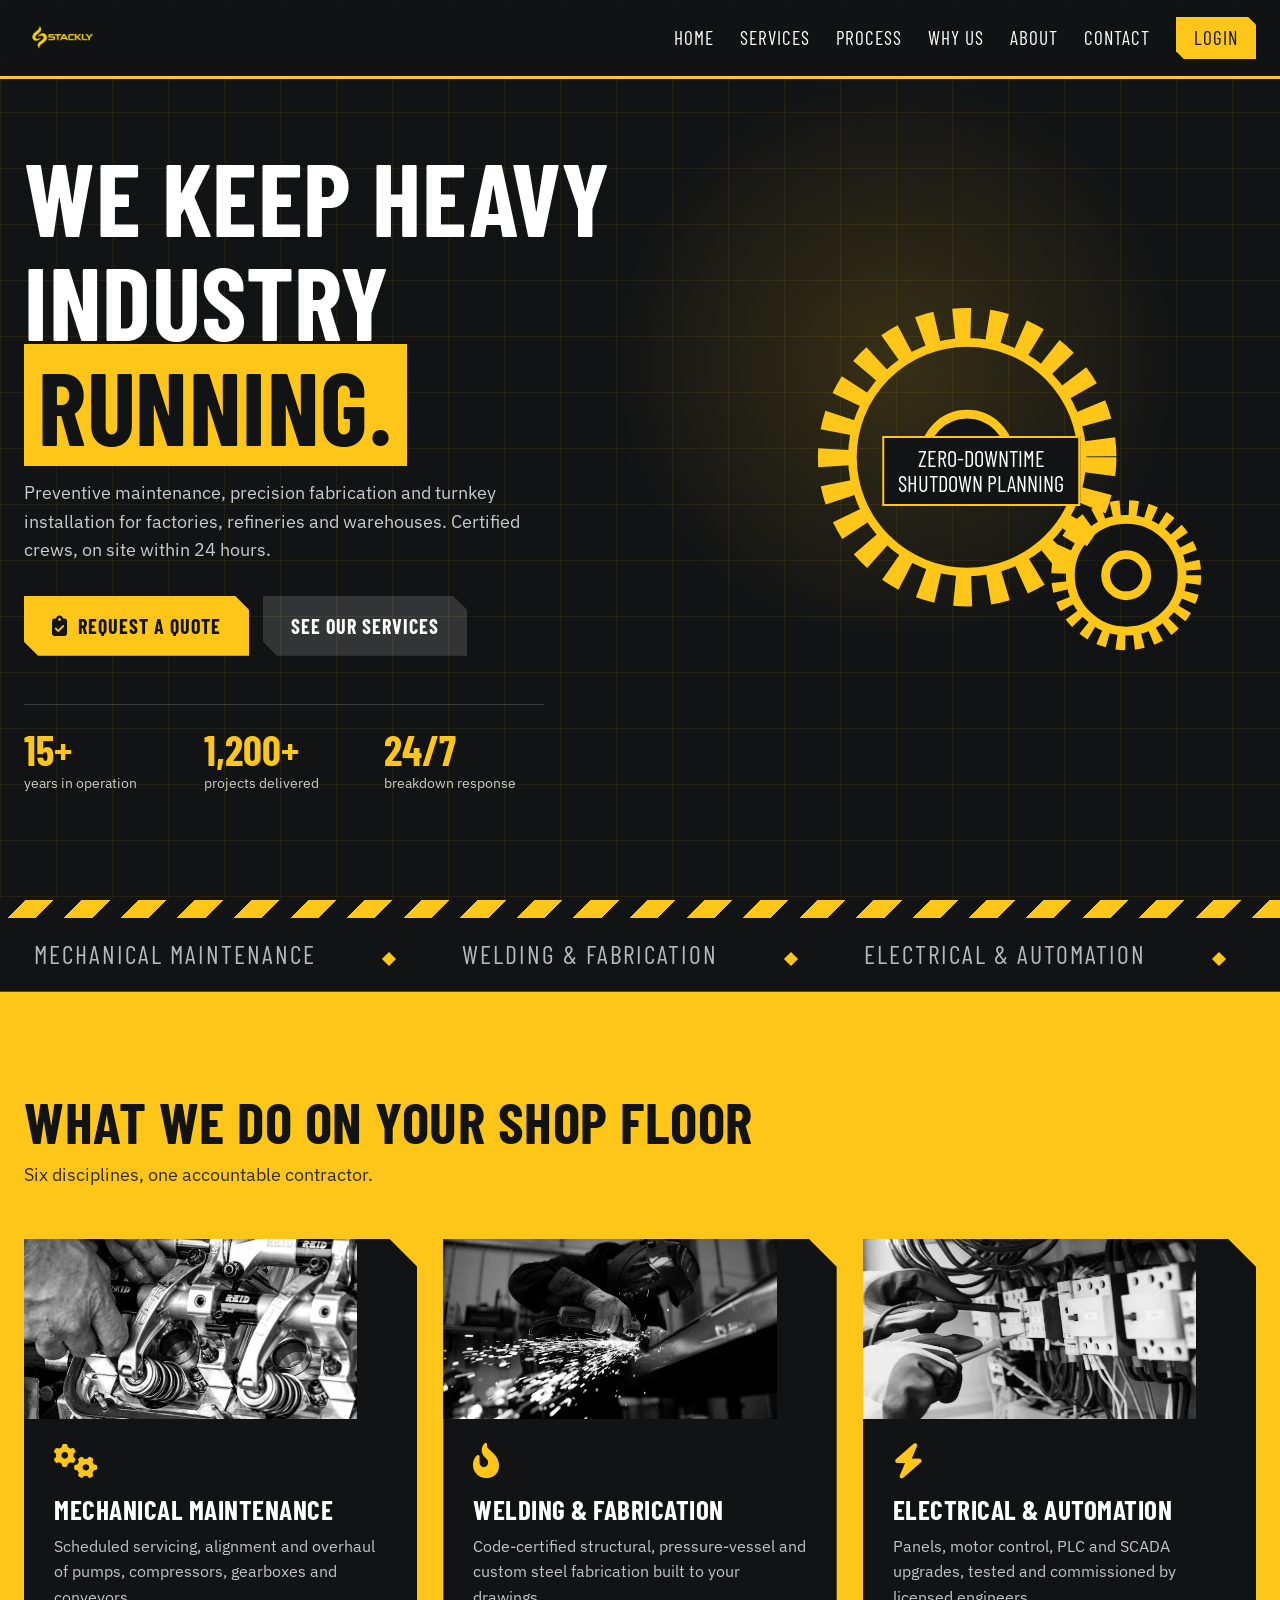
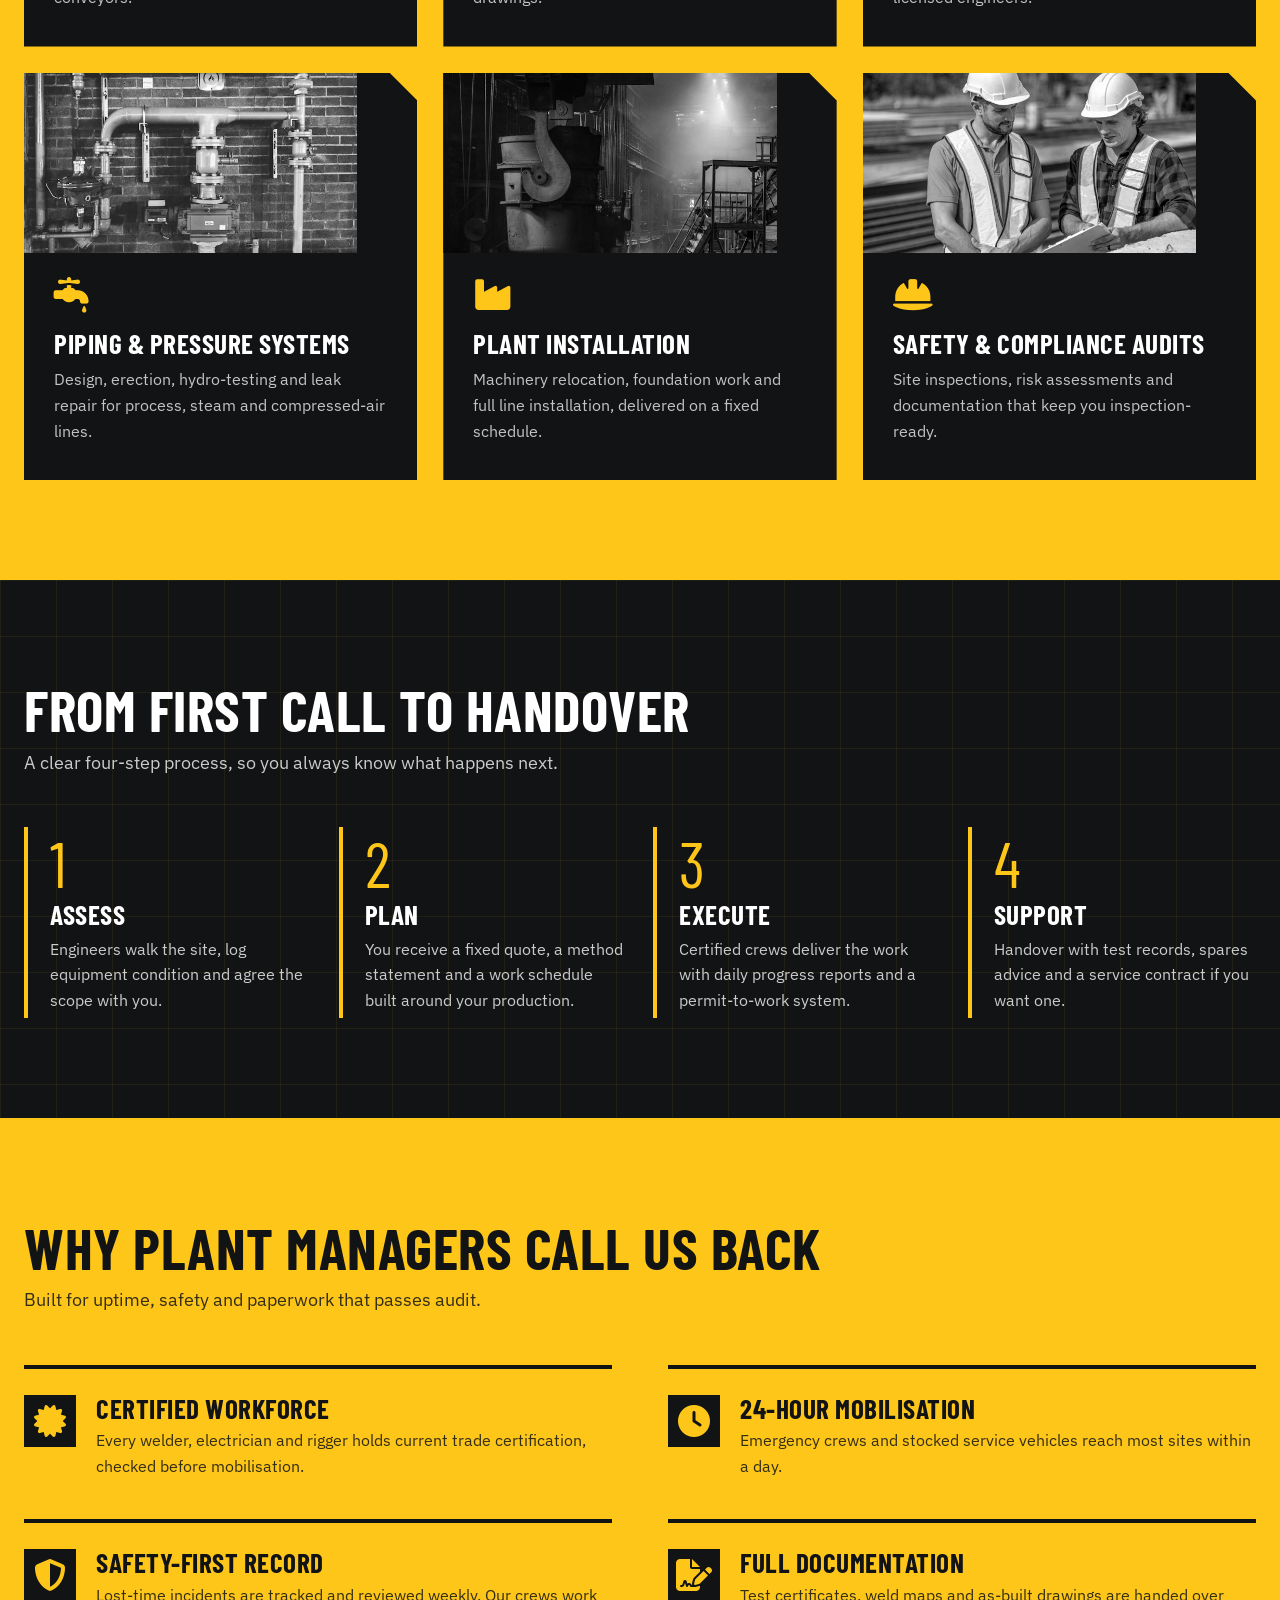
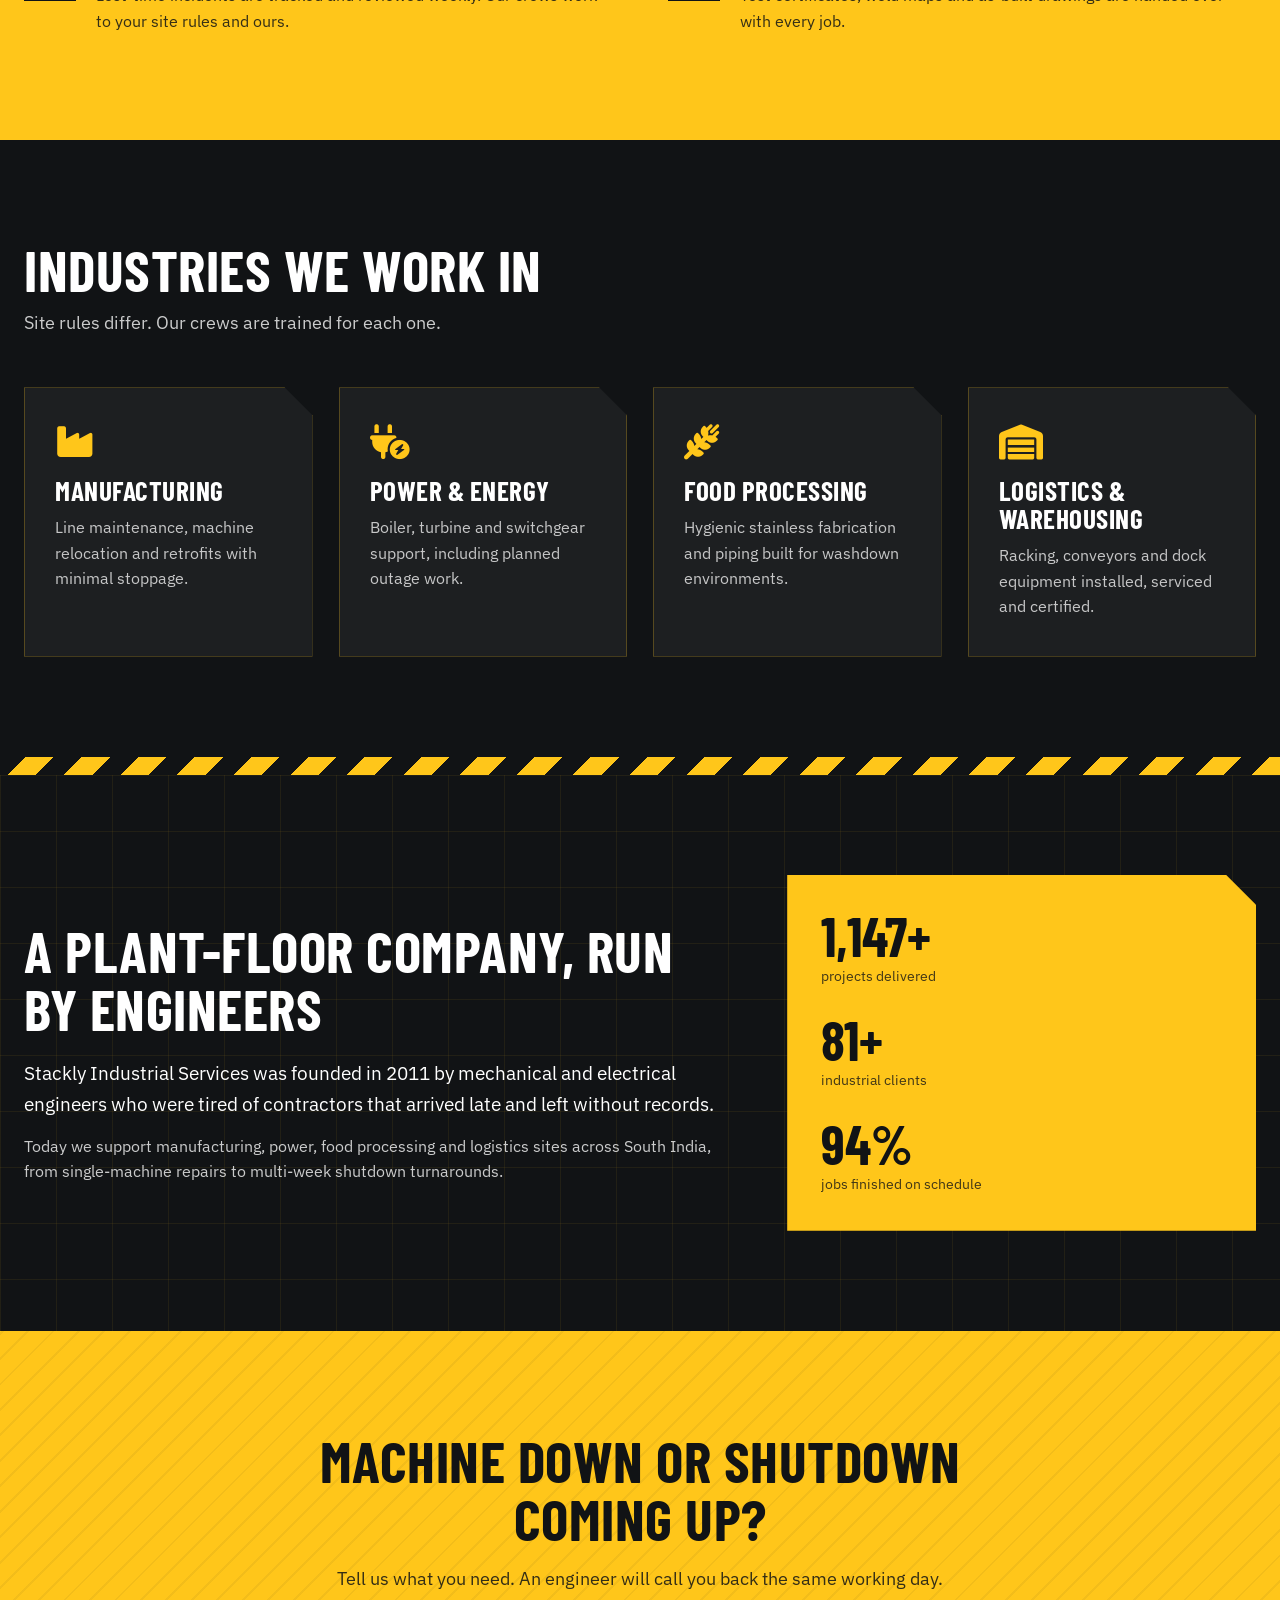
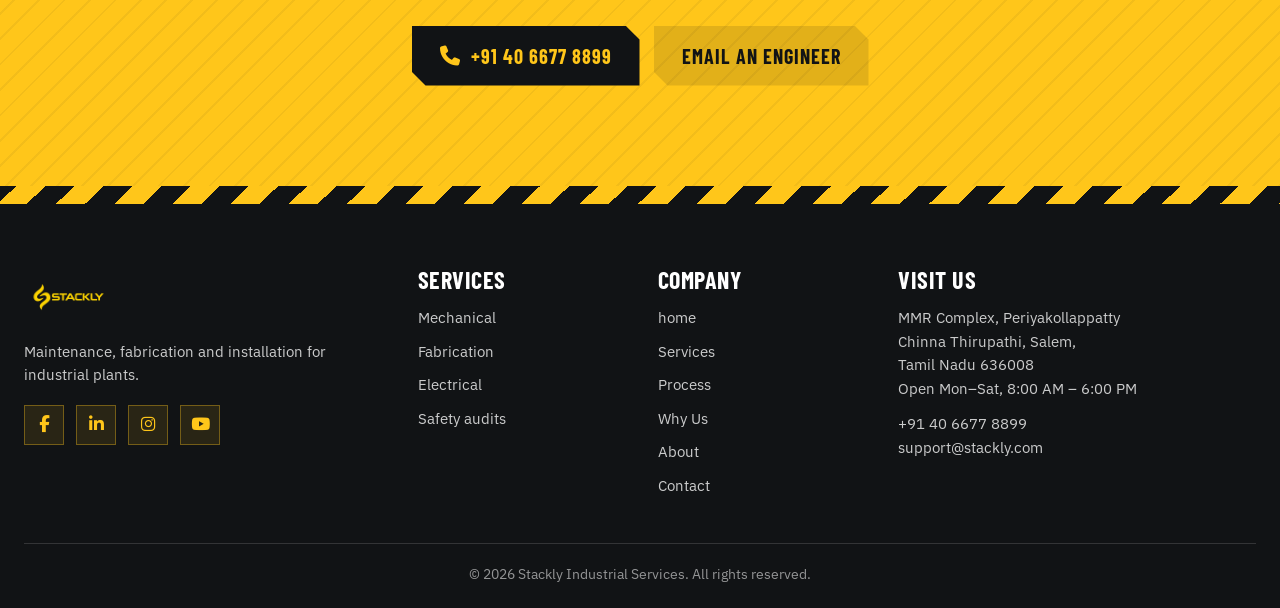
<file: index.html>
<!DOCTYPE html>
<html lang="en">
<head>
  <meta charset="UTF-8">
  <meta name="viewport" content="width=device-width, initial-scale=1.0, viewport-fit=cover">
  <meta name="theme-color" content="#111315">
  <title>Stackly Industrial Services | Maintenance, Fabrication &amp; Installation</title>
  <link rel="preconnect" href="https://fonts.googleapis.com">
  <link rel="preconnect" href="https://fonts.gstatic.com" crossorigin>
  <link href="https://fonts.googleapis.com/css2?family=Barlow+Condensed:wght@600;700&family=IBM+Plex+Sans:wght@400;500;600&display=swap" rel="stylesheet">
  <link rel="stylesheet" href="https://cdnjs.cloudflare.com/ajax/libs/font-awesome/6.4.0/css/all.min.css">
  <link rel="stylesheet" href="./css/styles.css">
</head>
<body class="loading">

  <div id="preloader">
    <div class="pl-box">
      <img src="./assets/logo1.webp" alt="Stackly Industrial Services" class="pl-logo">
      <div class="pl-count"><span id="plNum">0</span>%</div>
      <div class="pl-bar"><span id="plBar"></span></div>
      <p>Starting up the plant</p>
    </div>
  </div>

  <header>
    <div class="hdr">
      <a href="#hero" class="brand"><img src="./assets/logo1.webp" alt="Stackly Industrial Services" class="logo-img"></a>
      <nav id="nav" class="nav">
        <a href="./index.html">Home</a>
        <a href="./html/services.html">Services</a>
        <a href="./html/process.html">Process</a>
        <a href="./html/whyus.html">Why Us</a>
        <a href="./html/about.html">About</a>
        <a href="./html/contact.html">Contact</a>
        <a href="./html/login.html" class="nav-cta">Login</a>
      </nav>
      <button class="menu-toggle" type="button" aria-label="Open menu" aria-expanded="false" aria-controls="nav"><i class="fa-solid fa-bars"></i></button>
    </div>
  </header>

  <!-- HERO -->
  <section id="hero" class="hero on-ink">
    <div class="hero-in">
      <div>
        <h1>We keep heavy industry <em>running.</em></h1>
        <p>Preventive maintenance, precision fabrication and turnkey installation for factories, refineries and warehouses. Certified crews, on site within 24 hours.</p>
        <div class="btns">
          <a href="#contact" class="btn btn-amb"><i class="fa-solid fa-clipboard-check"></i> Request a quote</a>
          <a href="#services" class="btn btn-line">See our services</a>
        </div>
        <div class="hero-stats">
          <div><b data-count="15" data-suf="+">15+</b><span>years in operation</span></div>
          <div><b data-count="1200" data-suf="+">1,200+</b><span>projects delivered</span></div>
          <div><b data-count="24" data-suf="/7">24/7</b><span>breakdown response</span></div>
        </div>
      </div>
      <div class="gear-wrap" aria-hidden="true">
        <svg class="gear gear-a" viewBox="0 0 240 240"><circle cx="120" cy="120" r="92" class="teeth"/><circle cx="120" cy="120" r="80" class="body"/><circle cx="120" cy="120" r="30" class="hub"/></svg>
        <svg class="gear gear-b" viewBox="0 0 120 120"><circle cx="60" cy="60" r="44" class="teeth t2"/><circle cx="60" cy="60" r="38" class="body"/><circle cx="60" cy="60" r="14" class="hub"/></svg>
        <div class="gear-tag">Zero-downtime<br>shutdown planning</div>
      </div>
    </div>
  </section>

  <div class="hazard"></div>

  <div class="ticker on-ink" aria-hidden="true">
    <div class="ticker-track">
      <span>Mechanical maintenance</span><span>Welding &amp; fabrication</span><span>Electrical &amp; automation</span><span>Piping &amp; pressure systems</span><span>Plant installation</span><span>Safety audits</span>
      <span>Mechanical maintenance</span><span>Welding &amp; fabrication</span><span>Electrical &amp; automation</span><span>Piping &amp; pressure systems</span><span>Plant installation</span><span>Safety audits</span>
    </div>
  </div>

  <!-- SERVICES -->
  <section id="services" class="sec on-amb">
    <div class="head rv"><h2>What we do on your shop floor</h2><p>Six disciplines, one accountable contractor.</p></div>
    <div class="grid g3">
      <article id="svc-mechanical" class="card rv"><img class="card-img" src="./assets/i1.webp" alt="Technician servicing an industrial gearbox" loading="lazy" onerror="this.onerror=null;this.classList.add('ill');this.src='./assets/svc-mechanical.svg'"><i class="fa-solid fa-gears"></i><h3>Mechanical maintenance</h3><p>Scheduled servicing, alignment and overhaul of pumps, compressors, gearboxes and conveyors.</p></article>
      <article id="svc-welding" class="card rv"><img class="card-img" src="./assets/i2.webp" alt="Welder fabricating a steel structure" loading="lazy" onerror="this.onerror=null;this.classList.add('ill');this.src='./assets/svc-welding.svg'"><i class="fa-solid fa-fire-flame-curved"></i><h3>Welding &amp; fabrication</h3><p>Code-certified structural, pressure-vessel and custom steel fabrication built to your drawings.</p></article>
      <article id="svc-electrical" class="card rv"><img class="card-img" src="./assets/i3.webp" alt="Engineer working on an industrial control panel" loading="lazy" onerror="this.onerror=null;this.classList.add('ill');this.src='./assets/svc-electrical.svg'"><i class="fa-solid fa-bolt"></i><h3>Electrical &amp; automation</h3><p>Panels, motor control, PLC and SCADA upgrades, tested and commissioned by licensed engineers.</p></article>
      <article id="svc-piping" class="card rv"><img class="card-img" src="./assets/i4.webp" alt="Industrial pipework at a process plant" loading="lazy" onerror="this.onerror=null;this.classList.add('ill');this.src='./assets/svc-piping.svg'"><i class="fa-solid fa-faucet-drip"></i><h3>Piping &amp; pressure systems</h3><p>Design, erection, hydro-testing and leak repair for process, steam and compressed-air lines.</p></article>
      <article id="svc-installation" class="card rv"><img class="card-img" src="./assets/i5.webp" alt="Crane lifting machinery into a factory" loading="lazy" onerror="this.onerror=null;this.classList.add('ill');this.src='./assets/svc-installation.svg'"><i class="fa-solid fa-industry"></i><h3>Plant installation</h3><p>Machinery relocation, foundation work and full line installation, delivered on a fixed schedule.</p></article>
      <article id="svc-safety" class="card rv"><img class="card-img" src="./assets/i6.webp" alt="Inspector auditing a plant floor in safety gear" loading="lazy" onerror="this.onerror=null;this.classList.add('ill');this.src='./assets/svc-safety.svg'"><i class="fa-solid fa-helmet-safety"></i><h3>Safety &amp; compliance audits</h3><p>Site inspections, risk assessments and documentation that keep you inspection-ready.</p></article>
    </div>
  </section>

  <!-- PROCESS -->
  <section id="process" class="sec on-ink">
    <div class="head rv"><h2>From first call to handover</h2><p>A clear four-step process, so you always know what happens next.</p></div>
    <div class="grid g4 steps">
      <div class="step rv"><span>1</span><h3>Assess</h3><p>Engineers walk the site, log equipment condition and agree the scope with you.</p></div>
      <div class="step rv"><span>2</span><h3>Plan</h3><p>You receive a fixed quote, a method statement and a work schedule built around your production.</p></div>
      <div class="step rv"><span>3</span><h3>Execute</h3><p>Certified crews deliver the work with daily progress reports and a permit-to-work system.</p></div>
      <div class="step rv"><span>4</span><h3>Support</h3><p>Handover with test records, spares advice and a service contract if you want one.</p></div>
    </div>
  </section>

  <!-- WHY US -->
  <section id="why" class="sec on-amb">
    <div class="head rv"><h2>Why plant managers call us back</h2><p>Built for uptime, safety and paperwork that passes audit.</p></div>
    <div class="grid g2 why">
      <div class="why-item rv"><i class="fa-solid fa-certificate"></i><div><h3>Certified workforce</h3><p>Every welder, electrician and rigger holds current trade certification, checked before mobilisation.</p></div></div>
      <div class="why-item rv"><i class="fa-solid fa-clock"></i><div><h3>24-hour mobilisation</h3><p>Emergency crews and stocked service vehicles reach most sites within a day.</p></div></div>
      <div class="why-item rv"><i class="fa-solid fa-shield-halved"></i><div><h3>Safety-first record</h3><p>Lost-time incidents are tracked and reviewed weekly. Our crews work to your site rules and ours.</p></div></div>
      <div class="why-item rv"><i class="fa-solid fa-file-signature"></i><div><h3>Full documentation</h3><p>Test certificates, weld maps and as-built drawings are handed over with every job.</p></div></div>
    </div>
  </section>

  <!-- INDUSTRIES -->
  <section id="industries" class="sec on-ink">
    <div class="head rv"><h2>Industries we work in</h2><p>Site rules differ. Our crews are trained for each one.</p></div>
    <div class="grid g4">
      <article class="card rv"><i class="fa-solid fa-industry"></i><h3>Manufacturing</h3><p>Line maintenance, machine relocation and retrofits with minimal stoppage.</p></article>
      <article class="card rv"><i class="fa-solid fa-plug-circle-bolt"></i><h3>Power &amp; energy</h3><p>Boiler, turbine and switchgear support, including planned outage work.</p></article>
      <article class="card rv"><i class="fa-solid fa-wheat-awn"></i><h3>Food processing</h3><p>Hygienic stainless fabrication and piping built for washdown environments.</p></article>
      <article class="card rv"><i class="fa-solid fa-warehouse"></i><h3>Logistics &amp; warehousing</h3><p>Racking, conveyors and dock equipment installed, serviced and certified.</p></article>
    </div>
  </section>

  <div class="hazard"></div>

  <!-- ABOUT -->
  <section id="about" class="sec on-ink">
    <div class="about">
      <div class="rv">
        <h2>A plant-floor company, run by engineers</h2>
        <p class="lead">Stackly Industrial Services was founded in 2011 by mechanical and electrical engineers who were tired of contractors that arrived late and left without records.</p>
        <p>Today we support manufacturing, power, food processing and logistics sites across South India, from single-machine repairs to multi-week shutdown turnarounds.</p>
      </div>
      <div class="stat-panel rv">
        <div><b data-count="1200" data-suf="+">1,200+</b><span>projects delivered</span></div>
        <div><b data-count="85" data-suf="+">85+</b><span>industrial clients</span></div>
        <div><b data-count="98" data-suf="%">98%</b><span>jobs finished on schedule</span></div>
      </div>
    </div>
  </section>

  <!-- CTA -->
  <section id="contact" class="sec on-amb cta">
    <div class="rv">
      <h2>Machine down or shutdown coming up?</h2>
      <p>Tell us what you need. An engineer will call you back the same working day.</p>
      <div class="btns">
        <a href="./html/404.html" class="btn btn-ink"><i class="fa-solid fa-phone"></i> +91 40 6677 8899</a>
        <a href="./html/404.html" class="btn btn-line-ink">Email an engineer</a>
      </div>
    </div>
  </section>

  <footer class="on-ink">
    <div class="foot">
      <div>
  <a href="#hero" class="brand"><img src="./assets/logo1.webp" alt="Stackly Industrial Services" class="logo-img"></a>
  <p>Maintenance, fabrication and installation for industrial plants.</p>
  <div class="social">
    <a href="./html/404.html" aria-label="Facebook"><i class="fa-brands fa-facebook-f"></i></a>
    <a href="./html/404.html" aria-label="LinkedIn"><i class="fa-brands fa-linkedin-in"></i></a>
    <a href="./html/404.html" aria-label="Instagram"><i class="fa-brands fa-instagram"></i></a>
    <a href="./html/404.html" aria-label="YouTube"><i class="fa-brands fa-youtube"></i></a>
  </div>
</div>
      <div>
        <h4>Services</h4>
        <ul><li><a href="./html/404.html">Mechanical</a></li><li><a href="./html/404.html">Fabrication</a></li><li><a href="./html/404.html">Electrical</a></li><li><a href="./html/404.html">Safety audits</a></li></ul>
      </div>
      <div>
        <h4>Company</h4>
        <ul><li><a href="./index.html">home</a></li><li><a href="./html/services.html">Services</a></li><li><a href="./html/process.html">Process</a></li><li><a href="./html/whyus.html">Why Us</a></li><li><a href="./html/about.html">About</a></li><li><a href="./html/contact.html">Contact</a></li><li>
      </div>
      <div>
        <h4>Visit us</h4>
        <address>MMR Complex, Periyakollappatty<br>Chinna Thirupathi, Salem,<br>Tamil Nadu 636008<br>Open Mon–Sat, 8:00 AM – 6:00 PM</address>
        <p><a href="./html/404.html">+91 40 6677 8899</a><br><a href="./html/404.html">support@stackly.com</a></p>
      </div>
      
    </div>
    <p class="copy">&copy; 2026 Stackly Industrial Services. All rights reserved.</p>
  </footer>

  <script src="./js/script.js"></script>
</body>
</html>
</file>
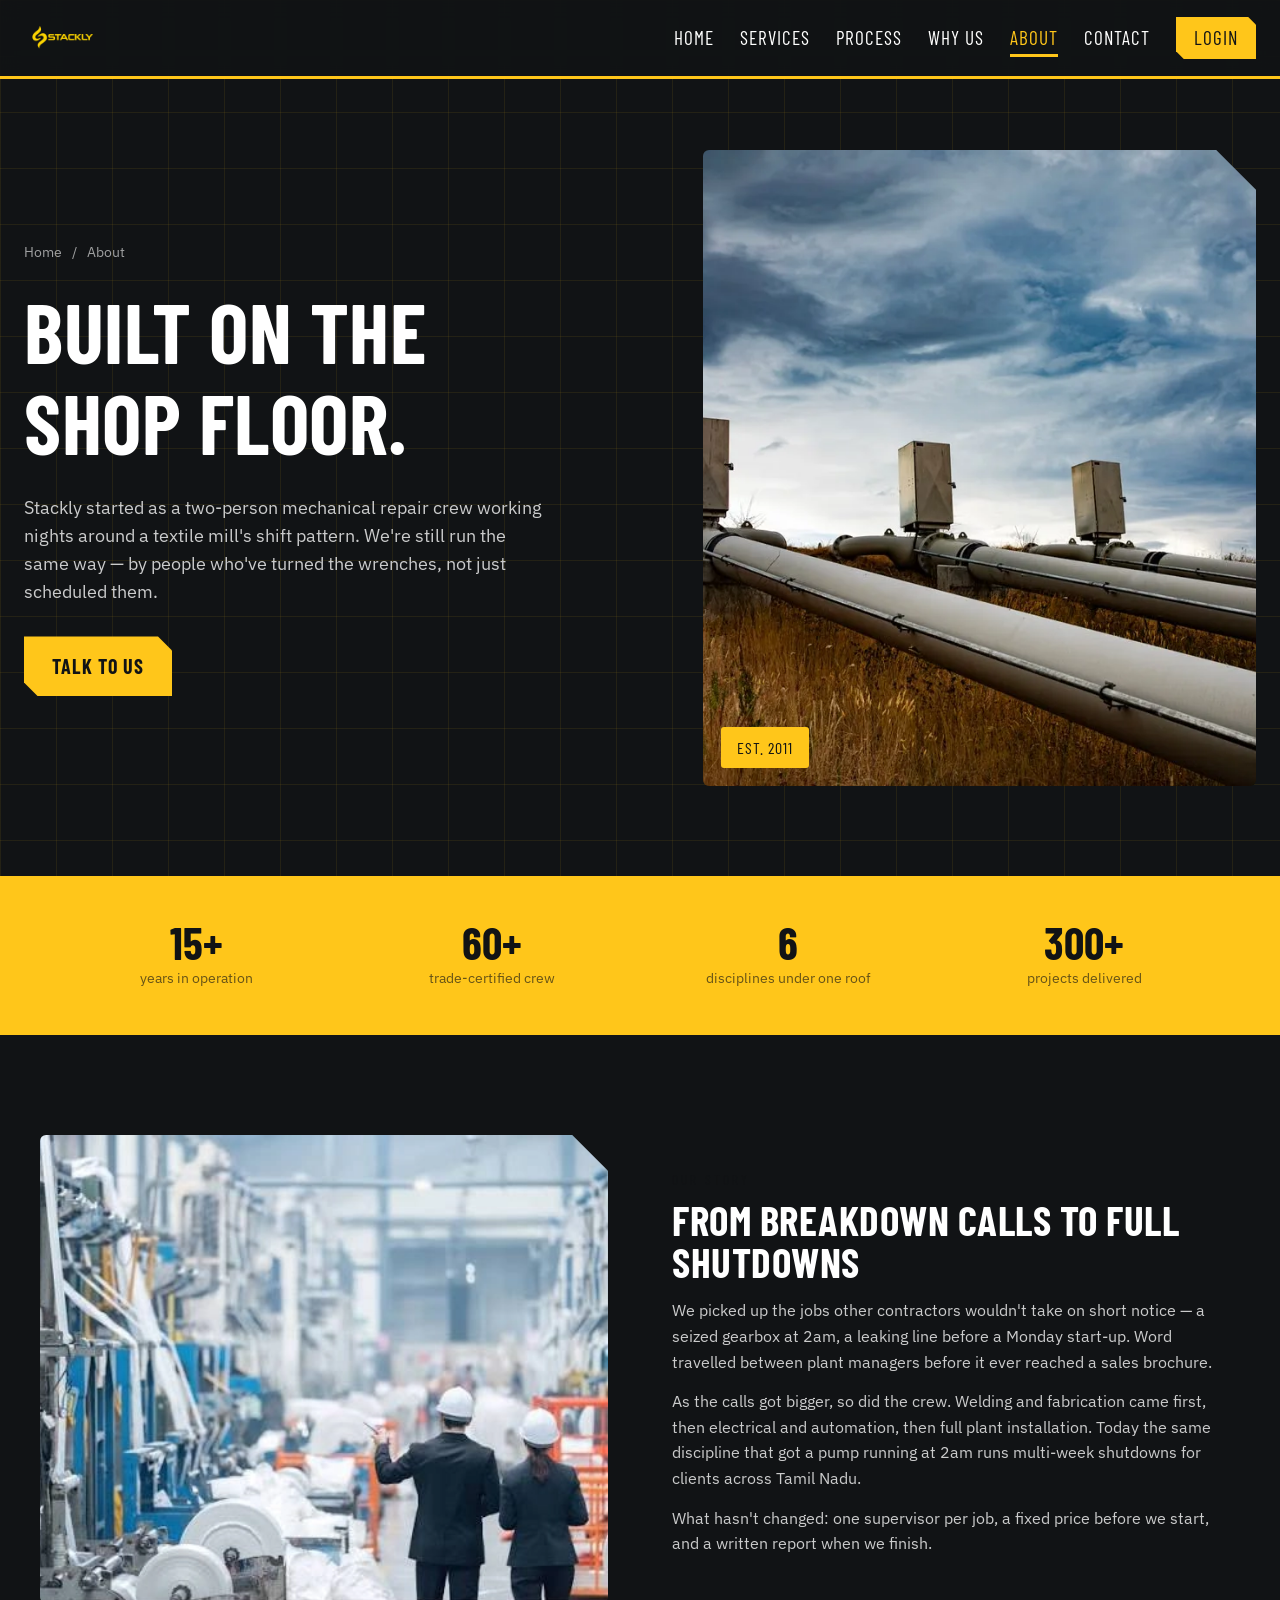
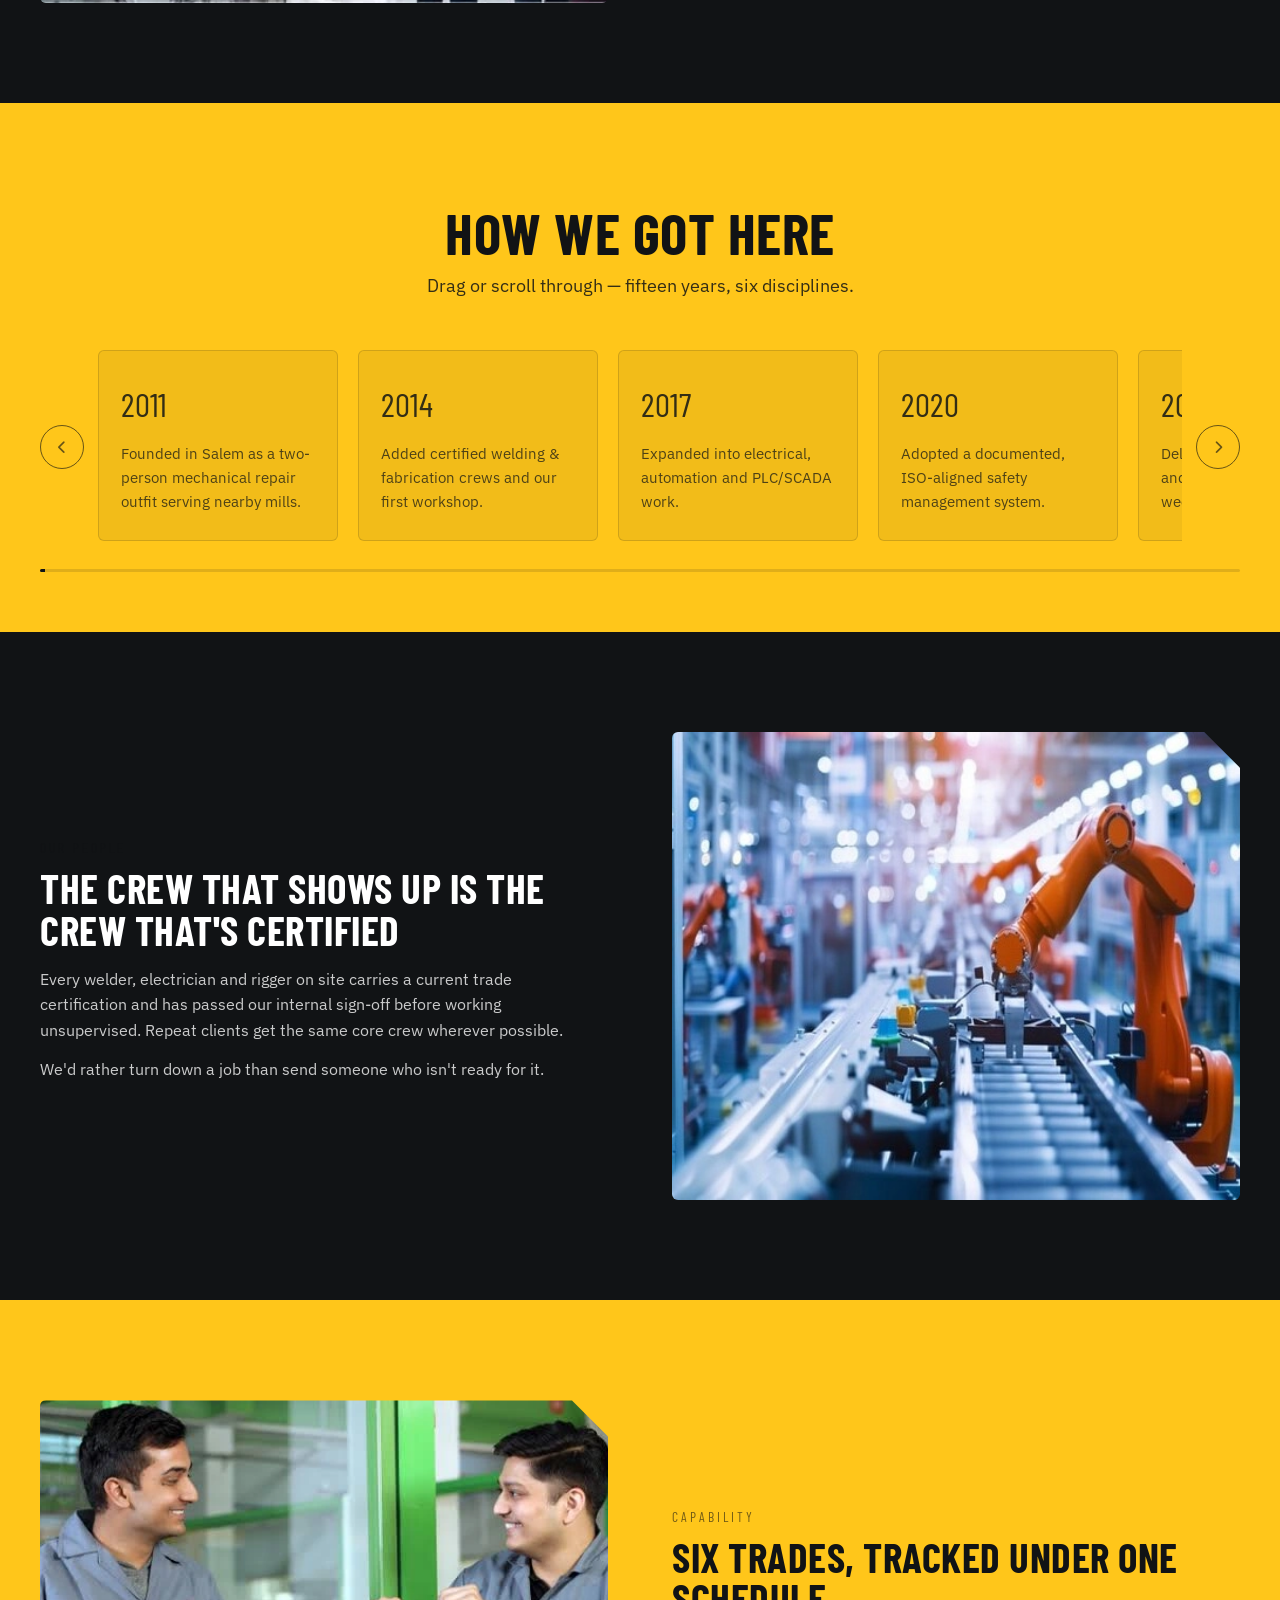
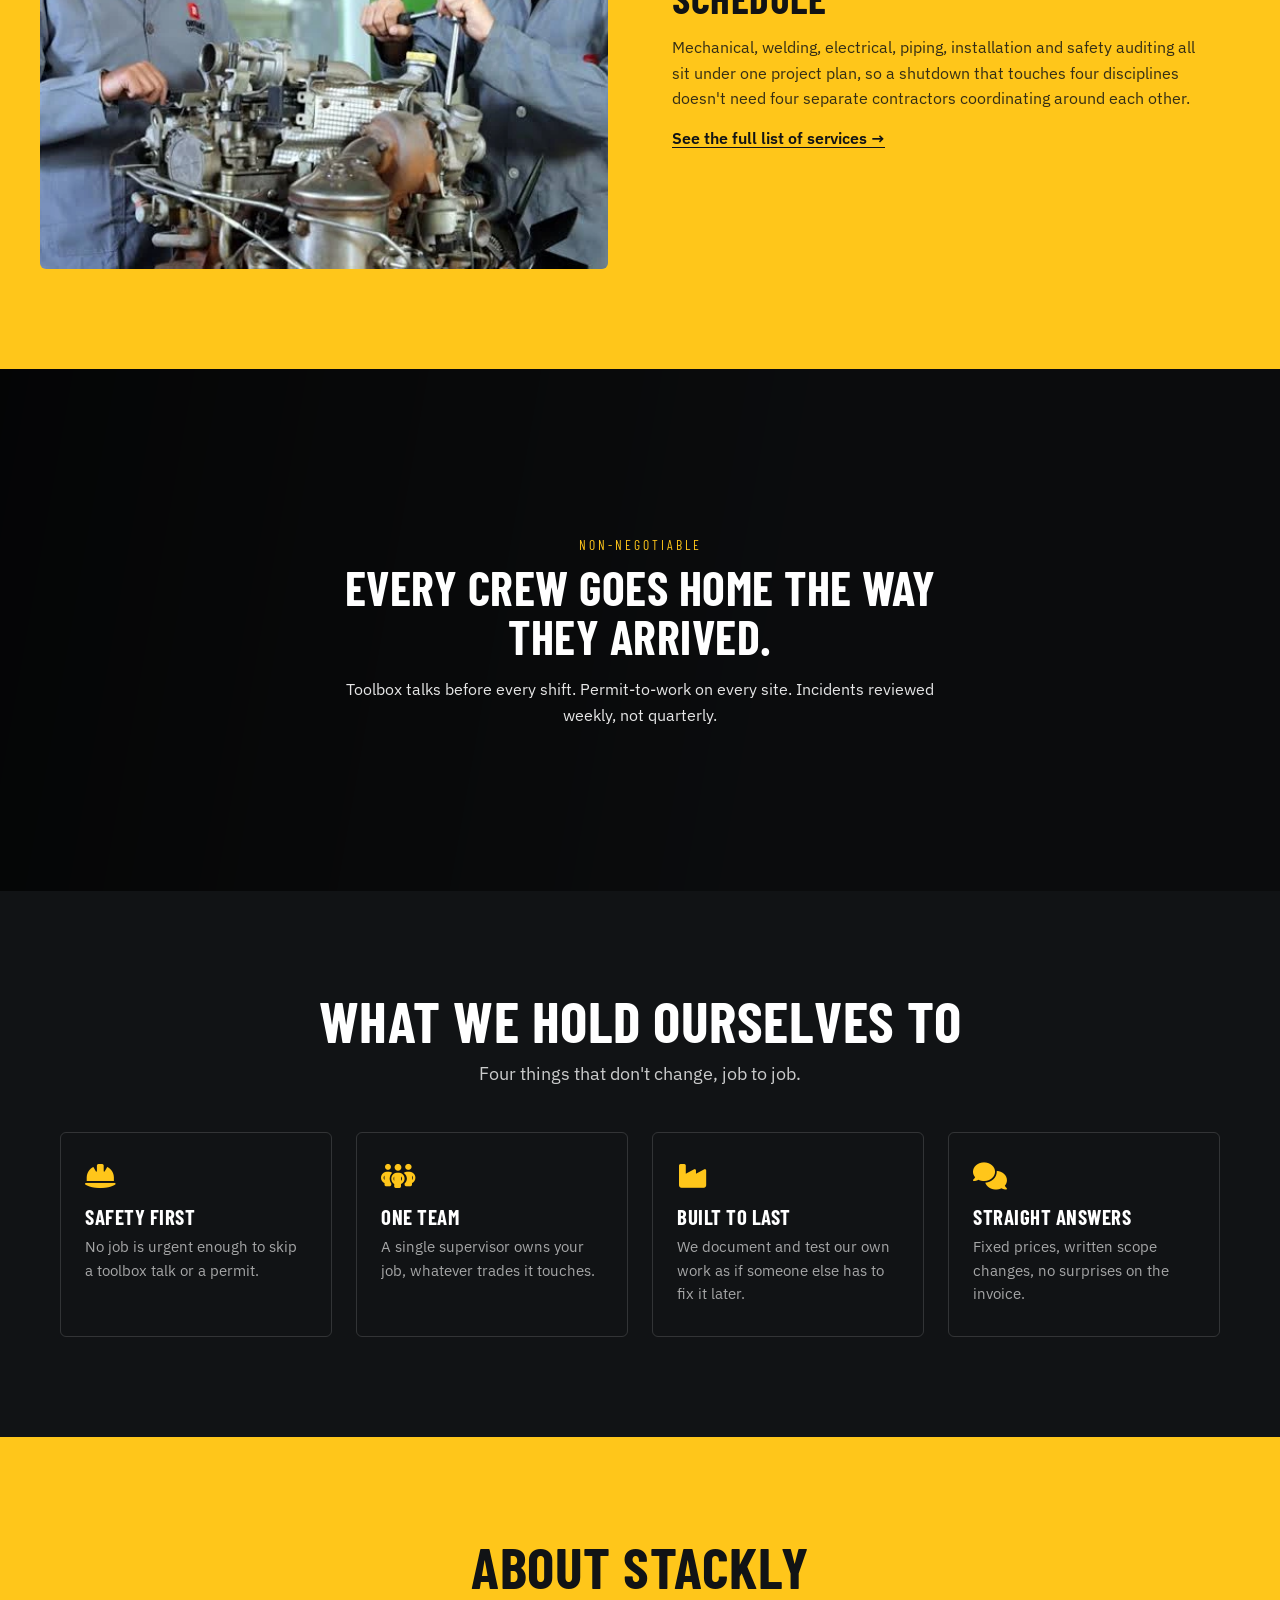
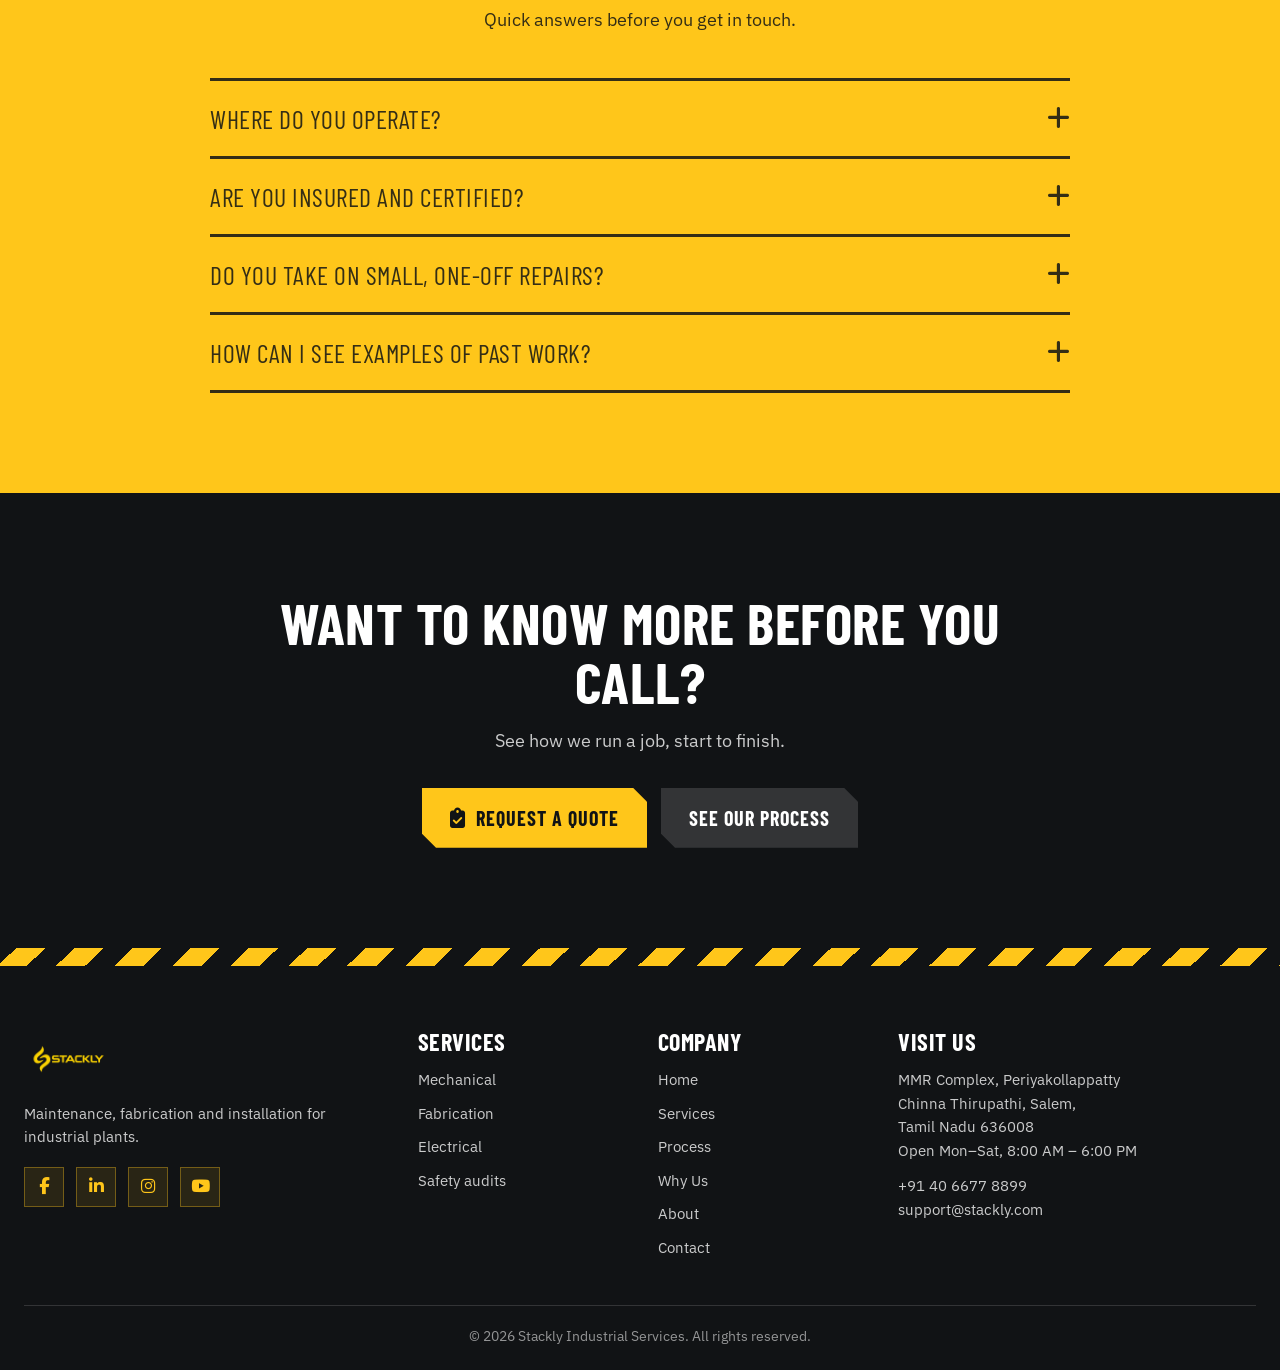
<file: html/about.html>
<!DOCTYPE html>
<html lang="en">
<head>
  <meta charset="UTF-8">
  <meta name="viewport" content="width=device-width, initial-scale=1.0, viewport-fit=cover">
  <meta name="theme-color" content="#1B3444">
  <title>About | Stackly Industrial Services</title>
  <link rel="preconnect" href="https://fonts.googleapis.com">
  <link rel="preconnect" href="https://fonts.gstatic.com" crossorigin>
  <link href="https://fonts.googleapis.com/css2?family=Barlow+Condensed:wght@600;700&family=IBM+Plex+Sans:wght@400;500;600&display=swap" rel="stylesheet">
  <link rel="stylesheet" href="https://cdnjs.cloudflare.com/ajax/libs/font-awesome/6.4.0/css/all.min.css">
  <link rel="stylesheet" href="../css/styles.css">
  <link rel="stylesheet" href="../css/about.css">
</head>
<body>

  <header>
    <div class="hdr">
      <a href="../index.html" class="brand"><img src="../assets/logo1.webp" alt="Stackly Industrial Services" class="logo-img"></a>
      <nav id="nav" class="nav">
        <a href="../index.html">Home</a>
        <a href="./services.html">Services</a>
        <a href="./process.html">Process</a>
        <a href="./whyus.html">Why Us</a>
        <a href="./about.html" aria-current="page">About</a>
        <a href="./contact.html">Contact</a>
        <a href="./404.html" class="nav-cta">Login</a>
      </nav>
      <button class="menu-toggle" type="button" aria-label="Open menu" aria-expanded="false" aria-controls="nav"><i class="fa-solid fa-bars"></i></button>
    </div>
  </header>

  <section class="ab-hero on-ink">
    <div class="ab-hero-in">
      <div class="ab-hero-text">
        <nav class="crumbs" aria-label="Breadcrumb"><a href="../index.html">Home</a><span aria-hidden="true">/</span><span>About</span></nav>
        <h1><span class="ln"><span>Built on the</span></span><span class="ln"><span>shop floor.</span></span></h1>
        <p>Stackly started as a two-person mechanical repair crew working nights around a textile mill's shift pattern. We're still run the same way &mdash; by people who've turned the wrenches, not just scheduled them.</p>
        <a href="../index.html#contact" class="btn btn-amb">Talk to us</a>
      </div>
      <figure class="ab-hero-fig">
        <img src="../assets/i30.webp" alt="Large industrial pipes under a cloudy sky" loading="lazy" onerror="this.onerror=null;this.classList.add('ill');this.src='../assets/svc-piping.svg'">
        <span class="badge">Est. 2011</span>
      </figure>
    </div>
  </section>

  <section class="ab-stats on-amb">
    <div class="ab-stats-in">
      <div><b data-count="15" data-suffix="+">0</b><span>years in operation</span></div>
      <div><b data-count="60" data-suffix="+">0</b><span>trade-certified crew</span></div>
      <div><b data-count="6">0</b><span>disciplines under one roof</span></div>
      <div><b data-count="300" data-suffix="+">0</b><span>projects delivered</span></div>
    </div>
  </section>

  <section class="ab-story on-ink">
    <div class="story-in">
      <figure class="story-fig">
        <img src="../assets/i31.webp" alt="Technicians repairing industrial machinery" loading="lazy" onerror="this.onerror=null;this.classList.add('ill');this.src='../assets/svc-mechanical.svg'">
      </figure>
      <div class="story-body">
        <span class="eyebrow">Our story</span>
        <h2>From breakdown calls to full shutdowns</h2>
        <p>We picked up the jobs other contractors wouldn't take on short notice &mdash; a seized gearbox at 2am, a leaking line before a Monday start-up. Word travelled between plant managers before it ever reached a sales brochure.</p>
        <p>As the calls got bigger, so did the crew. Welding and fabrication came first, then electrical and automation, then full plant installation. Today the same discipline that got a pump running at 2am runs multi-week shutdowns for clients across Tamil Nadu.</p>
        <p>What hasn't changed: one supervisor per job, a fixed price before we start, and a written report when we finish.</p>
      </div>
    </div>
  </section>

  <section class="ab-timeline on-amb" id="timeline">
    <div class="head"><h2>How we got here</h2><p>Drag or scroll through &mdash; fifteen years, six disciplines.</p></div>
    <div class="tl-wrap">
      <button class="tl-arrow tl-prev" type="button" aria-label="Earlier"><i class="fa-solid fa-chevron-left"></i></button>
      <div class="tl-track" id="tlTrack">
        <div class="tl-card"><span class="tl-year">2011</span><p>Founded in Salem as a two-person mechanical repair outfit serving nearby mills.</p></div>
        <div class="tl-card"><span class="tl-year">2014</span><p>Added certified welding &amp; fabrication crews and our first workshop.</p></div>
        <div class="tl-card"><span class="tl-year">2017</span><p>Expanded into electrical, automation and PLC/SCADA work.</p></div>
        <div class="tl-card"><span class="tl-year">2020</span><p>Adopted a documented, ISO-aligned safety management system.</p></div>
        <div class="tl-card"><span class="tl-year">2023</span><p>Delivered our 250th project and began taking on multi-week shutdowns.</p></div>
        <div class="tl-card tl-now"><span class="tl-year">2026</span><p>Six disciplines, one accountable team, serving plants across Tamil Nadu.</p></div>
      </div>
      <button class="tl-arrow tl-next" type="button" aria-label="Later"><i class="fa-solid fa-chevron-right"></i></button>
    </div>
    <div class="tl-bar"><span id="tlFill"></span></div>
  </section>

  <section class="ab-story rev on-ink">
    <div class="story-in">
      <figure class="story-fig">
        <img src="../assets/i32.webp" alt="Welder working with sparks in a fabrication shop" loading="lazy" onerror="this.onerror=null;this.classList.add('ill');this.src='../assets/svc-welding.svg'">
      </figure>
      <div class="story-body">
        <span class="eyebrow">Our people</span>
        <h2>The crew that shows up is the crew that's certified</h2>
        <p>Every welder, electrician and rigger on site carries a current trade certification and has passed our internal sign-off before working unsupervised. Repeat clients get the same core crew wherever possible.</p>
        <p>We'd rather turn down a job than send someone who isn't ready for it.</p>
      </div>
    </div>
  </section>

  <section class="ab-story on-amb">
    <div class="story-in">
      <figure class="story-fig">
        <img src="../assets/i33.webp" alt="Technician working inside an industrial electrical panel" loading="lazy" onerror="this.onerror=null;this.classList.add('ill');this.src='../assets/svc-electrical.svg'">
      </figure>
      <div class="story-body">
        <span class="eyebrow">Capability</span>
        <h2>Six trades, tracked under one schedule</h2>
        <p>Mechanical, welding, electrical, piping, installation and safety auditing all sit under one project plan, so a shutdown that touches four disciplines doesn't need four separate contractors coordinating around each other.</p>
        <p><a href="./services.html">See the full list of services &rarr;</a></p>
      </div>
    </div>
  </section>

  <section class="ab-banner" style="--bg: url('../assets/i40.webp')">
    <img class="ab-banner-fallback" src="../assets/i34.webp" alt="" onerror="this.onerror=null;this.closest('.ab-banner').classList.add('ill')">
    <i class="fa-solid fa-helmet-safety ab-banner-icon" aria-hidden="true"></i>
    <div class="ab-banner-in">
      <span class="eyebrow">Non-negotiable</span>
      <h2>Every crew goes home the way they arrived.</h2>
      <p>Toolbox talks before every shift. Permit-to-work on every site. Incidents reviewed weekly, not quarterly.</p>
    </div>
  </section>

  <section class="ab-values on-ink">
    <div class="head"><h2>What we hold ourselves to</h2><p>Four things that don't change, job to job.</p></div>
    <div class="values-grid">
      <div class="value"><i class="fa-solid fa-helmet-safety"></i><h3>Safety first</h3><p>No job is urgent enough to skip a toolbox talk or a permit.</p></div>
      <div class="value"><i class="fa-solid fa-people-group"></i><h3>One team</h3><p>A single supervisor owns your job, whatever trades it touches.</p></div>
      <div class="value"><i class="fa-solid fa-industry"></i><h3>Built to last</h3><p>We document and test our own work as if someone else has to fix it later.</p></div>
      <div class="value"><i class="fa-solid fa-comments"></i><h3>Straight answers</h3><p>Fixed prices, written scope changes, no surprises on the invoice.</p></div>
    </div>
  </section>

  <section class="sec on-amb" id="faq">
    <div class="head"><h2>About Stackly</h2><p>Quick answers before you get in touch.</p></div>
    <div class="faq">
      <div class="faq-item"><button type="button" class="faq-q" aria-expanded="false">Where do you operate?<i class="fa-solid fa-plus"></i></button><div class="faq-a"><div><p>We're based in Salem, Tamil Nadu, and regularly serve plants across the surrounding industrial belt.</p></div></div></div>
      <div class="faq-item"><button type="button" class="faq-q" aria-expanded="false">Are you insured and certified?<i class="fa-solid fa-plus"></i></button><div class="faq-a"><div><p>Yes. We carry standard contractor liability cover and can share certifications and insurance documents as part of your vendor approval process.</p></div></div></div>
      <div class="faq-item"><button type="button" class="faq-q" aria-expanded="false">Do you take on small, one-off repairs?<i class="fa-solid fa-plus"></i></button><div class="faq-a"><div><p>Yes &mdash; from a single pump overhaul to a full shutdown, the same assessment-to-handover process applies either way.</p></div></div></div>
      <div class="faq-item"><button type="button" class="faq-q" aria-expanded="false">How can I see examples of past work?<i class="fa-solid fa-plus"></i></button><div class="faq-a"><div><p>Get in touch and we'll walk you through relevant past projects and references for your industry.</p></div></div></div>
    </div>
  </section>

  <section class="sec on-ink cta">
    <div>
      <h2>Want to know more before you call?</h2>
      <p>See how we run a job, start to finish.</p>
      <div class="btns">
        <a href="../index.html#contact" class="btn btn-amb"><i class="fa-solid fa-clipboard-check"></i> Request a quote</a>
        <a href="./process.html" class="btn btn-line">See our process</a>
      </div>
    </div>
  </section>

  <footer class="on-ink">
    <div class="foot">
      <div>
        <a href="../index.html" class="brand"><img src="../assets/logo1.webp" alt="Stackly Industrial Services" class="logo-img"></a>
        <p>Maintenance, fabrication and installation for industrial plants.</p>
        <div class="social">
    <a href="./html/404.html" aria-label="Facebook"><i class="fa-brands fa-facebook-f"></i></a>
    <a href="./html/404.html" aria-label="LinkedIn"><i class="fa-brands fa-linkedin-in"></i></a>
    <a href="./html/404.html" aria-label="Instagram"><i class="fa-brands fa-instagram"></i></a>
    <a href="./html/404.html" aria-label="YouTube"><i class="fa-brands fa-youtube"></i></a>
  </div>
      </div>
      <div>
        <h4>Services</h4>
        <ul><li><a href="./services.html#mechanical">Mechanical</a></li><li><a href="./services.html#welding">Fabrication</a></li><li><a href="./services.html#electrical">Electrical</a></li><li><a href="./services.html#safety">Safety audits</a></li></ul>
      </div>
      <div>
        <h4>Company</h4>
        <ul><li><a href="../index.html">Home</a></li><li><a href="./services.html">Services</a></li><li><a href="./process.html">Process</a></li><li><a href="./whyus.html">Why Us</a></li><li><a href="./about.html">About</a></li><li><a href="./contact.html">Contact</a></li></ul>
      </div>
      <div>
        <h4>Visit us</h4>
        <address>MMR Complex, Periyakollappatty<br>Chinna Thirupathi, Salem,<br>Tamil Nadu 636008<br>Open Mon–Sat, 8:00 AM – 6:00 PM</address>
        <p><a href="./404.html">+91 40 6677 8899</a><br><a href="./404.html">support@stackly.com</a></p>
      </div>
    </div>
    <p class="copy">&copy; 2026 Stackly Industrial Services. All rights reserved.</p>
  </footer>

  <script src="../js/about.js"></script>
</body>
</html>
</file>
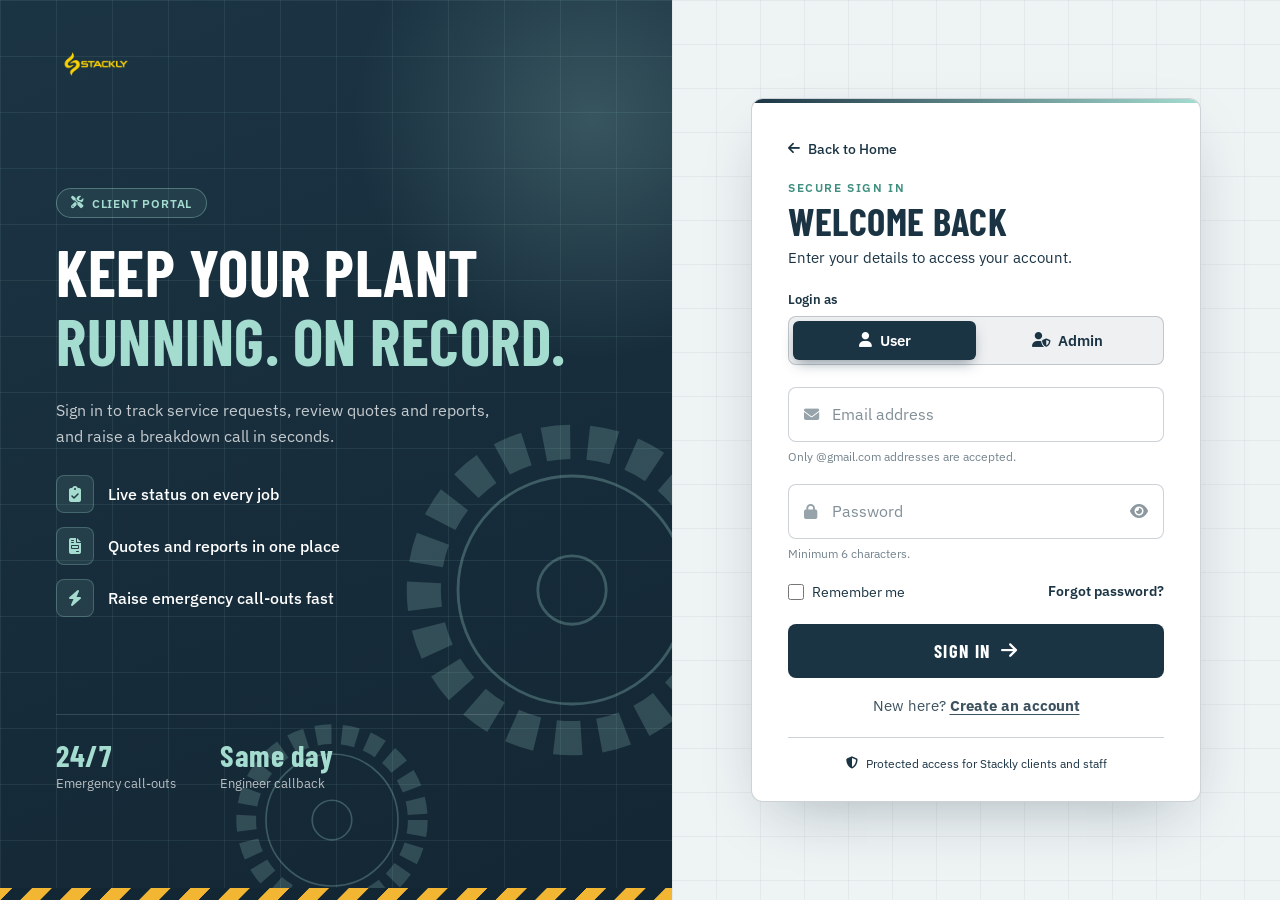
<file: html/admin-dashboard.html>
<!DOCTYPE html>
<html lang="en">
<head>
  <meta charset="UTF-8">
  <meta name="viewport" content="width=device-width, initial-scale=1.0, viewport-fit=cover">
  <meta name="theme-color" content="#1B3444">
  <title>Admin Console | Stackly Industrial Services</title>
  <link rel="preconnect" href="https://fonts.googleapis.com">
  <link rel="preconnect" href="https://fonts.gstatic.com" crossorigin>
  <link href="https://fonts.googleapis.com/css2?family=Barlow+Condensed:wght@600;700&family=IBM+Plex+Sans:wght@400;500;600&display=swap" rel="stylesheet">
  <link rel="stylesheet" href="https://cdnjs.cloudflare.com/ajax/libs/font-awesome/6.4.0/css/all.min.css">
  <style>
/* STACKLY INDUSTRIAL — user-dashboard.css */
:root{
  --ink:#1B3444; --ink-2:#132633; --acc:#A5DCD0; --amber:#F2B632;
  --bg:#EEF3F4; --card:#fff; --line:rgba(27,52,68,.14); --muted:rgba(27,52,68,.66);
  --ok:#2fae66; --bad:#e5484d; --teal:#3f8f80;
  --font-h:'Barlow Condensed',sans-serif; --font-b:'IBM Plex Sans',system-ui,sans-serif;
  --ease:cubic-bezier(.2,.8,.2,1); --sw:264px;
}
*{box-sizing:border-box;margin:0;padding:0}
html{scroll-padding-top:env(safe-area-inset-top,0px)}
html,body{max-width:100%;overflow-x:clip;overflow-y:visible}
img{max-width:100%}
.card,.item,.list li,.feed li,.hero,.stat{overflow-wrap:anywhere}
body{font-family:var(--font-b);background:var(--bg);color:var(--ink);-webkit-font-smoothing:antialiased}
button{font:inherit;color:inherit;cursor:pointer;background:none;border:0}
a{color:inherit}
ul{list-style:none}
.app{display:flex;min-height:100vh}

/* ---------- Sidebar ---------- */
.side{position:fixed;inset:0 auto 0 0;width:min(var(--sw),86vw);z-index:50;display:flex;flex-direction:column;padding:22px 16px 16px;overflow-y:auto;color:#fff;background:linear-gradient(170deg,var(--ink),var(--ink-2))}
.side-head{position:relative;display:flex;align-items:center;justify-content:center;margin-bottom:16px}
.brand{display:flex;justify-content:center;align-items:center;width:100%}.brand img{height:46px;max-width:100%;width:auto;display:block;margin:0 auto}
.x{display:none;position:absolute;right:0;top:50%;transform:translateY(-50%);width:34px;height:34px;color:rgba(255,255,255,.7);font-size:1.1rem}
.badge-strip{display:flex;align-items:center;justify-content:center;gap:8px;padding:8px;margin-bottom:8px;border-radius:6px;font-size:.72rem;letter-spacing:1.2px;text-transform:uppercase;font-weight:600;color:var(--acc);background:rgba(165,220,208,.1);border:1px solid rgba(165,220,208,.25)}
.badge-strip i{width:6px;height:6px;border-radius:50%;background:var(--acc);animation:blink 2s ease-in-out infinite}
@keyframes blink{50%{opacity:.35}}
.grp{font-size:.7rem;letter-spacing:1.4px;text-transform:uppercase;color:rgba(255,255,255,.4);margin:16px 8px 6px}
.nav{display:grid;gap:2px}
.nav button{display:flex;align-items:center;gap:12px;width:100%;padding:10px 12px;border-radius:8px;text-align:left;font-size:.9rem;font-weight:500;color:rgba(255,255,255,.72);transition:background .2s,color .2s,transform .2s}
.nav button i{width:18px;text-align:center;font-size:.9rem}
.nav button:hover{background:rgba(165,220,208,.1);color:#fff;transform:translateX(3px)}
.nav button.on{background:var(--acc);color:var(--ink);font-weight:600}
.nav .n{margin-left:auto;font-size:.7rem;font-weight:700;padding:1px 8px;border-radius:999px;background:var(--amber);color:var(--ink)}
.side-cta{display:flex;align-items:center;justify-content:center;gap:8px;margin:18px 0 0;padding:12px;border-radius:8px;text-decoration:none;font-family:var(--font-h);font-size:1.05rem;letter-spacing:1px;text-transform:uppercase;font-weight:700;background:var(--amber);color:var(--ink);transition:transform .2s,box-shadow .2s}
.side-cta:hover{transform:translateY(-2px);box-shadow:0 10px 20px -8px rgba(242,182,50,.6)}
.side-user{display:flex;align-items:center;gap:10px;margin-top:auto;padding:10px;border-radius:8px;background:rgba(255,255,255,.06);border:1px solid rgba(255,255,255,.1)}
.side-user{margin-top:22px}
.side-user div{min-width:0}
.side-user b{display:block;font-size:.85rem;text-transform:capitalize;overflow:hidden;text-overflow:ellipsis;white-space:nowrap}
.side-user small{display:block;font-size:.72rem;opacity:.55;overflow:hidden;text-overflow:ellipsis;white-space:nowrap}
.av{flex:0 0 auto;width:34px;height:34px;border-radius:50%;display:grid;place-items:center;font-family:var(--font-h);font-size:1.1rem;font-weight:700;text-transform:uppercase;background:var(--acc);color:var(--ink)}
.logout{display:flex;align-items:center;justify-content:center;gap:8px;width:100%;margin-top:8px;padding:10px;border-radius:8px;font-size:.82rem;font-weight:600;text-transform:uppercase;letter-spacing:.8px;color:#ff8d90;background:rgba(229,72,77,.12);border:1px solid rgba(229,72,77,.3);transition:background .2s}
.logout:hover{background:rgba(229,72,77,.22)}
.overlay{position:fixed;inset:0;z-index:40;background:rgba(10,20,28,.6);backdrop-filter:blur(3px);opacity:0;visibility:hidden;transition:opacity .25s}
.overlay.show{opacity:1;visibility:visible}

/* ---------- Topbar ---------- */
.main{flex:1;min-width:0;margin-left:var(--sw)}
.top{
  position:-webkit-sticky;
  position:sticky;
  top:env(safe-area-inset-top,0px);
  z-index:30;
  display:flex;align-items:center;gap:14px;
  padding:calc(12px + env(safe-area-inset-top,0px)) 28px 12px;
  min-height:64px;
  background:rgba(238,243,244,.9);
  -webkit-backdrop-filter:blur(10px);
  backdrop-filter:blur(10px);
  border-bottom:1px solid var(--line);
  will-change:transform;
}
.top h1{min-width:0;overflow:hidden;text-overflow:ellipsis;font-family:var(--font-h);font-size:1.9rem;text-transform:uppercase;letter-spacing:.5px;font-weight:700;white-space:nowrap}
.burger{display:none;width:38px;height:38px;border-radius:8px;background:#fff;border:1px solid var(--line)}
.top-r{margin-left:auto;display:flex;align-items:center;gap:10px}
.call{display:flex;align-items:center;gap:8px;padding:8px 14px;border-radius:999px;text-decoration:none;font-size:.82rem;font-weight:600;color:#fff;background:var(--ink);transition:background .2s}
.call:hover{background:var(--teal)}
.ib{position:relative;width:38px;height:38px;border-radius:8px;background:#fff;border:1px solid var(--line);transition:border-color .2s,transform .2s}
.ib:hover{border-color:var(--ink);transform:translateY(-1px)}
.ib em{position:absolute;top:8px;right:9px;width:8px;height:8px;border-radius:50%;background:var(--amber);border:2px solid #fff;animation:ping 2.2s infinite}
@keyframes ping{0%{box-shadow:0 0 0 0 rgba(242,182,50,.6)}70%,100%{box-shadow:0 0 0 7px rgba(242,182,50,0)}}
.user{position:relative}
.user-btn{display:flex;align-items:center;gap:8px;padding:3px 12px 3px 3px;border-radius:999px;background:#fff;border:1px solid var(--line);font-size:.82rem;font-weight:500}
.user-btn .av{width:30px;height:30px;font-size:1rem;background:var(--ink);color:var(--acc)}
.user-btn>i{font-size:.65rem;opacity:.5}
.uname{max-width:110px;overflow:hidden;text-overflow:ellipsis;white-space:nowrap;text-transform:capitalize}
.menu{position:absolute;right:0;top:calc(100% + 8px);width:230px;padding:8px;border-radius:10px;background:#fff;border:1px solid var(--line);box-shadow:0 20px 40px -12px rgba(27,52,68,.35);opacity:0;visibility:hidden;transform:translateY(-6px);transition:.2s var(--ease)}
.user.open .menu{opacity:1;visibility:visible;transform:none}
.menu-mail{padding:8px 10px 10px;border-bottom:1px solid var(--line);margin-bottom:6px}
.menu-mail small{display:block;font-size:.68rem;text-transform:uppercase;letter-spacing:1px;opacity:.55}
.menu-mail b{font-size:.82rem;word-break:break-all}
.menu button{display:flex;align-items:center;gap:10px;width:100%;padding:9px 10px;border-radius:6px;font-size:.85rem;text-align:left;transition:background .15s}
.menu button:hover{background:rgba(165,220,208,.3)}
.menu .danger{color:var(--bad)}.menu .danger:hover{background:rgba(229,72,77,.1)}

/* ---------- Content ---------- */
.content{padding:26px 28px 56px;max-width:1400px;margin:0 auto}
.rise{opacity:0;transform:translateY(14px);animation:rise .55s var(--ease) forwards;animation-delay:calc(var(--i,0)*70ms)}
@keyframes rise{to{opacity:1;transform:none}}

.hero{position:relative;overflow:hidden;display:flex;align-items:center;justify-content:space-between;gap:20px;flex-wrap:wrap;padding:28px 32px;margin-bottom:20px;border-radius:14px;color:#fff;background:linear-gradient(135deg,var(--ink),var(--ink-2))}
.hero::before{content:"";position:absolute;inset:0;background-image:linear-gradient(rgba(165,220,208,.08) 1px,transparent 1px),linear-gradient(90deg,rgba(165,220,208,.08) 1px,transparent 1px);background-size:44px 44px}
.hero::after{content:"";position:absolute;left:0;right:0;bottom:0;height:8px;background:repeating-linear-gradient(-45deg,var(--amber) 0 12px,var(--ink-2) 12px 24px)}
.hero>*{position:relative;z-index:1}
.eyebrow{font-size:.74rem;letter-spacing:1.6px;text-transform:uppercase;font-weight:600;color:var(--acc);margin-bottom:6px}
.hero h2{font-family:var(--font-h);font-size:2.3rem;text-transform:uppercase;letter-spacing:.5px;line-height:1.05;margin-bottom:8px}
.hero p{max-width:520px;opacity:.75;line-height:1.55;font-size:.95rem}
.btn{display:inline-flex;align-items:center;gap:8px;padding:10px 18px;border-radius:8px;text-decoration:none;font-family:var(--font-h);font-size:1rem;letter-spacing:1px;text-transform:uppercase;font-weight:700;border:1.5px solid var(--ink);background:var(--ink);color:#fff;transition:transform .2s,box-shadow .2s,background .2s}
.btn:hover{transform:translateY(-2px);box-shadow:0 10px 20px -10px rgba(27,52,68,.6)}
.btn.amb{background:var(--amber);border-color:var(--amber);color:var(--ink)}
.btn.ghost{background:transparent;color:var(--ink)}
.btn.sm{padding:6px 12px;font-size:.88rem}

.stats{display:grid;grid-template-columns:repeat(4,minmax(0,1fr));gap:16px;margin-bottom:20px}
.stat{padding:18px;border-radius:12px;background:var(--card);border:1px solid var(--line);transition:transform .25s,box-shadow .25s,border-color .25s;cursor:pointer}
.stat:hover{transform:translateY(-4px);border-color:var(--teal);box-shadow:0 16px 30px -18px rgba(27,52,68,.5)}
.stat-top{display:flex;justify-content:space-between;align-items:center;margin-bottom:12px}
.stat-top i{width:38px;height:38px;display:grid;place-items:center;border-radius:8px;color:var(--ink);background:rgba(165,220,208,.45)}
.stat-top span{font-size:.72rem;font-weight:600;padding:3px 9px;border-radius:999px;background:rgba(47,174,102,.14);color:#1f8a4f}
.stat b{display:block;font-family:var(--font-h);font-size:2.4rem;line-height:1}
.stat small{display:block;margin-top:4px;font-size:.78rem;text-transform:uppercase;letter-spacing:.8px;color:var(--muted)}
.bar{height:5px;margin-top:12px;border-radius:99px;background:rgba(27,52,68,.09);overflow:hidden}
.bar i{display:block;height:100%;width:0;border-radius:99px;background:linear-gradient(90deg,var(--ink),var(--acc));transition:width 1.1s var(--ease) .3s}

.grid2>*,.grid3>*{min-width:0}
.grid2{display:grid;grid-template-columns:1.7fr 1fr;gap:16px;margin-bottom:16px;align-items:start}
.grid3{display:grid;grid-template-columns:repeat(3,minmax(0,1fr));gap:16px;align-items:start}
.card{padding:22px;margin-bottom:16px;border-radius:12px;background:var(--card);border:1px solid var(--line);min-width:0}
.grid2 .card,.grid3 .card{margin-bottom:0}
.card-h{display:flex;justify-content:space-between;align-items:flex-start;gap:12px;flex-wrap:wrap;margin-bottom:16px}
.card-h h3{font-family:var(--font-h);font-size:1.4rem;text-transform:uppercase;letter-spacing:.5px;line-height:1.1}
.card-h p{font-size:.8rem;color:var(--muted);margin-top:2px}

.tw{overflow-x:auto}
table{width:100%;border-collapse:collapse;min-width:620px}
th{text-align:left;padding:0 10px 10px;font-size:.7rem;text-transform:uppercase;letter-spacing:1px;color:var(--muted);border-bottom:1px solid var(--line)}
td{padding:13px 10px;border-bottom:1px solid var(--line);font-size:.86rem;vertical-align:middle}
tr:last-child td{border-bottom:0}
tbody tr{transition:background .15s;cursor:pointer}
tbody tr:hover{background:rgba(165,220,208,.22)}
.t1{font-weight:600}.t2{font-size:.75rem;color:var(--muted);margin-top:2px}
.tag{display:inline-block;padding:3px 10px;border-radius:999px;font-size:.72rem;font-weight:600;white-space:nowrap}
.s-submitted{background:rgba(27,52,68,.1);color:var(--ink)}
.s-scheduled{background:rgba(165,220,208,.5);color:#25675b}
.s-inprogress{background:rgba(242,182,50,.25);color:#8a6206}
.s-approval{background:rgba(229,72,77,.12);color:#c2353a}
.s-completed{background:rgba(47,174,102,.15);color:#1f8a4f}
.prog{display:flex;align-items:center;gap:8px;min-width:110px}
.prog .bar{flex:1;margin:0;height:6px}
.prog span{font-family:var(--font-h);font-size:1rem;color:var(--muted)}

.feed li,.list li{display:flex;gap:12px;align-items:flex-start;padding:12px 6px;border-radius:8px;transition:background .15s;cursor:pointer}
.feed li:hover,.list li:hover{background:rgba(165,220,208,.22)}
.feed li>i,.list li>.ico{flex:0 0 auto;width:34px;height:34px;display:grid;place-items:center;border-radius:8px;font-size:.85rem;background:rgba(165,220,208,.45);color:var(--ink)}
.feed p{font-size:.85rem;line-height:1.45}
.feed small,.list small{display:block;font-size:.74rem;color:var(--muted);margin-top:2px}
.list li>div{flex:1;min-width:0}
.list b{font-size:.88rem}
.right{margin-left:auto;text-align:right;flex:0 0 auto}
.amt{font-family:var(--font-h);font-size:1.25rem;font-weight:700}
.date{flex:0 0 auto;width:46px;text-align:center;padding:5px 0;border-radius:8px;background:var(--ink);color:#fff}
.date span{display:block;font-size:.62rem;letter-spacing:1px;text-transform:uppercase;color:var(--acc)}
.date b{font-family:var(--font-h);font-size:1.3rem;line-height:1}

.svc li{padding:8px 0}
.svc-row{display:flex;justify-content:space-between;font-size:.84rem;margin-bottom:6px}
.svc-row b{font-family:var(--font-h);font-size:1.05rem}

.cards{display:grid;gap:14px}
.item{padding:18px;border-radius:12px;border:1px solid var(--line);background:#fff;transition:border-color .2s,transform .2s}
.item:hover{border-color:var(--teal);transform:translateY(-2px)}
.item-top{display:flex;justify-content:space-between;gap:14px;flex-wrap:wrap}
.item-top>div:first-child{flex:1 1 180px;min-width:0}
.item h4{font-size:.98rem;margin-bottom:4px}
.item p{font-size:.8rem;color:var(--muted)}
.item .acts{display:flex;gap:10px;margin-top:14px;flex-wrap:wrap}

.setrow{display:flex;justify-content:space-between;align-items:center;gap:16px;padding:16px 0;border-bottom:1px solid var(--line)}
.setrow:last-child{border-bottom:0}
.setrow b{display:block;font-size:.92rem}.setrow small{color:var(--muted);font-size:.8rem}
.sw{position:relative;width:44px;height:24px;border-radius:99px;background:rgba(27,52,68,.18);transition:background .3s;flex:0 0 auto}
.sw::after{content:"";position:absolute;top:3px;left:3px;width:18px;height:18px;border-radius:50%;background:#fff;box-shadow:0 1px 4px rgba(0,0,0,.3);transition:transform .3s var(--ease)}
.sw.on{background:var(--ink)}.sw.on::after{transform:translateX(20px)}
select{padding:8px 12px;border-radius:8px;border:1.5px solid var(--line);background:#fff;font:inherit;font-size:.88rem}
.profile{display:flex;align-items:center;gap:18px;flex-wrap:wrap;margin-bottom:18px}
.profile .av{width:64px;height:64px;font-size:1.9rem;background:var(--ink);color:var(--acc)}
.profile h4{font-family:var(--font-h);font-size:1.5rem;text-transform:capitalize}

.toast{max-width:calc(100vw - 32px);text-align:center;position:fixed;left:50%;bottom:26px;z-index:100;transform:translate(-50%,20px);padding:12px 20px;border-radius:8px;background:var(--ink);color:#fff;font-size:.86rem;box-shadow:0 14px 30px -10px rgba(0,0,0,.5);opacity:0;pointer-events:none;transition:.3s var(--ease)}
.toast.show{opacity:1;transform:translate(-50%,0)}

/* ---------- Responsive ---------- */
@media(max-width:1200px){.grid2{grid-template-columns:1fr}.grid3{grid-template-columns:1fr 1fr}}
@media(max-width:1024px){
  .side{transform:translateX(-100%);transition:transform .35s var(--ease)}
  .side.open{transform:none}
  .main{margin-left:0}.x,.burger{display:grid;place-items:center}
  .stats{grid-template-columns:repeat(2,minmax(0,1fr))}
}
@media(max-width:720px){
  .content{padding:18px 16px 44px}.top{padding:calc(10px + env(safe-area-inset-top,0px)) 14px 10px}
  .call span,.uname{display:none}.call{padding:9px 11px}.user-btn{padding:3px}
  .grid3{grid-template-columns:1fr}.hero{padding:22px 20px}.hero h2{font-size:1.9rem}
  .top h1{font-size:1.5rem}
}
@media(max-width:720px){
  .tw{overflow:visible}
  table{min-width:0}
  table,thead,tbody,tr,td{display:block;width:100%}
  thead{display:none}
  tbody tr{padding:12px 6px;border-bottom:1px solid var(--line);border-radius:8px}
  tbody tr:last-child{border-bottom:0}
  td{display:flex;justify-content:space-between;align-items:center;gap:12px;padding:5px 8px;border:0}
  td[data-label]::before{content:attr(data-label);flex:0 0 auto;font-size:.68rem;text-transform:uppercase;letter-spacing:1px;color:var(--muted)}
  td:first-child{display:block;padding-bottom:8px}
  td .prog{min-width:0;flex:1;max-width:60%}
  .hero .btn{flex:1 1 auto;justify-content:center}
  .setrow{flex-wrap:wrap}
}
@media(max-width:480px){.stats{grid-template-columns:1fr}.card{padding:16px}.item{padding:14px}}
@media(prefers-reduced-motion:reduce){*,*::before,*::after{animation:none!important;transition:none!important}.rise{opacity:1;transform:none}}


/* ---------- Admin additions ---------- */
.badge-strip.admin{color:var(--ink);background:var(--amber);border-color:var(--amber)}
.badge-strip.admin i{background:var(--ink)}
.alert{display:flex;gap:12px;align-items:center;flex-wrap:wrap;padding:14px 18px;margin-bottom:16px;border-radius:12px;background:rgba(229,72,77,.1);border:1px solid rgba(229,72,77,.35);font-size:.9rem}
.alert>i{color:var(--bad);font-size:1.1rem}
.alert .btn{margin-left:auto}
.toolbar{display:flex;gap:12px;flex-wrap:wrap;align-items:center;margin-bottom:16px}
.search{position:relative;flex:1 1 220px;min-width:0}
.search i{position:absolute;left:13px;top:50%;transform:translateY(-50%);opacity:.45;font-size:.85rem}
.search input{width:100%;padding:10px 12px 10px 38px;border-radius:8px;border:1.5px solid var(--line);background:#fff;font:inherit;font-size:.9rem;transition:border-color .2s,box-shadow .2s}
.search input:focus{outline:none;border-color:var(--ink);box-shadow:0 0 0 4px rgba(165,220,208,.45)}
.chips{display:flex;gap:8px;flex-wrap:wrap}
.chip{padding:7px 14px;border-radius:999px;font-size:.8rem;font-weight:600;background:#fff;border:1px solid var(--line);transition:background .2s,color .2s,border-color .2s}
.chip:hover{border-color:var(--ink)}
.chip.on{background:var(--ink);color:#fff;border-color:var(--ink)}
td select{max-width:100%;padding:6px 8px;font-size:.82rem}
.empty{text-align:center;padding:34px 10px;color:var(--muted)}
.empty i{display:block;font-size:1.8rem;margin-bottom:8px;opacity:.5}
.eng-grid{display:grid;grid-template-columns:repeat(3,minmax(0,1fr));gap:16px}
.person{display:flex;gap:14px;align-items:center;min-width:0}
.person .av{width:46px;height:46px;font-size:1.3rem;background:var(--ink);color:var(--acc)}
.person>div{min-width:0}
.person b{display:block}
.person small{color:var(--muted);font-size:.78rem}
.s-onsite{background:rgba(242,182,50,.25);color:#8a6206}
.s-available{background:rgba(47,174,102,.15);color:#1f8a4f}
.s-leave{background:rgba(27,52,68,.1);color:var(--ink)}
.s-emergency{background:rgba(229,72,77,.14);color:#c2353a}
.s-week{background:rgba(242,182,50,.25);color:#8a6206}
.s-planned{background:rgba(27,52,68,.1);color:var(--ink)}
.msg{font-size:.85rem;color:var(--muted);line-height:1.5;margin-top:8px}
@media(max-width:1200px){.eng-grid{grid-template-columns:1fr 1fr}}
@media(max-width:720px){.eng-grid{grid-template-columns:1fr}.alert .btn{margin-left:0;width:100%;justify-content:center}td select{max-width:60%}}
  </style>
</head>
<body>
<div class="app">
  <div class="overlay" id="overlay"></div>

  <aside class="side" id="side">
    <div class="side-head">
      <a href="../index.html" class="brand"><img src="../assets/logo1.webp" alt="Stackly Industrial Services"></a>
      <button class="x" id="closeSide" aria-label="Close menu"><i class="fa-solid fa-xmark"></i></button>
    </div>
    <div class="badge-strip admin"><i></i> Admin console</div>

    <p class="grp">Operations</p>
    <nav class="nav" id="navMain"></nav>
    <p class="grp">System</p>
    <nav class="nav" id="navAcc"></nav>

    <a href="../index.html" class="side-cta"><i class="fa-solid fa-arrow-up-right-from-square"></i> View website</a>

    <div class="side-user">
      <span class="av" id="sAv">A</span>
      <div><b id="sName">Admin</b><small id="sMail">&mdash;</small></div>
    </div>
    <button class="logout" id="logoutBtn"><i class="fa-solid fa-right-from-bracket"></i> Logout</button>
  </aside>

  <main class="main">
    <header class="top">
      <button class="burger" id="burger" aria-label="Open menu"><i class="fa-solid fa-bars"></i></button>
      <h1 id="pageTitle">Overview</h1>
      <div class="top-r">
        <button class="ib" id="bell" aria-label="Notifications"><i class="fa-solid fa-bell"></i><em></em></button>
        <div class="user" id="user">
          <button class="user-btn" id="userBtn"><span class="av" id="tAv">A</span><span class="uname" id="tName">Admin</span><i class="fa-solid fa-chevron-down"></i></button>
          <div class="menu">
            <div class="menu-mail"><small>Signed in as</small><b id="tMail">&mdash;</b></div>
            <button data-nav="settings"><i class="fa-solid fa-gear"></i> Settings</button>
            <button class="danger" id="menuLogout"><i class="fa-solid fa-right-from-bracket"></i> Logout</button>
          </div>
        </div>
      </div>
    </header>
    <div class="content" id="content"></div>
  </main>
</div>
<div class="toast" id="toast" role="status"></div>

<script>
// STACKLY INDUSTRIAL: admin console. Reads the session saved by login.js (localStorage 'user' + 'isAuthenticated').
(function () {
  'use strict';

  /* ---------- Session (admin only) ---------- */
  var user = null;
  try {
    if (localStorage.getItem('isAuthenticated') === 'true') user = JSON.parse(localStorage.getItem('user') || 'null');
  } catch (e) {}
  if (!user || !user.email) { location.replace('./login.html'); return; }
  if (user.role !== 'admin') { location.replace('./user-dashboard.html'); return; }

  var email = user.email, uname = email.split('@')[0], initial = uname.charAt(0).toUpperCase();
  function logout() {
    ['user', 'isAuthenticated', 'stacklyAdminNav'].forEach(function (k) { localStorage.removeItem(k); });
    location.href = './login.html';
  }

  /* ---------- Helpers ---------- */
  var $ = function (id) { return document.getElementById(id); };
  function esc(s) { return String(s).replace(/[&<>"']/g, function (c) { return { '&': '&amp;', '<': '&lt;', '>': '&gt;', '"': '&quot;', "'": '&#39;' }[c]; }); }
  function inr(n) { return n ? '\u20B9' + n.toLocaleString('en-IN') : 'To be quoted'; }
  var toastT;
  function toast(msg) {
    var t = $('toast'); t.textContent = msg; t.classList.add('show');
    clearTimeout(toastT); toastT = setTimeout(function () { t.classList.remove('show'); }, 2200);
  }

  /* ---------- Sample data (replace with your API) ---------- */
  var SERVICES = { mechanical: 'Mechanical maintenance', welding: 'Welding & fabrication', electrical: 'Electrical & automation', piping: 'Piping & pressure systems', install: 'Plant installation', safety: 'Safety & compliance audit' };
  var STATUS = { submitted: 'Submitted', scheduled: 'Site visit booked', inprogress: 'In progress', approval: 'Awaiting approval', completed: 'Completed' };
  var URG = { Emergency: 'emergency', 'This week': 'week', Planned: 'planned' };
  var ENG_STATUS = { onsite: 'On site', available: 'Available', leave: 'On leave' };

  var engineers = [
    { name: 'R. Kumar', role: 'Senior mechanical engineer', status: 'onsite', load: 80 },
    { name: 'S. Venkat', role: 'Piping & pressure specialist', status: 'onsite', load: 65 },
    { name: 'A. Priya', role: 'Electrical & automation lead', status: 'available', load: 40 },
    { name: 'M. Faizal', role: 'Welding supervisor', status: 'available', load: 30 },
    { name: 'K. Ramesh', role: 'Safety & compliance officer', status: 'onsite', load: 55 },
    { name: 'D. Anitha', role: 'Installation engineer', status: 'leave', load: 0 }
  ];
  var requests = [
    { id: 'SR-1051', title: 'Annual statutory safety audit', client: 'Salem Steel Works', svc: 'safety', status: 'submitted', eng: 'Unassigned', amt: 95000 },
    { id: 'SR-1049', title: 'MCC panel upgrade & PLC retrofit', client: 'Namakkal Feeds Ltd', svc: 'electrical', status: 'scheduled', eng: 'A. Priya', amt: 410000 },
    { id: 'SR-1042', title: 'Conveyor gearbox overhaul', client: 'Salem Steel Works', svc: 'mechanical', status: 'inprogress', eng: 'R. Kumar', amt: 268000 },
    { id: 'SR-1038', title: 'Boiler feed piping replacement', client: 'Erode Textiles', svc: 'piping', status: 'inprogress', eng: 'S. Venkat', amt: 742000 },
    { id: 'SR-1035', title: 'Cooling tower pump installation', client: 'Hosur Auto Components', svc: 'install', status: 'approval', eng: 'D. Anitha', amt: 486000 },
    { id: 'SR-1017', title: 'Structural platform fabrication', client: 'Salem Steel Works', svc: 'welding', status: 'completed', eng: 'M. Faizal', amt: 315000 }
  ];
  var enquiries = [
    { id: 'EN-221', name: 'Ravi Shankar', company: 'Karur Paper Mills', svc: 'mechanical', urg: 'Emergency', when: '25 min ago', phone: '+91 98765 43210', msg: 'Main dryer drive bearing failed. Line is down, need an engineer today.' },
    { id: 'EN-220', name: 'Meena Iyer', company: 'Coimbatore Pumps', svc: 'electrical', urg: 'This week', when: '3h ago', phone: '+91 90031 22114', msg: 'Need thermography survey and panel inspection for two substations.' },
    { id: 'EN-218', name: 'Arun Prakash', company: 'Tiruppur Knits', svc: 'install', urg: 'Planned', when: 'Yesterday', phone: '+91 97890 55671', msg: 'Planning a new compressed-air line for the dyeing unit, need a fixed quote.' }
  ];
  var clients = [
    { name: 'Salem Steel Works', contact: 'P. Natarajan', jobs: 3, value: 678000, since: '2023' },
    { name: 'Erode Textiles', contact: 'L. Saranya', jobs: 1, value: 742000, since: '2025' },
    { name: 'Namakkal Feeds Ltd', contact: 'V. Karthik', jobs: 1, value: 410000, since: '2024' },
    { name: 'Hosur Auto Components', contact: 'S. Balaji', jobs: 1, value: 486000, since: '2026' }
  ];
  var pages = {
    overview: { title: 'Overview', icon: 'fa-gauge-high', group: 'main' },
    requests: { title: 'Service Requests', icon: 'fa-screwdriver-wrench', group: 'main' },
    enquiries: { title: 'Enquiries', icon: 'fa-inbox', group: 'main' },
    clients: { title: 'Clients', icon: 'fa-building', group: 'main' },
    engineers: { title: 'Engineers', icon: 'fa-helmet-safety', group: 'main' },
    settings: { title: 'Settings', icon: 'fa-gear', group: 'acc' }
  };
  var settings = { newEnq: true, emergency: true, digest: false };
  var reqFilter = 'all', reqQuery = '', nextId = 1052;

  /* ---------- Fragments ---------- */
  function tag(cls, text) { return '<span class="tag s-' + cls + '">' + text + '</span>'; }
  function bar(p) { return '<div class="bar"><i data-w="' + p + '"></i></div>'; }
  function pct(r) { return { submitted: 0, scheduled: 10, inprogress: 55, approval: 90, completed: 100 }[r.status]; }
  function stat(i, icon, val, label, note, p, pre, suf) {
    return '<div class="stat rise" style="--i:' + i + '"><div class="stat-top"><i class="fa-solid ' + icon + '"></i><span>' + note + '</span></div><b data-count="' + val + '" data-pre="' + (pre || '') + '" data-suf="' + (suf || '') + '">0</b><small>' + label + '</small>' + bar(p) + '</div>';
  }
  function open() { return requests.filter(function (r) { return r.status !== 'completed'; }); }
  function engSelect(r) {
    var opts = ['Unassigned'].concat(engineers.map(function (e) { return e.name; }));
    return '<select data-assign="' + r.id + '" aria-label="Assign engineer">' + opts.map(function (o) { return '<option' + (o === r.eng ? ' selected' : '') + '>' + o + '</option>'; }).join('') + '</select>';
  }
  function statusSelect(r) {
    return '<select data-status="' + r.id + '" aria-label="Change status">' + Object.keys(STATUS).map(function (k) { return '<option value="' + k + '"' + (k === r.status ? ' selected' : '') + '>' + STATUS[k] + '</option>'; }).join('') + '</select>';
  }
  function reqRows(list, editable) {
    if (!list.length) return '<tr><td><div class="empty"><i class="fa-regular fa-folder-open"></i>No requests match your search.</div></td></tr>';
    return list.map(function (r) {
      return '<tr><td><div class="t1">' + esc(r.title) + '</div><div class="t2">' + r.id + ' \u00B7 ' + esc(r.client) + '</div></td>' +
        '<td data-label="Service">' + SERVICES[r.svc] + '</td>' +
        '<td data-label="Status">' + (editable ? statusSelect(r) : tag(r.status, STATUS[r.status])) + '</td>' +
        '<td data-label="Engineer">' + (editable ? engSelect(r) : esc(r.eng)) + '</td>' +
        '<td data-label="Value"><b>' + inr(r.amt) + '</b></td></tr>';
    }).join('');
  }
  var reqHead = '<thead><tr><th>Job</th><th>Service</th><th>Status</th><th>Engineer</th><th>Value</th></tr></thead>';

  function enqCard(e, i) {
    return '<div class="item rise" style="--i:' + (i + 1) + '"><div class="item-top"><div><h4>' + esc(e.company) + ' ' + tag(URG[e.urg], e.urg) + '</h4><p>' + esc(e.name) + ' \u00B7 ' + esc(e.phone) + ' \u00B7 ' + e.when + '</p><p class="msg">' + SERVICES[e.svc] + ': ' + esc(e.msg) + '</p></div></div>' +
      '<div class="acts"><button class="btn sm" data-404><i class="fa-solid fa-circle-plus"></i> Convert to request</button><a class="btn ghost sm" href="tel:' + e.phone.replace(/\s/g, '') + '"><i class="fa-solid fa-phone"></i> Call</a><button class="btn ghost sm" data-404>Dismiss</button></div></div>';
  }

  /* ---------- Pages ---------- */
  function pageOverview() {
    var o = open(), emerg = enquiries.filter(function (e) { return e.urg === 'Emergency'; });
    var pipeline = o.reduce(function (a, r) { return a + r.amt; }, 0);
    var onsite = engineers.filter(function (e) { return e.status === 'onsite'; }).length;

    var alertHtml = emerg.length ? '<div class="alert rise"><i class="fa-solid fa-triangle-exclamation"></i><div><b>' + emerg.length + ' emergency enquiry waiting</b><div class="t2">' + esc(emerg[0].company) + ' \u00B7 ' + esc(emerg[0].when) + '</div></div><button class="btn sm" data-404>Review now</button></div>' : '';

    var byStatus = Object.keys(STATUS).map(function (k) {
      var n = requests.filter(function (r) { return r.status === k; }).length;
      return '<li><div class="svc-row"><span>' + STATUS[k] + '</span><b>' + n + '</b></div>' + bar(Math.round(n / requests.length * 100)) + '</li>';
    }).join('');
    var bySvc = Object.keys(SERVICES).map(function (k) {
      var n = requests.filter(function (r) { return r.svc === k; }).length;
      return n ? '<li><div class="svc-row"><span>' + SERVICES[k] + '</span><b>' + n + '</b></div>' + bar(Math.round(n / requests.length * 100)) + '</li>' : '';
    }).join('');

    return alertHtml +
      '<div class="hero rise"><div><div class="eyebrow">Admin console</div><h2>Good to see you, ' + esc(uname) + '</h2><p>Triage new enquiries, assign engineers and keep every job moving from one place.</p></div>' +
      '<div style="display:flex;gap:10px;flex-wrap:wrap"><button class="btn amb" data-404><i class="fa-solid fa-inbox"></i> Enquiries</button><button class="btn ghost" style="color:#fff;border-color:rgba(255,255,255,.4)" data-404>All requests</button></div></div>' +
      '<section class="stats">' +
        stat(1, 'fa-screwdriver-wrench', o.length, 'Open requests', requests.length + ' total', 65) +
        stat(2, 'fa-inbox', enquiries.length, 'New enquiries', emerg.length + ' urgent', 50) +
        stat(3, 'fa-helmet-safety', onsite, 'Engineers on site', engineers.length + ' on team', Math.round(onsite / engineers.length * 100)) +
        stat(4, 'fa-indian-rupee-sign', Math.round(pipeline / 100000), 'Pipeline value', 'Open jobs', 70, '\u20B9', ' L') +
      '</section>' +
      '<section class="grid2"><div class="card rise" style="--i:5"><div class="card-h"><div><h3>Recent requests</h3><p>Latest jobs across all clients</p></div><button class="btn ghost sm" data-404>Manage</button></div><div class="tw"><table>' + reqHead + '<tbody>' + reqRows(requests.slice(0, 5), false) + '</tbody></table></div></div>' +
      '<div class="card rise" style="--i:6"><div class="card-h"><div><h3>New enquiries</h3><p>From the contact form</p></div></div>' +
        (enquiries.length ? '<ul class="list">' + enquiries.slice(0, 3).map(function (e) { return '<li data-nav="enquiries"><span class="ico"><i class="fa-solid fa-envelope-open-text"></i></span><div><b>' + esc(e.company) + '</b><small>' + SERVICES[e.svc] + ' \u00B7 ' + e.when + '</small></div>' + tag(URG[e.urg], e.urg).replace('class="tag', 'class="right tag') + '</li>'; }).join('') + '</ul>' : '<div class="empty"><i class="fa-regular fa-circle-check"></i>Inbox is clear.</div>') + '</div></section>' +
      '<section class="grid3">' +
        '<div class="card rise" style="--i:7"><div class="card-h"><div><h3>Team today</h3><p>Engineer availability</p></div><button class="btn ghost sm" data-404>View</button></div><ul class="list">' +
          engineers.slice(0, 4).map(function (e) { return '<li data-nav="engineers"><span class="av" style="background:var(--ink);color:var(--acc)">' + e.name.charAt(0) + '</span><div><b>' + e.name + '</b><small>' + e.role + '</small></div>' + tag(e.status, ENG_STATUS[e.status]).replace('class="tag', 'class="right tag') + '</li>'; }).join('') + '</ul></div>' +
        '<div class="card rise" style="--i:8"><div class="card-h"><div><h3>By status</h3><p>Pipeline breakdown</p></div></div><ul class="svc">' + byStatus + '</ul></div>' +
        '<div class="card rise" style="--i:9"><div class="card-h"><div><h3>By service</h3><p>Demand mix</p></div></div><ul class="svc">' + bySvc + '</ul></div>' +
      '</section>';
  }

  function filtered() {
    var q = reqQuery.toLowerCase();
    return requests.filter(function (r) {
      return (reqFilter === 'all' || r.status === reqFilter) && (!q || (r.title + r.client + r.id + r.eng).toLowerCase().indexOf(q) > -1);
    });
  }
  function pageRequests() {
    var chips = ['all'].concat(Object.keys(STATUS)).map(function (k) {
      return '<button class="chip' + (k === reqFilter ? ' on' : '') + '" data-filter="' + k + '">' + (k === 'all' ? 'All' : STATUS[k]) + '</button>';
    }).join('');
    return '<div class="card rise"><div class="card-h"><div><h3>Service requests</h3><p>Update status and assign engineers inline</p></div></div>' +
      '<div class="toolbar"><div class="search"><i class="fa-solid fa-magnifying-glass"></i><input id="reqSearch" type="search" placeholder="Search job, client or engineer" value="' + esc(reqQuery) + '"></div></div>' +
      '<div class="chips" id="chips" style="margin-bottom:16px">' + chips + '</div>' +
      '<div class="tw"><table>' + reqHead + '<tbody id="reqBody">' + reqRows(filtered(), true) + '</tbody></table></div></div>';
  }

  function pageEnquiries() {
    return '<div class="card rise"><div class="card-h"><div><h3>Enquiries</h3><p>Leads from the website contact form</p></div></div>' +
      (enquiries.length ? '<div class="cards">' + enquiries.map(enqCard).join('') + '</div>' : '<div class="empty"><i class="fa-regular fa-circle-check"></i>No new enquiries. Nice work.</div>') + '</div>';
  }

  function pageClients() {
    return '<div class="card rise"><div class="card-h"><div><h3>Clients</h3><p>Accounts with active or past work</p></div></div><ul class="list">' +
      clients.map(function (c) {
        return '<li><span class="av" style="background:var(--ink);color:var(--acc)">' + c.name.charAt(0) + '</span><div><b>' + esc(c.name) + '</b><small>' + esc(c.contact) + ' \u00B7 client since ' + c.since + ' \u00B7 ' + c.jobs + ' job' + (c.jobs > 1 ? 's' : '') + '</small></div><div class="right amt">' + inr(c.value) + '</div></li>';
      }).join('') + '</ul></div>';
  }

  function pageEngineers() {
    return '<div class="eng-grid">' + engineers.map(function (e, i) {
      var jobs = requests.filter(function (r) { return r.eng === e.name && r.status !== 'completed'; }).length;
      return '<div class="card rise" style="--i:' + i + '"><div class="person"><span class="av">' + e.name.charAt(0) + '</span><div><b>' + e.name + '</b><small>' + e.role + '</small></div></div>' +
        '<div style="display:flex;justify-content:space-between;align-items:center;margin-top:14px">' + tag(e.status, ENG_STATUS[e.status]) + '<small style="color:var(--muted)">' + jobs + ' open job' + (jobs === 1 ? '' : 's') + '</small></div>' +
        '<div class="svc-row" style="margin-top:14px"><span>Workload</span><b>' + e.load + '%</b></div>' + bar(e.load) + '</div>';
    }).join('') + '</div>';
  }

  function toggleRow(key, title, sub) {
    return '<div class="setrow"><div><b>' + title + '</b><small>' + sub + '</small></div><button class="sw' + (settings[key] ? ' on' : '') + '" data-toggle="' + key + '" role="switch" aria-checked="' + settings[key] + '" aria-label="' + title + '"></button></div>';
  }
  function pageSettings() {
    return '<div class="card rise"><div class="card-h"><div><h3>Account</h3><p>Administrator profile</p></div></div><div class="profile"><span class="av">' + esc(initial) + '</span><div><h4>' + esc(uname) + '</h4><small style="color:var(--muted)">' + esc(email) + ' \u00B7 Administrator</small></div></div></div>' +
      '<div class="card rise" style="--i:1"><div class="card-h"><div><h3>Notifications</h3><p>What should reach you</p></div></div>' +
        toggleRow('newEnq', 'New enquiry alerts', 'Notify me when the contact form is submitted') +
        toggleRow('emergency', 'Emergency call-out alerts', 'Highlight enquiries marked as emergency') +
        toggleRow('digest', 'Daily summary email', 'Open jobs and unassigned requests each morning') + '</div>' +
      '<div class="card rise" style="--i:2"><div class="card-h"><div><h3>Session</h3><p>Signed in as ' + esc(email) + '</p></div></div><button class="btn sm" id="setLogout" style="background:var(--bad);border-color:var(--bad)"><i class="fa-solid fa-right-from-bracket"></i> Logout</button></div>';
  }

  var renderers = { overview: pageOverview, requests: pageRequests, enquiries: pageEnquiries, clients: pageClients, engineers: pageEngineers, settings: pageSettings };

  /* ---------- Shell ---------- */
  var active = localStorage.getItem('stacklyAdminNav');
  if (!pages[active]) active = 'overview';

  function renderNav() {
    ['main', 'acc'].forEach(function (g) {
      $(g === 'main' ? 'navMain' : 'navAcc').innerHTML = Object.keys(pages).filter(function (k) { return pages[k].group === g; }).map(function (k) {
        var n = k === 'enquiries' && enquiries.length ? '<span class="n">' + enquiries.length + '</span>' : '';
        return '<button data-nav="' + k + '" class="' + (k === active ? 'on' : '') + '"><i class="fa-solid ' + pages[k].icon + '"></i>' + pages[k].title + n + '</button>';
      }).join('');
    });
  }
  function countUp() {
    [].forEach.call(document.querySelectorAll('[data-count]'), function (el) {
      var end = +el.getAttribute('data-count'), pre = el.getAttribute('data-pre') || '', suf = el.getAttribute('data-suf') || '', t0 = null;
      (function step(t) {
        if (!t0) t0 = t;
        var p = Math.min((t - t0) / 900, 1);
        el.textContent = pre + Math.round(end * (1 - Math.pow(1 - p, 3))) + suf;
        if (p < 1) requestAnimationFrame(step);
      })(performance.now());
    });
  }
  function fillBars() {
    requestAnimationFrame(function () {
      [].forEach.call(document.querySelectorAll('.bar i[data-w]'), function (el) { el.style.width = el.getAttribute('data-w') + '%'; });
    });
  }
  function render(keepScroll) {
    $('pageTitle').textContent = pages[active].title;
    $('content').innerHTML = renderers[active]();
    renderNav(); fillBars(); countUp();
    if (!keepScroll) scrollTo(0, 0);
    var sl = $('setLogout'); if (sl) sl.addEventListener('click', logout);
  }
  function go(id) {
    active = id; localStorage.setItem('stacklyAdminNav', id);
    closeSide(); $('user').classList.remove('open'); render();
  }
  function openSide() { $('side').classList.add('open'); $('overlay').classList.add('show'); }
  function closeSide() { $('side').classList.remove('open'); $('overlay').classList.remove('show'); }

  /* ---------- Chrome ---------- */
  ['sName', 'tName'].forEach(function (id) { $(id).textContent = uname; });
  ['sMail', 'tMail'].forEach(function (id) { $(id).textContent = email; });
  ['sAv', 'tAv'].forEach(function (id) { $(id).textContent = initial; });

  /* ---------- Events ---------- */
  $('burger').addEventListener('click', openSide);
  $('closeSide').addEventListener('click', closeSide);
  $('overlay').addEventListener('click', closeSide);
  $('logoutBtn').addEventListener('click', logout);
  $('menuLogout').addEventListener('click', logout);
  $('bell').addEventListener('click', function () { toast(enquiries.length + ' new enquiries waiting for review.'); });
  $('userBtn').addEventListener('click', function (e) { e.stopPropagation(); $('user').classList.toggle('open'); });
  document.addEventListener('keydown', function (e) { if (e.key === 'Escape') { closeSide(); $('user').classList.remove('open'); } });

  function byId(list, id) { return list.filter(function (x) { return x.id === id; })[0]; }

  document.addEventListener('click', function (e) {
    $('user').classList.remove('open');
    var t;
    if ((t = e.target.closest('[data-404]'))) { location.href = './404.html'; return; }
    if ((t = e.target.closest('[data-nav]'))) { go(t.getAttribute('data-nav')); return; }
    if ((t = e.target.closest('[data-filter]'))) { reqFilter = t.getAttribute('data-filter'); render(true); return; }
    if ((t = e.target.closest('[data-toggle]'))) {
      var k = t.getAttribute('data-toggle'); settings[k] = !settings[k];
      t.classList.toggle('on', settings[k]); t.setAttribute('aria-checked', settings[k]); return;
    }
  });

  document.addEventListener('change', function (e) {
    var t = e.target, r;
    if (t.hasAttribute('data-status')) {
      r = byId(requests, t.getAttribute('data-status')); r.status = t.value;
      toast(r.id + ' set to "' + STATUS[r.status] + '".'); return;
    }
    if (t.hasAttribute('data-assign')) {
      r = byId(requests, t.getAttribute('data-assign')); r.eng = t.value;
      toast(r.id + ' assigned to ' + r.eng + '.');
    }
  });
  document.addEventListener('input', function (e) {
    if (e.target.id === 'reqSearch') {
      reqQuery = e.target.value;
      $('reqBody').innerHTML = reqRows(filtered(), true);
    }
  });

  render();
})();
</script>
</body>
</html>
</file>
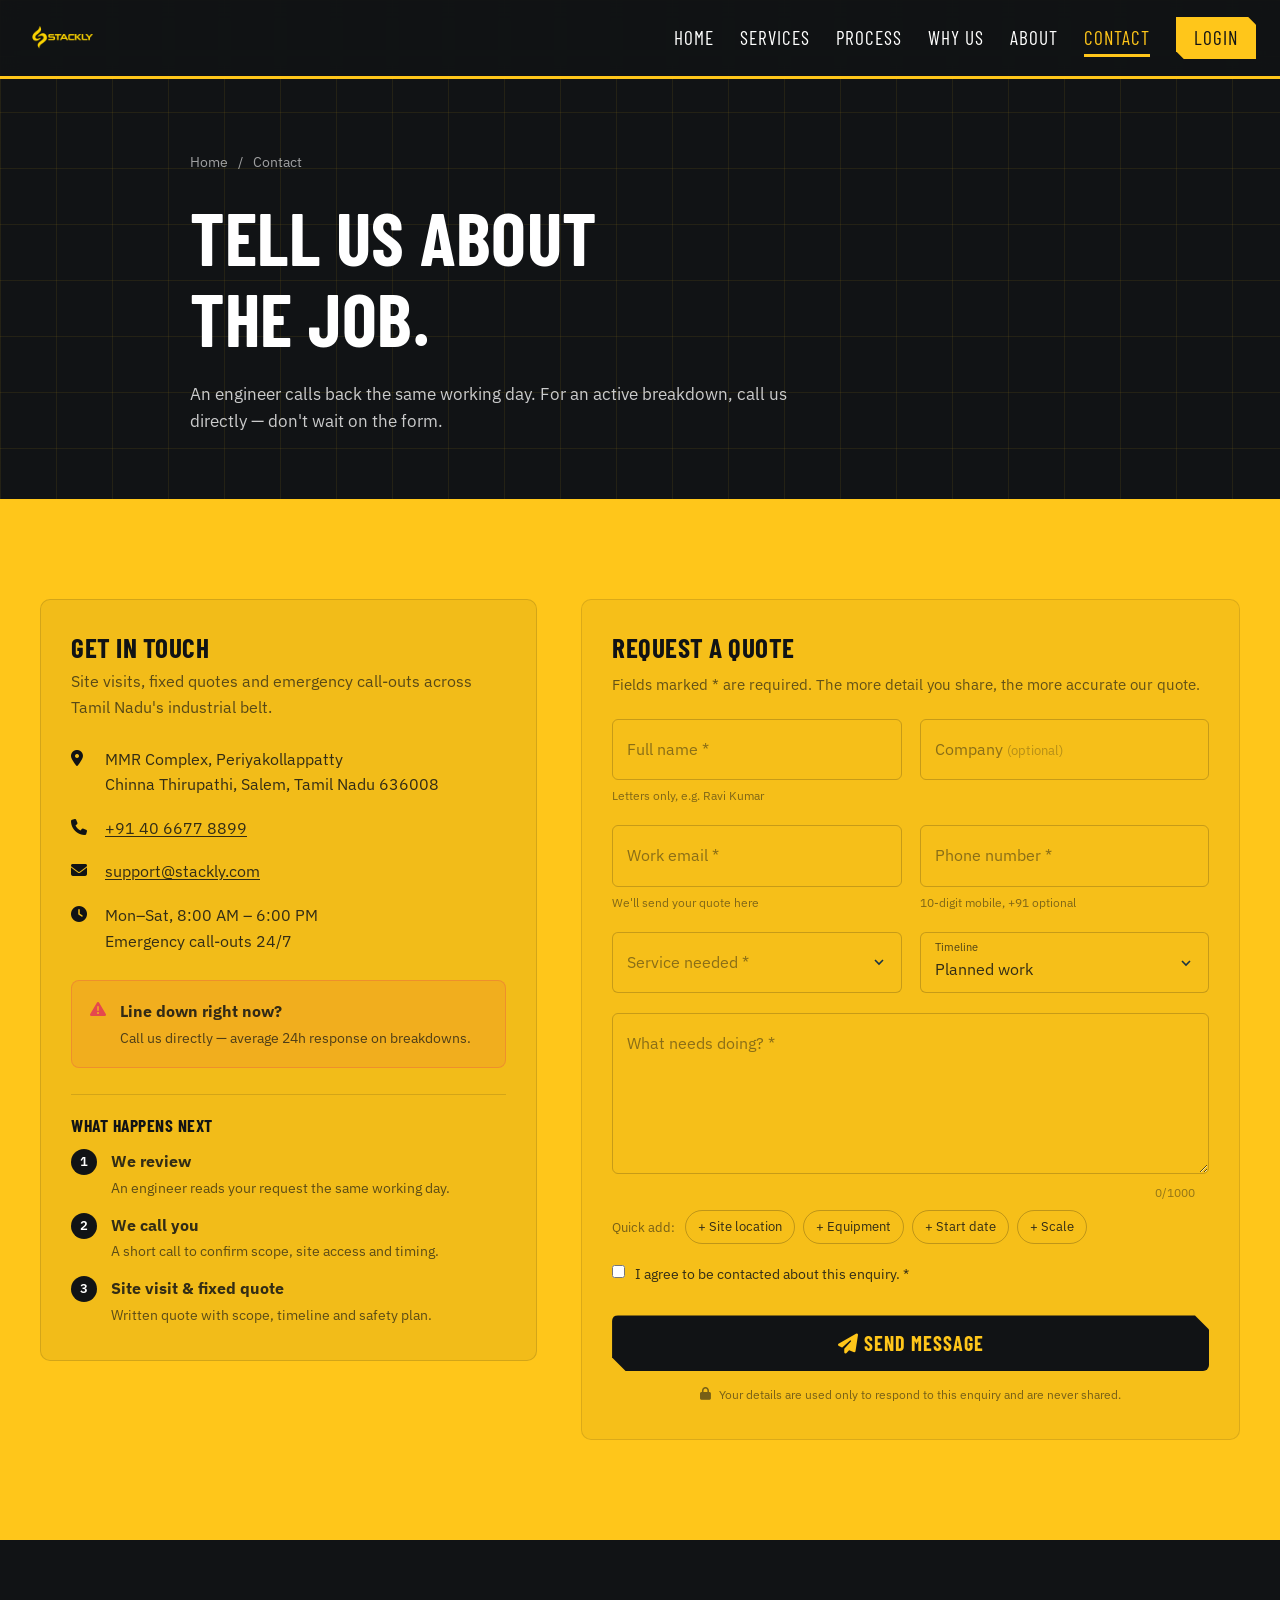
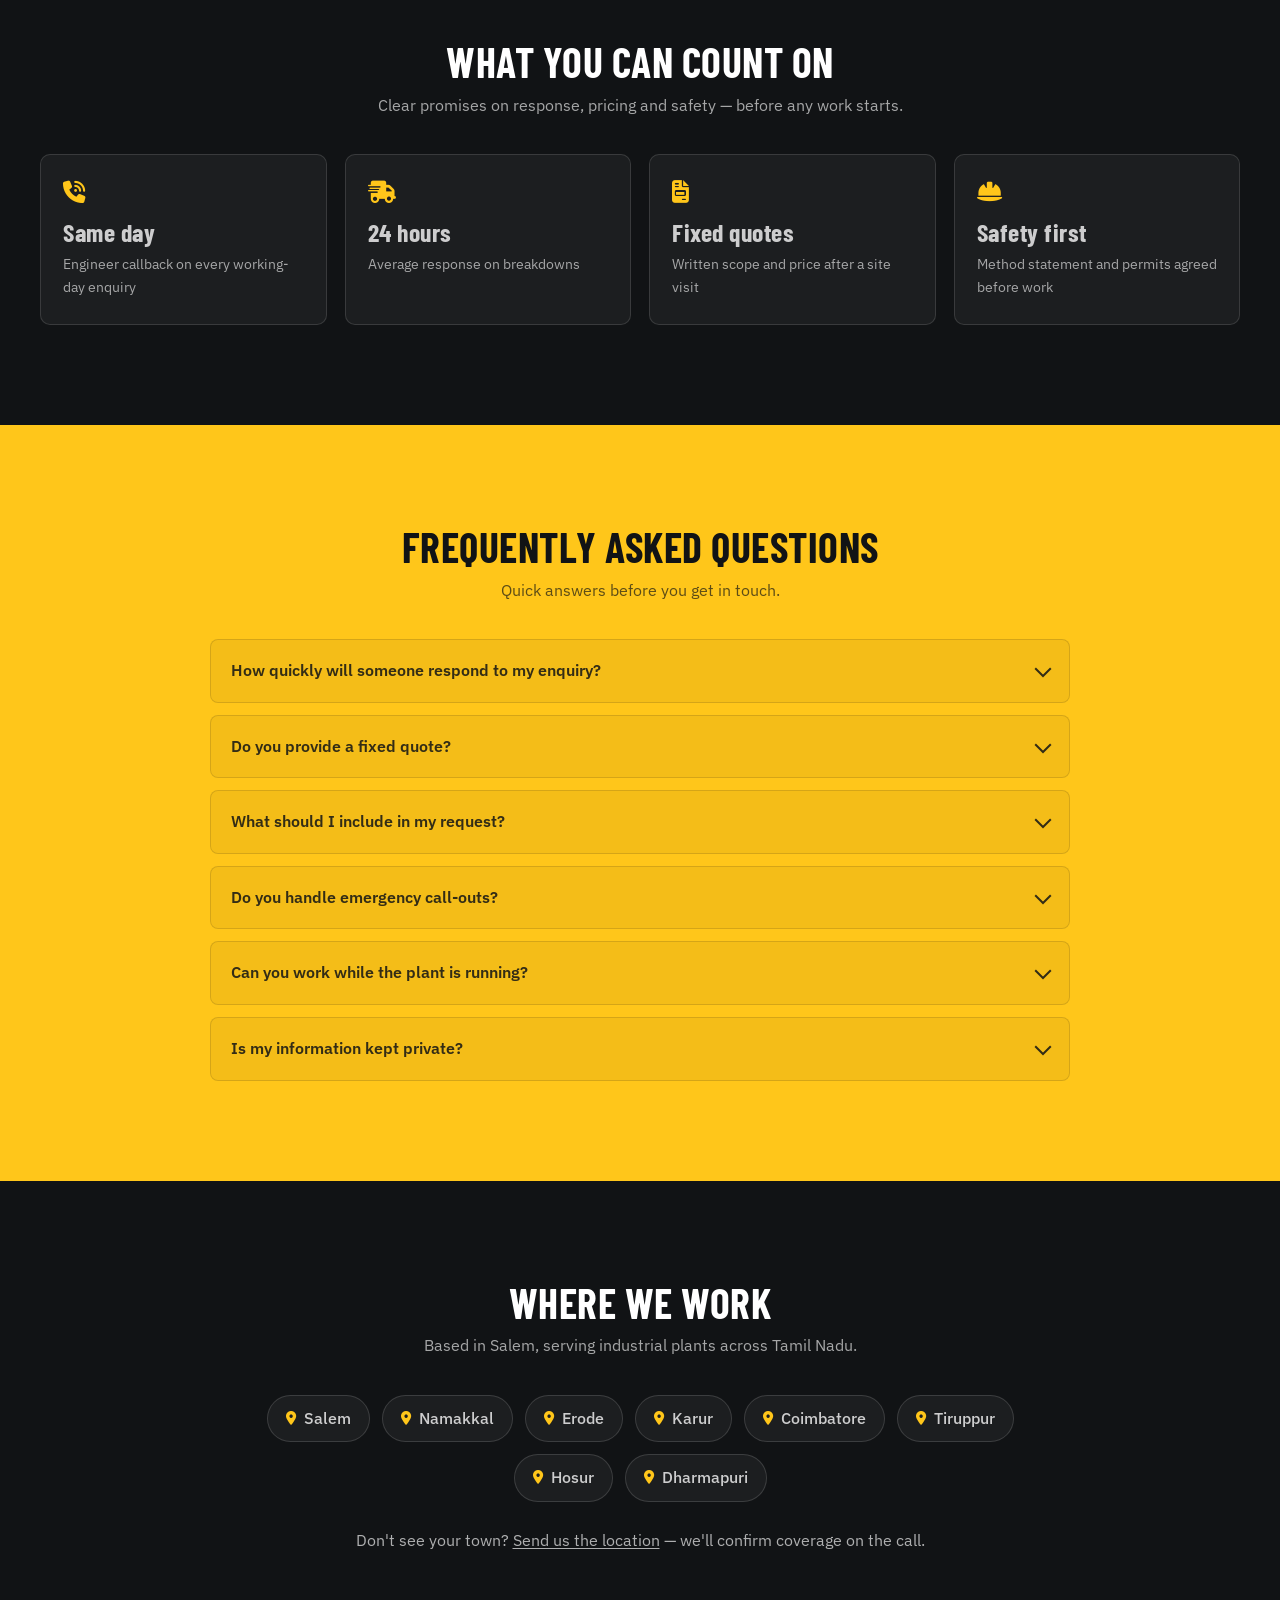
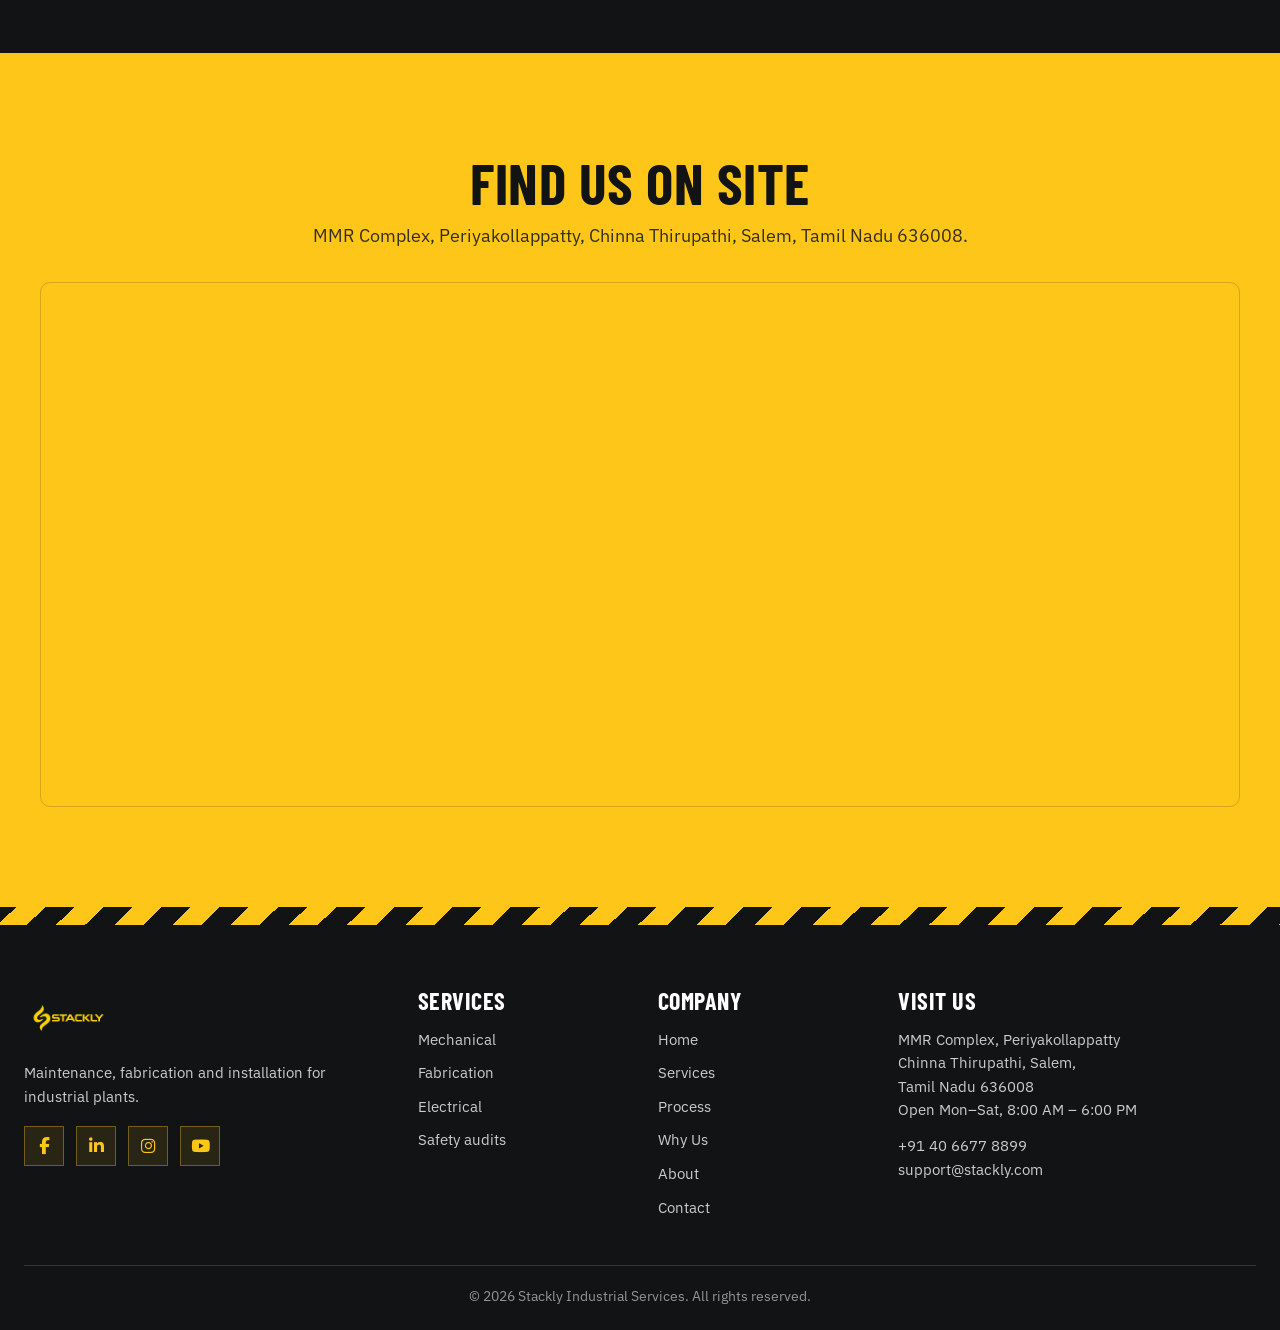
<file: html/contact.html>
<!DOCTYPE html>
<html lang="en">
<head>
  <meta charset="UTF-8">
  <meta name="viewport" content="width=device-width, initial-scale=1.0, viewport-fit=cover">
  <meta name="theme-color" content="#1B3444">
  <title>Contact | Stackly Industrial Services</title>
  <link rel="preconnect" href="https://fonts.googleapis.com">
  <link rel="preconnect" href="https://fonts.gstatic.com" crossorigin>
  <link href="https://fonts.googleapis.com/css2?family=Barlow+Condensed:wght@600;700&family=IBM+Plex+Sans:wght@400;500;600&display=swap" rel="stylesheet">
  <link rel="stylesheet" href="https://cdnjs.cloudflare.com/ajax/libs/font-awesome/6.4.0/css/all.min.css">
  <link rel="stylesheet" href="../css/styles.css">
  <link rel="stylesheet" href="../css/contact.css">
</head>
<body>

  <header>
    <div class="hdr">
      <a href="../index.html" class="brand"><img src="../assets/logo1.webp" alt="Stackly Industrial Services" class="logo-img"></a>
      <nav id="nav" class="nav">
        <a href="../index.html">Home</a>
        <a href="./services.html">Services</a>
        <a href="./process.html">Process</a>
        <a href="./whyus.html">Why Us</a>
        <a href="./about.html">About</a>
        <a href="./contact.html" aria-current="page">Contact</a>
        <a href="./login.html" class="nav-cta">Login</a>
      </nav>
      <button class="menu-toggle" type="button" aria-label="Open menu" aria-expanded="false" aria-controls="nav"><i class="fa-solid fa-bars"></i></button>
    </div>
  </header>

  <section class="ct-hero on-ink">
    <div class="ct-hero-in">
      <nav class="crumbs" aria-label="Breadcrumb"><a href="../index.html">Home</a><span aria-hidden="true">/</span><span>Contact</span></nav>
      <h1><span class="ln"><span>Tell us about</span></span><span class="ln"><span>the job.</span></span></h1>
      <p>An engineer calls back the same working day. For an active breakdown, call us directly &mdash; don't wait on the form.</p>
    </div>
  </section>

  <section class="ct-main on-amb">
    <div class="ct-main-in">

      <div class="ct-info">
        <h2>Get in touch</h2>
        <p class="ct-info-lead">Site visits, fixed quotes and emergency call-outs across Tamil Nadu's industrial belt.</p>

        <ul class="ct-list">
          <li><i class="fa-solid fa-location-dot"></i><span>MMR Complex, Periyakollappatty<br>Chinna Thirupathi, Salem, Tamil Nadu 636008</span></li>
          <li><i class="fa-solid fa-phone"></i><span><a href="./404.html">+91 40 6677 8899</a></span></li>
          <li><i class="fa-solid fa-envelope"></i><span><a href="./404.html">support@stackly.com</a></span></li>
          <li><i class="fa-solid fa-clock"></i><span>Mon&ndash;Sat, 8:00 AM &ndash; 6:00 PM<br>Emergency call-outs 24/7</span></li>
        </ul>

        <div class="ct-emergency">
          <i class="fa-solid fa-triangle-exclamation"></i>
          <div><b>Line down right now?</b><p>Call us directly &mdash; average 24h response on breakdowns.</p></div>
        </div>

        <div class="ct-next">
          <h3>What happens next</h3>
          <ol>
            <li><b>We review</b><span>An engineer reads your request the same working day.</span></li>
            <li><b>We call you</b><span>A short call to confirm scope, site access and timing.</span></li>
            <li><b>Site visit &amp; fixed quote</b><span>Written quote with scope, timeline and safety plan.</span></li>
          </ol>
        </div>
      </div>

      <form class="ct-form" id="ctForm" novalidate autocomplete="on">
        <h2>Request a quote</h2>
        <p class="ct-form-lead">Fields marked * are required. The more detail you share, the more accurate our quote.</p>

        <!-- honeypot: hidden from real users, catches basic bots -->
        <div class="hp"><label for="website">Leave this field empty</label><input type="text" id="website" name="website" tabindex="-1" autocomplete="off"></div>

        <div class="row">
          <div class="field">
            <input type="text" id="name" name="name" required maxlength="60" placeholder=" " autocomplete="name" inputmode="text" spellcheck="false">
            <label for="name">Full name *</label>
            <small class="hint">Letters only, e.g. Ravi Kumar</small>
            <small class="err"></small>
          </div>
          <div class="field">
            <input type="text" id="company" name="company" maxlength="80" placeholder=" " autocomplete="organization">
            <label for="company">Company <em>(optional)</em></label>
            <small class="err"></small>
          </div>
        </div>

        <div class="row">
          <div class="field">
            <input type="email" id="email" name="email" required maxlength="100" placeholder=" " autocomplete="email" inputmode="email">
            <label for="email">Work email *</label>
            <small class="hint">We'll send your quote here</small>
            <small class="err"></small>
          </div>
          <div class="field">
            <input type="tel" id="phone" name="phone" required maxlength="18" placeholder=" " autocomplete="tel" inputmode="tel">
            <label for="phone">Phone number *</label>
            <small class="hint">10-digit mobile, +91 optional</small>
            <small class="err"></small>
          </div>
        </div>

        <div class="row">
          <div class="field">
            <select id="service" name="service" required>
              <option value="" disabled selected hidden> </option>
              <option>Mechanical maintenance</option>
              <option>Welding &amp; fabrication</option>
              <option>Electrical &amp; automation</option>
              <option>Piping &amp; pressure systems</option>
              <option>Plant installation</option>
              <option>Safety &amp; compliance audit</option>
              <option>Not sure / other</option>
            </select>
            <label for="service" class="lb-select">Service needed *</label>
            <small class="err"></small>
          </div>
          <div class="field">
            <select id="urgency" name="urgency">
              <option value="Planned" selected>Planned work</option>
              <option value="This week">Needed this week</option>
              <option value="Emergency">Emergency / breakdown</option>
            </select>
            <label for="urgency" class="lb-select">Timeline</label>
          </div>
        </div>

        <div class="ct-alert" id="urgAlert" hidden>
          <i class="fa-solid fa-triangle-exclamation"></i>
          <div><b>Active breakdown?</b> Don't wait on the form &mdash; <a href="tel:+914066778899">call +91 40 6677 8899</a> now.</div>
        </div>

        <div class="field">
          <textarea id="message" name="message" required maxlength="1000" rows="5" placeholder=" "></textarea>
          <label for="message">What needs doing? *</label>
          <small class="err"></small>
          <span class="cnt"><span id="msgCount">0</span>/1000</span>
        </div>

        <div class="chips" aria-label="Add useful details">
          <span>Quick add:</span>
          <button type="button" class="chip" data-add="Site location: ">+ Site location</button>
          <button type="button" class="chip" data-add="Equipment / model: ">+ Equipment</button>
          <button type="button" class="chip" data-add="Preferred start date: ">+ Start date</button>
          <button type="button" class="chip" data-add="Approx. scale / quantity: ">+ Scale</button>
        </div>

        <label class="consent">
          <input type="checkbox" id="consent" name="consent" required>
          <span>I agree to be contacted about this enquiry. *</span>
          <small class="err"></small>
        </label>

        <button type="submit" class="btn btn-ink" id="ctSubmit">
          <span class="lbl"><i class="fa-solid fa-paper-plane"></i> Send message</span>
          <span class="spin" aria-hidden="true"></span>
        </button>

        <p class="ct-trust"><i class="fa-solid fa-lock"></i> Your details are used only to respond to this enquiry and are never shared.</p>

        <div class="ct-ok" id="ctOk" role="status" hidden>
          <i class="fa-solid fa-circle-check"></i>
          <div><b>Message sent.</b><p>An engineer will call you back the same working day.</p></div>
        </div>
      </form>

    </div>
  </section>

  <!-- Section 1: Commitments -->
  <section class="ct-sec ct-commit on-ink" id="commitments">
    <div class="sec-in">
      <div class="sec-head">
        <h2>What you can count on</h2>
        <p>Clear promises on response, pricing and safety &mdash; before any work starts.</p>
      </div>
      <div class="ct-stats">
        <div class="stat"><i class="fa-solid fa-phone-volume"></i><b>Same day</b><span>Engineer callback on every working-day enquiry</span></div>
        <div class="stat"><i class="fa-solid fa-truck-fast"></i><b>24 hours</b><span>Average response on breakdowns</span></div>
        <div class="stat"><i class="fa-solid fa-file-invoice"></i><b>Fixed quotes</b><span>Written scope and price after a site visit</span></div>
        <div class="stat"><i class="fa-solid fa-helmet-safety"></i><b>Safety first</b><span>Method statement and permits agreed before work</span></div>
      </div>
    </div>
  </section>

  <!-- Section 2: FAQ -->
  <section class="ct-sec ct-faq on-amb" id="faq">
    <div class="sec-in">
      <div class="sec-head">
        <h2>Frequently asked questions</h2>
        <p>Quick answers before you get in touch.</p>
      </div>
      <div class="faq">
        <details>
          <summary>How quickly will someone respond to my enquiry?</summary>
          <p>An engineer calls back the same working day (Mon&ndash;Sat, 8:00 AM &ndash; 6:00 PM). For an active breakdown, call us directly instead of using the form.</p>
        </details>
        <details>
          <summary>Do you provide a fixed quote?</summary>
          <p>Yes. After a short call and a site visit we send a written quote covering scope, timeline and safety arrangements, so there are no surprises.</p>
        </details>
        <details>
          <summary>What should I include in my request?</summary>
          <p>The service you need, your site location, the equipment or system involved, and when you want work to start. The quick-add buttons under the message box help you cover these.</p>
        </details>
        <details>
          <summary>Do you handle emergency call-outs?</summary>
          <p>Emergency call-outs are available 24/7. Call <a href="tel:+914066778899">+91 40 6677 8899</a> and we will dispatch as soon as possible.</p>
        </details>
        <details>
          <summary>Can you work while the plant is running?</summary>
          <p>It depends on the job and the safety risk. We plan work around your shutdown windows where needed and confirm this during the site visit.</p>
        </details>
        <details>
          <summary>Is my information kept private?</summary>
          <p>Your details are used only to respond to your enquiry and are never shared with third parties.</p>
        </details>
      </div>
    </div>
  </section>

  <!-- Section 3: Service areas -->
  <section class="ct-sec ct-areas on-ink" id="areas">
    <div class="sec-in">
      <div class="sec-head">
        <h2>Where we work</h2>
        <p>Based in Salem, serving industrial plants across Tamil Nadu.</p>
      </div>
      <ul class="areas">
        <li><i class="fa-solid fa-location-dot"></i>Salem</li>
        <li><i class="fa-solid fa-location-dot"></i>Namakkal</li>
        <li><i class="fa-solid fa-location-dot"></i>Erode</li>
        <li><i class="fa-solid fa-location-dot"></i>Karur</li>
        <li><i class="fa-solid fa-location-dot"></i>Coimbatore</li>
        <li><i class="fa-solid fa-location-dot"></i>Tiruppur</li>
        <li><i class="fa-solid fa-location-dot"></i>Hosur</li>
        <li><i class="fa-solid fa-location-dot"></i>Dharmapuri</li>
      </ul>
      <p class="areas-note">Don't see your town? <a href="#ctForm">Send us the location</a> &mdash; we'll confirm coverage on the call.</p>
    </div>
  </section>

  <section class="ct-map on-amb">
    <div class="head"><h2>Find us on site</h2><p>MMR Complex, Periyakollappatty, Chinna Thirupathi, Salem, Tamil Nadu 636008.</p></div>
    <div class="map-frame">
      <iframe src="https://www.google.com/maps/embed?pb=!1m18!1m12!1m3!1d3907.1616097152896!2d78.1739798!3d11.682956599999999!2m3!1f0!2f0!3f0!3m2!1i1024!2i768!4f13.1!3m3!1m2!1s0x3babefef7fd970bb%3A0xe11aef1a71994f9!2sStackly!5e0!3m2!1sen!2sin!4v1790235390427!5m2!1sen!2sin" title="Stackly Industrial Services location" loading="lazy" referrerpolicy="strict-origin-when-cross-origin" allowfullscreen></iframe>
    </div>
  </section>

  <footer class="on-ink">
    <div class="foot">
      <div>
        <a href="../index.html" class="brand"><img src="../assets/logo1.webp" alt="Stackly Industrial Services" class="logo-img"></a>
        <p>Maintenance, fabrication and installation for industrial plants.</p>
        <div class="social">
    <a href="./html/404.html" aria-label="Facebook"><i class="fa-brands fa-facebook-f"></i></a>
    <a href="./html/404.html" aria-label="LinkedIn"><i class="fa-brands fa-linkedin-in"></i></a>
    <a href="./html/404.html" aria-label="Instagram"><i class="fa-brands fa-instagram"></i></a>
    <a href="./html/404.html" aria-label="YouTube"><i class="fa-brands fa-youtube"></i></a>
  </div>
      </div>
      <div>
        <h4>Services</h4>
        <ul><li><a href="./services.html#mechanical">Mechanical</a></li><li><a href="./services.html#welding">Fabrication</a></li><li><a href="./services.html#electrical">Electrical</a></li><li><a href="./services.html#safety">Safety audits</a></li></ul>
      </div>
      <div>
        <h4>Company</h4>
        <ul><li><a href="../index.html">Home</a></li><li><a href="./services.html">Services</a></li><li><a href="./process.html">Process</a></li><li><a href="./whyus.html">Why Us</a></li><li><a href="./about.html">About</a></li><li><a href="./contact.html">Contact</a></li></ul>
      </div>
      <div>
        <h4>Visit us</h4>
        <address>MMR Complex, Periyakollappatty<br>Chinna Thirupathi, Salem,<br>Tamil Nadu 636008<br>Open Mon–Sat, 8:00 AM – 6:00 PM</address>
        <p><a href="tel:+914066778899">+91 40 6677 8899</a><br><a href="mailto:support@stackly.com">support@stackly.com</a></p>
      </div>
    </div>
    <p class="copy">&copy; 2026 Stackly Industrial Services. All rights reserved.</p>
  </footer>

  <script src="../js/contact.js"></script>
</body>
</html>
</file>
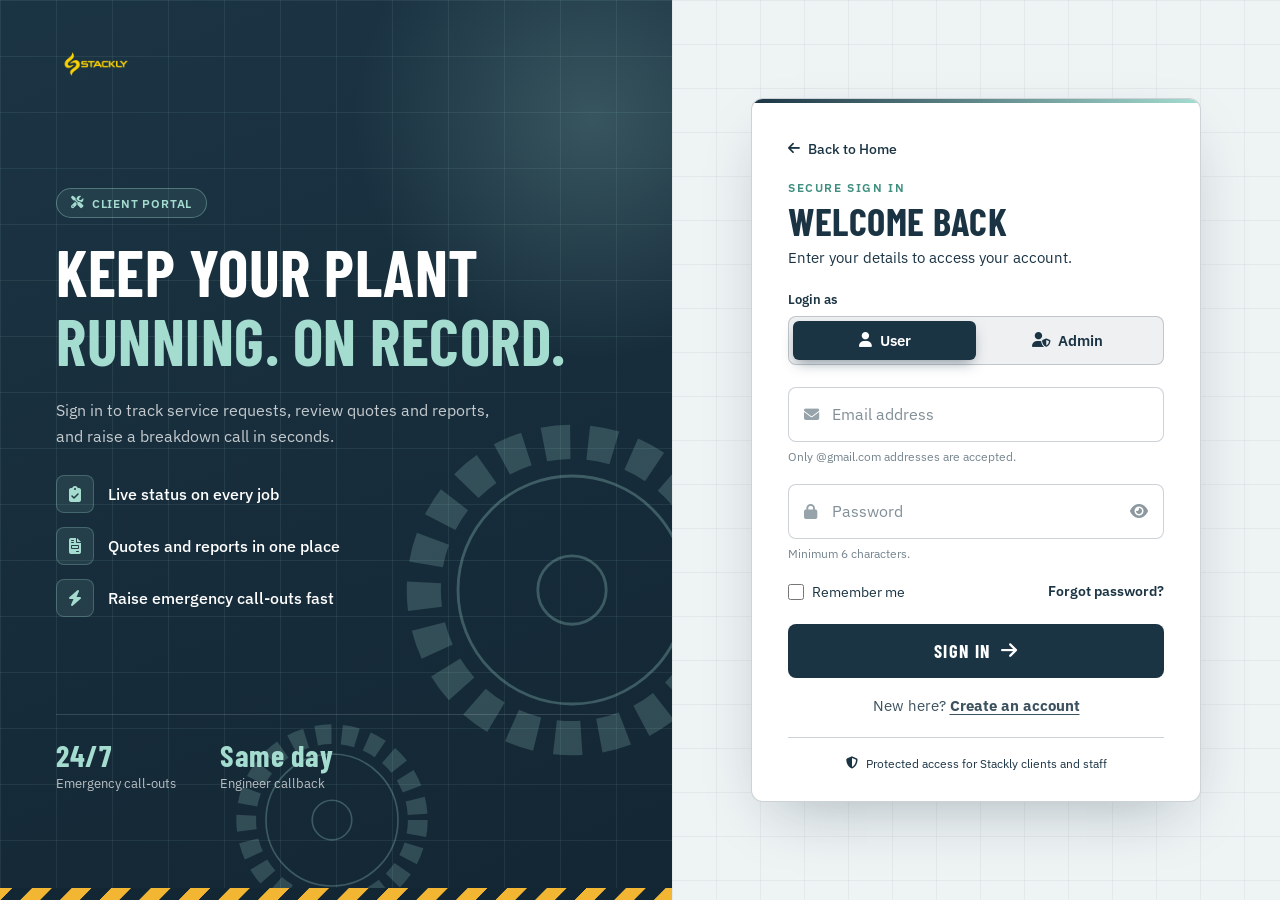
<file: html/login.html>
<!DOCTYPE html>
<html lang="en">
<head>
  <meta charset="UTF-8">
  <meta name="viewport" content="width=device-width, initial-scale=1.0, viewport-fit=cover">
  <meta name="theme-color" content="#1B3444">
  <title>Login | Stackly Industrial Services</title>
  <link rel="preconnect" href="https://fonts.googleapis.com">
  <link rel="preconnect" href="https://fonts.gstatic.com" crossorigin>
  <link href="https://fonts.googleapis.com/css2?family=Barlow+Condensed:wght@600;700&family=IBM+Plex+Sans:wght@400;500;600&display=swap" rel="stylesheet">
  <link rel="stylesheet" href="https://cdnjs.cloudflare.com/ajax/libs/font-awesome/6.4.0/css/all.min.css">
  <link rel="stylesheet" href="../css/login.css">
</head>
<body>
<main class="lg">

  <!-- LEFT: brand / blueprint panel -->
  <aside class="lg-brand" id="brandPanel">
    <div class="gears" aria-hidden="true">
      <svg class="gear g1" viewBox="0 0 200 200"><circle cx="100" cy="100" r="78" stroke-dasharray="14 9.5"/><circle cx="100" cy="100" r="60" class="thin"/><circle cx="100" cy="100" r="18" class="thin"/></svg>
      <svg class="gear g2" viewBox="0 0 200 200"><circle cx="100" cy="100" r="78" stroke-dasharray="14 9.5"/><circle cx="100" cy="100" r="60" class="thin"/><circle cx="100" cy="100" r="18" class="thin"/></svg>
    </div>

    <a href="../index.html" class="lg-logo"><img src="../assets/logo1.webp" alt="Stackly Industrial Services"></a>

    <div class="lg-brand-body">
      <span class="tag"><i class="fa-solid fa-screwdriver-wrench"></i> Client portal</span>
      <h1><span class="ln"><span>Keep your plant</span></span><span class="ln"><span>running. On record.</span></span></h1>
      <p>Sign in to track service requests, review quotes and reports, and raise a breakdown call in seconds.</p>

      <ul class="perks">
        <li><i class="fa-solid fa-clipboard-check"></i>Live status on every job</li>
        <li><i class="fa-solid fa-file-invoice"></i>Quotes and reports in one place</li>
        <li><i class="fa-solid fa-bolt"></i>Raise emergency call-outs fast</li>
      </ul>
    </div>

    <div class="lg-stats">
      <div><b>24/7</b><span>Emergency call-outs</span></div>
      <div><b>Same day</b><span>Engineer callback</span></div>
    </div>
    <div class="hazard" aria-hidden="true"></div>
  </aside>

  <!-- RIGHT: form -->
  <section class="lg-form-wrap">
    <div class="lg-card">
      <a href="../index.html" class="back"><i class="fa-solid fa-arrow-left"></i> Back to Home</a>

      <span class="eyebrow">Secure sign in</span>
      <h2>Welcome back</h2>
      <p class="sub">Enter your details to access your account.</p>

      <form id="loginForm" novalidate>

        <fieldset class="role">
          <legend>Login as</legend>
          <div class="seg">
            <label><input type="radio" name="role" value="user" checked><span><i class="fa-solid fa-user"></i> User</span></label>
            <label><input type="radio" name="role" value="admin"><span><i class="fa-solid fa-user-shield"></i> Admin</span></label>
            <i class="thumb" aria-hidden="true"></i>
          </div>
        </fieldset>

        <div class="field">
          <i class="fa-solid fa-envelope lead"></i>
          <input type="email" id="email" name="email" placeholder=" " autocomplete="email" required>
          <label for="email">Email address</label>
          <small class="hint" data-for="email">Only @gmail.com addresses are accepted.</small>
        </div>

        <div class="field">
          <i class="fa-solid fa-lock lead"></i>
          <input type="password" id="password" name="password" placeholder=" " autocomplete="current-password" required>
          <label for="password">Password</label>
          <button type="button" class="eye" aria-label="Show password"><i class="fa-solid fa-eye"></i></button>
          <small class="hint" data-for="password">Minimum 6 characters.</small>
          <small class="caps" id="capsWarn" hidden><i class="fa-solid fa-triangle-exclamation"></i> Caps Lock is on</small>
        </div>

        <div class="row">
          <label class="remember"><input type="checkbox" id="rememberMe" name="rememberMe"><span>Remember me</span></label>
          <a href="./404.html" class="forgot">Forgot password?</a>
        </div>

        <button type="submit" class="btn" id="loginBtn">
          <span class="lbl">Sign in <i class="fa-solid fa-arrow-right"></i></span>
          <span class="spin" aria-hidden="true"></span>
        </button>

        <p class="signup">New here? <a href="./signup.html">Create an account</a></p>
      </form>

      <p class="secure"><i class="fa-solid fa-shield-halved"></i> Protected access for Stackly clients and staff</p>
    </div>
  </section>

</main>
<script src="../js/login.js"></script>
</body>
</html>
</file>
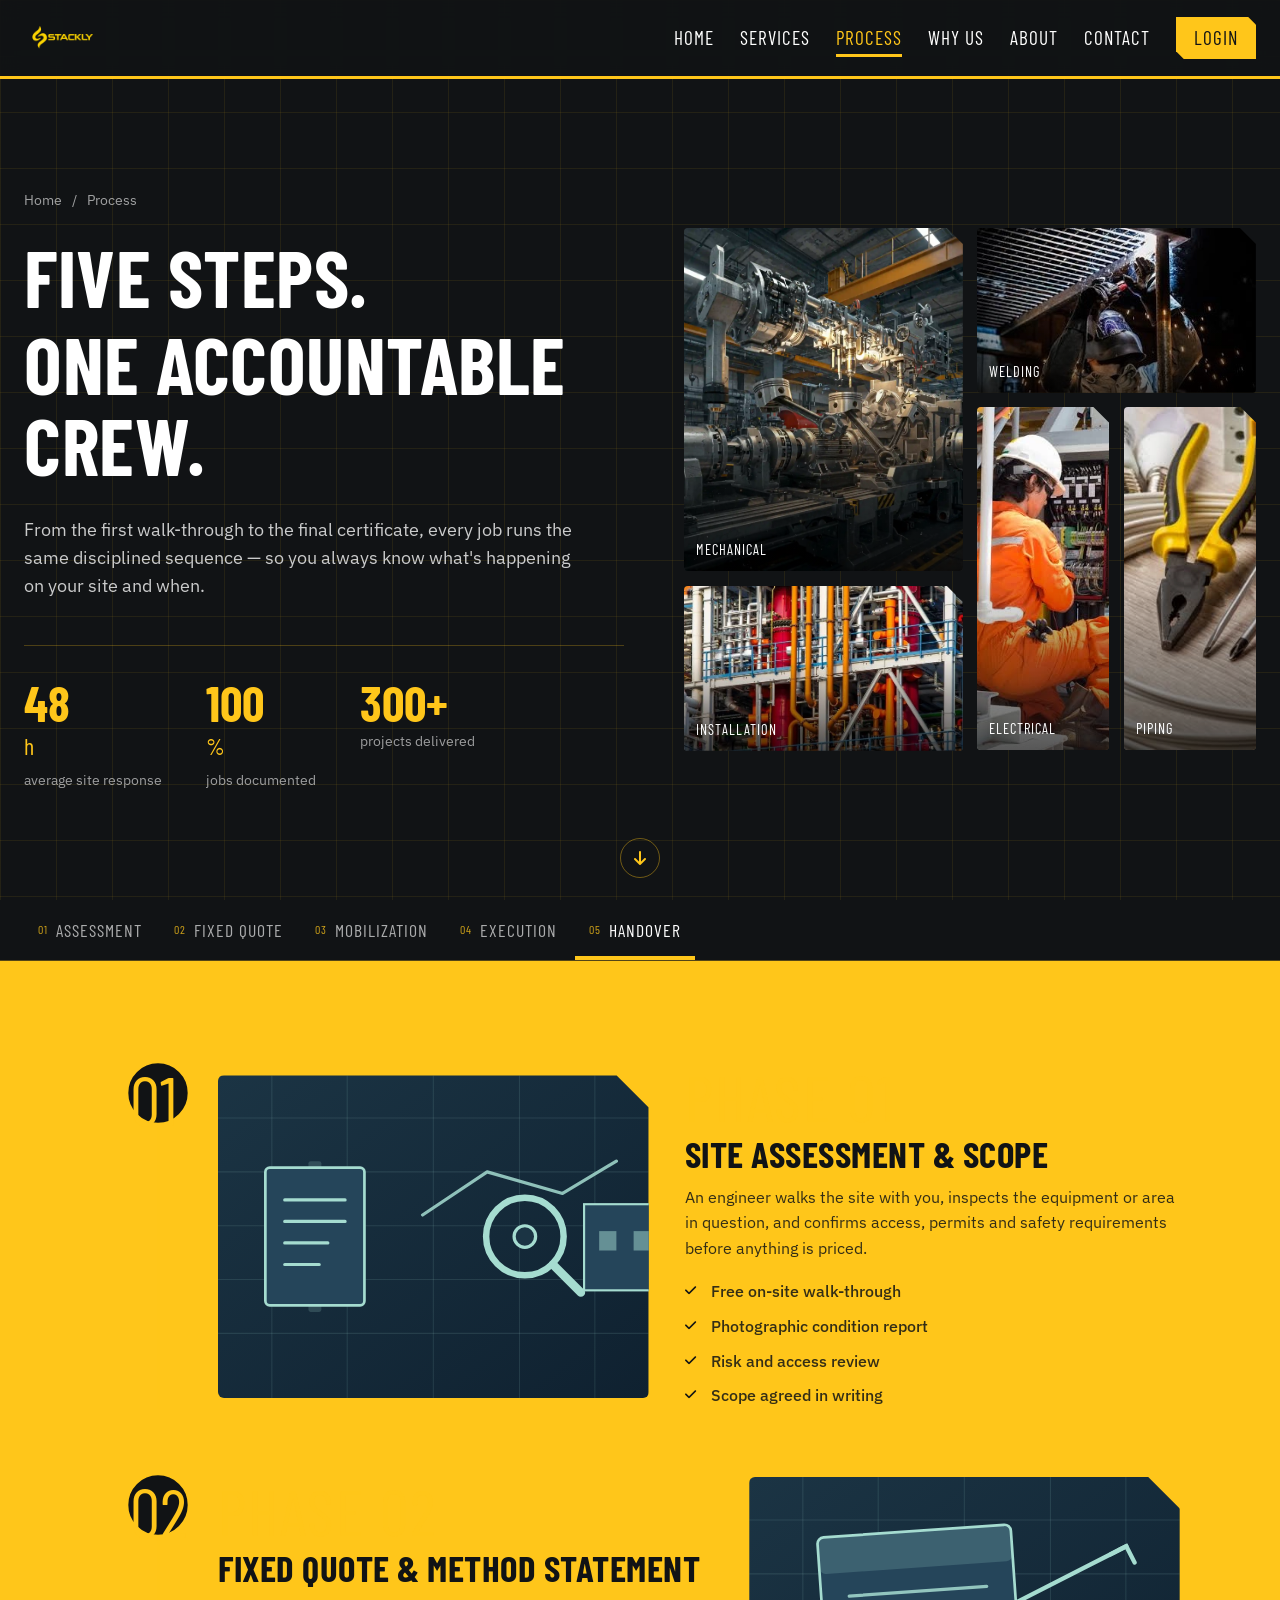
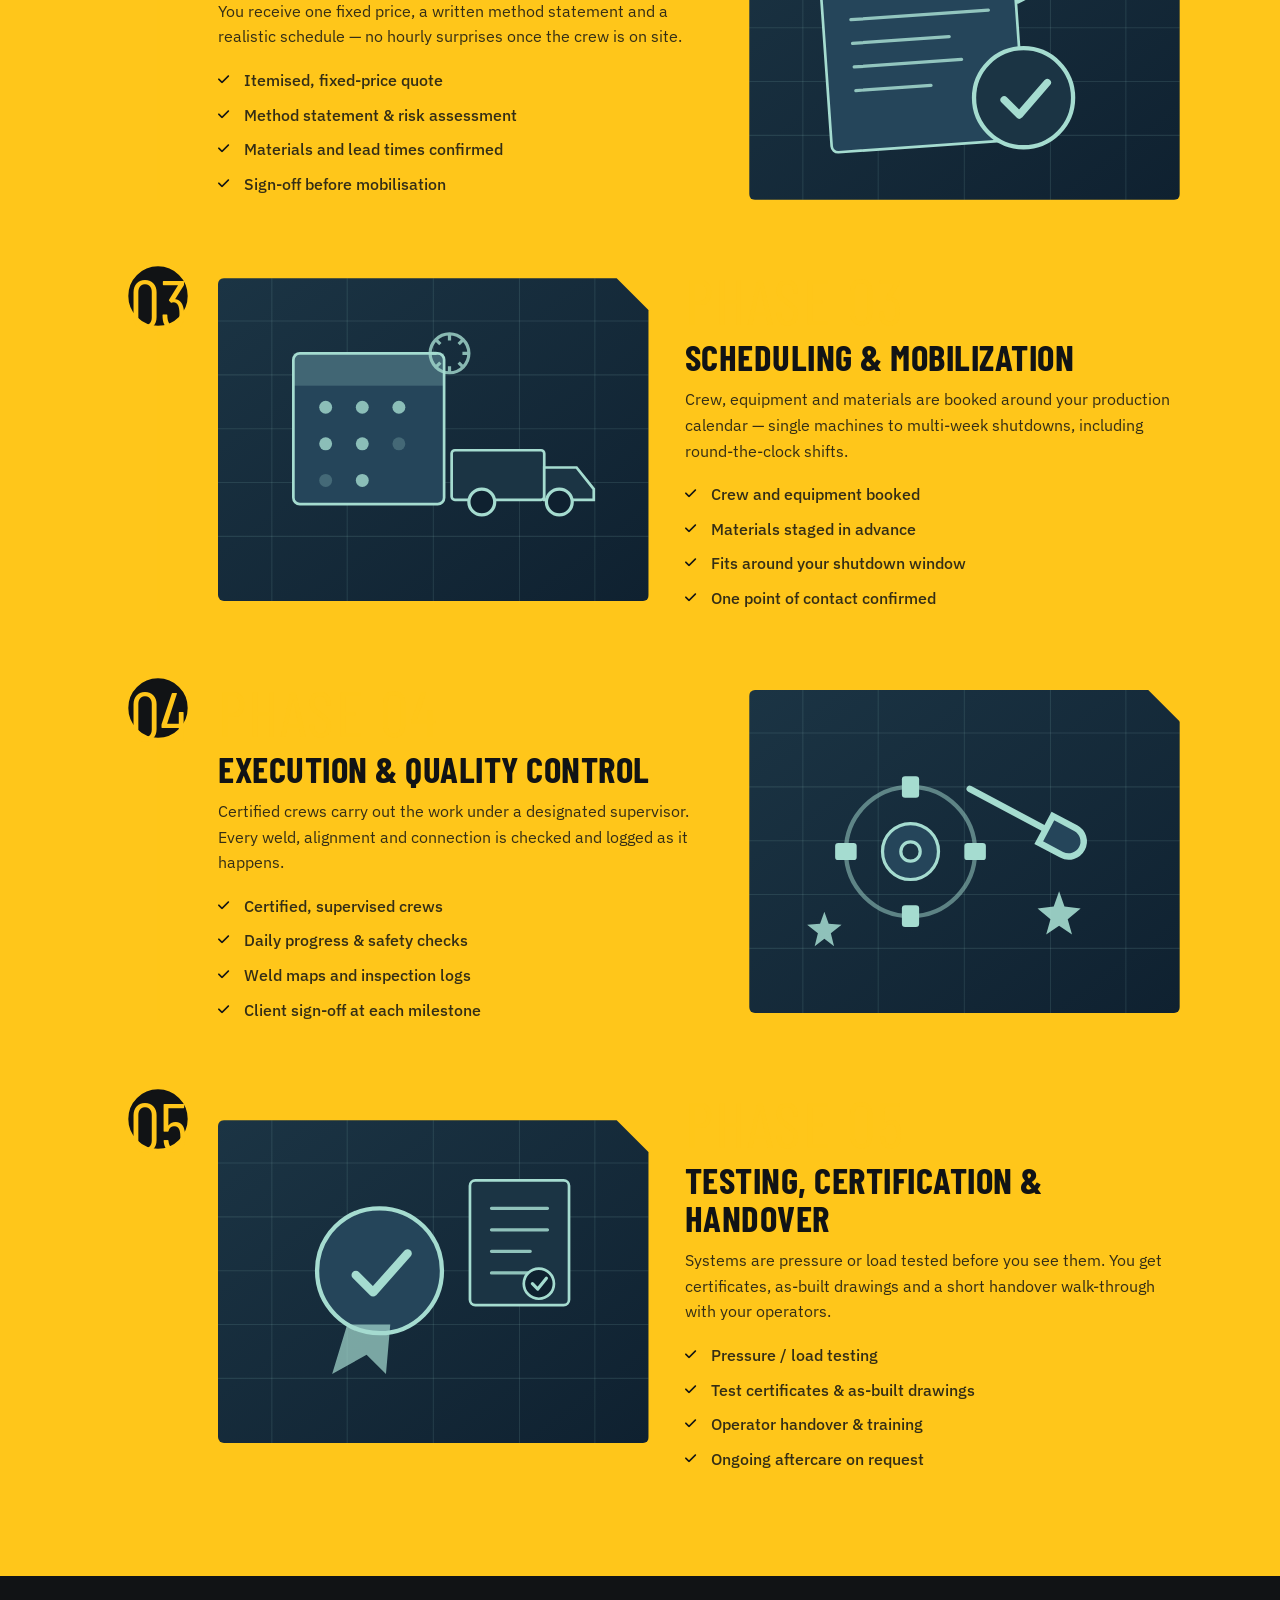
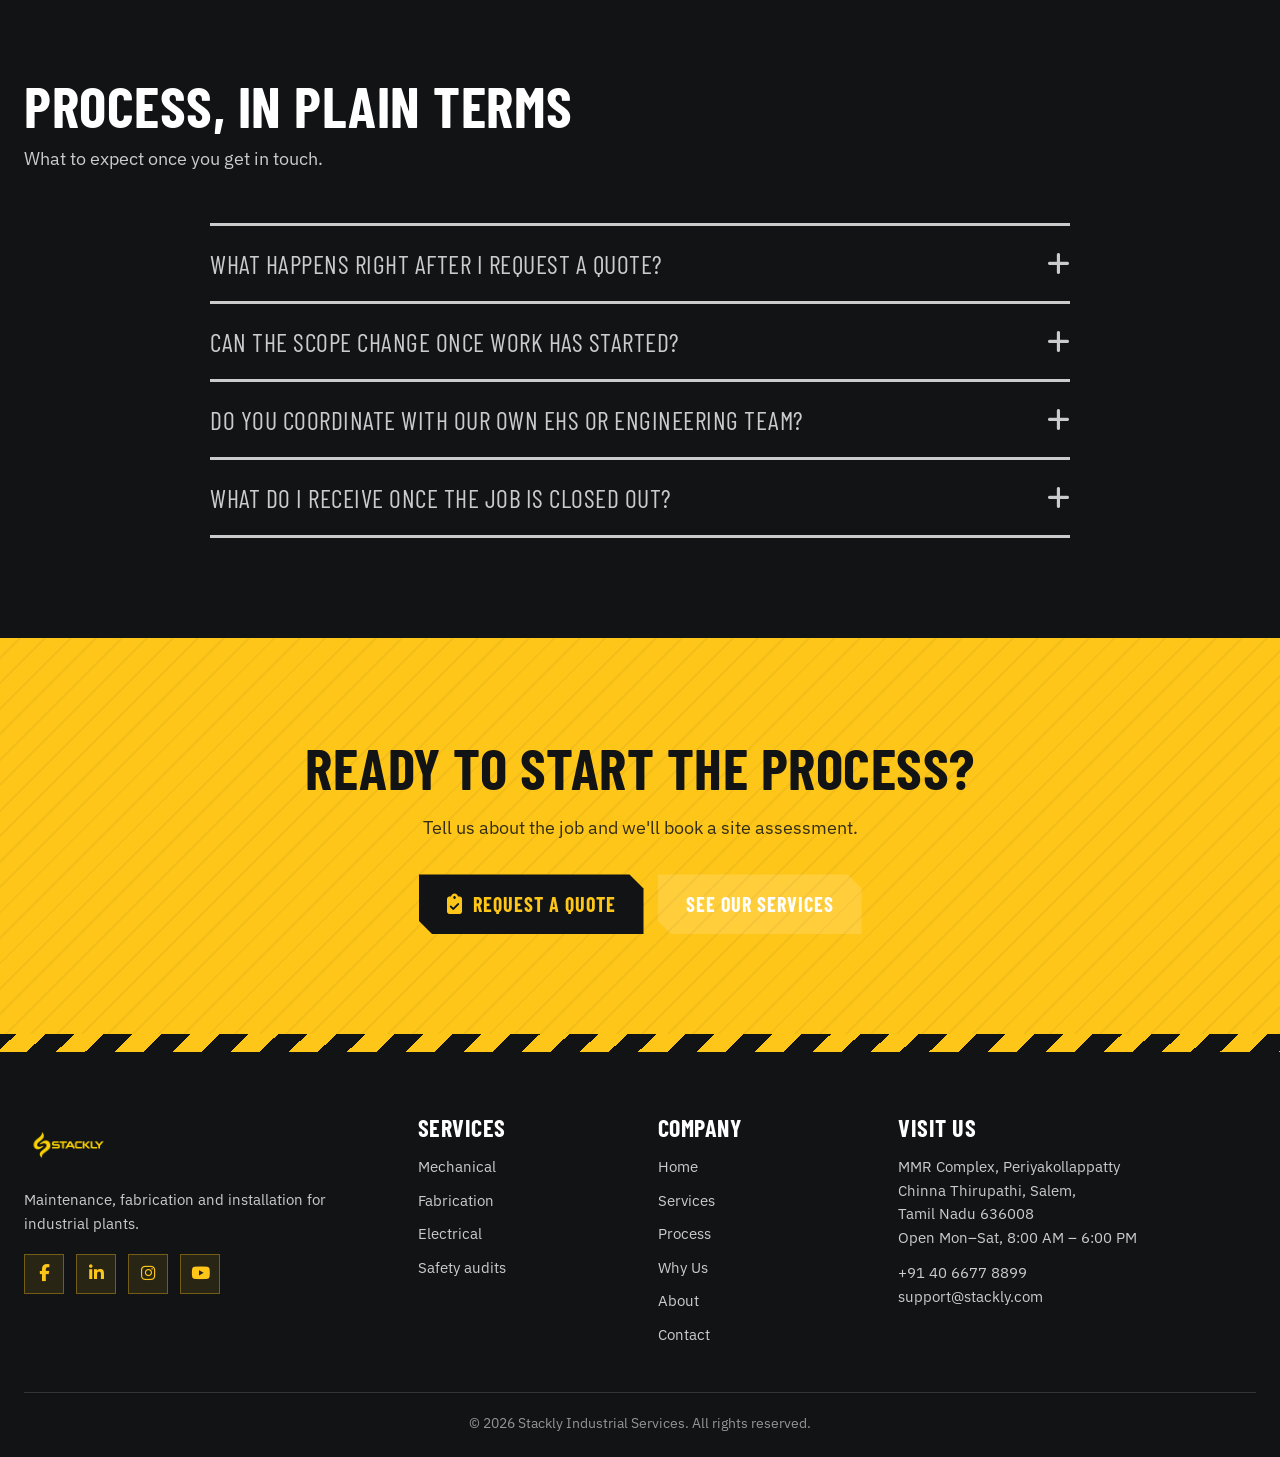
<file: html/process.html>
<!DOCTYPE html>
<html lang="en">
<head>
  <meta charset="UTF-8">
  <meta name="viewport" content="width=device-width, initial-scale=1.0, viewport-fit=cover">
  <meta name="theme-color" content="#1B3444">
  <title>Our Process | Stackly Industrial Services</title>
  <link rel="preconnect" href="https://fonts.googleapis.com">
  <link rel="preconnect" href="https://fonts.gstatic.com" crossorigin>
  <link href="https://fonts.googleapis.com/css2?family=Barlow+Condensed:wght@600;700&family=IBM+Plex+Sans:wght@400;500;600&display=swap" rel="stylesheet">
  <link rel="stylesheet" href="https://cdnjs.cloudflare.com/ajax/libs/font-awesome/6.4.0/css/all.min.css">
  <link rel="stylesheet" href="../css/styles.css">
  <link rel="stylesheet" href="../css/process.css">
</head>
<body>

  <header>
    <div class="hdr">
      <a href="../index.html" class="brand"><img src="../assets/logo1.webp" alt="Stackly Industrial Services" class="logo-img"></a>
      <nav id="nav" class="nav">
        <a href="../index.html">Home</a>
        <a href="./services.html">Services</a>
        <a href="./process.html" aria-current="page">Process</a>
        <a href="./whyus.html">Why Us</a>
        <a href="./about.html">About</a>
        <a href="./contact.html">Contact</a>
        <a href="./login.html" class="nav-cta">Login</a>
      </nav>
      <button class="menu-toggle" type="button" aria-label="Open menu" aria-expanded="false" aria-controls="nav"><i class="fa-solid fa-bars"></i></button>
    </div>
  </header>

  <section class="pr-hero on-ink">
    <div class="pr-hero-in">
      <div class="pr-hero-text">
        <nav class="crumbs" aria-label="Breadcrumb"><a href="../index.html">Home</a><span aria-hidden="true">/</span><span>Process</span></nav>
        <h1><span class="ln"><span>Five steps.</span></span><span class="ln"><span>One accountable crew.</span></span></h1>
        <p>From the first walk-through to the final certificate, every job runs the same disciplined sequence &mdash; so you always know what's happening on your site and when.</p>
        <div class="pr-hero-stats">
          <div><b data-count="48">0</b><i>h</i><span>average site response</span></div>
          <div><b data-count="100">0</b><i>%</i><span>jobs documented</span></div>
          <div><b data-count="300" data-suffix="+">0</b><span>projects delivered</span></div>
        </div>
      </div>
      <div class="pr-hero-gallery" aria-hidden="true">
        <span class="tile t1"><img src="../assets/i13.webp" alt="" onerror="this.onerror=null;this.classList.add('ill');this.src='../assets/svc-mechanical.svg'"><em>Mechanical</em></span>
        <span class="tile t2"><img src="../assets/i14.webp" alt="" onerror="this.onerror=null;this.classList.add('ill');this.src='../assets/svc-welding.svg'"><em>Welding</em></span>
        <span class="tile t3"><img src="../assets/i15.webp" alt="" onerror="this.onerror=null;this.classList.add('ill');this.src='../assets/svc-electrical.svg'"><em>Electrical</em></span>
        <span class="tile t4"><img src="../assets/i16.webp" alt="" onerror="this.onerror=null;this.classList.add('ill');this.src='../assets/svc-piping.svg'"><em>Piping</em></span>
        <span class="tile t5"><img src="../assets/i17.webp" alt="" onerror="this.onerror=null;this.classList.add('ill');this.src='../assets/svc-installation.svg'"><em>Installation</em></span>
      </div>
      <a class="pr-scroll" href="#flow" aria-label="Scroll to the process"><i class="fa-solid fa-arrow-down"></i></a>
    </div>
  </section>

  <nav class="pr-jump on-ink" aria-label="Process steps">
    <div class="pr-jump-in" id="jump">
      <a href="#step-1"><span>01</span>Assessment</a><a href="#step-2"><span>02</span>Fixed Quote</a><a href="#step-3"><span>03</span>Mobilization</a><a href="#step-4"><span>04</span>Execution</a><a href="#step-5"><span>05</span>Handover</a>
      <span class="jump-ind" id="jumpInd"></span>
    </div>
  </nav>

  <section class="pr-flow on-amb" id="flow">
    <div class="flow-in">

      <article class="step" id="step-1">
        <div class="step-rail"><span class="node">01</span><span class="seg" data-seg></span></div>
        <div class="step-card">
          <figure class="step-fig">
            <svg viewBox="0 0 400 300" xmlns="http://www.w3.org/2000/svg" role="img" aria-label="Site assessment illustration">
              <defs><linearGradient id="g1" x1="0" y1="0" x2="1" y2="1"><stop offset="0" stop-color="#1B3444"/><stop offset="1" stop-color="#0F2130"/></linearGradient></defs>
              <rect width="400" height="300" fill="url(#g1)"/>
              <g stroke="#A5DCD0" stroke-opacity=".12" stroke-width="1"><path d="M0 40h400M0 90h400M0 140h400M0 190h400M0 240h400"/><path d="M50 0v300M120 0v300M200 0v300M280 0v300M350 0v300"/></g>
              <g transform="translate(90,150)"><rect x="-6" y="-70" width="12" height="140" rx="2" fill="#A5DCD0" fill-opacity=".18"/><rect x="-46" y="-64" width="92" height="128" rx="4" fill="#25455A"/><rect x="-46" y="-64" width="92" height="128" rx="4" fill="none" stroke="#A5DCD0" stroke-width="2.5"/><g stroke="#A5DCD0" stroke-width="3" stroke-linecap="round"><path d="M-28 -34h56M-28 -14h56M-28 6h40M-28 26h32"/></g></g>
              <g transform="translate(190,90)"><path d="M0 40 60 0 130 20 180 -10" fill="none" stroke="#A5DCD0" stroke-width="3" stroke-linecap="round" stroke-linejoin="round" opacity=".85"/><rect x="150" y="30" width="70" height="80" fill="#25455A" stroke="#A5DCD0" stroke-width="2"/><rect x="240" y="10" width="46" height="100" fill="#25455A" stroke="#A5DCD0" stroke-width="2"/><rect x="164" y="55" width="16" height="18" fill="#A5DCD0" fill-opacity=".5"/><rect x="196" y="55" width="16" height="18" fill="#A5DCD0" fill-opacity=".5"/></g>
              <g transform="translate(285,150)"><circle r="36" fill="none" stroke="#A5DCD0" stroke-width="6"/><line x1="26" y1="26" x2="52" y2="52" stroke="#A5DCD0" stroke-width="8" stroke-linecap="round"/><circle r="10" fill="#1B3444" stroke="#A5DCD0" stroke-width="3"/></g>
            </svg>
          </figure>
          <div class="step-body">
            <span class="tag">Phase 01</span>
            <h2>Site assessment &amp; scope</h2>
            <p>An engineer walks the site with you, inspects the equipment or area in question, and confirms access, permits and safety requirements before anything is priced.</p>
            <ul><li>Free on-site walk-through</li><li>Photographic condition report</li><li>Risk and access review</li><li>Scope agreed in writing</li></ul>
          </div>
        </div>
      </article>

      <article class="step" id="step-2">
        <div class="step-rail"><span class="node">02</span><span class="seg" data-seg></span></div>
        <div class="step-card">
          <figure class="step-fig">
            <svg viewBox="0 0 400 300" xmlns="http://www.w3.org/2000/svg" role="img" aria-label="Fixed quote illustration">
              <defs><linearGradient id="g2" x1="0" y1="0" x2="1" y2="1"><stop offset="0" stop-color="#1B3444"/><stop offset="1" stop-color="#0F2130"/></linearGradient></defs>
              <rect width="400" height="300" fill="url(#g2)"/>
              <g stroke="#A5DCD0" stroke-opacity=".12" stroke-width="1"><path d="M0 40h400M0 90h400M0 140h400M0 190h400M0 240h400"/><path d="M50 0v300M120 0v300M200 0v300M280 0v300M350 0v300"/></g>
              <g transform="translate(160,150) rotate(-4)"><rect x="-90" y="-100" width="180" height="200" rx="6" fill="#25455A" stroke="#A5DCD0" stroke-width="2.5"/><rect x="-90" y="-100" width="180" height="34" rx="6" fill="#A5DCD0" fill-opacity=".18"/><g stroke="#A5DCD0" stroke-width="3" stroke-linecap="round" opacity=".85"><path d="M-64 -44h128M-64 -22h128M-64 0h90M-64 22h100M-64 44h70"/></g></g>
              <g transform="translate(255,205)"><circle r="46" fill="#1B3444" stroke="#A5DCD0" stroke-width="4"/><path d="M-18 2 -4 16 22 -14" fill="none" stroke="#A5DCD0" stroke-width="7" stroke-linecap="round" stroke-linejoin="round"/></g>
              <g transform="translate(300,90) rotate(18)" stroke="#A5DCD0" stroke-width="4" stroke-linecap="round"><line x1="-40" y1="40" x2="40" y2="-40"/><path d="M28 -28 40 -40 52 -28" fill="none"/></g>
            </svg>
          </figure>
          <div class="step-body">
            <span class="tag">Phase 02</span>
            <h2>Fixed quote &amp; method statement</h2>
            <p>You receive one fixed price, a written method statement and a realistic schedule &mdash; no hourly surprises once the crew is on site.</p>
            <ul><li>Itemised, fixed-price quote</li><li>Method statement &amp; risk assessment</li><li>Materials and lead times confirmed</li><li>Sign-off before mobilisation</li></ul>
          </div>
        </div>
      </article>

      <article class="step" id="step-3">
        <div class="step-rail"><span class="node">03</span><span class="seg" data-seg></span></div>
        <div class="step-card">
          <figure class="step-fig">
            <svg viewBox="0 0 400 300" xmlns="http://www.w3.org/2000/svg" role="img" aria-label="Scheduling and mobilization illustration">
              <defs><linearGradient id="g3" x1="0" y1="0" x2="1" y2="1"><stop offset="0" stop-color="#1B3444"/><stop offset="1" stop-color="#0F2130"/></linearGradient></defs>
              <rect width="400" height="300" fill="url(#g3)"/>
              <g stroke="#A5DCD0" stroke-opacity=".12" stroke-width="1"><path d="M0 40h400M0 90h400M0 140h400M0 190h400M0 240h400"/><path d="M50 0v300M120 0v300M200 0v300M280 0v300M350 0v300"/></g>
              <g transform="translate(140,140)"><rect x="-70" y="-70" width="140" height="140" rx="6" fill="#25455A" stroke="#A5DCD0" stroke-width="2.5"/><rect x="-70" y="-70" width="140" height="30" fill="#A5DCD0" fill-opacity=".22"/><g fill="#A5DCD0" opacity=".8"><circle cx="-40" cy="-20" r="6"/><circle cx="-6" cy="-20" r="6"/><circle cx="28" cy="-20" r="6"/><circle cx="-40" cy="14" r="6"/><circle cx="-6" cy="14" r="6"/><circle cx="28" cy="14" r="6" opacity=".3"/><circle cx="-40" cy="48" r="6" opacity=".3"/><circle cx="-6" cy="48" r="6"/></g></g>
              <g transform="translate(275,190)"><rect x="-58" y="-30" width="86" height="46" rx="3" fill="#1B3444" stroke="#A5DCD0" stroke-width="2.5"/><path d="M28 -14h30l16 20v10h-46z" fill="#1B3444" stroke="#A5DCD0" stroke-width="2.5"/><circle cx="-30" cy="18" r="12" fill="#0F2130" stroke="#A5DCD0" stroke-width="3"/><circle cx="42" cy="18" r="12" fill="#0F2130" stroke="#A5DCD0" stroke-width="3"/></g>
              <g transform="translate(215,70)" stroke="#A5DCD0" stroke-width="3" fill="none" opacity=".8"><circle r="18"/><path d="M0 -18v6M0 12v6M-18 0h6M12 0h6M-12.7 -12.7l4.2 4.2M8.5 8.5l4.2 4.2M-12.7 12.7l4.2-4.2M8.5 -8.5l4.2-4.2"/></g>
            </svg>
          </figure>
          <div class="step-body">
            <span class="tag">Phase 03</span>
            <h2>Scheduling &amp; mobilization</h2>
            <p>Crew, equipment and materials are booked around your production calendar &mdash; single machines to multi-week shutdowns, including round-the-clock shifts.</p>
            <ul><li>Crew and equipment booked</li><li>Materials staged in advance</li><li>Fits around your shutdown window</li><li>One point of contact confirmed</li></ul>
          </div>
        </div>
      </article>

      <article class="step" id="step-4">
        <div class="step-rail"><span class="node">04</span><span class="seg" data-seg></span></div>
        <div class="step-card">
          <figure class="step-fig">
            <svg viewBox="0 0 400 300" xmlns="http://www.w3.org/2000/svg" role="img" aria-label="Execution and quality control illustration">
              <defs><linearGradient id="g4" x1="0" y1="0" x2="1" y2="1"><stop offset="0" stop-color="#1B3444"/><stop offset="1" stop-color="#0F2130"/></linearGradient></defs>
              <rect width="400" height="300" fill="url(#g4)"/>
              <g stroke="#A5DCD0" stroke-opacity=".12" stroke-width="1"><path d="M0 40h400M0 90h400M0 140h400M0 190h400M0 240h400"/><path d="M50 0v300M120 0v300M200 0v300M280 0v300M350 0v300"/></g>
              <g transform="translate(150,150)"><circle r="60" fill="none" stroke="#A5DCD0" stroke-width="4" opacity=".5"/><g fill="#A5DCD0"><rect x="-8" y="-70" width="16" height="20" rx="3"/><rect x="-8" y="50" width="16" height="20" rx="3"/><rect x="-70" y="-8" width="20" height="16" rx="3"/><rect x="50" y="-8" width="20" height="16" rx="3"/></g><circle r="26" fill="#25455A" stroke="#A5DCD0" stroke-width="3"/><circle r="9" fill="#1B3444" stroke="#A5DCD0" stroke-width="3"/></g>
              <g transform="translate(258,120) rotate(28)" stroke="#A5DCD0" stroke-width="6" stroke-linecap="round"><line x1="-60" y1="0" x2="20" y2="0"/><path d="M20 -14h24a14 14 0 0 1 0 28h-24z" fill="#25455A"/></g>
              <g transform="translate(288,205)" fill="#A5DCD0"><path d="M0 -18 5 -4 20 -2 8 8 12 22 0 14 -12 22 -8 8 -20 -2 -5 -4z" opacity=".9"/></g>
              <g transform="translate(70,220)" fill="#A5DCD0" opacity=".85"><path d="M0 -14 4 -3 16 -2 6 6 9 18 0 11 -9 18 -6 6 -16 -2 -4 -3z"/></g>
            </svg>
          </figure>
          <div class="step-body">
            <span class="tag">Phase 04</span>
            <h2>Execution &amp; quality control</h2>
            <p>Certified crews carry out the work under a designated supervisor. Every weld, alignment and connection is checked and logged as it happens.</p>
            <ul><li>Certified, supervised crews</li><li>Daily progress &amp; safety checks</li><li>Weld maps and inspection logs</li><li>Client sign-off at each milestone</li></ul>
          </div>
        </div>
      </article>

      <article class="step" id="step-5">
        <div class="step-rail"><span class="node">05</span><span class="seg" data-seg data-last></span></div>
        <div class="step-card">
          <figure class="step-fig">
            <svg viewBox="0 0 400 300" xmlns="http://www.w3.org/2000/svg" role="img" aria-label="Testing, certification and handover illustration">
              <defs><linearGradient id="g5" x1="0" y1="0" x2="1" y2="1"><stop offset="0" stop-color="#1B3444"/><stop offset="1" stop-color="#0F2130"/></linearGradient></defs>
              <rect width="400" height="300" fill="url(#g5)"/>
              <g stroke="#A5DCD0" stroke-opacity=".12" stroke-width="1"><path d="M0 40h400M0 90h400M0 140h400M0 190h400M0 240h400"/><path d="M50 0v300M120 0v300M200 0v300M280 0v300M350 0v300"/></g>
              <g transform="translate(150,140)"><circle r="58" fill="#25455A" stroke="#A5DCD0" stroke-width="4"/><path d="M-22 4 -6 20 26 -16" fill="none" stroke="#A5DCD0" stroke-width="8" stroke-linecap="round" stroke-linejoin="round"/><path d="M-30 50 -44 96 -12 78 6 96 10 50" fill="#A5DCD0" fill-opacity=".7"/></g>
              <g transform="translate(280,110)"><rect x="-46" y="-54" width="92" height="116" rx="5" fill="#1B3444" stroke="#A5DCD0" stroke-width="2.5"/><g stroke="#A5DCD0" stroke-width="3" stroke-linecap="round" opacity=".85"><path d="M-26 -28h52M-26 -8h52M-26 12h36M-26 32h40"/></g><circle cx="18" cy="42" r="14" fill="#0F2130" stroke="#A5DCD0" stroke-width="2.5"/><path d="M12 42 17 47 25 37" fill="none" stroke="#A5DCD0" stroke-width="3" stroke-linecap="round" stroke-linejoin="round"/></g>
            </svg>
          </figure>
          <div class="step-body">
            <span class="tag">Phase 05</span>
            <h2>Testing, certification &amp; handover</h2>
            <p>Systems are pressure or load tested before you see them. You get certificates, as-built drawings and a short handover walk-through with your operators.</p>
            <ul><li>Pressure / load testing</li><li>Test certificates &amp; as-built drawings</li><li>Operator handover &amp; training</li><li>Ongoing aftercare on request</li></ul>
          </div>
        </div>
      </article>

    </div>
  </section>

  <section class="sec on-ink" id="faq">
    <div class="head"><h2>Process, in plain terms</h2><p>What to expect once you get in touch.</p></div>
    <div class="faq">
      <div class="faq-item"><button type="button" class="faq-q" aria-expanded="false">What happens right after I request a quote?<i class="fa-solid fa-plus"></i></button><div class="faq-a"><div><p>An engineer calls back the same working day to scope the job, then books a site visit if one is needed before pricing.</p></div></div></div>
      <div class="faq-item"><button type="button" class="faq-q" aria-expanded="false">Can the scope change once work has started?<i class="fa-solid fa-plus"></i></button><div class="faq-a"><div><p>If something is found on site that changes the scope, we stop, document it and agree a revised quote with you before continuing.</p></div></div></div>
      <div class="faq-item"><button type="button" class="faq-q" aria-expanded="false">Do you coordinate with our own EHS or engineering team?<i class="fa-solid fa-plus"></i></button><div class="faq-a"><div><p>Yes. Our supervisor works to your permit-to-work system and reports into your team throughout the job, not just at handover.</p></div></div></div>
      <div class="faq-item"><button type="button" class="faq-q" aria-expanded="false">What do I receive once the job is closed out?<i class="fa-solid fa-plus"></i></button><div class="faq-a"><div><p>Test certificates, weld maps or inspection logs, as-built drawings and a closeout report are handed over with every job.</p></div></div></div>
    </div>
  </section>

  <section class="sec on-amb cta">
    <div>
      <h2>Ready to start the process?</h2>
      <p>Tell us about the job and we'll book a site assessment.</p>
      <div class="btns">
        <a href="../index.html#contact" class="btn btn-ink"><i class="fa-solid fa-clipboard-check"></i> Request a quote</a>
        <a href="./services.html" class="btn btn-line">See our services</a>
      </div>
    </div>
  </section>

  <footer class="on-ink">
    <div class="foot">
      <div>
        <a href="../index.html" class="brand"><img src="../assets/logo1.webp" alt="Stackly Industrial Services" class="logo-img"></a>
        <p>Maintenance, fabrication and installation for industrial plants.</p>
        <div class="social">
    <a href="./html/404.html" aria-label="Facebook"><i class="fa-brands fa-facebook-f"></i></a>
    <a href="./html/404.html" aria-label="LinkedIn"><i class="fa-brands fa-linkedin-in"></i></a>
    <a href="./html/404.html" aria-label="Instagram"><i class="fa-brands fa-instagram"></i></a>
    <a href="./html/404.html" aria-label="YouTube"><i class="fa-brands fa-youtube"></i></a>
  </div>
      </div>
      <div>
        <h4>Services</h4>
        <ul><li><a href="./services.html#mechanical">Mechanical</a></li><li><a href="./services.html#welding">Fabrication</a></li><li><a href="./services.html#electrical">Electrical</a></li><li><a href="./services.html#safety">Safety audits</a></li></ul>
      </div>
      <div>
        <h4>Company</h4>
        <ul><li><a href="../index.html">Home</a></li><li><a href="./services.html">Services</a></li><li><a href="./process.html">Process</a></li><li><a href="./whyus.html">Why Us</a></li><li><a href="./about.html">About</a></li><li><a href="./contact.html">Contact</a></li></ul>
      </div>
      <div>
        <h4>Visit us</h4>
        <address>MMR Complex, Periyakollappatty<br>Chinna Thirupathi, Salem,<br>Tamil Nadu 636008<br>Open Mon–Sat, 8:00 AM – 6:00 PM</address>
        <p><a href="./404.html">+91 40 6677 8899</a><br><a href="./404.html">support@stackly.com</a></p>
      </div>
    </div>
    <p class="copy">&copy; 2026 Stackly Industrial Services. All rights reserved.</p>
  </footer>

  <script src="../js/process.js"></script>
</body>
</html>
</file>
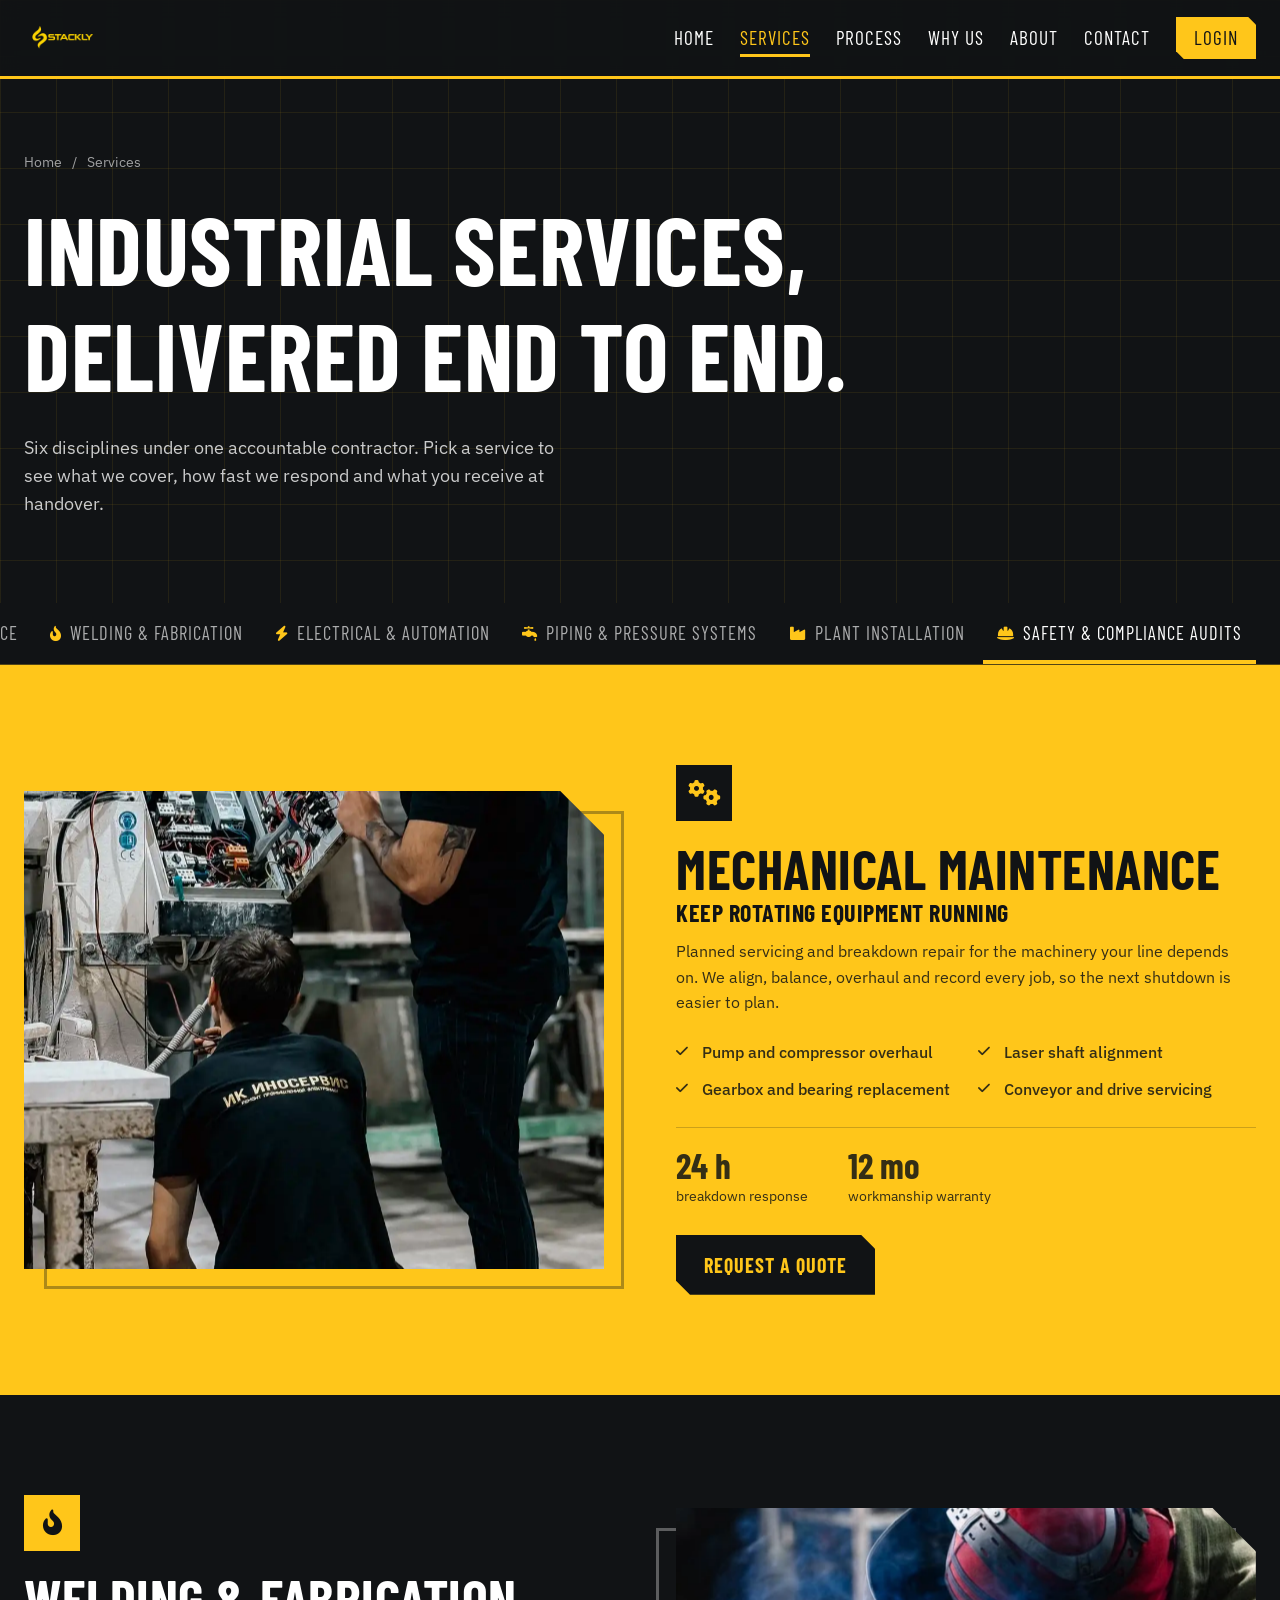
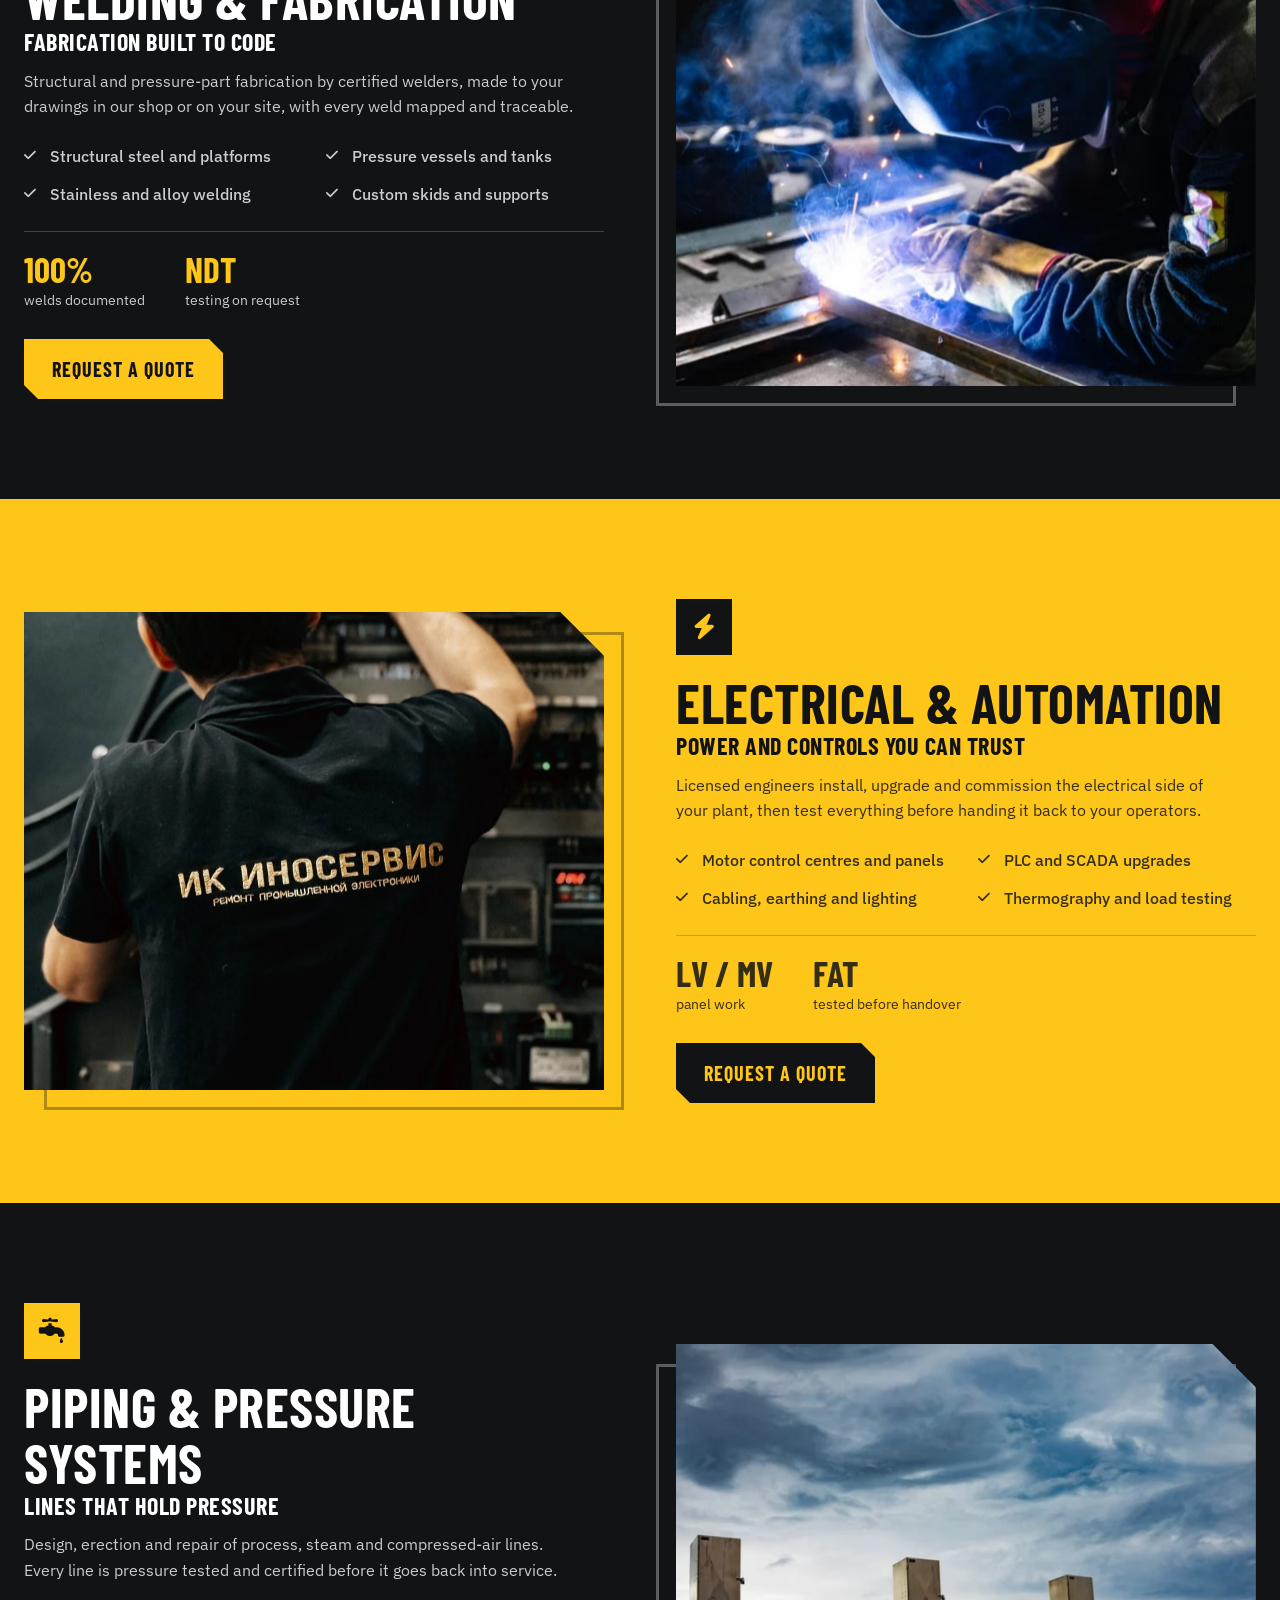
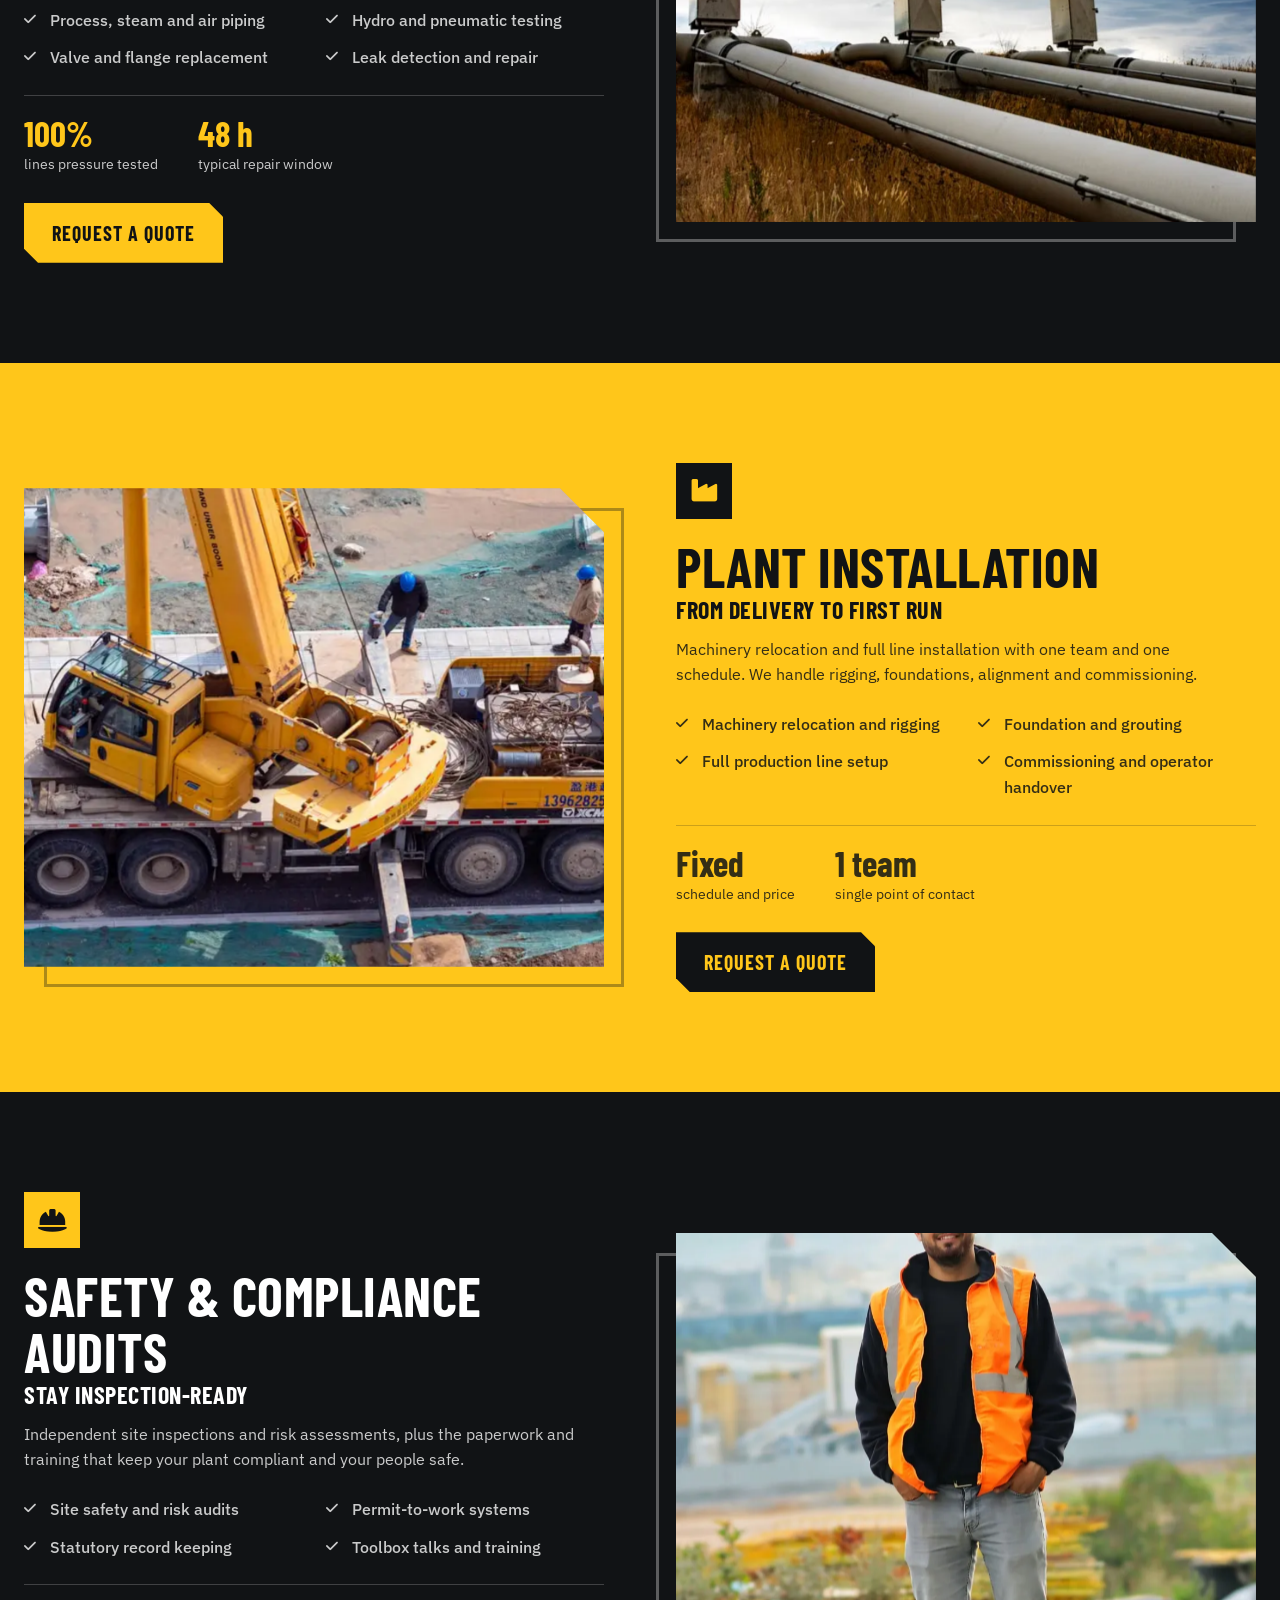
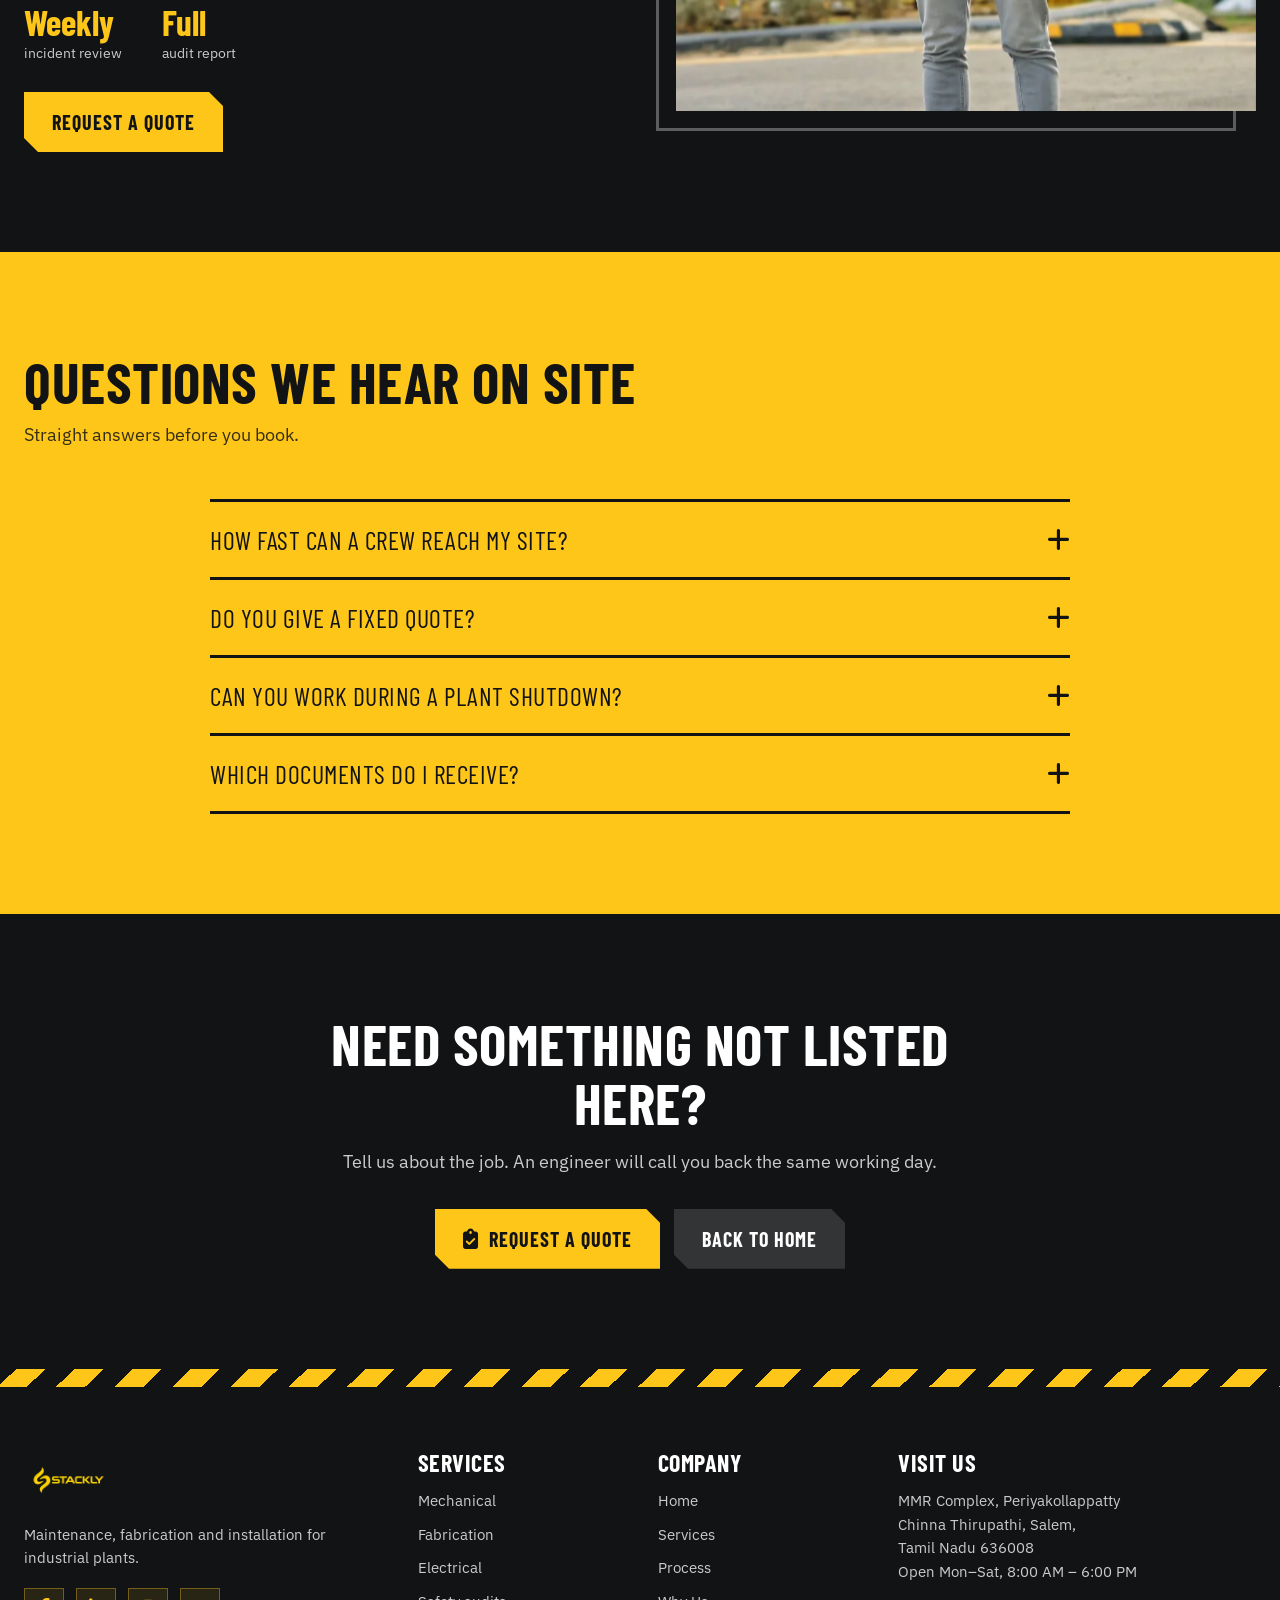
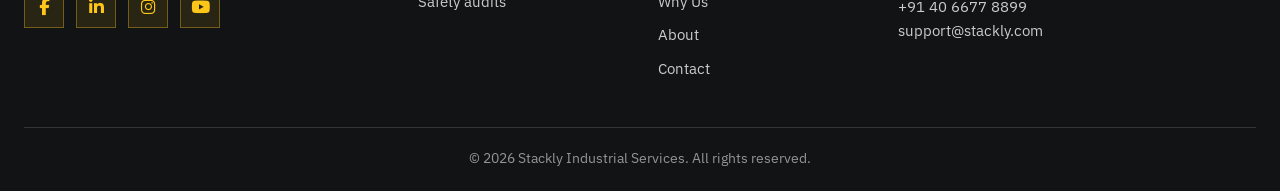
<file: html/services.html>
<!DOCTYPE html>
<html lang="en">
<head>
  <meta charset="UTF-8">
  <meta name="viewport" content="width=device-width, initial-scale=1.0, viewport-fit=cover">
  <meta name="theme-color" content="#1B3444">
  <title>Services | Stackly Industrial Services</title>
  <link rel="preconnect" href="https://fonts.googleapis.com">
  <link rel="preconnect" href="https://fonts.gstatic.com" crossorigin>
  <link href="https://fonts.googleapis.com/css2?family=Barlow+Condensed:wght@600;700&family=IBM+Plex+Sans:wght@400;500;600&display=swap" rel="stylesheet">
  <link rel="stylesheet" href="https://cdnjs.cloudflare.com/ajax/libs/font-awesome/6.4.0/css/all.min.css">
  <link rel="stylesheet" href="../css/styles.css">
  <link rel="stylesheet" href="../css/services.css">
</head>
<body>

  <header>
    <div class="hdr">
      <a href="../index.html" class="brand"><img src="../assets/logo1.webp" alt="Stackly Industrial Services" class="logo-img"></a>
      <nav id="nav" class="nav">
        <a href="../index.html">Home</a>
        <a href="./services.html" aria-current="page">Services</a>
        <a href="./process.html">Process</a>
        <a href="./whyus.html">Why Us</a>
        <a href="./about.html">About</a>
        <a href="./contact.html">Contact</a>
        <a href="./login.html" class="nav-cta">Login</a>
      </nav>
      <button class="menu-toggle" type="button" aria-label="Open menu" aria-expanded="false" aria-controls="nav"><i class="fa-solid fa-bars"></i></button>
    </div>
  </header>

  <section class="sv-hero on-ink">
    <div class="sv-hero-in">
      <nav class="crumbs" aria-label="Breadcrumb"><a href="../index.html">Home</a><span aria-hidden="true">/</span><span>Services</span></nav>
      <h1><span class="ln"><span>Industrial services,</span></span><span class="ln"><span>delivered end to end.</span></span></h1>
      <p>Six disciplines under one accountable contractor. Pick a service to see what we cover, how fast we respond and what you receive at handover.</p>
    </div>
  </section>

  <div class="tabs on-ink">
    <div class="tabs-in" id="tabs">
      <a href="#mechanical"><i class="fa-solid fa-gears"></i>Mechanical maintenance</a><a href="#welding"><i class="fa-solid fa-fire-flame-curved"></i>Welding &amp; fabrication</a><a href="#electrical"><i class="fa-solid fa-bolt"></i>Electrical &amp; automation</a><a href="#piping"><i class="fa-solid fa-faucet-drip"></i>Piping &amp; pressure systems</a><a href="#installation"><i class="fa-solid fa-industry"></i>Plant installation</a><a href="#safety"><i class="fa-solid fa-helmet-safety"></i>Safety &amp; compliance audits</a>
      <span class="tab-ind" id="tabInd"></span>
    </div>
  </div>

  <section id="mechanical" class="svc on-amb">
    <div class="svc-in">
      <figure class="svc-fig"><div class="ph"><img src="../assets/i7.webp" alt="Technicians repairing industrial machinery" loading="lazy" onerror="this.onerror=null;this.classList.add('ill');this.src='../assets/svc-mechanical.svg'"></div></figure>
      <div class="svc-body">
        <i class="ico fa-solid fa-gears"></i>
        <h2>Mechanical maintenance</h2>
        <h3>Keep rotating equipment running</h3>
        <p>Planned servicing and breakdown repair for the machinery your line depends on. We align, balance, overhaul and record every job, so the next shutdown is easier to plan.</p>
        <ul class="caps"><li>Pump and compressor overhaul</li><li>Laser shaft alignment</li><li>Gearbox and bearing replacement</li><li>Conveyor and drive servicing</li></ul>
        <div class="meta"><div><b>24 h</b><span>breakdown response</span></div><div><b>12 mo</b><span>workmanship warranty</span></div></div>
        <a href="../index.html#contact" class="btn btn-ink">Request a quote</a>
      </div>
    </div>
  </section>
  <section id="welding" class="svc on-ink rev">
    <div class="svc-in">
      <figure class="svc-fig"><div class="ph"><img src="../assets/i8.webp" alt="Welder working with sparks in a fabrication shop" loading="lazy" onerror="this.onerror=null;this.classList.add('ill');this.src='../assets/svc-welding.svg'"></div></figure>
      <div class="svc-body">
        <i class="ico fa-solid fa-fire-flame-curved"></i>
        <h2>Welding &amp; fabrication</h2>
        <h3>Fabrication built to code</h3>
        <p>Structural and pressure-part fabrication by certified welders, made to your drawings in our shop or on your site, with every weld mapped and traceable.</p>
        <ul class="caps"><li>Structural steel and platforms</li><li>Pressure vessels and tanks</li><li>Stainless and alloy welding</li><li>Custom skids and supports</li></ul>
        <div class="meta"><div><b>100%</b><span>welds documented</span></div><div><b>NDT</b><span>testing on request</span></div></div>
        <a href="../index.html#contact" class="btn btn-amb">Request a quote</a>
      </div>
    </div>
  </section>
  <section id="electrical" class="svc on-amb">
    <div class="svc-in">
      <figure class="svc-fig"><div class="ph"><img src="../assets/i9.webp" alt="Technician working inside an industrial electrical panel" loading="lazy" onerror="this.onerror=null;this.classList.add('ill');this.src='../assets/svc-electrical.svg'"></div></figure>
      <div class="svc-body">
        <i class="ico fa-solid fa-bolt"></i>
        <h2>Electrical &amp; automation</h2>
        <h3>Power and controls you can trust</h3>
        <p>Licensed engineers install, upgrade and commission the electrical side of your plant, then test everything before handing it back to your operators.</p>
        <ul class="caps"><li>Motor control centres and panels</li><li>PLC and SCADA upgrades</li><li>Cabling, earthing and lighting</li><li>Thermography and load testing</li></ul>
        <div class="meta"><div><b>LV / MV</b><span>panel work</span></div><div><b>FAT</b><span>tested before handover</span></div></div>
        <a href="../index.html#contact" class="btn btn-ink">Request a quote</a>
      </div>
    </div>
  </section>
  <section id="piping" class="svc on-ink rev">
    <div class="svc-in">
      <figure class="svc-fig"><div class="ph"><img src="../assets/i10.webp" alt="Large industrial pipes under a cloudy sky" loading="lazy" onerror="this.onerror=null;this.classList.add('ill');this.src='../assets/svc-piping.svg'"></div></figure>
      <div class="svc-body">
        <i class="ico fa-solid fa-faucet-drip"></i>
        <h2>Piping &amp; pressure systems</h2>
        <h3>Lines that hold pressure</h3>
        <p>Design, erection and repair of process, steam and compressed-air lines. Every line is pressure tested and certified before it goes back into service.</p>
        <ul class="caps"><li>Process, steam and air piping</li><li>Hydro and pneumatic testing</li><li>Valve and flange replacement</li><li>Leak detection and repair</li></ul>
        <div class="meta"><div><b>100%</b><span>lines pressure tested</span></div><div><b>48 h</b><span>typical repair window</span></div></div>
        <a href="../index.html#contact" class="btn btn-amb">Request a quote</a>
      </div>
    </div>
  </section>
  <section id="installation" class="svc on-amb">
    <div class="svc-in">
      <figure class="svc-fig"><div class="ph"><img src="../assets/i11.webp" alt="Crane on an industrial construction site" loading="lazy" onerror="this.onerror=null;this.classList.add('ill');this.src='../assets/svc-installation.svg'"></div></figure>
      <div class="svc-body">
        <i class="ico fa-solid fa-industry"></i>
        <h2>Plant installation</h2>
        <h3>From delivery to first run</h3>
        <p>Machinery relocation and full line installation with one team and one schedule. We handle rigging, foundations, alignment and commissioning.</p>
        <ul class="caps"><li>Machinery relocation and rigging</li><li>Foundation and grouting</li><li>Full production line setup</li><li>Commissioning and operator handover</li></ul>
        <div class="meta"><div><b>Fixed</b><span>schedule and price</span></div><div><b>1 team</b><span>single point of contact</span></div></div>
        <a href="../index.html#contact" class="btn btn-ink">Request a quote</a>
      </div>
    </div>
  </section>
  <section id="safety" class="svc on-ink rev">
    <div class="svc-in">
      <figure class="svc-fig"><div class="ph"><img src="../assets/i12.webp" alt="Worker in a hard hat and safety vest on site" loading="lazy" onerror="this.onerror=null;this.classList.add('ill');this.src='../assets/svc-safety.svg'"></div></figure>
      <div class="svc-body">
        <i class="ico fa-solid fa-helmet-safety"></i>
        <h2>Safety &amp; compliance audits</h2>
        <h3>Stay inspection-ready</h3>
        <p>Independent site inspections and risk assessments, plus the paperwork and training that keep your plant compliant and your people safe.</p>
        <ul class="caps"><li>Site safety and risk audits</li><li>Permit-to-work systems</li><li>Statutory record keeping</li><li>Toolbox talks and training</li></ul>
        <div class="meta"><div><b>Weekly</b><span>incident review</span></div><div><b>Full</b><span>audit report</span></div></div>
        <a href="../index.html#contact" class="btn btn-amb">Request a quote</a>
      </div>
    </div>
  </section>

  <section class="sec on-amb" id="faq">
    <div class="head"><h2>Questions we hear on site</h2><p>Straight answers before you book.</p></div>
    <div class="faq"><div class="faq-item"><button type="button" class="faq-q" aria-expanded="false">How fast can a crew reach my site?<i class="fa-solid fa-plus"></i></button><div class="faq-a"><div><p>Emergency crews and stocked service vehicles reach most sites within 24 hours. Planned work is scheduled around your production calendar.</p></div></div></div><div class="faq-item"><button type="button" class="faq-q" aria-expanded="false">Do you give a fixed quote?<i class="fa-solid fa-plus"></i></button><div class="faq-a"><div><p>Yes. After a site assessment you receive a fixed quote, a method statement and a schedule before any work starts.</p></div></div></div><div class="faq-item"><button type="button" class="faq-q" aria-expanded="false">Can you work during a plant shutdown?<i class="fa-solid fa-plus"></i></button><div class="faq-a"><div><p>Yes. We plan turnarounds with you, from single machines to multi-week shutdowns, and staff crews for round-the-clock shifts.</p></div></div></div><div class="faq-item"><button type="button" class="faq-q" aria-expanded="false">Which documents do I receive?<i class="fa-solid fa-plus"></i></button><div class="faq-a"><div><p>Test certificates, weld maps, as-built drawings and inspection records are handed over with every job.</p></div></div></div></div>
  </section>

  <section class="sec on-ink cta">
    <div>
      <h2>Need something not listed here?</h2>
      <p>Tell us about the job. An engineer will call you back the same working day.</p>
      <div class="btns">
        <a href="../index.html#contact" class="btn btn-amb"><i class="fa-solid fa-clipboard-check"></i> Request a quote</a>
        <a href="../index.html" class="btn btn-line">Back to home</a>
      </div>
    </div>
  </section>

  <footer class="on-ink">
    <div class="foot">
      <div>
        <a href="../index.html" class="brand"><img src="../assets/logo1.webp" alt="Stackly Industrial Services" class="logo-img"></a>
        <p>Maintenance, fabrication and installation for industrial plants.</p>
        <div class="social">
    <a href="./html/404.html" aria-label="Facebook"><i class="fa-brands fa-facebook-f"></i></a>
    <a href="./html/404.html" aria-label="LinkedIn"><i class="fa-brands fa-linkedin-in"></i></a>
    <a href="./html/404.html" aria-label="Instagram"><i class="fa-brands fa-instagram"></i></a>
    <a href="./html/404.html" aria-label="YouTube"><i class="fa-brands fa-youtube"></i></a>
  </div>
      </div>
      <div>
        <h4>Services</h4>
        <ul><li><a href="#mechanical">Mechanical</a></li><li><a href="#welding">Fabrication</a></li><li><a href="#electrical">Electrical</a></li><li><a href="#safety">Safety audits</a></li></ul>
      </div>
      <div>
        <h4>Company</h4>
        <ul><li><a href="../index.html">Home</a></li><li><a href="./services.html">Services</a></li><li><a href="./process.html">Process</a></li><li><a href="./whyus.html">Why Us</a></li><li><a href="./about.html">About</a></li><li><a href="./contact.html">Contact</a></li><li>
      </div>
      <div>
        <h4>Visit us</h4>
        <address>MMR Complex, Periyakollappatty<br>Chinna Thirupathi, Salem,<br>Tamil Nadu 636008<br>Open Mon–Sat, 8:00 AM – 6:00 PM</address>
        <p><a href="./404.html">+91 40 6677 8899</a><br><a href="./404.html">support@stackly.com</a></p>
      </div>
    </div>
    <p class="copy">&copy; 2026 Stackly Industrial Services. All rights reserved.</p>
  </footer>

  <script src="../js/services.js"></script>
</body>
</html>
</file>
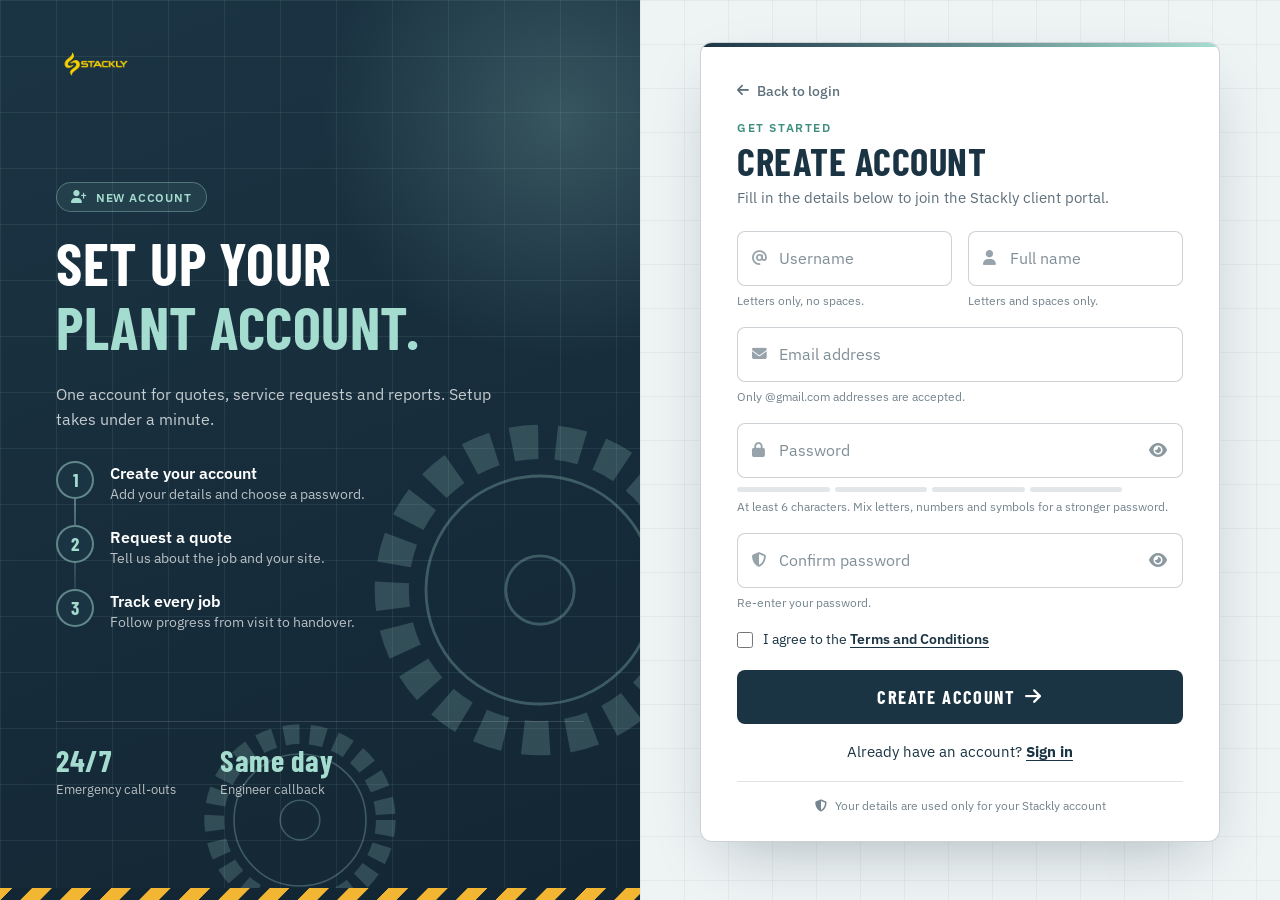
<file: html/signup.html>
<!DOCTYPE html>
<html lang="en">
<head>
  <meta charset="UTF-8">
  <meta name="viewport" content="width=device-width, initial-scale=1.0, viewport-fit=cover">
  <meta name="theme-color" content="#1B3444">
  <title>Sign Up | Stackly Industrial Services</title>
  <link rel="preconnect" href="https://fonts.googleapis.com">
  <link rel="preconnect" href="https://fonts.gstatic.com" crossorigin>
  <link href="https://fonts.googleapis.com/css2?family=Barlow+Condensed:wght@600;700&family=IBM+Plex+Sans:wght@400;500;600&display=swap" rel="stylesheet">
  <link rel="stylesheet" href="https://cdnjs.cloudflare.com/ajax/libs/font-awesome/6.4.0/css/all.min.css">
  <link rel="stylesheet" href="../css/signup.css">
</head>
<body>
<main class="lg">

  <!-- LEFT: brand panel (stays in view while the form scrolls) -->
  <aside class="lg-brand" id="brandPanel">
    <div class="gears" aria-hidden="true">
      <svg class="gear g1" viewBox="0 0 200 200"><circle cx="100" cy="100" r="78" stroke-dasharray="14 9.5"/><circle cx="100" cy="100" r="60" class="thin"/><circle cx="100" cy="100" r="18" class="thin"/></svg>
      <svg class="gear g2" viewBox="0 0 200 200"><circle cx="100" cy="100" r="78" stroke-dasharray="14 9.5"/><circle cx="100" cy="100" r="60" class="thin"/><circle cx="100" cy="100" r="18" class="thin"/></svg>
    </div>

    <a href="../index.html" class="lg-logo"><img src="../assets/logo1.webp" alt="Stackly Industrial Services"></a>

    <div class="lg-brand-body">
      <span class="tag"><i class="fa-solid fa-user-plus"></i> New account</span>
      <h1><span class="ln"><span>Set up your</span></span><span class="ln"><span>plant account.</span></span></h1>
      <p>One account for quotes, service requests and reports. Setup takes under a minute.</p>

      <ol class="steps">
        <li><i>1</i><div><b>Create your account</b><span>Add your details and choose a password.</span></div></li>
        <li><i>2</i><div><b>Request a quote</b><span>Tell us about the job and your site.</span></div></li>
        <li><i>3</i><div><b>Track every job</b><span>Follow progress from visit to handover.</span></div></li>
      </ol>
    </div>

    <div class="lg-stats">
      <div><b>24/7</b><span>Emergency call-outs</span></div>
      <div><b>Same day</b><span>Engineer callback</span></div>
    </div>
    <div class="hazard" aria-hidden="true"></div>
  </aside>

  <!-- RIGHT: form -->
  <section class="lg-form-wrap">
    <div class="lg-card">
      <a href="./login.html" class="back"><i class="fa-solid fa-arrow-left"></i> Back to login</a>

      <span class="eyebrow">Get started</span>
      <h2>Create account</h2>
      <p class="sub">Fill in the details below to join the Stackly client portal.</p>

      <form id="signupForm" novalidate>

        <div class="row2">
          <div class="field">
            <i class="fa-solid fa-at lead"></i>
            <input type="text" id="username" name="username" placeholder=" " autocomplete="username" maxlength="24" spellcheck="false" required>
            <label for="username">Username</label>
            <small class="hint" data-for="username">Letters only, no spaces.</small>
          </div>
          <div class="field">
            <i class="fa-solid fa-user lead"></i>
            <input type="text" id="fullName" name="fullName" placeholder=" " autocomplete="name" maxlength="48" spellcheck="false" required>
            <label for="fullName">Full name</label>
            <small class="hint" data-for="fullName">Letters and spaces only.</small>
          </div>
        </div>

        <div class="field">
          <i class="fa-solid fa-envelope lead"></i>
          <input type="email" id="email" name="email" placeholder=" " autocomplete="email" required>
          <label for="email">Email address</label>
          <small class="hint" data-for="email">Only @gmail.com addresses are accepted.</small>
        </div>

        <div class="field">
          <i class="fa-solid fa-lock lead"></i>
          <input type="password" id="password" name="password" placeholder=" " autocomplete="new-password" required>
          <label for="password">Password</label>
          <button type="button" class="eye" data-target="password" aria-label="Show password"><i class="fa-solid fa-eye"></i></button>
          <div class="meter" id="meter" aria-hidden="true"><i></i><i></i><i></i><i></i><em id="meterText"></em></div>
          <small class="hint" data-for="password">At least 6 characters. Mix letters, numbers and symbols for a stronger password.</small>
        </div>

        <div class="field">
          <i class="fa-solid fa-shield-halved lead"></i>
          <input type="password" id="confirmPassword" name="confirmPassword" placeholder=" " autocomplete="new-password" required>
          <label for="confirmPassword">Confirm password</label>
          <button type="button" class="eye" data-target="confirmPassword" aria-label="Show password"><i class="fa-solid fa-eye"></i></button>
          <small class="hint" data-for="confirmPassword">Re-enter your password.</small>
        </div>

        <div class="terms-wrap field-plain">
          <label class="terms">
            <input type="checkbox" id="agreeTerms" name="agreeTerms" required>
            <span>I agree to the <a href="./404.html">Terms and Conditions</a></span>
          </label>
          <small class="hint" data-for="agreeTerms">You must accept the Terms and Conditions to sign up.</small>
        </div>

        <button type="submit" class="btn" id="signupBtn">
          <span class="lbl">Create account <i class="fa-solid fa-arrow-right"></i></span>
          <span class="spin" aria-hidden="true"></span>
          <span class="done"><i class="fa-solid fa-circle-check"></i> Account created</span>
        </button>

        <p class="signup">Already have an account? <a href="./login.html">Sign in</a></p>
      </form>

      <p class="secure"><i class="fa-solid fa-shield-halved"></i> Your details are used only for your Stackly account</p>
    </div>
  </section>

</main>
<script src="../js/signup.js"></script>
</body>
</html>
</file>
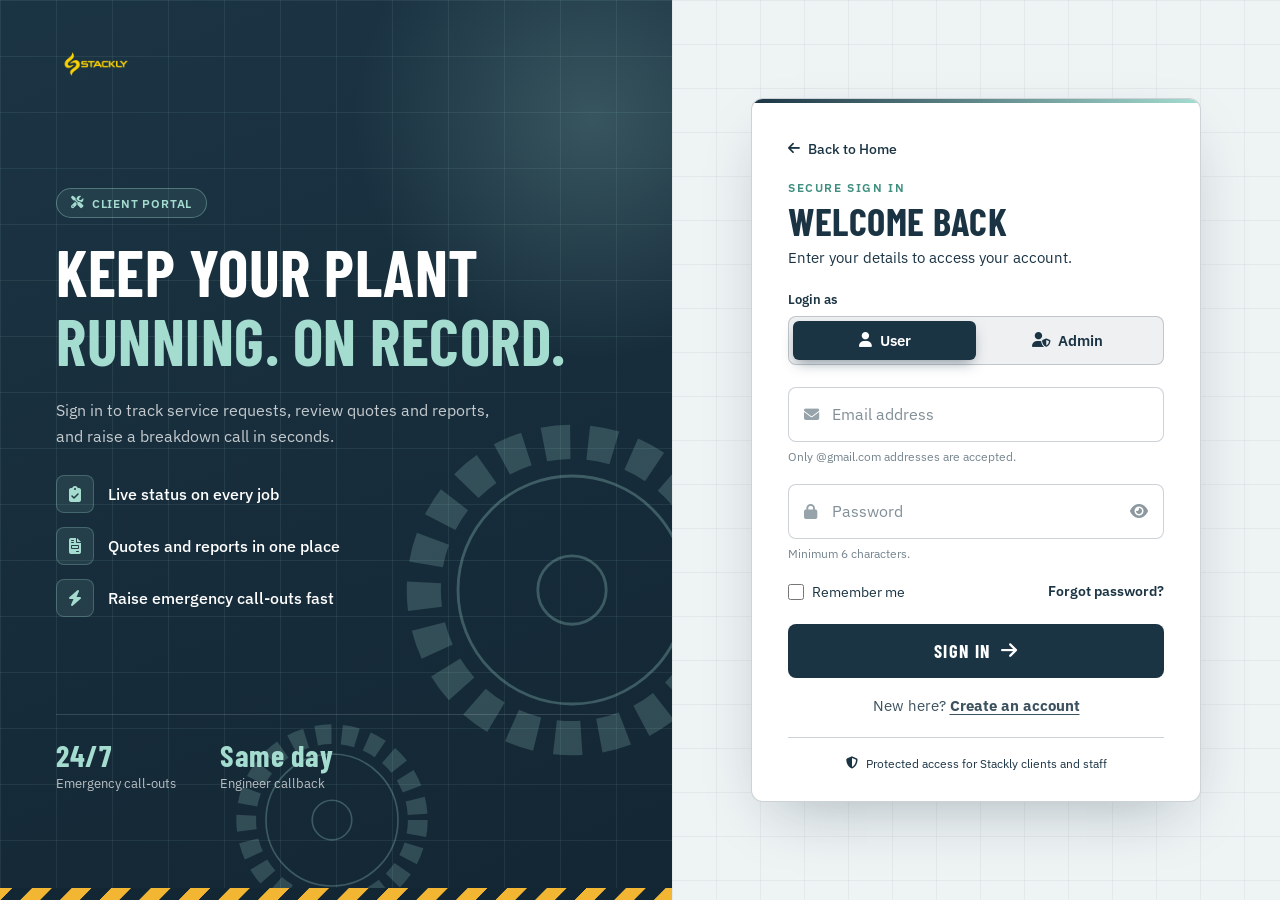
<file: html/user-dashboard.html>
<!DOCTYPE html>
<html lang="en">
<head>
  <meta charset="UTF-8">
  <meta name="viewport" content="width=device-width, initial-scale=1.0, viewport-fit=cover">
  <meta name="theme-color" content="#1B3444">
  <title>My Account | Stackly Industrial Services</title>
  <link rel="preconnect" href="https://fonts.googleapis.com">
  <link rel="preconnect" href="https://fonts.gstatic.com" crossorigin>
  <link href="https://fonts.googleapis.com/css2?family=Barlow+Condensed:wght@600;700&family=IBM+Plex+Sans:wght@400;500;600&display=swap" rel="stylesheet">
  <link rel="stylesheet" href="https://cdnjs.cloudflare.com/ajax/libs/font-awesome/6.4.0/css/all.min.css">
  <style>
/* STACKLY INDUSTRIAL — user-dashboard.css */
:root{
  --ink:#1B3444; --ink-2:#132633; --acc:#A5DCD0; --amber:#F2B632;
  --bg:#EEF3F4; --card:#fff; --line:rgba(27,52,68,.14); --muted:rgba(27,52,68,.66);
  --ok:#2fae66; --bad:#e5484d; --teal:#3f8f80;
  --font-h:'Barlow Condensed',sans-serif; --font-b:'IBM Plex Sans',system-ui,sans-serif;
  --ease:cubic-bezier(.2,.8,.2,1); --sw:264px;
}
*{box-sizing:border-box;margin:0;padding:0}
html{scroll-padding-top:env(safe-area-inset-top,0px)}
html,body{max-width:100%;overflow-x:clip;overflow-y:visible}
img{max-width:100%}
.card,.item,.list li,.feed li,.hero,.stat{overflow-wrap:anywhere}
body{font-family:var(--font-b);background:var(--bg);color:var(--ink);-webkit-font-smoothing:antialiased}
button{font:inherit;color:inherit;cursor:pointer;background:none;border:0}
a{color:inherit}
ul{list-style:none}
.app{display:flex;min-height:100vh}

/* ---------- Sidebar ---------- */
.side{position:fixed;inset:0 auto 0 0;width:min(var(--sw),86vw);z-index:50;display:flex;flex-direction:column;padding:22px 16px 16px;overflow-y:auto;color:#fff;background:linear-gradient(170deg,var(--ink),var(--ink-2))}
.side-head{position:relative;display:flex;align-items:center;justify-content:center;margin-bottom:16px}
.brand{display:flex;justify-content:center;align-items:center;width:100%}.brand img{height:46px;max-width:100%;width:auto;display:block;margin:0 auto}
.x{display:none;position:absolute;right:0;top:50%;transform:translateY(-50%);width:34px;height:34px;color:rgba(255,255,255,.7);font-size:1.1rem}
.badge-strip{display:flex;align-items:center;justify-content:center;gap:8px;padding:8px;margin-bottom:8px;border-radius:6px;font-size:.72rem;letter-spacing:1.2px;text-transform:uppercase;font-weight:600;color:var(--acc);background:rgba(165,220,208,.1);border:1px solid rgba(165,220,208,.25)}
.badge-strip i{width:6px;height:6px;border-radius:50%;background:var(--acc);animation:blink 2s ease-in-out infinite}
@keyframes blink{50%{opacity:.35}}
.grp{font-size:.7rem;letter-spacing:1.4px;text-transform:uppercase;color:rgba(255,255,255,.4);margin:16px 8px 6px}
.nav{display:grid;gap:2px}
.nav button{display:flex;align-items:center;gap:12px;width:100%;padding:10px 12px;border-radius:8px;text-align:left;font-size:.9rem;font-weight:500;color:rgba(255,255,255,.72);transition:background .2s,color .2s,transform .2s}
.nav button i{width:18px;text-align:center;font-size:.9rem}
.nav button:hover{background:rgba(165,220,208,.1);color:#fff;transform:translateX(3px)}
.nav button.on{background:var(--acc);color:var(--ink);font-weight:600}
.nav .n{margin-left:auto;font-size:.7rem;font-weight:700;padding:1px 8px;border-radius:999px;background:var(--amber);color:var(--ink)}
.side-cta{display:flex;align-items:center;justify-content:center;gap:8px;margin:18px 0 0;padding:12px;border-radius:8px;text-decoration:none;font-family:var(--font-h);font-size:1.05rem;letter-spacing:1px;text-transform:uppercase;font-weight:700;background:var(--amber);color:var(--ink);transition:transform .2s,box-shadow .2s}
.side-cta:hover{transform:translateY(-2px);box-shadow:0 10px 20px -8px rgba(242,182,50,.6)}
.side-user{display:flex;align-items:center;gap:10px;margin-top:auto;padding:10px;border-radius:8px;background:rgba(255,255,255,.06);border:1px solid rgba(255,255,255,.1)}
.side-user{margin-top:22px}
.side-user div{min-width:0}
.side-user b{display:block;font-size:.85rem;text-transform:capitalize;overflow:hidden;text-overflow:ellipsis;white-space:nowrap}
.side-user small{display:block;font-size:.72rem;opacity:.55;overflow:hidden;text-overflow:ellipsis;white-space:nowrap}
.av{flex:0 0 auto;width:34px;height:34px;border-radius:50%;display:grid;place-items:center;font-family:var(--font-h);font-size:1.1rem;font-weight:700;text-transform:uppercase;background:var(--acc);color:var(--ink)}
.logout{display:flex;align-items:center;justify-content:center;gap:8px;width:100%;margin-top:8px;padding:10px;border-radius:8px;font-size:.82rem;font-weight:600;text-transform:uppercase;letter-spacing:.8px;color:#ff8d90;background:rgba(229,72,77,.12);border:1px solid rgba(229,72,77,.3);transition:background .2s}
.logout:hover{background:rgba(229,72,77,.22)}
.overlay{position:fixed;inset:0;z-index:40;background:rgba(10,20,28,.6);backdrop-filter:blur(3px);opacity:0;visibility:hidden;transition:opacity .25s}
.overlay.show{opacity:1;visibility:visible}

/* ---------- Topbar ---------- */
.main{flex:1;min-width:0;margin-left:var(--sw)}
.top{
  position:-webkit-sticky;
  position:sticky;
  top:env(safe-area-inset-top,0px);
  z-index:30;
  display:flex;align-items:center;gap:14px;
  padding:calc(12px + env(safe-area-inset-top,0px)) 28px 12px;
  min-height:64px;
  background:rgba(238,243,244,.9);
  -webkit-backdrop-filter:blur(10px);
  backdrop-filter:blur(10px);
  border-bottom:1px solid var(--line);
  will-change:transform;
}
.top h1{min-width:0;overflow:hidden;text-overflow:ellipsis;font-family:var(--font-h);font-size:1.9rem;text-transform:uppercase;letter-spacing:.5px;font-weight:700;white-space:nowrap}
.burger{display:none;width:38px;height:38px;border-radius:8px;background:#fff;border:1px solid var(--line)}
.top-r{margin-left:auto;display:flex;align-items:center;gap:10px}
.call{display:flex;align-items:center;gap:8px;padding:8px 14px;border-radius:999px;text-decoration:none;font-size:.82rem;font-weight:600;color:#fff;background:var(--ink);transition:background .2s}
.call:hover{background:var(--teal)}
.ib{position:relative;width:38px;height:38px;border-radius:8px;background:#fff;border:1px solid var(--line);transition:border-color .2s,transform .2s}
.ib:hover{border-color:var(--ink);transform:translateY(-1px)}
.ib em{position:absolute;top:8px;right:9px;width:8px;height:8px;border-radius:50%;background:var(--amber);border:2px solid #fff;animation:ping 2.2s infinite}
@keyframes ping{0%{box-shadow:0 0 0 0 rgba(242,182,50,.6)}70%,100%{box-shadow:0 0 0 7px rgba(242,182,50,0)}}
.user{position:relative}
.user-btn{display:flex;align-items:center;gap:8px;padding:3px 12px 3px 3px;border-radius:999px;background:#fff;border:1px solid var(--line);font-size:.82rem;font-weight:500}
.user-btn .av{width:30px;height:30px;font-size:1rem;background:var(--ink);color:var(--acc)}
.user-btn>i{font-size:.65rem;opacity:.5}
.uname{max-width:110px;overflow:hidden;text-overflow:ellipsis;white-space:nowrap;text-transform:capitalize}
.menu{position:absolute;right:0;top:calc(100% + 8px);width:230px;padding:8px;border-radius:10px;background:#fff;border:1px solid var(--line);box-shadow:0 20px 40px -12px rgba(27,52,68,.35);opacity:0;visibility:hidden;transform:translateY(-6px);transition:.2s var(--ease)}
.user.open .menu{opacity:1;visibility:visible;transform:none}
.menu-mail{padding:8px 10px 10px;border-bottom:1px solid var(--line);margin-bottom:6px}
.menu-mail small{display:block;font-size:.68rem;text-transform:uppercase;letter-spacing:1px;opacity:.55}
.menu-mail b{font-size:.82rem;word-break:break-all}
.menu button{display:flex;align-items:center;gap:10px;width:100%;padding:9px 10px;border-radius:6px;font-size:.85rem;text-align:left;transition:background .15s}
.menu button:hover{background:rgba(165,220,208,.3)}
.menu .danger{color:var(--bad)}.menu .danger:hover{background:rgba(229,72,77,.1)}

/* ---------- Content ---------- */
.content{padding:26px 28px 56px;max-width:1400px;margin:0 auto}
.rise{opacity:0;transform:translateY(14px);animation:rise .55s var(--ease) forwards;animation-delay:calc(var(--i,0)*70ms)}
@keyframes rise{to{opacity:1;transform:none}}

.hero{position:relative;overflow:hidden;display:flex;align-items:center;justify-content:space-between;gap:20px;flex-wrap:wrap;padding:28px 32px;margin-bottom:20px;border-radius:14px;color:#fff;background:linear-gradient(135deg,var(--ink),var(--ink-2))}
.hero::before{content:"";position:absolute;inset:0;background-image:linear-gradient(rgba(165,220,208,.08) 1px,transparent 1px),linear-gradient(90deg,rgba(165,220,208,.08) 1px,transparent 1px);background-size:44px 44px}
.hero::after{content:"";position:absolute;left:0;right:0;bottom:0;height:8px;background:repeating-linear-gradient(-45deg,var(--amber) 0 12px,var(--ink-2) 12px 24px)}
.hero>*{position:relative;z-index:1}
.eyebrow{font-size:.74rem;letter-spacing:1.6px;text-transform:uppercase;font-weight:600;color:var(--acc);margin-bottom:6px}
.hero h2{font-family:var(--font-h);font-size:2.3rem;text-transform:uppercase;letter-spacing:.5px;line-height:1.05;margin-bottom:8px}
.hero p{max-width:520px;opacity:.75;line-height:1.55;font-size:.95rem}
.btn{display:inline-flex;align-items:center;gap:8px;padding:10px 18px;border-radius:8px;text-decoration:none;font-family:var(--font-h);font-size:1rem;letter-spacing:1px;text-transform:uppercase;font-weight:700;border:1.5px solid var(--ink);background:var(--ink);color:#fff;transition:transform .2s,box-shadow .2s,background .2s}
.btn:hover{transform:translateY(-2px);box-shadow:0 10px 20px -10px rgba(27,52,68,.6)}
.btn.amb{background:var(--amber);border-color:var(--amber);color:var(--ink)}
.btn.ghost{background:transparent;color:var(--ink)}
.btn.sm{padding:6px 12px;font-size:.88rem}

.stats{display:grid;grid-template-columns:repeat(4,minmax(0,1fr));gap:16px;margin-bottom:20px}
.stat{padding:18px;border-radius:12px;background:var(--card);border:1px solid var(--line);transition:transform .25s,box-shadow .25s,border-color .25s;cursor:pointer}
.stat:hover{transform:translateY(-4px);border-color:var(--teal);box-shadow:0 16px 30px -18px rgba(27,52,68,.5)}
.stat-top{display:flex;justify-content:space-between;align-items:center;margin-bottom:12px}
.stat-top i{width:38px;height:38px;display:grid;place-items:center;border-radius:8px;color:var(--ink);background:rgba(165,220,208,.45)}
.stat-top span{font-size:.72rem;font-weight:600;padding:3px 9px;border-radius:999px;background:rgba(47,174,102,.14);color:#1f8a4f}
.stat b{display:block;font-family:var(--font-h);font-size:2.4rem;line-height:1}
.stat small{display:block;margin-top:4px;font-size:.78rem;text-transform:uppercase;letter-spacing:.8px;color:var(--muted)}
.bar{height:5px;margin-top:12px;border-radius:99px;background:rgba(27,52,68,.09);overflow:hidden}
.bar i{display:block;height:100%;width:0;border-radius:99px;background:linear-gradient(90deg,var(--ink),var(--acc));transition:width 1.1s var(--ease) .3s}

.grid2>*,.grid3>*{min-width:0}
.grid2{display:grid;grid-template-columns:1.7fr 1fr;gap:16px;margin-bottom:16px;align-items:start}
.grid3{display:grid;grid-template-columns:repeat(3,minmax(0,1fr));gap:16px;align-items:start}
.card{padding:22px;margin-bottom:16px;border-radius:12px;background:var(--card);border:1px solid var(--line);min-width:0}
.grid2 .card,.grid3 .card{margin-bottom:0}
.card-h{display:flex;justify-content:space-between;align-items:flex-start;gap:12px;flex-wrap:wrap;margin-bottom:16px}
.card-h h3{font-family:var(--font-h);font-size:1.4rem;text-transform:uppercase;letter-spacing:.5px;line-height:1.1}
.card-h p{font-size:.8rem;color:var(--muted);margin-top:2px}

.tw{overflow-x:auto}
table{width:100%;border-collapse:collapse;min-width:620px}
th{text-align:left;padding:0 10px 10px;font-size:.7rem;text-transform:uppercase;letter-spacing:1px;color:var(--muted);border-bottom:1px solid var(--line)}
td{padding:13px 10px;border-bottom:1px solid var(--line);font-size:.86rem;vertical-align:middle}
tr:last-child td{border-bottom:0}
tbody tr{transition:background .15s;cursor:pointer}
tbody tr:hover{background:rgba(165,220,208,.22)}
.t1{font-weight:600}.t2{font-size:.75rem;color:var(--muted);margin-top:2px}
.tag{display:inline-block;padding:3px 10px;border-radius:999px;font-size:.72rem;font-weight:600;white-space:nowrap}
.s-submitted{background:rgba(27,52,68,.1);color:var(--ink)}
.s-scheduled{background:rgba(165,220,208,.5);color:#25675b}
.s-inprogress{background:rgba(242,182,50,.25);color:#8a6206}
.s-approval{background:rgba(229,72,77,.12);color:#c2353a}
.s-completed{background:rgba(47,174,102,.15);color:#1f8a4f}
.prog{display:flex;align-items:center;gap:8px;min-width:110px}
.prog .bar{flex:1;margin:0;height:6px}
.prog span{font-family:var(--font-h);font-size:1rem;color:var(--muted)}

.feed li,.list li{display:flex;gap:12px;align-items:flex-start;padding:12px 6px;border-radius:8px;transition:background .15s;cursor:pointer}
.feed li:hover,.list li:hover{background:rgba(165,220,208,.22)}
.feed li>i,.list li>.ico{flex:0 0 auto;width:34px;height:34px;display:grid;place-items:center;border-radius:8px;font-size:.85rem;background:rgba(165,220,208,.45);color:var(--ink)}
.feed p{font-size:.85rem;line-height:1.45}
.feed small,.list small{display:block;font-size:.74rem;color:var(--muted);margin-top:2px}
.list li>div{flex:1;min-width:0}
.list b{font-size:.88rem}
.right{margin-left:auto;text-align:right;flex:0 0 auto}
.amt{font-family:var(--font-h);font-size:1.25rem;font-weight:700}
.date{flex:0 0 auto;width:46px;text-align:center;padding:5px 0;border-radius:8px;background:var(--ink);color:#fff}
.date span{display:block;font-size:.62rem;letter-spacing:1px;text-transform:uppercase;color:var(--acc)}
.date b{font-family:var(--font-h);font-size:1.3rem;line-height:1}

.svc li{padding:8px 0}
.svc-row{display:flex;justify-content:space-between;font-size:.84rem;margin-bottom:6px}
.svc-row b{font-family:var(--font-h);font-size:1.05rem}

.cards{display:grid;gap:14px}
.item{padding:18px;border-radius:12px;border:1px solid var(--line);background:#fff;transition:border-color .2s,transform .2s}
.item:hover{border-color:var(--teal);transform:translateY(-2px)}
.item-top{display:flex;justify-content:space-between;gap:14px;flex-wrap:wrap}
.item-top>div:first-child{flex:1 1 180px;min-width:0}
.item h4{font-size:.98rem;margin-bottom:4px}
.item p{font-size:.8rem;color:var(--muted)}
.item .acts{display:flex;gap:10px;margin-top:14px;flex-wrap:wrap}

.setrow{display:flex;justify-content:space-between;align-items:center;gap:16px;padding:16px 0;border-bottom:1px solid var(--line)}
.setrow:last-child{border-bottom:0}
.setrow b{display:block;font-size:.92rem}.setrow small{color:var(--muted);font-size:.8rem}
.sw{position:relative;width:44px;height:24px;border-radius:99px;background:rgba(27,52,68,.18);transition:background .3s;flex:0 0 auto}
.sw::after{content:"";position:absolute;top:3px;left:3px;width:18px;height:18px;border-radius:50%;background:#fff;box-shadow:0 1px 4px rgba(0,0,0,.3);transition:transform .3s var(--ease)}
.sw.on{background:var(--ink)}.sw.on::after{transform:translateX(20px)}
select{padding:8px 12px;border-radius:8px;border:1.5px solid var(--line);background:#fff;font:inherit;font-size:.88rem}
.profile{display:flex;align-items:center;gap:18px;flex-wrap:wrap;margin-bottom:18px}
.profile .av{width:64px;height:64px;font-size:1.9rem;background:var(--ink);color:var(--acc)}
.profile h4{font-family:var(--font-h);font-size:1.5rem;text-transform:capitalize}

.toast{max-width:calc(100vw - 32px);text-align:center;position:fixed;left:50%;bottom:26px;z-index:100;transform:translate(-50%,20px);padding:12px 20px;border-radius:8px;background:var(--ink);color:#fff;font-size:.86rem;box-shadow:0 14px 30px -10px rgba(0,0,0,.5);opacity:0;pointer-events:none;transition:.3s var(--ease)}
.toast.show{opacity:1;transform:translate(-50%,0)}

/* ---------- Responsive ---------- */
@media(max-width:1200px){.grid2{grid-template-columns:1fr}.grid3{grid-template-columns:1fr 1fr}}
@media(max-width:1024px){
  .side{transform:translateX(-100%);transition:transform .35s var(--ease)}
  .side.open{transform:none}
  .main{margin-left:0}.x,.burger{display:grid;place-items:center}
  .stats{grid-template-columns:repeat(2,minmax(0,1fr))}
}
@media(max-width:720px){
  .content{padding:18px 16px 44px}.top{padding:calc(10px + env(safe-area-inset-top,0px)) 14px 10px}
  .call span,.uname{display:none}.call{padding:9px 11px}.user-btn{padding:3px}
  .grid3{grid-template-columns:1fr}.hero{padding:22px 20px}.hero h2{font-size:1.9rem}
  .top h1{font-size:1.5rem}
}
@media(max-width:720px){
  .tw{overflow:visible}
  table{min-width:0}
  table,thead,tbody,tr,td{display:block;width:100%}
  thead{display:none}
  tbody tr{padding:12px 6px;border-bottom:1px solid var(--line);border-radius:8px}
  tbody tr:last-child{border-bottom:0}
  td{display:flex;justify-content:space-between;align-items:center;gap:12px;padding:5px 8px;border:0}
  td[data-label]::before{content:attr(data-label);flex:0 0 auto;font-size:.68rem;text-transform:uppercase;letter-spacing:1px;color:var(--muted)}
  td:first-child{display:block;padding-bottom:8px}
  td .prog{min-width:0;flex:1;max-width:60%}
  .hero .btn{flex:1 1 auto;justify-content:center}
  .setrow{flex-wrap:wrap}
}
@media(max-width:480px){.stats{grid-template-columns:1fr}.card{padding:16px}.item{padding:14px}}
@media(prefers-reduced-motion:reduce){*,*::before,*::after{animation:none!important;transition:none!important}.rise{opacity:1;transform:none}}

</style>
</head>
<body>
<div class="app">
  <div class="overlay" id="overlay"></div>

  <aside class="side" id="side">
    <div class="side-head">
      <a href="../index.html" class="brand"><img src="../assets/logo1.webp" alt="Stackly Industrial Services"></a>
      <button class="x" id="closeSide" aria-label="Close menu"><i class="fa-solid fa-xmark"></i></button>
    </div>
    <div class="badge-strip"><i></i> Client portal</div>

    <p class="grp">Work</p>
    <nav class="nav" id="navMain"></nav>
    <p class="grp">Account</p>
    <nav class="nav" id="navAcc"></nav>

    <a href="./404.html" class="side-cta"><i class="fa-solid fa-plus"></i> Request a service</a>

    <div class="side-user">
      <span class="av" id="sAv">?</span>
      <div><b id="sName">Client</b><small id="sMail">&mdash;</small></div>
    </div>
    <button class="logout" id="logoutBtn"><i class="fa-solid fa-right-from-bracket"></i> Logout</button>
  </aside>

  <main class="main">
    <header class="top">
      <button class="burger" id="burger" aria-label="Open menu"><i class="fa-solid fa-bars"></i></button>
      <h1 id="pageTitle">Dashboard</h1>
      <div class="top-r">
        <a href="./404.html" class="call"><i class="fa-solid fa-phone"></i><span>Emergency line</span></a>
        <button class="ib" id="bell" aria-label="Notifications"><i class="fa-solid fa-bell"></i><em></em></button>
        <div class="user" id="user">
          <button class="user-btn" id="userBtn"><span class="av" id="tAv">?</span><span class="uname" id="tName">Client</span><i class="fa-solid fa-chevron-down"></i></button>
          <div class="menu">
            <div class="menu-mail"><small>Signed in as</small><b id="tMail">&mdash;</b></div>
            <button data-nav="settings"><i class="fa-solid fa-gear"></i> Settings</button>
            <button class="danger" id="menuLogout"><i class="fa-solid fa-right-from-bracket"></i> Logout</button>
          </div>
        </div>
      </div>
    </header>

    <div class="content" id="content"></div>
  </main>
</div>
<div class="toast" id="toast" role="status"></div>
<script>
// STACKLY INDUSTRIAL — user-dashboard.js
// Client portal: reads the session saved by login.js (localStorage 'user' + 'isAuthenticated').
(function () {
  'use strict';

  /* ---------- Session ---------- */
  function getUser() {
    try {
      if (localStorage.getItem('isAuthenticated') !== 'true') return null;
      var u = JSON.parse(localStorage.getItem('user') || 'null');
      return u && u.email ? u : null;
    } catch (e) { return null; }
  }
  var user = getUser();
  if (!user) { location.replace('./login.html'); return; }
  if (user.role === 'admin') { location.replace('./admin-dashboard.html'); return; }

  var email = user.email, uname = email.split('@')[0], initial = uname.charAt(0).toUpperCase();
  function logout() {
    ['user', 'isAuthenticated', 'stacklyNav'].forEach(function (k) { localStorage.removeItem(k); });
    location.href = './login.html';
  }

  /* ---------- Helpers ---------- */
  var $ = function (id) { return document.getElementById(id); };
  function esc(s) { return String(s).replace(/[&<>"']/g, function (c) { return { '&': '&amp;', '<': '&lt;', '>': '&gt;', '"': '&quot;', "'": '&#39;' }[c]; }); }
  function inr(n) { return '\u20B9' + n.toLocaleString('en-IN'); }
  var toastT;
  function toast(msg) {
    var t = $('toast'); t.textContent = msg; t.classList.add('show');
    clearTimeout(toastT); toastT = setTimeout(function () { t.classList.remove('show'); }, 2200);
  }

  /* ---------- Sample data (replace with API data) ---------- */
  var SERVICES = { mechanical: 'Mechanical maintenance', welding: 'Welding & fabrication', electrical: 'Electrical & automation', piping: 'Piping & pressure systems', install: 'Plant installation', safety: 'Safety & compliance audit' };
  var STATUS = { submitted: 'Submitted', scheduled: 'Site visit booked', inprogress: 'In progress', approval: 'Awaiting approval', completed: 'Completed' };

  var requests = [
    { id: 'SR-1042', title: 'Conveyor gearbox overhaul', svc: 'mechanical', site: 'Salem Plant 1', status: 'inprogress', pct: 65, date: 'Sep 12, 2026', eng: 'R. Kumar' },
    { id: 'SR-1038', title: 'Boiler feed piping replacement', svc: 'piping', site: 'Salem Plant 2', status: 'inprogress', pct: 30, date: 'Sep 8, 2026', eng: 'S. Venkat' },
    { id: 'SR-1049', title: 'MCC panel upgrade & PLC retrofit', svc: 'electrical', site: 'Namakkal Unit', status: 'scheduled', pct: 10, date: 'Sep 20, 2026', eng: 'A. Priya' },
    { id: 'SR-1051', title: 'Annual statutory safety audit', svc: 'safety', site: 'Salem Plant 1', status: 'submitted', pct: 0, date: 'Sep 22, 2026', eng: 'Unassigned' },
    { id: 'SR-1017', title: 'Structural platform fabrication', svc: 'welding', site: 'Salem Plant 2', status: 'completed', pct: 100, date: 'Aug 14, 2026', eng: 'M. Faizal' }
  ];
  var quotes = [
    { id: 'QT-318', title: 'Cooling tower pump installation', amt: 486000, status: 'approval', valid: 'Oct 05, 2026' },
    { id: 'QT-311', title: 'Hydraulic press seal & valve kit', amt: 128500, status: 'approval', valid: 'Oct 01, 2026' },
    { id: 'QT-297', title: 'Boiler feed piping replacement', amt: 742000, status: 'completed', valid: 'Accepted Sep 6' },
    { id: 'QT-284', title: 'Structural platform fabrication', amt: 315000, status: 'completed', valid: 'Accepted Aug 2' }
  ];
  var reports = [
    { name: 'Pressure vessel inspection report', ref: 'SR-1017', date: 'Aug 20, 2026', size: '2.4 MB' },
    { name: 'Weld NDT test certificate', ref: 'SR-1017', date: 'Aug 18, 2026', size: '1.1 MB' },
    { name: 'Gearbox condition assessment', ref: 'SR-1042', date: 'Sep 14, 2026', size: '3.2 MB' },
    { name: 'Electrical thermography survey', ref: 'SR-0994', date: 'Jul 29, 2026', size: '4.8 MB' }
  ];
  var visits = [
    { d: 'Sep', n: '26', title: 'Site survey: MCC panel upgrade', site: 'Namakkal Unit', eng: 'A. Priya', time: '10:00 AM' },
    { d: 'Sep', n: '29', title: 'Safety audit walk-through', site: 'Salem Plant 1', eng: 'K. Ramesh', time: '9:30 AM' },
    { d: 'Oct', n: '03', title: 'Shutdown planning meeting', site: 'Salem Plant 2', eng: 'S. Venkat', time: '2:00 PM' },
    { d: 'Oct', n: '08', title: 'Post-completion inspection', site: 'Salem Plant 1', eng: 'R. Kumar', time: '11:00 AM' }
  ];
  var feed = [
    { i: 'fa-gears', t: 'Gearbox overhaul on SR-1042 reached 65%: bearings replaced', w: '3h ago' },
    { i: 'fa-file-invoice', t: 'Quote QT-318 is ready for your approval', w: '1d ago' },
    { i: 'fa-file-circle-check', t: 'Condition assessment report uploaded for SR-1042', w: '2d ago' },
    { i: 'fa-calendar-check', t: 'Site survey booked for Sep 26 at Namakkal Unit', w: '3d ago' },
    { i: 'fa-user-helmet-safety', t: 'Engineer S. Venkat assigned to SR-1038', w: '5d ago' }
  ];

  var pages = {
    dashboard: { title: 'Dashboard', icon: 'fa-gauge-high', group: 'main' },
    requests: { title: 'Service Requests', icon: 'fa-screwdriver-wrench', group: 'main' },
    quotes: { title: 'Quotes', icon: 'fa-file-invoice', group: 'main' },
    reports: { title: 'Reports', icon: 'fa-folder-open', group: 'main' },
    visits: { title: 'Site Visits', icon: 'fa-calendar-days', group: 'main' },
    settings: { title: 'Settings', icon: 'fa-gear', group: 'acc' }
  };
  var settings = { push: true, digest: false, sms: true, lang: 'English' };

  /* ---------- Reusable fragments ---------- */
  function tag(s) { return '<span class="tag s-' + s + '">' + STATUS[s] + '</span>'; }
  function bar(p) { return '<div class="bar"><i data-w="' + p + '"></i></div>'; }
  function statCard(i, icon, val, label, note, pct) {
    return '<div class="stat rise" style="--i:' + i + '" data-soon><div class="stat-top"><i class="fa-solid ' + icon + '"></i><span>' + note + '</span></div><b data-count="' + val + '">0</b><small>' + label + '</small>' + bar(pct) + '</div>';
  }
  function reqRows(list) {
    return list.map(function (r) {
      return '<tr data-soon><td><div class="t1">' + esc(r.title) + '</div><div class="t2">' + r.id + ' \u00B7 ' + esc(r.site) + '</div></td><td data-label="Service">' + SERVICES[r.svc] + '</td><td data-label="Status">' + tag(r.status) +
        '</td><td data-label="Progress"><div class="prog">' + bar(r.pct) + '<span>' + r.pct + '%</span></div></td><td data-label="Engineer">' + esc(r.eng) + '</td></tr>';
    }).join('');
  }
  var reqHead = '<thead><tr><th>Job</th><th>Service</th><th>Status</th><th>Progress</th><th>Engineer</th></tr></thead>';

  /* ---------- Pages ---------- */
  function pageDashboard() {
    var active = requests.filter(function (r) { return r.status === 'inprogress' || r.status === 'scheduled'; }).length;
    var awaiting = quotes.filter(function (q) { return q.status === 'approval'; }).length;
    var done = requests.filter(function (r) { return r.status === 'completed'; }).length;

    var counts = {};
    requests.forEach(function (r) { counts[r.svc] = (counts[r.svc] || 0) + 1; });
    var svc = Object.keys(counts).map(function (k) {
      var p = Math.round(counts[k] / requests.length * 100);
      return '<li><div class="svc-row"><span>' + SERVICES[k] + '</span><b>' + counts[k] + '</b></div>' + bar(p) + '</li>';
    }).join('');

    return '<div class="hero rise"><div><div class="eyebrow">Welcome back</div><h2>Hello, ' + esc(uname) + '</h2><p>Track every job, approve quotes and download reports. Need something new or an emergency call-out?</p></div>' +
      '<div style="display:flex;gap:10px;flex-wrap:wrap"><a class="btn amb" href="./404.html"><i class="fa-solid fa-plus"></i> New request</a><a class="btn ghost" style="color:#fff;border-color:rgba(255,255,255,.4)" href="./404.html"><i class="fa-solid fa-phone"></i> Call us</a></div></div>' +
      '<section class="stats">' +
        statCard(1, 'fa-screwdriver-wrench', active, 'Active jobs', requests.length + ' total', 60) +
        statCard(2, 'fa-file-signature', awaiting, 'Quotes to approve', 'Action needed', 45) +
        statCard(3, 'fa-calendar-check', visits.length, 'Upcoming visits', 'Next: ' + visits[0].d + ' ' + visits[0].n, 70) +
        statCard(4, 'fa-circle-check', done, 'Completed this year', 'On record', 30) +
      '</section>' +
      '<section class="grid2"><div class="card rise" style="--i:5"><div class="card-h"><div><h3>Active jobs</h3><p>Live progress on your current work</p></div><button class="btn ghost sm" data-nav="requests">View all</button></div><div class="tw"><table>' + reqHead + '<tbody>' + reqRows(requests.slice(0, 4)) + '</tbody></table></div></div>' +
      '<div class="card rise" style="--i:6"><div class="card-h"><div><h3>Recent activity</h3><p>Updates on your account</p></div></div><ul class="feed">' +
        feed.map(function (f) { return '<li data-soon><i class="fa-solid ' + f.i + '"></i><div><p>' + f.t + '</p><small>' + f.w + '</small></div></li>'; }).join('') + '</ul></div></section>' +
      '<section class="grid3">' +
        '<div class="card rise" style="--i:7"><div class="card-h"><div><h3>Quotes</h3><p>Waiting on you</p></div></div><ul class="list">' +
          quotes.filter(function (q) { return q.status === 'approval'; }).map(function (q) { return '<li data-nav="quotes"><span class="ico"><i class="fa-solid fa-file-invoice"></i></span><div><b>' + esc(q.title) + '</b><small>' + q.id + ' \u00B7 valid till ' + q.valid + '</small></div><div class="right amt">' + inr(q.amt) + '</div></li>'; }).join('') + '</ul></div>' +
        '<div class="card rise" style="--i:8"><div class="card-h"><div><h3>Upcoming visits</h3><p>Site surveys & meetings</p></div></div><ul class="list">' +
          visits.slice(0, 3).map(function (v) { return '<li data-nav="visits"><div class="date"><span>' + v.d + '</span><b>' + v.n + '</b></div><div><b>' + esc(v.title) + '</b><small>' + esc(v.site) + ' \u00B7 ' + v.time + '</small></div></li>'; }).join('') + '</ul></div>' +
        '<div class="card rise" style="--i:9"><div class="card-h"><div><h3>Jobs by service</h3><p>Across all requests</p></div></div><ul class="svc">' + svc + '</ul></div>' +
      '</section>';
  }

  function pageRequests() {
    var by = function (s) { return requests.filter(function (r) { return r.status === s; }).length; };
    return '<section class="stats">' +
      statCard(1, 'fa-list-check', requests.length, 'Total requests', 'All time', 100) +
      statCard(2, 'fa-gears', by('inprogress'), 'In progress', 'On site', 55) +
      statCard(3, 'fa-calendar-check', by('scheduled') + by('submitted'), 'Awaiting start', 'Planned', 35) +
      statCard(4, 'fa-circle-check', by('completed'), 'Completed', 'Closed out', 25) + '</section>' +
      '<div class="card rise" style="--i:5"><div class="card-h"><div><h3>Service requests</h3><p>Every job, from submission to handover</p></div><a class="btn sm" href="./404.html"><i class="fa-solid fa-plus"></i> New request</a></div><div class="tw"><table>' + reqHead + '<tbody>' + reqRows(requests) + '</tbody></table></div></div>';
  }

  function pageQuotes() {
    var pending = quotes.filter(function (q) { return q.status === 'approval'; });
    var total = pending.reduce(function (a, q) { return a + q.amt; }, 0);
    var cards = quotes.map(function (q, i) {
      var open = q.status === 'approval';
      return '<div class="item rise" style="--i:' + (i + 3) + '"><div class="item-top"><div><h4>' + esc(q.title) + '</h4><p>' + q.id + ' \u00B7 ' + (open ? 'Valid till ' + q.valid : q.valid) + '</p></div><div style="text-align:right"><div class="amt">' + inr(q.amt) + '</div>' +
        (open ? '<span class="tag s-approval">Awaiting approval</span>' : '<span class="tag s-completed">Accepted</span>') + '</div></div><div class="acts">' +
        (open ? '<button class="btn sm" data-soon>Approve quote</button><button class="btn ghost sm" data-soon>Request changes</button>' : '') +
        '<button class="btn ghost sm" data-soon><i class="fa-solid fa-download"></i> Download PDF</button></div></div>';
    }).join('');
    return '<section class="stats">' +
      statCard(1, 'fa-file-invoice', quotes.length, 'Total quotes', 'All time', 100) +
      statCard(2, 'fa-file-signature', pending.length, 'Awaiting approval', 'Action needed', 60) +
      statCard(3, 'fa-indian-rupee-sign', Math.round(total / 1000), 'Pending value (\u20B9 thousand)', 'Open quotes', 50) +
      statCard(4, 'fa-circle-check', quotes.length - pending.length, 'Accepted', 'Converted to jobs', 40) + '</section>' +
      '<div class="card rise" style="--i:2"><div class="card-h"><div><h3>Quotes</h3><p>Fixed-price quotes after site visit</p></div></div><div class="cards">' + cards + '</div></div>';
  }

  function pageReports() {
    return '<div class="card rise"><div class="card-h"><div><h3>Reports &amp; certificates</h3><p>Inspection, test and compliance documents for your plant</p></div></div><div class="cards">' +
      reports.map(function (r, i) {
        return '<div class="item rise" style="--i:' + (i + 1) + '"><div class="item-top"><div><h4><i class="fa-solid fa-file-pdf" style="color:var(--bad)"></i> ' + esc(r.name) + '</h4><p>' + r.ref + ' \u00B7 ' + r.date + ' \u00B7 PDF \u00B7 ' + r.size + '</p></div><div class="acts" style="margin:0"><button class="btn sm" data-soon><i class="fa-solid fa-download"></i> Download</button><button class="btn ghost sm" data-soon>Preview</button></div></div></div>';
      }).join('') + '</div></div>';
  }

  function pageVisits() {
    return '<div class="card rise"><div class="card-h"><div><h3>Site visits</h3><p>Scheduled surveys, audits and meetings</p></div><a class="btn sm" href="./contact.html#ctForm"><i class="fa-solid fa-plus"></i> Book a visit</a></div><ul class="list">' +
      visits.map(function (v) {
        return '<li data-soon><div class="date"><span>' + v.d + '</span><b>' + v.n + '</b></div><div><b>' + esc(v.title) + '</b><small>' + esc(v.site) + ' \u00B7 ' + v.time + ' \u00B7 Engineer: ' + esc(v.eng) + '</small></div><span class="tag s-scheduled right">Confirmed</span></li>';
      }).join('') + '</ul></div>';
  }

  function toggleRow(key, title, sub) {
    return '<div class="setrow"><div><b>' + title + '</b><small>' + sub + '</small></div><button class="sw' + (settings[key] ? ' on' : '') + '" data-toggle="' + key + '" role="switch" aria-checked="' + settings[key] + '" aria-label="' + title + '"></button></div>';
  }
  function pageSettings() {
    return '<div class="card rise"><div class="card-h"><div><h3>Account</h3><p>Profile and session</p></div></div><div class="profile"><span class="av">' + esc(initial) + '</span><div><h4>' + esc(uname) + '</h4><small style="color:var(--muted)">' + esc(email) + '</small></div></div><button class="btn ghost sm" data-soon>Edit profile</button></div>' +
      '<div class="card rise" style="--i:1"><div class="card-h"><div><h3>Preferences</h3><p>Notifications and display</p></div></div>' +
        toggleRow('push', 'Job status alerts', 'Notify me when a job or quote changes') +
        toggleRow('digest', 'Weekly summary email', 'A Monday recap of open jobs and quotes') +
        toggleRow('sms', 'SMS for site visits', 'Reminders before an engineer arrives') +
        '<div class="setrow"><div><b>Language</b><small>Interface language</small></div><select id="lang">' + ['English', 'Tamil', 'Hindi', 'Telugu'].map(function (l) { return '<option' + (l === settings.lang ? ' selected' : '') + '>' + l + '</option>'; }).join('') + '</select></div></div>' +
      '<div class="card rise" style="--i:2"><div class="card-h"><div><h3>Session</h3><p>Signed in as ' + esc(email) + '</p></div></div><div style="display:flex;gap:10px;flex-wrap:wrap"><button class="btn ghost sm" data-soon>Change password</button><button class="btn sm" id="setLogout" style="background:var(--bad);border-color:var(--bad)"><i class="fa-solid fa-right-from-bracket"></i> Logout</button></div></div>';
  }

  var renderers = { dashboard: pageDashboard, requests: pageRequests, quotes: pageQuotes, reports: pageReports, visits: pageVisits, settings: pageSettings };

  /* ---------- Shell ---------- */
  var active = localStorage.getItem('stacklyNav');
  if (!pages[active]) active = 'dashboard';

  function renderNav() {
    ['main', 'acc'].forEach(function (g) {
      $(g === 'main' ? 'navMain' : 'navAcc').innerHTML = Object.keys(pages).filter(function (k) { return pages[k].group === g; }).map(function (k) {
        var n = k === 'quotes' ? '<span class="n">' + quotes.filter(function (q) { return q.status === 'approval'; }).length + '</span>' : '';
        return '<button data-nav="' + k + '" class="' + (k === active ? 'on' : '') + '"><i class="fa-solid ' + pages[k].icon + '"></i>' + pages[k].title + n + '</button>';
      }).join('');
    });
  }

  function countUp() {
    [].forEach.call(document.querySelectorAll('[data-count]'), function (el) {
      var end = +el.getAttribute('data-count'), t0 = null;
      (function step(t) {
        if (!t0) t0 = t;
        var p = Math.min((t - t0) / 900, 1);
        el.textContent = Math.round(end * (1 - Math.pow(1 - p, 3)));
        if (p < 1) requestAnimationFrame(step);
      })(performance.now());
    });
  }

  function render() {
    $('pageTitle').textContent = pages[active].title;
    $('content').innerHTML = renderers[active]();
    renderNav();
    scrollTo(0, 0);
    requestAnimationFrame(function () {
      [].forEach.call(document.querySelectorAll('.bar i[data-w]'), function (el) { el.style.width = el.getAttribute('data-w') + '%'; });
    });
    countUp();
    var sl = $('setLogout'); if (sl) sl.addEventListener('click', logout);
  }

  function go(id) {
    active = id; localStorage.setItem('stacklyNav', id);
    closeSide(); $('user').classList.remove('open'); render();
  }
  function openSide() { $('side').classList.add('open'); $('overlay').classList.add('show'); }
  function closeSide() { $('side').classList.remove('open'); $('overlay').classList.remove('show'); }

  /* ---------- Chrome ---------- */
  ['sName', 'tName'].forEach(function (id) { $(id).textContent = uname; });
  ['sMail', 'tMail'].forEach(function (id) { $(id).textContent = email; });
  ['sAv', 'tAv'].forEach(function (id) { $(id).textContent = initial; });

  /* ---------- Events (delegated) ---------- */
  $('burger').addEventListener('click', openSide);
  $('closeSide').addEventListener('click', closeSide);
  $('overlay').addEventListener('click', closeSide);
  $('logoutBtn').addEventListener('click', logout);
  $('menuLogout').addEventListener('click', logout);
  $('bell').addEventListener('click', function () { toast('You have 2 new updates: quote QT-318 and job SR-1042.'); });
  $('userBtn').addEventListener('click', function (e) { e.stopPropagation(); $('user').classList.toggle('open'); });
  document.addEventListener('keydown', function (e) { if (e.key === 'Escape') { closeSide(); $('user').classList.remove('open'); } });

  document.addEventListener('click', function (e) {
    $('user').classList.remove('open');
    var nav = e.target.closest('[data-nav]');
    if (nav) { go(nav.getAttribute('data-nav')); return; }
    var sw = e.target.closest('[data-toggle]');
    if (sw) {
      var k = sw.getAttribute('data-toggle');
      settings[k] = !settings[k];
      sw.classList.toggle('on', settings[k]);
      sw.setAttribute('aria-checked', settings[k]);
      return;
    }
    if (e.target.closest('[data-soon]')) { location.href = './404.html'; return; }
  });
  document.addEventListener('change', function (e) {
    if (e.target.id === 'lang') { settings.lang = e.target.value; toast('Language preference saved.'); }
  });

  render();
})();

</script>
</body>
</html>
</file>
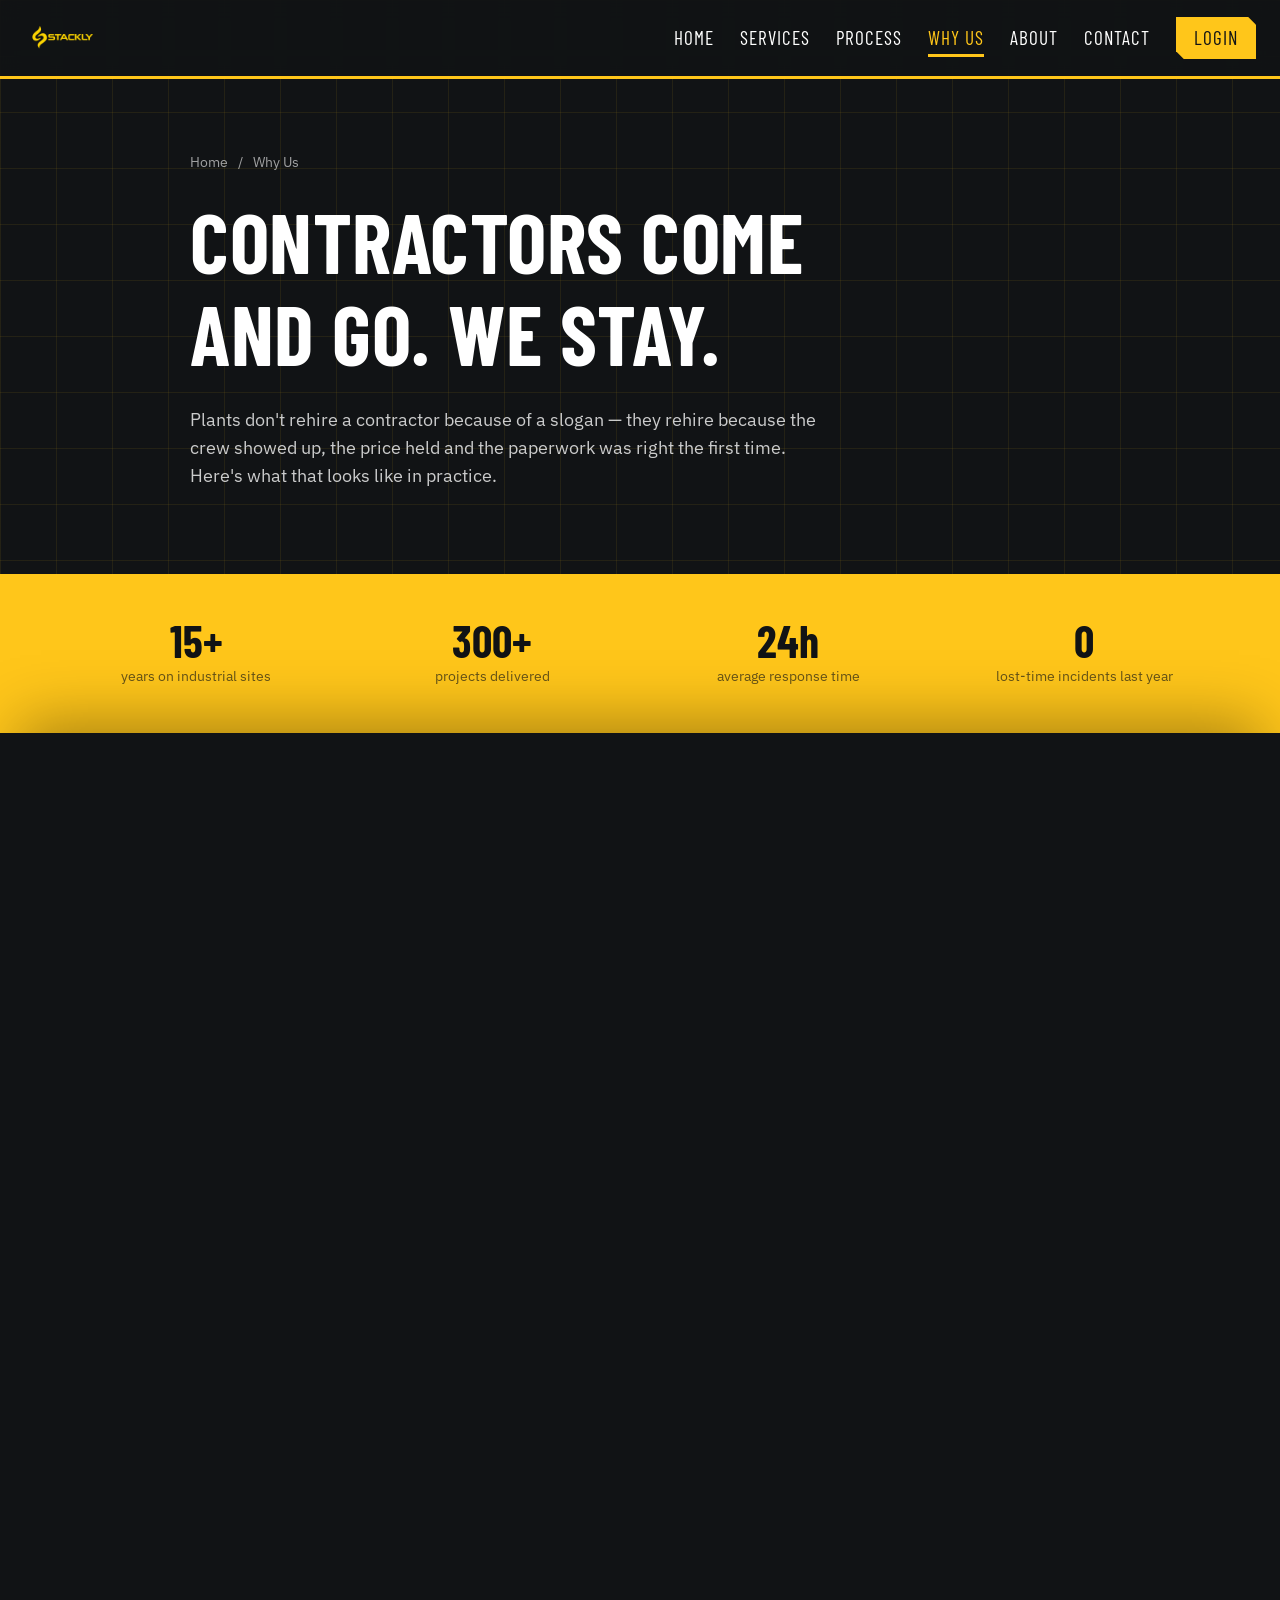
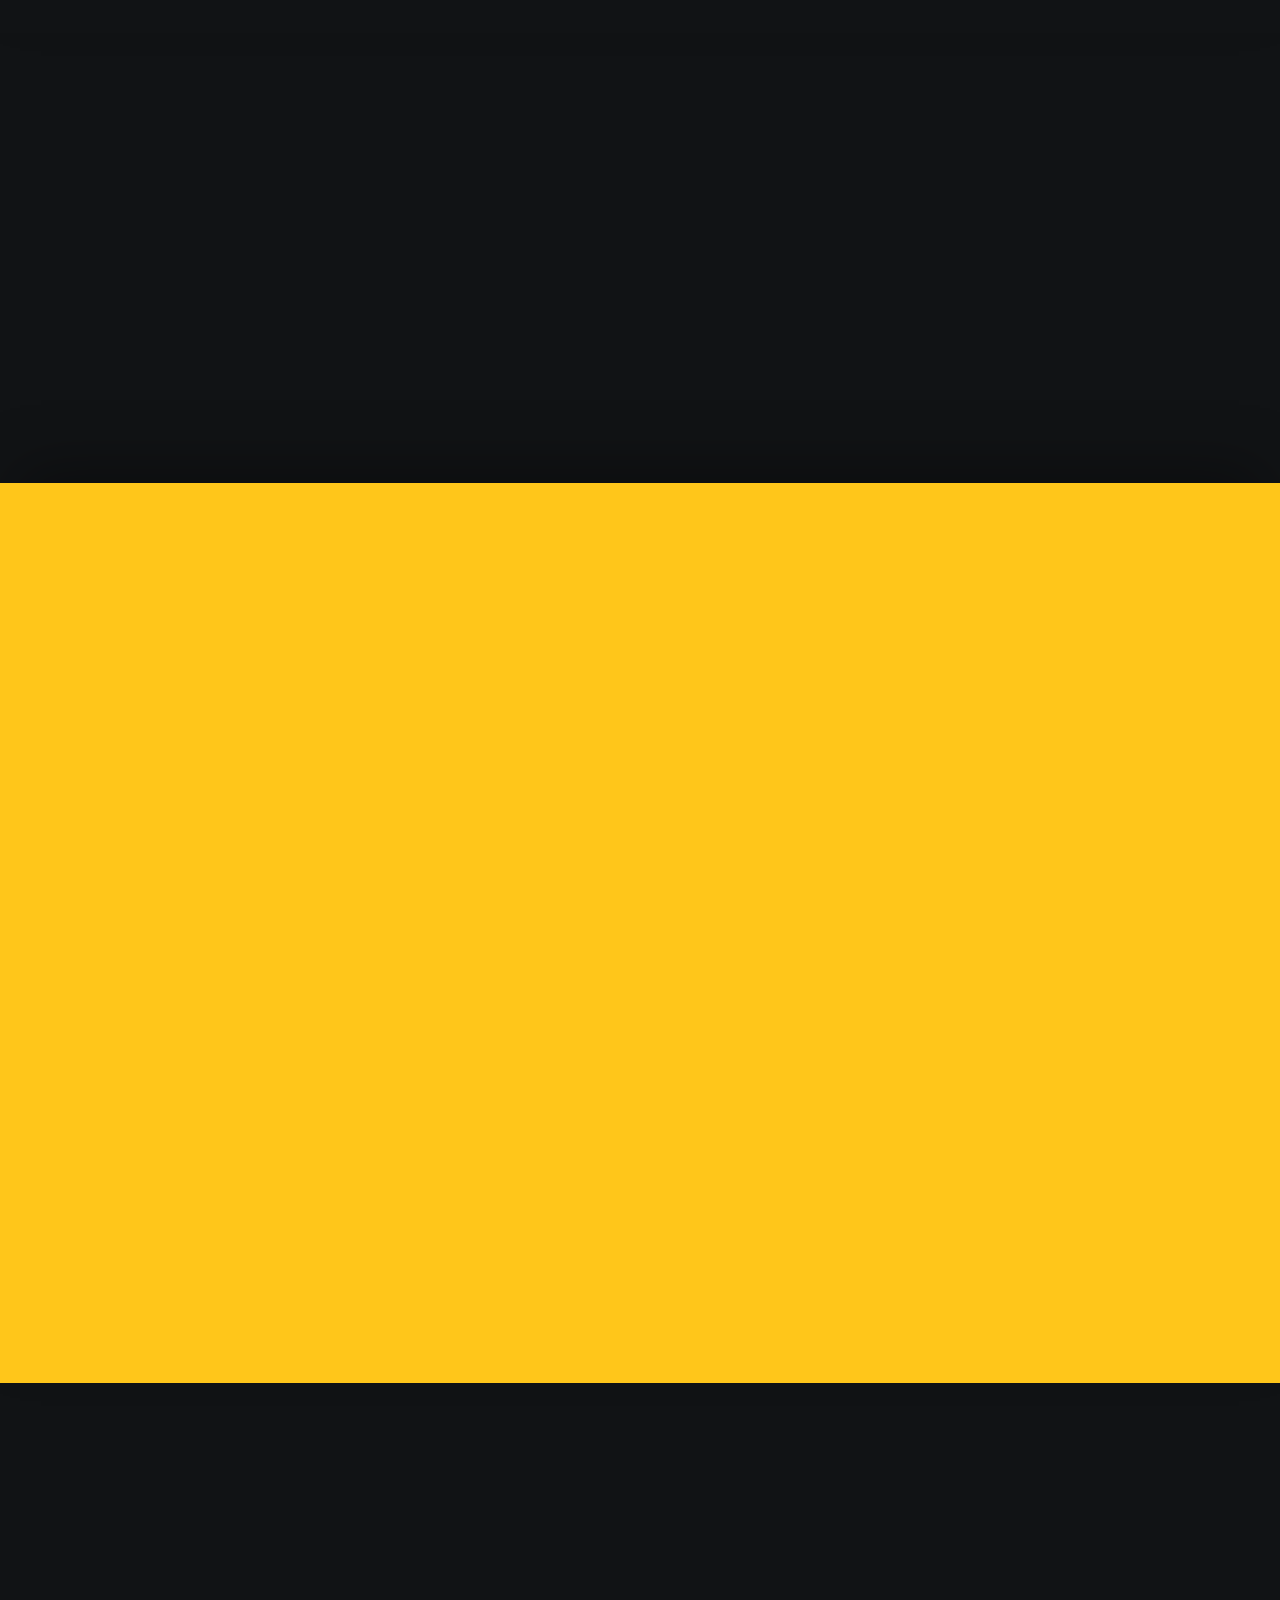
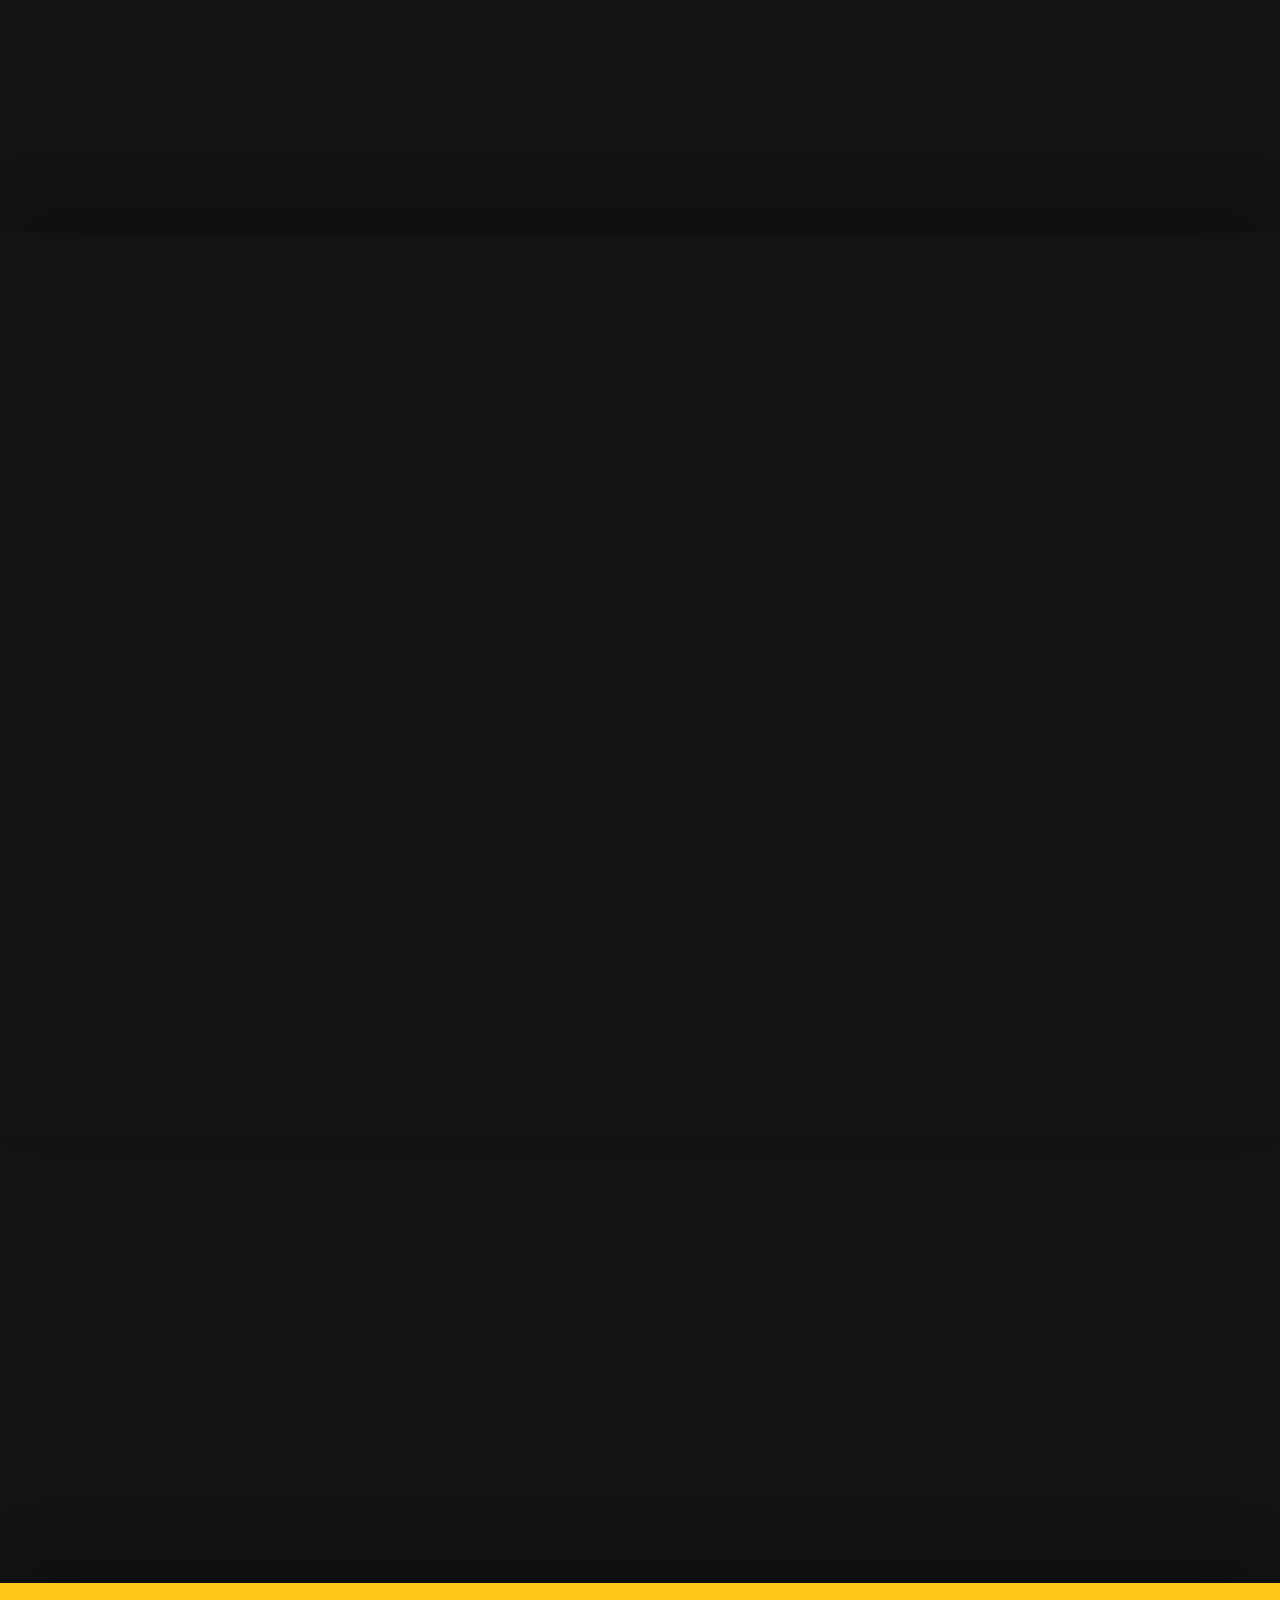
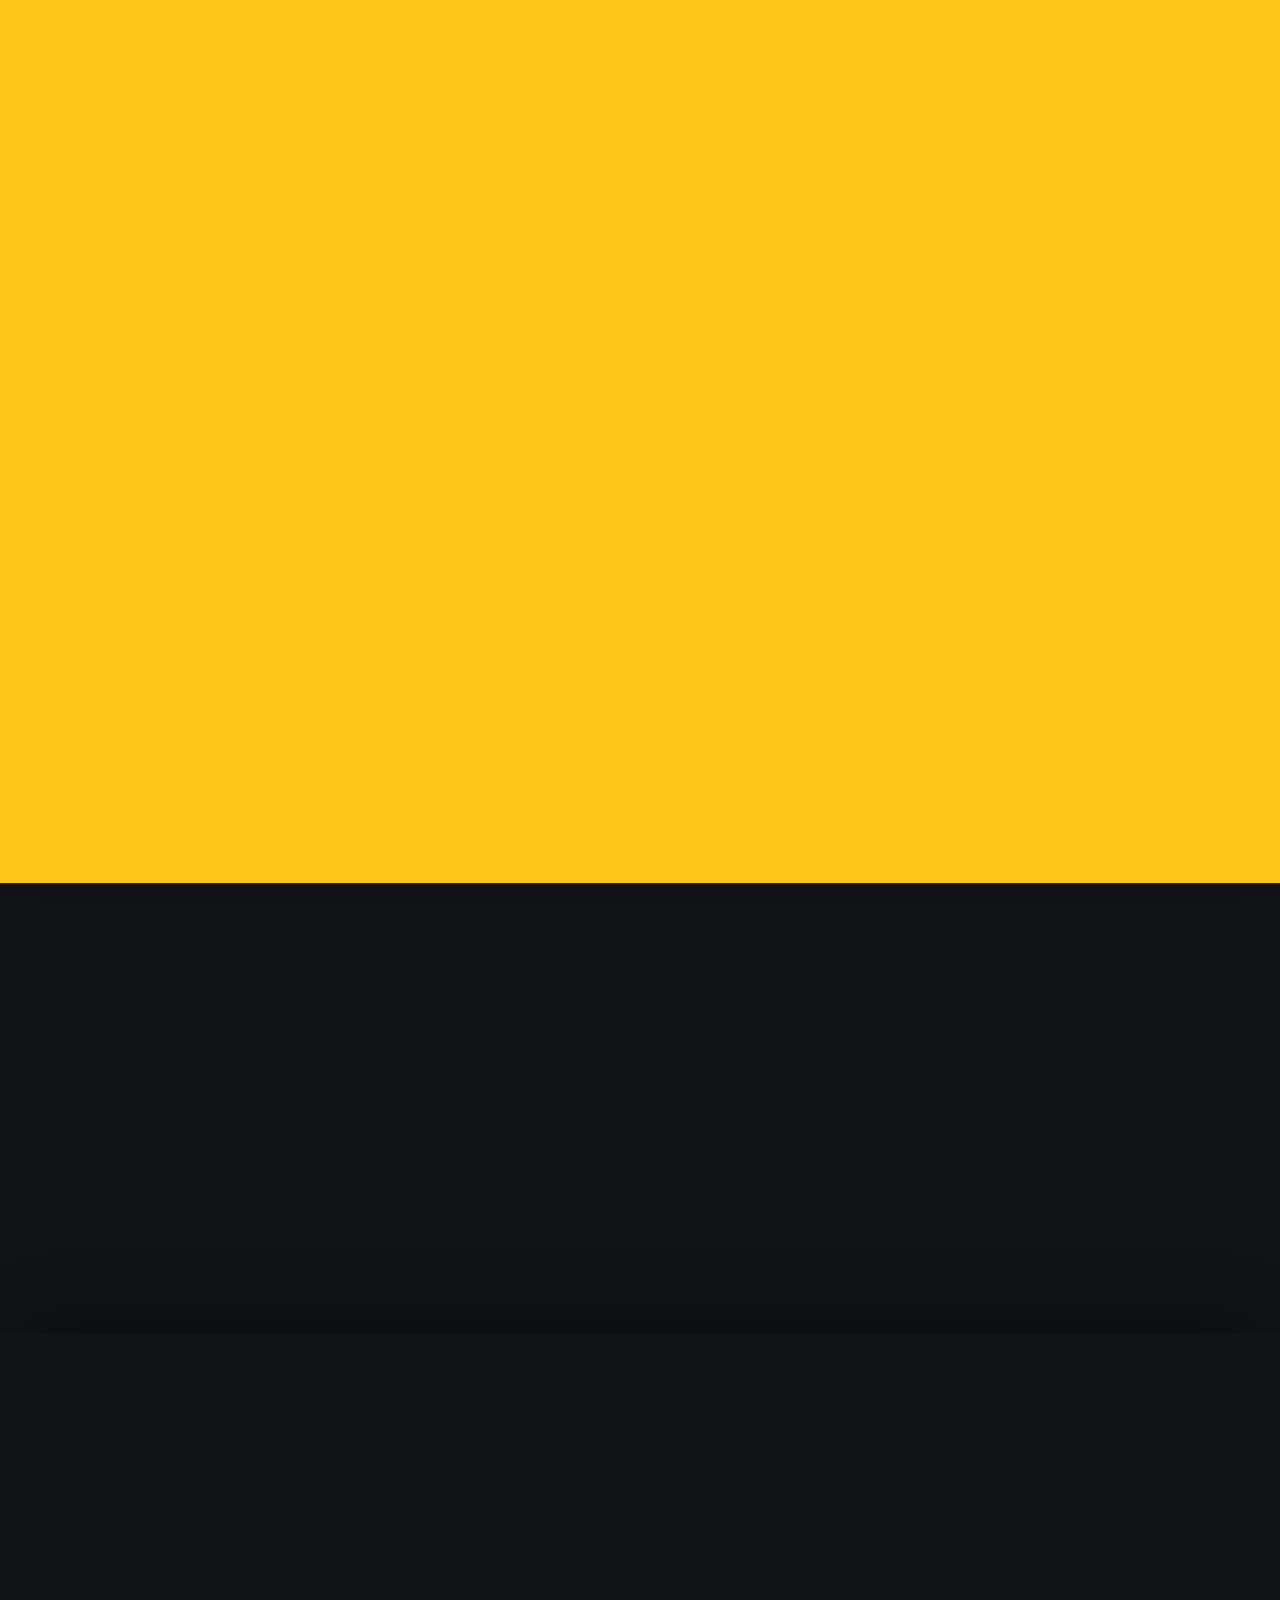
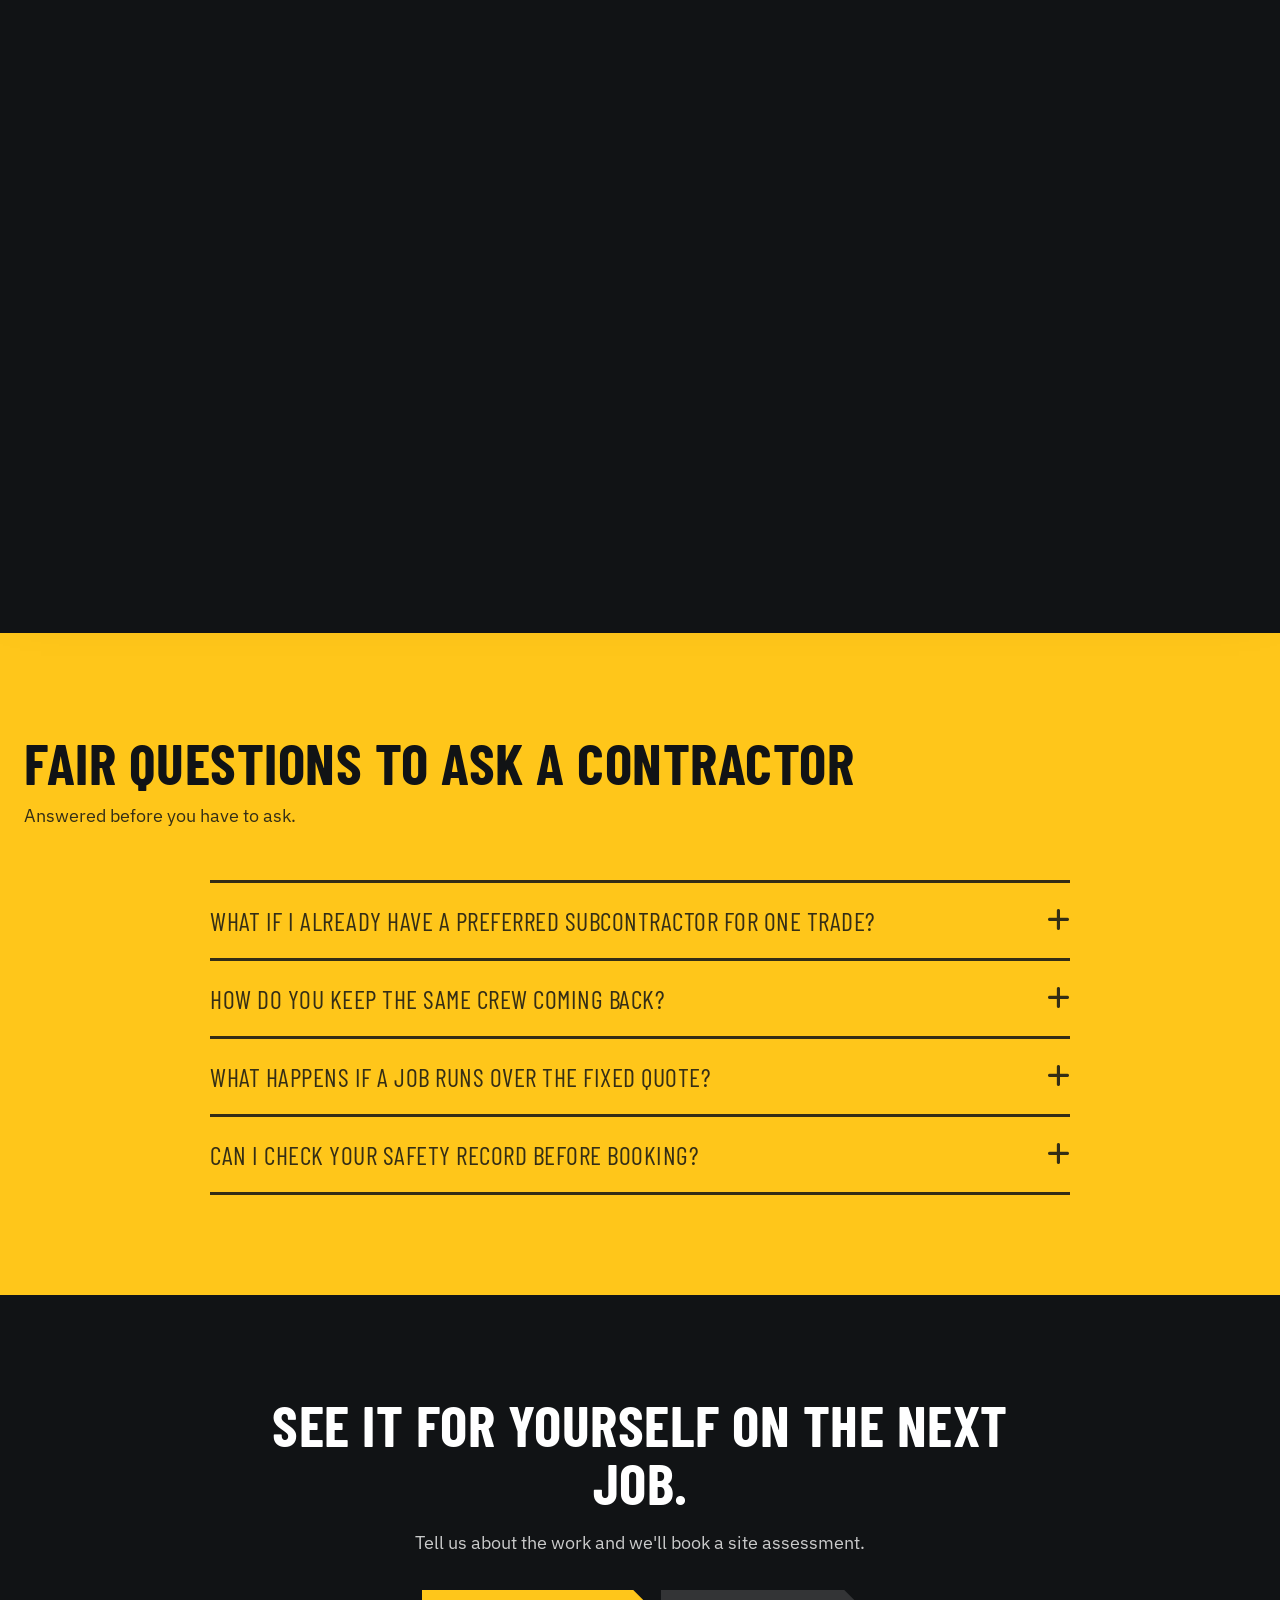
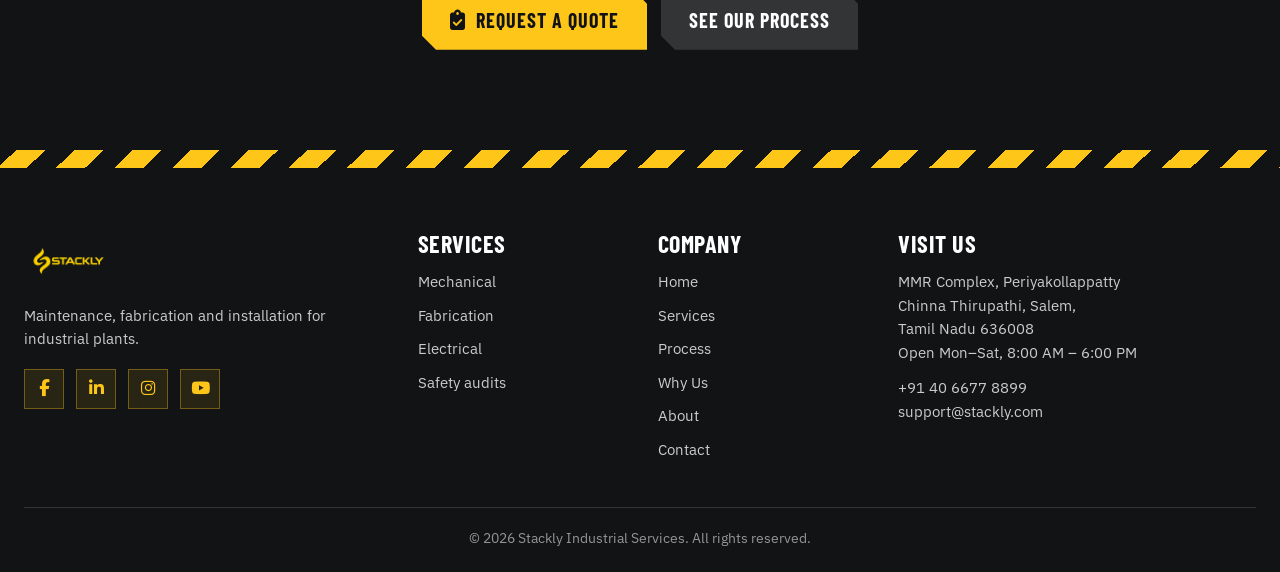
<file: html/whyus.html>
<!DOCTYPE html>
<html lang="en">
<head>
  <meta charset="UTF-8">
  <meta name="viewport" content="width=device-width, initial-scale=1.0, viewport-fit=cover">
  <meta name="theme-color" content="#1B3444">
  <title>Why Us | Stackly Industrial Services</title>
  <link rel="preconnect" href="https://fonts.googleapis.com">
  <link rel="preconnect" href="https://fonts.gstatic.com" crossorigin>
  <link href="https://fonts.googleapis.com/css2?family=Barlow+Condensed:wght@600;700&family=IBM+Plex+Sans:wght@400;500;600&display=swap" rel="stylesheet">
  <link rel="stylesheet" href="https://cdnjs.cloudflare.com/ajax/libs/font-awesome/6.4.0/css/all.min.css">
  <link rel="stylesheet" href="../css/styles.css">
  <link rel="stylesheet" href="../css/whyus.css">
</head>
<body>

  <header>
    <div class="hdr">
      <a href="../index.html" class="brand"><img src="../assets/logo1.webp" alt="Stackly Industrial Services" class="logo-img"></a>
      <nav id="nav" class="nav">
        <a href="../index.html">Home</a>
        <a href="./services.html">Services</a>
        <a href="./process.html">Process</a>
        <a href="./whyus.html" aria-current="page">Why Us</a>
        <a href="../index.html#about">About</a>
        <a href="./contact.html">Contact</a>
        <a href="./404.html" class="nav-cta">Login</a>
      </nav>
      <button class="menu-toggle" type="button" aria-label="Open menu" aria-expanded="false" aria-controls="nav"><i class="fa-solid fa-bars"></i></button>
    </div>
  </header>

  <section class="wy-hero on-ink">
    <div class="wy-hero-in">
      <nav class="crumbs" aria-label="Breadcrumb"><a href="../index.html">Home</a><span aria-hidden="true">/</span><span>Why Us</span></nav>
      <h1><span class="ln"><span>Contractors come</span></span><span class="ln"><span>and go. We stay.</span></span></h1>
      <p>Plants don't rehire a contractor because of a slogan &mdash; they rehire because the crew showed up, the price held and the paperwork was right the first time. Here's what that looks like in practice.</p>
    </div>
  </section>

  <section class="wy-stats on-amb">
    <div class="wy-stats-in">
      <div><b data-count="15" data-suffix="+">0</b><span>years on industrial sites</span></div>
      <div><b data-count="300" data-suffix="+">0</b><span>projects delivered</span></div>
      <div><b data-count="24" data-suffix="h">0</b><span>average response time</span></div>
      <div><b data-count="0" data-suffix="">0</b><span>lost-time incidents last year</span></div>
    </div>
  </section>

  <section class="reasons" id="reasons">

    <div class="reason-wrap">
      <article class="reason on-ink" style="--z:1">
        <div class="reason-in">
          <figure class="r-fig">
            <img src="../assets/i19.webp" alt="Crane on an industrial site, representing full project ownership" loading="lazy" onerror="this.onerror=null;this.classList.add('ill');this.src='../assets/svc-installation.svg'">
          </figure>
          <div class="r-body">
            <span class="r-num">01</span>
            <h2>One team owns the whole job</h2>
            <p>Mechanical, electrical, welding, piping &mdash; instead of juggling five subcontractors and five invoices, you get one supervisor, one schedule and one point of accountability from quote to handover.</p>
            <ul><li>Single contract, single invoice</li><li>One supervisor across every trade</li><li>No finger-pointing between vendors</li></ul>
          </div>
        </div>
      </article>
    </div>

    <div class="reason-wrap">
      <article class="reason on-amb" style="--z:2">
        <div class="reason-in">
          <figure class="r-fig">
            <img src="../assets/i20.webp" alt="Certified welder at work in a fabrication shop" loading="lazy" onerror="this.onerror=null;this.classList.add('ill');this.src='../assets/svc-welding.svg'">
          </figure>
          <div class="r-body">
            <span class="r-num">02</span>
            <h2>Certified crews, not day labour</h2>
            <p>Every welder, electrician and rigger on your site is trade-certified and has passed our internal competency checks. You're not the training ground for someone's first job.</p>
            <ul><li>Trade-certified technicians only</li><li>Internal competency sign-off</li><li>Same core crew for repeat clients</li></ul>
          </div>
        </div>
      </article>
    </div>

    <div class="reason-wrap">
      <article class="reason on-ink" style="--z:3">
        <div class="reason-in">
          <figure class="r-fig">
            <img src="../assets/i21.webp" alt="Technician working carefully inside an electrical panel" loading="lazy" onerror="this.onerror=null;this.classList.add('ill');this.src='../assets/svc-electrical.svg'">
          </figure>
          <div class="r-body">
            <span class="r-num">03</span>
            <h2>The price you sign is the price you pay</h2>
            <p>After the site assessment you get one fixed number and a method statement, not a running hourly meter. If we find something new, we stop and requote before touching it.</p>
            <ul><li>Fixed quote, no hourly surprises</li><li>Scope changes agreed before work resumes</li><li>Every job costed against the original quote</li></ul>
          </div>
        </div>
      </article>
    </div>

    <div class="reason-wrap">
      <article class="reason on-amb" style="--z:4">
        <div class="reason-in">
          <figure class="r-fig">
            <img src="../assets/i22.webp" alt="Worker in hard hat and safety vest on an industrial site" loading="lazy" onerror="this.onerror=null;this.classList.add('ill');this.src='../assets/svc-safety.svg'">
          </figure>
          <div class="r-body">
            <span class="r-num">04</span>
            <h2>Safety is a number we track, not a poster</h2>
            <p>Toolbox talks before every shift, permit-to-work discipline on every site, and incident data reviewed weekly. Our crews go home the same way they arrived.</p>
            <ul><li>Weekly incident review</li><li>Permit-to-work on every job</li><li>Full PPE and method-statement compliance</li></ul>
          </div>
        </div>
      </article>
    </div>

    <div class="reason-wrap">
      <article class="reason on-ink" style="--z:5">
        <div class="reason-in">
          <figure class="r-fig">
            <img src="../assets/i23.webp" alt="Technicians repairing industrial machinery quickly" loading="lazy" onerror="this.onerror=null;this.classList.add('ill');this.src='../assets/svc-mechanical.svg'">
          </figure>
          <div class="r-body">
            <span class="r-num">05</span>
            <h2>When the line stops, we move fast</h2>
            <p>Stocked service vehicles and on-call crews reach most breakdowns within 24 hours, and every visit ends with a written report &mdash; not just a verbal "it's fixed."</p>
            <ul><li>24h average breakdown response</li><li>Stocked vehicles, no waiting on parts runs</li><li>Written report after every visit</li></ul>
          </div>
        </div>
      </article>
    </div>

  </section>

  <section class="sec on-amb" id="faq">
    <div class="head"><h2>Fair questions to ask a contractor</h2><p>Answered before you have to ask.</p></div>
    <div class="faq">
      <div class="faq-item"><button type="button" class="faq-q" aria-expanded="false">What if I already have a preferred subcontractor for one trade?<i class="fa-solid fa-plus"></i></button><div class="faq-a"><div><p>That's fine. We can slot in around an existing vendor for one discipline while still owning the rest of the scope and schedule.</p></div></div></div>
      <div class="faq-item"><button type="button" class="faq-q" aria-expanded="false">How do you keep the same crew coming back?<i class="fa-solid fa-plus"></i></button><div class="faq-a"><div><p>Repeat clients are assigned a core crew where possible, so the people on your site already know your plant, your equipment and your access rules.</p></div></div></div>
      <div class="faq-item"><button type="button" class="faq-q" aria-expanded="false">What happens if a job runs over the fixed quote?<i class="fa-solid fa-plus"></i></button><div class="faq-a"><div><p>It doesn't, unless the scope changes. If it does, we pause, document the change and get your sign-off on a revised number before continuing.</p></div></div></div>
      <div class="faq-item"><button type="button" class="faq-q" aria-expanded="false">Can I check your safety record before booking?<i class="fa-solid fa-plus"></i></button><div class="faq-a"><div><p>Yes &mdash; we're happy to share our incident history, insurance and certifications as part of any vendor approval process.</p></div></div></div>
    </div>
  </section>

  <section class="sec on-ink cta">
    <div>
      <h2>See it for yourself on the next job.</h2>
      <p>Tell us about the work and we'll book a site assessment.</p>
      <div class="btns">
        <a href="../index.html#contact" class="btn btn-amb"><i class="fa-solid fa-clipboard-check"></i> Request a quote</a>
        <a href="./process.html" class="btn btn-line">See our process</a>
      </div>
    </div>
  </section>

  <footer class="on-ink">
    <div class="foot">
     <div>
  <a href="#hero" class="brand"><img src="../assets/logo1.webp" alt="Stackly Industrial Services" class="logo-img"></a>
  <p>Maintenance, fabrication and installation for industrial plants.</p>
  <div class="social">
    <a href="./html/404.html" aria-label="Facebook"><i class="fa-brands fa-facebook-f"></i></a>
    <a href="./html/404.html" aria-label="LinkedIn"><i class="fa-brands fa-linkedin-in"></i></a>
    <a href="./html/404.html" aria-label="Instagram"><i class="fa-brands fa-instagram"></i></a>
    <a href="./html/404.html" aria-label="YouTube"><i class="fa-brands fa-youtube"></i></a>
  </div>
</div>
      <div>
        <h4>Services</h4>
        <ul><li><a href="./services.html#mechanical">Mechanical</a></li><li><a href="./services.html#welding">Fabrication</a></li><li><a href="./services.html#electrical">Electrical</a></li><li><a href="./services.html#safety">Safety audits</a></li></ul>
      </div>
      <div>
        <h4>Company</h4>
        <ul><li><a href="../index.html">Home</a></li><li><a href="./services.html">Services</a></li><li><a href="./process.html">Process</a></li><li><a href="./whyus.html">Why Us</a></li><li><a href="./about.html">About</a></li><li><a href="./contact.html">Contact</a></li></ul>
      </div>
      <div>
        <h4>Visit us</h4>
        <address>MMR Complex, Periyakollappatty<br>Chinna Thirupathi, Salem,<br>Tamil Nadu 636008<br>Open Mon–Sat, 8:00 AM – 6:00 PM</address>
        <p><a href="./404.html">+91 40 6677 8899</a><br><a href="./404.html">support@stackly.com</a></p>
      </div>
    </div>
    <p class="copy">&copy; 2026 Stackly Industrial Services. All rights reserved.</p>
  </footer>

  <script src="../js/whyus.js"></script>
</body>
</html>
</file>
<file: css/styles.css>
/* STACKLY INDUSTRIAL — two colours: graphite + safety yellow.
   Section blocks alternate between them; white/black appear only as tints of these. */
:root{
  --ink:#111315; --amb:#FFC61A;
  --font-h:'Barlow Condensed',sans-serif; --font-b:'IBM Plex Sans',sans-serif;
  --pad-y:100px; --pad-x:24px; --ease:cubic-bezier(.2,.7,.2,1);
}
*{margin:0;padding:0;box-sizing:border-box}
html{scroll-behavior:smooth;overflow-x:clip;scroll-padding-top:80px}
body{font-family:var(--font-b);background:var(--ink);color:#fff;line-height:1.6;overflow-x:clip}
body.loading,body.nav-open{overflow:hidden}
a{color:inherit;text-decoration:none}ul{list-style:none}
img,svg{max-width:100%}
:focus-visible{outline:3px solid var(--amb);outline-offset:3px}

/* Block themes */
.on-ink{background:var(--ink);color:rgba(255,255,255,.78)}
.on-amb{background:var(--amb);color:rgba(17,19,21,.85)}
.on-ink h1,.on-ink h2,.on-ink h3{color:#fff}
.on-amb h1,.on-amb h2,.on-amb h3{color:var(--ink)}
/* Blueprint grid on dark blocks */
.on-ink.hero,#process,#about{
  background-image:linear-gradient(rgba(255,198,26,.07) 1px,transparent 1px),linear-gradient(90deg,rgba(255,198,26,.07) 1px,transparent 1px);
  background-size:56px 56px}

h1,h2,h3,h4{font-family:var(--font-h);font-weight:700;line-height:1.02;text-transform:uppercase;letter-spacing:.5px}
h2{font-size:clamp(2.2rem,6vw,3.6rem)}
h3{font-size:1.7rem}

.btns{display:flex;flex-wrap:wrap;gap:14px}
.btn{display:inline-flex;align-items:center;gap:10px;padding:14px 28px;font-family:var(--font-h);font-size:1.25rem;font-weight:700;text-transform:uppercase;letter-spacing:1px;cursor:pointer;
  clip-path:polygon(0 0,calc(100% - 14px) 0,100% 14px,100% 100%,14px 100%,0 calc(100% - 14px));transition:transform .25s var(--ease),background .25s,color .25s}
.btn:hover{transform:translateY(-3px)}
.btn-amb{background:var(--amb);color:var(--ink)}
.btn-amb:hover{background:#fff}
.btn-line{background:rgba(255,255,255,.14);color:#fff}
.btn-line:hover{background:rgba(255,255,255,.26)}
.btn-ink{background:var(--ink);color:var(--amb)}
.btn-line-ink{background:rgba(17,19,21,.12);color:var(--ink)}
.btn-line-ink:hover{background:rgba(17,19,21,.22)}

/* Preloader: gauge fills to 100 */
#preloader{position:fixed;inset:0;z-index:9999;background:var(--ink);display:grid;place-items:center;transition:clip-path .8s var(--ease);clip-path:inset(0 0 0 0)}
#preloader.done{clip-path:inset(0 0 100% 0)}
.pl-box{width:min(320px,80vw);text-align:left}
.pl-count{font-family:var(--font-h);font-size:5rem;line-height:1;color:var(--amb)}
.pl-bar{height:8px;background:repeating-linear-gradient(-45deg,rgba(255,198,26,.25) 0 8px,transparent 8px 16px);margin:8px 0 14px}
.pl-bar span{display:block;height:100%;width:0;background:var(--amb)}
.pl-box p{font-size:.9rem;color:rgba(255,255,255,.6)}

/* Header */
header{position:fixed;top:0;left:0;width:100%;z-index:1000;background:rgba(17,19,21,.9);backdrop-filter:blur(10px);border-bottom:3px solid var(--amb);transition:box-shadow .3s}
header.scrolled{box-shadow:0 8px 30px rgba(0,0,0,.5)}
.hdr{max-width:1280px;margin:0 auto;padding:12px var(--pad-x);display:flex;align-items:center;justify-content:space-between;gap:16px}
.brand{font-family:var(--font-h);font-size:1.9rem;font-weight:700;text-transform:uppercase;letter-spacing:1px;color:#fff;position:relative;z-index:2}
.brand i{color:var(--amb);margin-right:6px}.brand b{color:var(--amb);font-weight:700}
.logo-img{display:block;height:52px;width:auto;max-width:180px;object-fit:contain}
footer .logo-img{height:60px}
.on-ink .card{background:rgba(255,255,255,.05);border:1px solid rgba(255,198,26,.25)}
.nav{display:flex;align-items:center;gap:26px}
.nav a{font-family:var(--font-h);font-size:1.2rem;text-transform:uppercase;letter-spacing:1px;position:relative}
.nav a:not(.nav-cta)::after{content:'';position:absolute;left:0;bottom:-4px;height:3px;width:100%;background:var(--amb);transform:scaleX(0);transform-origin:left;transition:transform .3s var(--ease)}
.nav a:not(.nav-cta):hover::after{transform:scaleX(1)}
.nav-cta{background:var(--amb);color:var(--ink);padding:6px 18px;clip-path:polygon(0 0,calc(100% - 8px) 0,100% 8px,100% 100%,8px 100%,0 calc(100% - 8px))}
.menu-toggle{display:none;width:46px;height:46px;background:none;border:2px solid var(--amb);color:var(--amb);font-size:1.4rem;cursor:pointer;position:relative;z-index:2}
#bar{position:fixed;top:0;left:0;height:3px;width:100%;background:#fff;transform:scaleX(0);transform-origin:left;z-index:1001}

/* Hero */
.hero{min-height:100vh;display:flex;align-items:center;padding:110px var(--pad-x) 70px;position:relative;overflow:hidden}
.hero::before{content:'';position:absolute;inset:0;background:radial-gradient(420px circle at var(--mx,70%) var(--my,40%),rgba(255,198,26,.16),transparent 70%);pointer-events:none}
.hero-in{position:relative;max-width:1280px;width:100%;margin:0 auto;display:grid;grid-template-columns:1.15fr .85fr;gap:50px;align-items:center}
.hero h1{font-size:clamp(3.2rem,9vw,6.4rem);margin-bottom:22px}
.hero h1 em{font-style:normal;background:var(--amb);color:var(--ink);padding:0 .14em;box-decoration-break:clone;-webkit-box-decoration-break:clone}
.hero p{max-width:520px;font-size:1.1rem;margin-bottom:32px}
.hero-stats,.stat-panel{display:grid;grid-template-columns:repeat(3,1fr);gap:20px}
.hero-stats{margin-top:48px;padding-top:24px;border-top:1px solid rgba(255,255,255,.18);max-width:520px}
.hero-stats b,.stat-panel b{display:block;font-family:var(--font-h);font-size:2.6rem;line-height:1;color:var(--amb)}
.hero-stats span,.stat-panel span{font-size:.85rem}

/* Gears */
.gear-wrap{position:relative;width:min(100%,420px);aspect-ratio:1;margin:0 auto}
.gear{position:absolute;fill:none;stroke:var(--amb)}
.gear-a{width:82%;left:0;top:6%;animation:spin 40s linear infinite}
.gear-b{width:42%;right:0;bottom:4%;animation:spin 20s linear infinite reverse}
.teeth{stroke-width:24;stroke-dasharray:11.78 11.78}.t2{stroke-width:14;stroke-dasharray:5.8 5.8}
.body{stroke-width:6}.hub{stroke-width:6;fill:var(--ink)}
.gear-tag{position:absolute;left:50%;top:42%;transform:translateX(-62%);font-family:var(--font-h);font-size:1.4rem;line-height:1.1;text-transform:uppercase;text-align:center;background:var(--ink);padding:8px 14px;border:2px solid var(--amb);color:#fff}
@keyframes spin{to{transform:rotate(360deg)}}

/* Hazard divider + ticker */
.hazard{height:18px;background:repeating-linear-gradient(-45deg,var(--amb) 0 20px,var(--ink) 20px 40px)}
.ticker{overflow:hidden;border-bottom:1px solid rgba(255,198,26,.3);padding:16px 0}
.ticker-track{display:flex;width:max-content;animation:tick 32s linear infinite}
.ticker-track span{font-family:var(--font-h);font-size:1.6rem;text-transform:uppercase;letter-spacing:2px;padding:0 34px;color:rgba(255,255,255,.7);white-space:nowrap}
.ticker-track span::after{content:'';display:inline-block;width:10px;height:10px;background:var(--amb);margin-left:68px;transform:rotate(45deg)}
.ticker:hover .ticker-track{animation-play-state:paused}
@keyframes tick{to{transform:translateX(-50%)}}

/* Sections */
.sec{padding:var(--pad-y) var(--pad-x)}
.head{max-width:1280px;margin:0 auto 50px}
.head p{font-size:1.1rem;margin-top:10px}
.grid{max-width:1280px;margin:0 auto;display:grid;gap:26px}
.g3{grid-template-columns:repeat(3,1fr)}.g4{grid-template-columns:repeat(4,1fr)}.g2{grid-template-columns:repeat(2,1fr)}

/* Service cards: graphite tiles on yellow, yellow sweep on hover */
.card{background:var(--ink);color:rgba(255,255,255,.75);padding:36px 30px;position:relative;overflow:hidden;
  clip-path:polygon(0 0,calc(100% - 28px) 0,100% 28px,100% 100%,0 100%);transition:transform .35s var(--ease)}
.card::before{content:'';position:absolute;inset:0;background:var(--amb);transform:translateY(101%);transition:transform .45s var(--ease)}
.card>*{position:relative}
.card i{font-size:2.2rem;color:var(--amb);margin-bottom:18px;display:block;transition:color .3s}
.card h3{color:#fff;margin-bottom:10px;transition:color .3s}
.card p{transition:color .3s}
.card:hover{transform:translateY(-6px)}
.card:hover::before{transform:translateY(0)}
.card:hover i,.card:hover h3,.card:hover p{color:var(--ink)}

/* Process */
.step{border-left:4px solid var(--amb);padding:4px 0 4px 22px}
.step span{font-family:var(--font-h);font-size:4rem;line-height:1;color:var(--amb);display:block}
.step h3{margin:6px 0 8px}

/* Why */
.why-item{display:flex;gap:20px;align-items:flex-start;padding:26px 0 6px;border-top:4px solid var(--ink)}
.why-item i{font-size:2rem;width:52px;height:52px;flex-shrink:0;display:grid;place-items:center;background:var(--ink);color:var(--amb)}
.why-item h3{margin-bottom:6px}
.why-item i{transition:background .3s,color .3s,box-shadow .3s}.why-item:hover i{background:transparent;color:var(--ink);box-shadow:inset 0 0 0 3px var(--ink)}
.why.g2{column-gap:56px;row-gap:34px}

/* About */
.about{max-width:1280px;margin:0 auto;display:grid;grid-template-columns:1.2fr .8fr;gap:60px;align-items:center}
.about h2{margin-bottom:20px}.about .lead{font-size:1.2rem;color:#fff;margin-bottom:14px}
.stat-panel{grid-template-columns:1fr;background:var(--amb);color:var(--ink);padding:34px;gap:24px;clip-path:polygon(0 0,calc(100% - 30px) 0,100% 30px,100% 100%,0 100%)}
.stat-panel b{color:var(--ink);font-size:3.4rem}.stat-panel span{color:rgba(17,19,21,.8)}

/* CTA */
.cta{text-align:center;position:relative}
.cta::before{content:'';position:absolute;inset:0;background:repeating-linear-gradient(-45deg,rgba(17,19,21,.05) 0 2px,transparent 2px 18px);pointer-events:none}
.cta>div{position:relative;max-width:760px;margin:0 auto}
.cta p{font-size:1.15rem;margin:16px 0 32px}.cta .btns{justify-content:center}

/* Footer */
footer{border-top:18px solid transparent;border-image:repeating-linear-gradient(-45deg,var(--amb) 0 20px,var(--ink) 20px 40px) 18;padding:64px var(--pad-x) 22px}
.foot{max-width:1280px;margin:0 auto 36px;display:grid;grid-template-columns:1.4fr .8fr .8fr 1.4fr;gap:36px}
.foot h4{font-size:1.5rem;color:#fff;margin-bottom:14px}
.foot p,.foot li,.foot address{font-size:.92rem;font-style:normal;margin-top:12px}
.foot li{margin:0 0 10px}.foot a:hover{color:var(--amb)}

/* Footer social icons */
.social{display:flex;gap:12px;margin-top:18px}
.social a{
  width:40px;height:40px;display:grid;place-items:center;
  background:rgba(255,198,26,.1);border:1px solid rgba(255,198,26,.35);
  color:var(--amb);font-size:1.05rem;transition:background .25s,color .25s,transform .25s var(--ease);
}
.social a:hover{background:var(--amb);color:var(--ink);transform:translateY(-3px)}

.copy{max-width:1280px;margin:0 auto;padding-top:20px;border-top:1px solid rgba(255,255,255,.14);text-align:center;font-size:.85rem;color:rgba(255,255,255,.55)}

/* Reveal: a clean wipe-up, staggered by JS via --d */
.js .rv{opacity:0;transform:translateY(34px);transition:opacity .7s var(--ease) var(--d,0s),transform .7s var(--ease) var(--d,0s)}
.js .rv.in{opacity:1;transform:none}

@media(max-width:1000px){
  :root{--pad-y:76px;--pad-x:20px}
  .menu-toggle{display:inline-grid;place-items:center}
  .nav{display:none}
  .nav.open{display:flex;flex-direction:column;justify-content:center;position:fixed;inset:0;height:100dvh;background:var(--ink);gap:18px;z-index:1}
  .nav.open a{font-size:2rem}
  .hero-in,.about{grid-template-columns:1fr}
  .g3,.g4{grid-template-columns:repeat(2,1fr)}
  .foot{grid-template-columns:1fr 1fr}
}
@media(max-width:640px){
  :root{--pad-y:60px}
  .g3,.g4,.g2,.foot{grid-template-columns:1fr}
  .btn{width:100%;justify-content:center}
  .hero-stats{gap:10px}.hero-stats b{font-size:2rem}
  .why-item{flex-direction:column}
  .logo-img{height:44px}
}
@media(prefers-reduced-motion:reduce){
  .gear,.ticker-track{animation:none}
  .js .rv{opacity:1;transform:none;transition:none}
  #preloader{transition:none}
}

/* ---- Card pictures: greyscale in rest state, full tone on hover ---- */
.card-img{display:block;width:calc(100% + 60px);height:180px;margin:-36px -30px 24px;object-fit:cover;background:rgba(255,255,255,.06);filter:grayscale(1) contrast(1.05);transition:filter .4s}
.card-img.ill,.card:hover .card-img{filter:none}

/* ---- Mobile / tablet hardening ---- */
header{padding-top:env(safe-area-inset-top,0px)}
/* backdrop-filter would trap the fixed full-screen menu inside the header, so drop it while the menu is open */
body.nav-open header{backdrop-filter:none;-webkit-backdrop-filter:none;background:var(--ink)}
.hero-in>*,.about>*,.why-item>*{min-width:0}
.hero{min-height:100vh;min-height:100svh}
.why-item p{overflow-wrap:anywhere}

@media(max-width:1000px){
  .hero{min-height:auto}
  .gear-wrap{width:min(100%,340px)}
  .why.g2{grid-template-columns:1fr}
  .about{gap:40px}
}
@media(max-width:640px){
  .head{margin-bottom:34px}
  h3{font-size:1.55rem}
  .card{padding:28px 22px}
  .card-img{width:calc(100% + 44px);margin:-28px -22px 20px;height:160px}
  .why-item{flex-direction:row;gap:16px;padding:20px}
  .why-item i{width:44px;height:44px;font-size:1.4rem}
  .why-item h3{font-size:1.45rem}
  .gear-tag{font-size:1.1rem;padding:6px 10px}
  .stat-panel{padding:26px 22px}
  .stat-panel b{font-size:2.8rem}
  .nav.open a{font-size:1.8rem}
  .foot{gap:28px}
  .copy{font-size:.8rem}
}
@media(max-width:400px){
  :root{--pad-x:16px}
  .hero-stats b{font-size:1.65rem}
  .hero-stats span{font-size:.75rem}
  .btn{padding:13px 18px;font-size:1.15rem}
}

/* ---- Preloader logo ---- */
.pl-box{text-align:center}
.pl-logo{display:block;margin:0 auto 24px;height:76px;width:auto;max-width:80%;object-fit:contain}

/* ---- Centre-aligned content on tablet/mobile ---- */
@media(max-width:1000px){
  .hero-in,.about{text-align:center}
  .hero p{margin-left:auto;margin-right:auto}
  .hero .btns{justify-content:center}
  .hero-stats{margin-left:auto;margin-right:auto}
  .about .lead,.about p{margin-left:auto;margin-right:auto;max-width:640px}
}
@media(max-width:640px){
  .pl-logo{height:60px}
  .head{text-align:center}
  .btns{justify-content:center}
  .card,.step,.stat-panel,.hero-stats>div{text-align:center}
  .step{border-left:0;border-top:4px solid var(--amb);padding:16px 0 0}
  .why-item{flex-direction:column;align-items:center;text-align:center}
  .foot{text-align:center;justify-items:center}
  .foot .brand{display:block}
  .foot .logo-img{margin:0 auto}
  .foot address{margin-left:auto;margin-right:auto}
  .social{justify-content:center}
}
</file>
<file: css/about.css>
/* ABOUT PAGE — builds on styles.css (same colours, fonts, header/footer) */
:root{--ab-acc:var(--acc,var(--amb,#A5DCD0));--ab-ink:var(--ink,#1B3444);--hh:79px}
html{scroll-padding-top:110px}
.nav a[aria-current]{color:var(--ab-acc)}
.nav a[aria-current]::after{transform:scaleX(1)}

/* Hero — split, image right with a founding-year badge */
.ab-hero{padding:150px var(--pad-x) 90px;background-image:linear-gradient(color-mix(in srgb,var(--ab-acc) 8%,transparent) 1px,transparent 1px),linear-gradient(90deg,color-mix(in srgb,var(--ab-acc) 8%,transparent) 1px,transparent 1px);background-size:56px 56px}
.ab-hero-in{max-width:1280px;margin:0 auto;display:grid;grid-template-columns:1fr .9fr;gap:64px;align-items:center}
.crumbs{display:flex;gap:10px;font-size:.9rem;margin-bottom:26px;color:rgba(255,255,255,.6)}
.crumbs a:hover{color:var(--ab-acc)}
.ab-hero h1{font-size:clamp(2.8rem,6.5vw,5.2rem);margin-bottom:22px}
.ln{display:block;overflow:hidden;padding-bottom:.08em}
.ln>span{display:block;transform:translateY(108%);animation:up .9s var(--ease) forwards}
.ln:nth-child(2)>span{animation-delay:.14s}
@keyframes up{to{transform:none}}
.ab-hero p{max-width:520px;font-size:1.1rem;margin-bottom:30px}
.ab-hero-fig{position:relative;aspect-ratio:4/4.6;border-radius:6px;overflow:hidden;clip-path:polygon(0 0,calc(100% - 40px) 0,100% 40px,100% 100%,0 100%);opacity:0;transform:translateY(24px) scale(.97);animation:figIn 1s .2s var(--ease) forwards}
@keyframes figIn{to{opacity:1;transform:none}}
.ab-hero-fig img{position:absolute;inset:0;width:100%;height:100%;object-fit:cover}
.ab-hero-fig img.ill{object-fit:contain;padding:16%;background:var(--ab-ink)}
.ab-hero-fig .badge{position:absolute;left:18px;bottom:18px;background:var(--ab-acc);color:var(--ab-ink);font-family:var(--font-h);font-size:1rem;letter-spacing:1px;padding:8px 16px;border-radius:3px;text-transform:uppercase}

/* Stat strip */
.ab-stats{padding:44px var(--pad-x)}
.ab-stats-in{max-width:1160px;margin:0 auto;display:grid;grid-template-columns:repeat(4,1fr);gap:24px;text-align:center}
.ab-stats-in b{display:block;font-family:var(--font-h);font-size:clamp(2rem,4vw,2.8rem);color:var(--ab-ink);line-height:1}
.ab-stats-in span{font-size:.85rem;opacity:.75}

/* Story blocks (alternating image / text) */
.ab-story{padding:var(--pad-y) var(--pad-x);overflow:hidden}
.story-in{max-width:1200px;margin:0 auto;display:grid;grid-template-columns:1fr 1fr;gap:64px;align-items:center}
.ab-story.rev .story-fig{order:2}
.story-fig{position:relative;aspect-ratio:4/3.3;border-radius:6px;overflow:hidden;clip-path:polygon(0 0,calc(100% - 36px) 0,100% 36px,100% 100%,0 100%);opacity:0;transform:translateY(26px)}
.story-fig img{position:absolute;inset:0;width:100%;height:100%;object-fit:cover}
.story-fig img.ill{object-fit:contain;padding:16%;background:var(--ab-ink)}
.story-body{min-width:0;opacity:0;transform:translateY(26px)}
.ab-story.in .story-fig,.ab-story.in .story-body{opacity:1;transform:none;transition:opacity .8s var(--ease),transform .8s var(--ease)}
.ab-story.in .story-body{transition-delay:.1s}
.eyebrow{display:inline-block;font-family:var(--font-h);font-size:.85rem;letter-spacing:3px;text-transform:uppercase;color:var(--ab-ink);opacity:.6;margin-bottom:8px}
.story-body h2{font-size:clamp(1.8rem,3.2vw,2.6rem);margin-bottom:16px}
.story-body p{max-width:54ch;margin-bottom:14px}
.story-body a{color:var(--ab-ink);font-weight:600;text-decoration:underline;text-underline-offset:3px}

/* Horizontal, draggable milestone timeline */
.ab-timeline{padding:var(--pad-y) var(--pad-x) 60px}
.head{max-width:900px;margin:0 auto 44px;text-align:center}
.tl-wrap{position:relative;max-width:1200px;margin:0 auto;display:flex;align-items:center;gap:14px}
.tl-track{display:flex;gap:20px;overflow-x:auto;scroll-snap-type:x mandatory;scrollbar-width:none;padding:6px 2px 10px;cursor:grab}
.tl-track::-webkit-scrollbar{display:none}
.tl-track.grabbing{cursor:grabbing}
.tl-card{flex:0 0 240px;scroll-snap-align:start;background:color-mix(in srgb,currentColor 6%,transparent);border:1px solid color-mix(in srgb,currentColor 18%,transparent);border-radius:6px;padding:26px 22px}
.tl-card.tl-now{background:var(--ab-ink);color:var(--ab-acc);border-color:var(--ab-ink)}
.tl-year{display:block;font-family:var(--font-h);font-size:2.1rem;margin-bottom:10px}
.tl-card p{font-size:.95rem;opacity:.85}
.tl-arrow{flex:0 0 auto;width:44px;height:44px;border-radius:50%;border:1px solid currentColor;background:none;color:inherit;display:grid;place-items:center;cursor:pointer;opacity:.75;transition:opacity .25s,transform .25s}
.tl-arrow:hover{opacity:1;transform:scale(1.06)}
.tl-bar{max-width:1200px;margin:18px auto 0;height:3px;background:color-mix(in srgb,currentColor 15%,transparent);border-radius:3px;overflow:hidden}
.tl-bar span{display:block;height:100%;width:0%;background:var(--ab-ink)}

/* Full-bleed safety banner */
.ab-banner{position:relative;min-height:58vh;display:flex;align-items:center;background-image:var(--bg);background-size:cover;background-position:center;background-attachment:fixed;color:#fff;overflow:hidden}
.ab-banner-fallback{position:absolute;width:1px;height:1px;opacity:0;pointer-events:none}
.ab-banner::before{content:'';position:absolute;inset:0;background:linear-gradient(100deg,rgba(0,0,0,.72),rgba(0,0,0,.35) 60%)}
.ab-banner.ill{background-image:none;background-color:var(--ab-ink)}
.ab-banner-icon{display:none;position:absolute;right:6%;top:50%;transform:translateY(-50%);font-size:min(24vw,14rem);color:rgba(255,255,255,.06)}
.ab-banner.ill .ab-banner-icon{display:block}
.ab-banner-in{position:relative;z-index:1;max-width:640px;margin:0 auto;padding:70px var(--pad-x);text-align:center}
.ab-banner .eyebrow{color:var(--ab-acc);opacity:1}
.ab-banner-in h2{font-size:clamp(2rem,4vw,3rem);margin-bottom:16px}
.ab-banner-in p{opacity:.9}

/* Values grid */
.ab-values{padding:var(--pad-y) var(--pad-x)}
.values-grid{max-width:1160px;margin:0 auto;display:grid;grid-template-columns:repeat(4,1fr);gap:24px}
.value{padding:30px 24px;border:1px solid color-mix(in srgb,currentColor 18%,transparent);border-radius:6px}
.value i{font-size:1.7rem;color:var(--ab-acc);margin-bottom:16px}
.value h3{font-size:1.3rem;margin-bottom:8px}
.value p{font-size:.92rem;opacity:.8}

/* FAQ accordion */
.faq{max-width:860px;margin:0 auto}
.faq-item{border-top:3px solid currentColor}
.faq-item:last-child{border-bottom:3px solid currentColor}
.faq-q{width:100%;display:flex;justify-content:space-between;align-items:center;gap:16px;padding:22px 0;background:none;border:0;color:inherit;font-family:var(--font-h);font-size:1.6rem;letter-spacing:.5px;text-transform:uppercase;text-align:left;cursor:pointer}
.faq-q i{flex-shrink:0;transition:transform .35s var(--ease)}
.faq-item.open .faq-q i{transform:rotate(135deg)}
.faq-a{display:grid;grid-template-rows:0fr;transition:grid-template-rows .4s var(--ease)}
.faq-a>div{overflow:hidden}
.faq-a p{padding:0 0 24px;max-width:62ch}
.faq-item.open .faq-a{grid-template-rows:1fr}

@media(max-width:1000px){
  .ab-hero-in{grid-template-columns:1fr;gap:36px}
  .ab-hero-fig{max-width:420px;margin:0 auto;aspect-ratio:4/3.2}
  .story-in{grid-template-columns:1fr;gap:32px}
  .ab-story.rev .story-fig{order:0}
  .story-fig{max-width:520px;margin:0 auto;width:100%}
  .values-grid{grid-template-columns:repeat(2,1fr)}
  .ab-banner{background-attachment:scroll}
}
@media(max-width:640px){
  .ab-hero{padding:112px var(--pad-x) 56px;text-align:center}
  .crumbs{justify-content:center}
  .ab-hero p{margin:0 auto 26px}
  .ab-stats-in{grid-template-columns:repeat(2,1fr);gap:28px 20px}
  .story-body{text-align:center}
  .story-body p{margin-left:auto;margin-right:auto}
  .tl-card{flex-basis:210px}
  .values-grid{grid-template-columns:1fr}
  .faq-q{font-size:1.3rem;padding:18px 0}
}
@media(prefers-reduced-motion:reduce){
  .ln>span{animation:none;transform:none}
  .ab-hero-fig,.story-fig,.story-body{opacity:1;transform:none;transition:none;animation:none}
  .ab-banner{background-attachment:scroll}
}
</file>
<file: css/contact.css>
/* CONTACT PAGE — builds on styles.css (same colours, fonts, header/footer) */
:root{--ct-acc:var(--acc,var(--amb,#A5DCD0));--ct-ink:var(--ink,#1B3444);--ct-bad:#e5484d;--ct-ok:#2fae66;--hh:79px}
html{scroll-padding-top:110px}
.nav a[aria-current]{color:var(--ct-acc)}
.nav a[aria-current]::after{transform:scaleX(1)}

/* Hero */
.ct-hero{padding:150px var(--pad-x) 64px;background-image:linear-gradient(color-mix(in srgb,var(--ct-acc) 8%,transparent) 1px,transparent 1px),linear-gradient(90deg,color-mix(in srgb,var(--ct-acc) 8%,transparent) 1px,transparent 1px);background-size:56px 56px}
.ct-hero-in{max-width:900px;margin:0 auto}
.crumbs{display:flex;gap:10px;font-size:.9rem;margin-bottom:26px;color:rgba(255,255,255,.6)}
.crumbs a:hover{color:var(--ct-acc)}
.ct-hero h1{font-size:clamp(2.6rem,6.5vw,4.6rem);margin-bottom:20px}
.ln{display:block;overflow:hidden;padding-bottom:.08em}
.ln>span{display:block;transform:translateY(108%);animation:up .9s var(--ease) forwards}
.ln:nth-child(2)>span{animation-delay:.14s}
@keyframes up{to{transform:none}}
.ct-hero p{max-width:600px;font-size:1.05rem}

/* Main: info card + form */
.ct-main{padding:var(--pad-y) var(--pad-x)}
.ct-main-in{max-width:1200px;margin:0 auto;display:grid;grid-template-columns:.86fr 1.14fr;gap:44px;align-items:start}

.ct-info{position:sticky;top:calc(var(--hh) + 24px);padding:34px 30px;border-radius:10px;background:color-mix(in srgb,currentColor 6%,transparent);border:1px solid color-mix(in srgb,currentColor 16%,transparent)}
.ct-info h2{font-size:1.7rem;margin-bottom:8px}
.ct-info-lead{opacity:.8;margin-bottom:26px}
.ct-list{display:grid;gap:18px;margin-bottom:26px}
.ct-list li{display:flex;gap:14px;align-items:flex-start}
.ct-list i{width:20px;flex:0 0 auto;margin-top:3px;color:var(--ct-ink)}
.ct-list a{color:inherit;text-decoration:underline;text-underline-offset:2px}
.ct-emergency{display:flex;gap:14px;align-items:flex-start;padding:18px;border-radius:8px;background:color-mix(in srgb,var(--ct-bad) 12%,transparent);border:1px solid color-mix(in srgb,var(--ct-bad) 30%,transparent)}
.ct-emergency i{color:var(--ct-bad);margin-top:2px}
.ct-emergency b{display:block;margin-bottom:2px}
.ct-emergency p{font-size:.88rem;opacity:.85}

/* What happens next */
.ct-next{margin-top:26px;padding-top:22px;border-top:1px solid color-mix(in srgb,currentColor 16%,transparent)}
.ct-next h3{font-size:1.1rem;margin-bottom:14px}
.ct-next ol{list-style:none;counter-reset:s;display:grid;gap:14px}
.ct-next li{counter-increment:s;position:relative;padding-left:40px;display:grid;gap:2px}
.ct-next li::before{content:counter(s);position:absolute;left:0;top:0;width:26px;height:26px;border-radius:50%;display:grid;place-items:center;font-size:.8rem;font-weight:600;background:var(--ct-ink);color:#fff}
.ct-next li span{font-size:.86rem;opacity:.78}

/* Form */
.ct-form{padding:34px 30px;border-radius:10px;background:color-mix(in srgb,currentColor 4%,transparent);border:1px solid color-mix(in srgb,currentColor 14%,transparent)}
.ct-form h2{font-size:1.7rem;margin-bottom:22px}
.ct-form-lead{opacity:.75;font-size:.92rem;margin:-10px 0 22px}
.hp{position:absolute;left:-9999px;top:-9999px}
.row{display:grid;grid-template-columns:1fr 1fr;gap:18px}

.field{position:relative;margin-bottom:20px}
.field input,.field select,.field textarea{width:100%;padding:24px 14px 10px;border:1.5px solid color-mix(in srgb,currentColor 24%,transparent);border-radius:6px;background:transparent;color:inherit;font:inherit;font-size:.98rem;transition:border-color .2s}
.field textarea{resize:vertical;min-height:110px}
.field select{appearance:none;-webkit-appearance:none;background-image:url("data:image/svg+xml;utf8,<svg xmlns='http://www.w3.org/2000/svg' viewBox='0 0 24 24' fill='none' stroke='%231B3444' stroke-width='2.4'><path d='M6 9l6 6 6-6'/></svg>");background-repeat:no-repeat;background-position:right 14px center;background-size:16px;cursor:pointer}
.field input:focus,.field select:focus,.field textarea:focus{outline:none;border-color:var(--ct-ink)}
.field label{position:absolute;left:15px;top:18px;font-size:.98rem;opacity:.55;pointer-events:none;transition:top .2s,font-size .2s,opacity .2s}
.field label em{font-style:normal;opacity:.6;font-size:.85em}
.field input:focus+label,.field input:not(:placeholder-shown)+label,
.field textarea:focus+label,.field textarea:not(:placeholder-shown)+label,
.field select.has-value+label,.field select:focus+label{top:7px;font-size:.7rem;opacity:.85}

/* Helper, warning and error text */
.field .hint{display:block;margin-top:6px;font-size:.76rem;opacity:.6}
.field .err{display:none;margin-top:6px;font-size:.8rem;color:var(--ct-bad)}
.field:has(.cnt) .err{padding-right:60px}
.field.invalid input,.field.invalid select,.field.invalid textarea{border-color:var(--ct-bad)}
.field.invalid .err{display:block}
.field.invalid .hint{display:none}
.field.hinted-warn .hint{display:block;color:var(--ct-bad);opacity:1}
.field.valid input,.field.valid select,.field.valid textarea{border-color:var(--ct-ok)}
.cnt{position:absolute;right:14px;bottom:-20px;font-size:.72rem;opacity:.5}

/* Emergency alert */
.ct-alert{display:flex;gap:12px;align-items:flex-start;margin:-4px 0 20px;padding:14px 16px;border-radius:8px;font-size:.9rem;background:color-mix(in srgb,var(--ct-bad) 12%,transparent);border:1px solid color-mix(in srgb,var(--ct-bad) 32%,transparent);animation:okIn .35s var(--ease)}
.ct-alert[hidden]{display:none}
.ct-alert i{color:var(--ct-bad);margin-top:3px}
.ct-alert a{color:inherit;font-weight:600;text-decoration:underline;text-underline-offset:2px}

/* Quick-add chips */
.chips{display:flex;flex-wrap:wrap;align-items:center;gap:8px;margin:28px 0 18px;font-size:.82rem}
.chips>span{opacity:.65;margin-right:2px}
.chip{font:inherit;font-size:.8rem;color:inherit;cursor:pointer;padding:6px 12px;border-radius:999px;background:transparent;border:1px solid color-mix(in srgb,currentColor 28%,transparent);transition:background .2s,border-color .2s}
.chip:hover,.chip:focus-visible{background:color-mix(in srgb,currentColor 9%,transparent);border-color:var(--ct-ink);outline:none}

.consent{position:relative;display:flex;align-items:flex-start;gap:10px;margin:6px 0 30px;font-size:.9rem;cursor:pointer}
.consent input{margin-top:3px;accent-color:var(--ct-ink)}
.consent .err{display:none;position:absolute;left:0;bottom:-20px;font-size:.8rem;color:var(--ct-bad)}
.consent.invalid .err{display:block}

.ct-form .btn{width:100%;display:flex;align-items:center;justify-content:center;gap:10px;border:0;cursor:pointer;font-family:var(--font-h);letter-spacing:1px;text-transform:uppercase;padding:16px;border-radius:6px}
.ct-form .btn .spin{display:none;width:16px;height:16px;border:2px solid rgba(255,255,255,.35);border-top-color:#fff;border-radius:50%;animation:sp .7s linear infinite}
.ct-form .btn.loading .lbl{opacity:.45}
.ct-form .btn.loading .spin{display:inline-block}
@keyframes sp{to{transform:rotate(360deg)}}

.ct-trust{display:flex;gap:8px;align-items:flex-start;justify-content:center;margin-top:14px;font-size:.78rem;opacity:.65;text-align:center}
.ct-trust i{margin-top:3px}

.ct-ok{display:flex;gap:14px;align-items:flex-start;margin-top:20px;padding:18px;border-radius:8px;background:color-mix(in srgb,var(--ct-ok) 14%,transparent);border:1px solid color-mix(in srgb,var(--ct-ok) 35%,transparent);animation:okIn .5s var(--ease)}
.ct-ok[hidden]{display:none}
.ct-ok i{color:var(--ct-ok);font-size:1.3rem;margin-top:2px}
.ct-ok p{font-size:.88rem;opacity:.85}
@keyframes okIn{from{opacity:0;transform:translateY(8px)}to{opacity:1;transform:none}}

.shake{animation:shk .35s}
@keyframes shk{20%,60%{transform:translateX(-6px)}40%,80%{transform:translateX(6px)}}

/* Map */
.ct-map{padding:var(--pad-y) var(--pad-x)}
.head{max-width:900px;margin:0 auto 32px;text-align:center}
.map-frame{position:relative;width:100%;max-width:1200px;margin:0 auto;aspect-ratio:16/7;border-radius:10px;overflow:hidden;border:1px solid color-mix(in srgb,currentColor 20%,transparent)}
.map-frame iframe{position:absolute;inset:0;width:100%;height:100%;border:0;display:block}

@media(max-width:960px){
  .ct-main-in{grid-template-columns:1fr;gap:28px}
  .ct-info{position:static}
}
@media(max-width:640px){
  .ct-hero{padding:112px var(--pad-x) 44px;text-align:center}
  .crumbs{justify-content:center}
  .ct-hero p{margin:0 auto}
  .row{grid-template-columns:1fr}
  .ct-info,.ct-form{padding:26px 20px}
  .map-frame{aspect-ratio:4/5;border-radius:8px}
}
@media(prefers-reduced-motion:reduce){
  .ln>span{animation:none;transform:none}
  .ct-ok,.ct-alert{animation:none}
  .shake{animation:none}
}

/* ---- Extra sections: commitments, FAQ, service areas ---- */
.ct-sec{padding:var(--pad-y) var(--pad-x)}
.sec-in{max-width:1200px;margin:0 auto}
.sec-head{max-width:720px;margin:0 auto 36px;text-align:center}
.sec-head h2{font-size:clamp(1.8rem,4vw,2.6rem);margin-bottom:10px}
.sec-head p{opacity:.8}

.ct-stats{display:grid;grid-template-columns:repeat(4,1fr);gap:18px}
.stat{display:grid;gap:6px;align-content:start;padding:26px 22px;border-radius:10px;background:color-mix(in srgb,currentColor 6%,transparent);border:1px solid color-mix(in srgb,currentColor 16%,transparent);transition:transform .25s var(--ease),border-color .25s}
.stat:hover{transform:translateY(-4px);border-color:var(--ct-acc)}
.stat i{font-size:1.4rem;color:var(--ct-acc);margin-bottom:8px}
.stat b{font-family:var(--font-h);font-size:1.6rem;letter-spacing:.5px;line-height:1.1}
.stat span{font-size:.9rem;opacity:.78}

.faq{max-width:860px;margin:0 auto;display:grid;gap:12px}
.faq details{border-radius:8px;background:color-mix(in srgb,currentColor 5%,transparent);border:1px solid color-mix(in srgb,currentColor 16%,transparent);transition:border-color .2s}
.faq details[open]{border-color:var(--ct-ink)}
.faq summary{display:flex;justify-content:space-between;align-items:center;gap:16px;padding:18px 20px;cursor:pointer;font-weight:600;list-style:none}
.faq summary::-webkit-details-marker{display:none}
.faq summary::after{content:"";flex:0 0 auto;width:10px;height:10px;border-right:2px solid currentColor;border-bottom:2px solid currentColor;transform:rotate(45deg);transition:transform .25s;margin-top:-4px}
.faq details[open] summary::after{transform:rotate(-135deg);margin-top:4px}
.faq summary:focus-visible{outline:2px solid var(--ct-ink);outline-offset:2px;border-radius:8px}
.faq details p{padding:0 20px 18px;opacity:.85;font-size:.95rem}
.faq details a{color:inherit;text-decoration:underline;text-underline-offset:2px}

.areas{display:flex;flex-wrap:wrap;gap:12px;justify-content:center;max-width:820px;margin:0 auto}
.areas li{display:flex;align-items:center;gap:8px;padding:10px 18px;border-radius:999px;font-weight:500;background:color-mix(in srgb,currentColor 6%,transparent);border:1px solid color-mix(in srgb,currentColor 18%,transparent)}
.areas li i{color:var(--ct-acc);font-size:.85rem}
.areas-note{text-align:center;margin-top:26px;opacity:.85}
.areas-note a{color:inherit;text-decoration:underline;text-underline-offset:2px}

@media(max-width:960px){.ct-stats{grid-template-columns:repeat(2,1fr)}}
@media(max-width:640px){.ct-stats{grid-template-columns:1fr}.faq summary{padding:16px}}
@media(prefers-reduced-motion:reduce){.stat{transition:none}.stat:hover{transform:none}}
</file>
<file: css/login.css>
/* STACKLY INDUSTRIAL — login.css (standalone, mirrors site palette & type) */
:root{
  --ink:#1B3444; --ink-2:#132633; --acc:#A5DCD0; --amber:#F2B632;
  --bad:#e5484d; --ok:#2fae66; --bg:#EEF3F4; --line:rgba(27,52,68,.22);
  --font-h:'Barlow Condensed',sans-serif; --font-b:'IBM Plex Sans',system-ui,sans-serif;
  --ease:cubic-bezier(.2,.8,.2,1);
}
*{box-sizing:border-box;margin:0;padding:0}
html,body{min-height:100%}
body{font-family:var(--font-b);color:var(--ink);background:var(--bg);-webkit-font-smoothing:antialiased}
a{color:inherit}
button{font:inherit}

.lg{display:grid;grid-template-columns:1.05fr .95fr;min-height:100vh;min-height:100dvh}

/* ================= Brand panel ================= */
.lg-brand{position:relative;overflow:hidden;display:flex;flex-direction:column;justify-content:space-between;gap:36px;padding:38px 56px 0;color:#fff;background:linear-gradient(160deg,var(--ink) 0%,var(--ink-2) 100%)}
.lg-brand::before{content:"";position:absolute;inset:-56px;background-image:linear-gradient(rgba(165,220,208,.09) 1px,transparent 1px),linear-gradient(90deg,rgba(165,220,208,.09) 1px,transparent 1px);background-size:56px 56px;animation:grid 14s linear infinite}
.lg-brand::after{content:"";position:absolute;width:520px;height:520px;right:-180px;top:-140px;border-radius:50%;background:radial-gradient(circle,rgba(165,220,208,.22),transparent 65%);pointer-events:none}
@keyframes grid{to{transform:translate(56px,56px)}}
.lg-brand>*{position:relative;z-index:1}

.lg-logo img{height:54px;width:auto;display:block}

.gears{position:absolute!important;inset:0;z-index:0!important;pointer-events:none;transition:transform .3s ease-out}
.gear{position:absolute;fill:none;stroke:rgba(165,220,208,.2);stroke-width:18}
.gear .thin{stroke-width:1.5;stroke:rgba(165,220,208,.28);stroke-dasharray:none}
.g1{width:380px;right:-90px;bottom:120px;animation:spin 46s linear infinite}
.g2{width:220px;right:230px;bottom:-30px;animation:spin 27s linear infinite reverse}
@keyframes spin{to{transform:rotate(360deg)}}

.lg-brand-body{max-width:520px}
.tag{display:inline-flex;align-items:center;gap:8px;padding:6px 14px;border-radius:999px;font-size:.78rem;letter-spacing:.8px;text-transform:uppercase;font-weight:600;color:var(--acc);border:1px solid rgba(165,220,208,.35);background:rgba(165,220,208,.08);margin-bottom:22px}
.lg-brand h1{font-family:var(--font-h);font-weight:700;font-size:clamp(2.6rem,5vw,4.3rem);line-height:1;letter-spacing:.5px;text-transform:uppercase;margin-bottom:20px}
.ln{display:block;overflow:hidden;padding-bottom:.08em}
.ln>span{display:block;transform:translateY(108%);animation:up .9s var(--ease) .1s forwards}
.ln:nth-child(2)>span{animation-delay:.24s;color:var(--acc)}
@keyframes up{to{transform:none}}
.lg-brand p{color:rgba(255,255,255,.75);line-height:1.6;max-width:440px;margin-bottom:26px;opacity:0;animation:fade .8s .5s forwards}
@keyframes fade{to{opacity:1}}

.perks{display:grid;gap:14px;list-style:none}
.perks li{display:flex;align-items:center;gap:14px;font-weight:500;opacity:0;transform:translateX(-14px);animation:slide .7s var(--ease) forwards}
.perks li:nth-child(1){animation-delay:.65s}.perks li:nth-child(2){animation-delay:.78s}.perks li:nth-child(3){animation-delay:.91s}
@keyframes slide{to{opacity:1;transform:none}}
.perks i{width:38px;height:38px;flex:0 0 auto;display:grid;place-items:center;border-radius:8px;color:var(--acc);background:rgba(165,220,208,.1);border:1px solid rgba(165,220,208,.25);transition:background .25s,color .25s}
.perks li:hover i{background:var(--acc);color:var(--ink)}

.lg-stats{display:flex;gap:44px;padding-top:24px;border-top:1px solid rgba(255,255,255,.14)}
.lg-stats b{display:block;font-family:var(--font-h);font-size:1.9rem;letter-spacing:.5px;color:var(--acc);line-height:1.1}
.lg-stats span{font-size:.82rem;opacity:.7}

.hazard{height:12px;margin:0 -56px;background:repeating-linear-gradient(-45deg,var(--amber) 0 14px,var(--ink-2) 14px 28px);background-size:39.6px 100%;animation:haz 2.4s linear infinite}
@keyframes haz{to{background-position:39.6px 0}}

/* ================= Form side ================= */
.lg-form-wrap{position:relative;display:grid;place-items:center;padding:40px 28px;background-image:linear-gradient(rgba(27,52,68,.05) 1px,transparent 1px),linear-gradient(90deg,rgba(27,52,68,.05) 1px,transparent 1px);background-size:44px 44px}
.lg-card{position:relative;width:100%;max-width:450px;padding:38px 36px 30px;background:#fff;border-radius:12px;border:1px solid var(--line);box-shadow:0 24px 60px -24px rgba(27,52,68,.35);overflow:hidden;animation:card .8s var(--ease) both}
.lg-card::before{content:"";position:absolute;left:0;right:0;top:0;height:4px;background:linear-gradient(90deg,var(--ink),var(--acc),var(--ink));background-size:200% 100%;animation:bar 5s linear infinite}
@keyframes bar{to{background-position:200% 0}}
@keyframes card{from{opacity:0;transform:translateY(24px) scale(.98)}to{opacity:1;transform:none}}
.lg-card>*{animation:fade .6s both}
.lg-card>*:nth-child(2){animation-delay:.1s}.lg-card>*:nth-child(3){animation-delay:.15s}.lg-card>*:nth-child(4){animation-delay:.2s}.lg-card>*:nth-child(5){animation-delay:.25s}

.back{display:inline-flex;align-items:center;gap:8px;font-size:.85rem;font-weight:500;text-decoration:none;opacity:.7;margin-bottom:22px;transition:opacity .2s,gap .2s}
.back:hover{opacity:1;gap:12px}
.eyebrow{display:block;font-size:.75rem;letter-spacing:1.6px;text-transform:uppercase;font-weight:600;color:#3f8f80;margin-bottom:6px}
.lg-card h2{font-family:var(--font-h);font-size:2.4rem;text-transform:uppercase;letter-spacing:.5px;line-height:1.05}
.sub{opacity:.7;font-size:.95rem;margin:6px 0 24px}

/* Role segmented control with sliding thumb */
.role{border:0;margin-bottom:22px}
.role legend{font-size:.82rem;font-weight:600;margin-bottom:8px}
.seg{position:relative;display:grid;grid-template-columns:1fr 1fr;padding:4px;border-radius:8px;background:rgba(27,52,68,.07);border:1px solid var(--line)}
.seg label{position:relative;z-index:1;cursor:pointer}
.seg input{position:absolute;opacity:0;inset:0}
.seg span{display:flex;align-items:center;justify-content:center;gap:8px;padding:10px;font-weight:600;font-size:.92rem;border-radius:6px;transition:color .25s}
.seg input:checked+span{color:#fff}
.seg input:focus-visible+span{outline:2px solid var(--ink);outline-offset:2px}
.thumb{position:absolute;top:4px;bottom:4px;left:4px;width:calc(50% - 4px);border-radius:6px;background:var(--ink);box-shadow:0 6px 14px -4px rgba(27,52,68,.5);transition:transform .35s var(--ease)}
.seg:has(input[value="admin"]:checked) .thumb{transform:translateX(100%)}

/* Floating-label fields */
.field{position:relative;margin-bottom:20px}
.field input{width:100%;padding:24px 44px 9px 44px;border:1.5px solid var(--line);border-radius:8px;background:#fff;color:var(--ink);font:inherit;font-size:.98rem;transition:border-color .2s,box-shadow .2s}
.field input:focus{outline:none;border-color:var(--ink);box-shadow:0 0 0 4px rgba(165,220,208,.45)}
.field label{position:absolute;left:44px;top:17px;font-size:.98rem;opacity:.55;pointer-events:none;transition:top .2s,font-size .2s,opacity .2s}
.field input:focus+label,.field input:not(:placeholder-shown)+label{top:7px;font-size:.7rem;opacity:.85}
.lead{position:absolute;left:16px;top:20px;font-size:.95rem;opacity:.45;transition:color .2s,opacity .2s}
.field:focus-within .lead{opacity:1;color:var(--ink)}
.eye{position:absolute;right:6px;top:8px;width:38px;height:38px;border:0;background:none;color:inherit;opacity:.5;cursor:pointer;border-radius:6px;transition:opacity .2s}
.eye:hover{opacity:1}

/* Hide the browser's built-in password reveal icon (Edge/IE) so only our custom .eye button shows */
input[type="password"]::-ms-reveal,
input[type="password"]::-ms-clear{display:none;width:0;height:0}

.hint{display:block;margin-top:6px;font-size:.78rem;opacity:.6}
.caps{display:block;margin-top:6px;font-size:.78rem;color:#b9770e}
.caps[hidden]{display:none}
.field.invalid input{border-color:var(--bad)}
.field.invalid .hint{color:var(--bad);opacity:1;font-weight:500}
.field.valid input{border-color:var(--ok)}
.shake{animation:shk .35s}
@keyframes shk{20%,60%{transform:translateX(-6px)}40%,80%{transform:translateX(6px)}}

.row{display:flex;justify-content:space-between;align-items:center;flex-wrap:wrap;gap:10px;margin:2px 0 22px;font-size:.9rem}
.remember{display:inline-flex;align-items:center;gap:8px;cursor:pointer}
.remember input{width:16px;height:16px;accent-color:var(--ink)}
.forgot{font-weight:600;text-decoration:none;background:linear-gradient(var(--ink),var(--ink)) 0 100%/0 2px no-repeat;transition:background-size .3s;padding-bottom:2px}
.forgot:hover{background-size:100% 2px}

/* Submit button: shine sweep + spinner */
.btn{position:relative;width:100%;display:flex;align-items:center;justify-content:center;gap:10px;padding:16px;border:0;border-radius:8px;overflow:hidden;cursor:pointer;background:var(--ink);color:#fff;font-family:var(--font-h);font-size:1.15rem;letter-spacing:1.4px;text-transform:uppercase;font-weight:700;transition:transform .2s,box-shadow .25s}
.btn::before{content:"";position:absolute;top:0;bottom:0;left:-60%;width:40%;background:linear-gradient(100deg,transparent,rgba(165,220,208,.55),transparent);transform:skewX(-20deg)}
.btn:hover{transform:translateY(-2px);box-shadow:0 14px 28px -10px rgba(27,52,68,.6)}
.btn:hover::before{animation:shine .8s}
.btn:active{transform:none}
.btn:focus-visible{outline:3px solid var(--acc);outline-offset:3px}
.btn .lbl{display:inline-flex;align-items:center;gap:10px;transition:gap .25s}
.btn:hover .lbl{gap:16px}
@keyframes shine{to{left:130%}}
.btn .spin{display:none;width:18px;height:18px;border:2px solid rgba(255,255,255,.35);border-top-color:#fff;border-radius:50%;animation:sp .7s linear infinite}
.btn.loading .lbl{display:none}
.btn.loading .spin{display:inline-block}
.btn:disabled{cursor:progress;opacity:.9}
@keyframes sp{to{transform:rotate(360deg)}}

.signup{text-align:center;margin-top:18px;font-size:.92rem;opacity:.85}
.signup a{font-weight:700;text-underline-offset:3px}
.secure{display:flex;justify-content:center;gap:8px;align-items:center;margin-top:22px;padding-top:18px;border-top:1px solid var(--line);font-size:.76rem;opacity:.6}

/* ================= Responsive ================= */
@media(max-width:980px){
  .lg{grid-template-columns:1fr}
  .lg-brand{padding:26px 24px 0;gap:22px}
  .lg-brand-body p,.perks,.lg-stats,.g2{display:none}
  .lg-brand h1{font-size:clamp(2.1rem,9vw,3rem);margin-bottom:8px}
  .lg-brand-body .tag{margin-bottom:14px}
  .hazard{margin:0 -24px}
  .g1{width:240px;right:-70px;bottom:-40px}
  .lg-form-wrap{padding:28px 16px 40px}
}
@media(max-width:480px){
  .lg-card{padding:30px 22px 24px}
  .lg-card h2{font-size:2rem}
}
@media(prefers-reduced-motion:reduce){
  *,*::before,*::after{animation:none!important;transition:none!important}
  .ln>span,.lg-brand p,.perks li,.lg-card>*{opacity:1;transform:none}
}
</file>
<file: css/process.css>
/* PROCESS PAGE — builds on styles.css (same colours, fonts, header/footer) */
:root{--pr-acc:var(--acc,var(--amb,#A5DCD0));--pr-ink:var(--ink,#1B3444);--hh:79px}
html{scroll-padding-top:150px}
.nav a[aria-current]{color:var(--pr-acc)}
.nav a[aria-current]::after{transform:scaleX(1)}

/* Hero — full screen, split into copy + image mosaic */
.pr-hero{position:relative;min-height:100vh;display:flex;align-items:center;padding:calc(var(--hh) + 56px) var(--pad-x) 56px;background-image:linear-gradient(color-mix(in srgb,var(--pr-acc) 8%,transparent) 1px,transparent 1px),linear-gradient(90deg,color-mix(in srgb,var(--pr-acc) 8%,transparent) 1px,transparent 1px);background-size:56px 56px}
.pr-hero-in{width:100%;max-width:1360px;margin:0 auto;display:grid;grid-template-columns:1.05fr 1fr;gap:60px;align-items:center}
.crumbs{display:flex;gap:10px;font-size:.9rem;margin-bottom:26px;color:rgba(255,255,255,.6)}
.crumbs a:hover{color:var(--pr-acc)}
.pr-hero h1{font-size:clamp(2.6rem,6.2vw,5rem);margin-bottom:24px}
.ln{display:block;overflow:hidden;padding-bottom:.08em}
.ln>span{display:block;transform:translateY(108%);animation:up .9s var(--ease) forwards}
.ln:nth-child(2)>span{animation-delay:.14s}
@keyframes up{to{transform:none}}
.pr-hero p{max-width:560px;font-size:1.1rem;margin-bottom:44px}
.pr-hero-stats{display:flex;flex-wrap:wrap;gap:20px 44px;padding-top:32px;border-top:1px solid color-mix(in srgb,var(--pr-acc) 25%,transparent)}
.pr-hero-stats>div{display:flex;align-items:baseline;flex-direction:column}
.pr-hero-stats b{font-family:var(--font-h);font-size:clamp(2.2rem,4vw,3.1rem);line-height:1;color:var(--pr-acc);display:inline-block}
.pr-hero-stats i{font-style:normal;font-family:var(--font-h);font-size:1.5rem;color:var(--pr-acc)}
.pr-hero-stats span{font-size:.85rem;opacity:.75;margin-top:4px}

/* 5-tile image mosaic */
.pr-hero-gallery{display:grid;grid-template-columns:repeat(4,1fr);grid-template-rows:repeat(3,minmax(70px,1fr));gap:14px;height:min(560px,58vh)}
.pr-hero-gallery .tile{position:relative;display:block;overflow:hidden;border-radius:4px;background:rgba(255,255,255,.05);clip-path:polygon(0 0,calc(100% - 16px) 0,100% 16px,100% 100%,0 100%);opacity:0;transform:scale(.94);animation:tileIn .8s var(--ease) forwards}
.pr-hero-gallery .t1{grid-column:1/3;grid-row:1/3;animation-delay:.05s}
.pr-hero-gallery .t2{grid-column:3/5;grid-row:1/2;animation-delay:.15s}
.pr-hero-gallery .t3{grid-column:3/4;grid-row:2/4;animation-delay:.25s}
.pr-hero-gallery .t4{grid-column:4/5;grid-row:2/4;animation-delay:.35s}
.pr-hero-gallery .t5{grid-column:1/3;grid-row:3/4;animation-delay:.45s}
@keyframes tileIn{to{opacity:1;transform:none}}
.pr-hero-gallery img{position:absolute;inset:0;width:100%;height:100%;object-fit:cover;transition:transform .7s var(--ease)}
.pr-hero-gallery img.ill{object-fit:contain;padding:18%;background:var(--pr-ink)}
.pr-hero-gallery .tile:hover img{transform:scale(1.07)}
.pr-hero-gallery .tile::after{content:'';position:absolute;inset:0;background:linear-gradient(to top,rgba(0,0,0,.65),rgba(0,0,0,0) 55%)}
.pr-hero-gallery em{position:absolute;left:12px;bottom:10px;z-index:1;font-style:normal;font-family:var(--font-h);font-size:.9rem;letter-spacing:1px;text-transform:uppercase;color:#fff}

.pr-scroll{position:absolute;left:50%;bottom:22px;transform:translateX(-50%);width:40px;height:40px;display:grid;place-items:center;border-radius:50%;border:1px solid color-mix(in srgb,var(--pr-acc) 40%,transparent);color:var(--pr-acc);animation:bob 2.2s ease-in-out infinite}
@keyframes bob{0%,100%{transform:translate(-50%,0)}50%{transform:translate(-50%,7px)}}

/* Sticky jump nav with sliding indicator (reuses the services tabs pattern) */
.pr-jump{position:sticky;top:var(--hh);z-index:900;border-bottom:1px solid color-mix(in srgb,var(--pr-acc) 28%,transparent)}
.pr-jump-in{position:relative;max-width:1280px;margin:0 auto;display:flex;gap:4px;overflow-x:auto;scrollbar-width:none;padding:0 var(--pad-x)}
.pr-jump-in::-webkit-scrollbar{display:none}
.pr-jump-in a{flex:0 0 auto;display:flex;align-items:center;gap:8px;padding:16px 14px;font-family:var(--font-h);font-size:1.1rem;letter-spacing:1px;text-transform:uppercase;white-space:nowrap;color:rgba(255,255,255,.65);transition:color .3s}
.pr-jump-in a span{font-size:.75rem;color:var(--pr-acc);opacity:.8}
.pr-jump-in a:hover,.pr-jump-in a.on{color:#fff}
.jump-ind{position:absolute;left:0;bottom:0;height:4px;width:0;background:var(--pr-acc);transition:transform .45s var(--ease),width .45s var(--ease)}

/* Timeline flow */
.pr-flow{padding:var(--pad-y) var(--pad-x)}
.flow-in{max-width:1080px;margin:0 auto}
.step{display:grid;grid-template-columns:64px 1fr;gap:28px;position:relative}
.step:not(:last-child){padding-bottom:64px}
.step-rail{display:flex;flex-direction:column;align-items:center}
.node{width:56px;height:56px;flex:0 0 auto;display:grid;place-items:center;font-family:var(--font-h);font-size:1.2rem;border-radius:50%;background:color-mix(in srgb,currentColor 10%,transparent);border:2px solid color-mix(in srgb,currentColor 30%,transparent);color:currentColor;transition:background .4s var(--ease),border-color .4s var(--ease),transform .4s var(--ease)}
.step.on .node{background:var(--pr-ink);border-color:var(--pr-ink);color:var(--pr-acc);transform:scale(1.06)}
.seg{position:relative;flex:1;width:3px;margin-top:6px;background:color-mix(in srgb,currentColor 16%,transparent);overflow:hidden;border-radius:3px}
.seg::before{content:'';position:absolute;left:0;top:0;width:100%;height:calc(var(--fill,0)*100%);background:var(--pr-ink)}
.step[data-last] .seg,.step:last-child .seg{display:none}
.step-card{display:grid;grid-template-columns:1fr 1.15fr;gap:36px;align-items:center}
.step:nth-child(even) .step-card{grid-template-columns:1.15fr 1fr}
.step:nth-child(even) .step-fig{order:2}
.step-fig{position:relative;aspect-ratio:4/3;border-radius:6px;overflow:hidden;clip-path:polygon(0 0,calc(100% - 32px) 0,100% 32px,100% 100%,0 100%);opacity:0;transform:translateY(18px) scale(.98);transition:opacity .7s var(--ease),transform .7s var(--ease)}
.step-fig svg{display:block;width:100%;height:100%}
.step.on .step-fig{opacity:1;transform:none}
.step-body{min-width:0;opacity:0;transform:translateY(18px);transition:opacity .7s .1s var(--ease),transform .7s .1s var(--ease)}
.step.on .step-body{opacity:1;transform:none}
.tag{display:inline-block;font-family:var(--font-h);font-size:.85rem;letter-spacing:2px;text-transform:uppercase;color:var(--pr-ink);opacity:.6;margin-bottom:6px}
.step-body h2{font-size:clamp(1.7rem,3vw,2.3rem);margin-bottom:12px}
.step-body p{max-width:52ch;margin-bottom:18px}
.step-body ul{display:grid;gap:9px}
.step-body ul li{position:relative;padding-left:26px;font-weight:500}
.step-body ul li::before{content:'\f00c';font-family:'Font Awesome 6 Free';font-weight:900;position:absolute;left:0;top:2px;font-size:.8rem;color:var(--pr-ink)}

/* FAQ accordion */
.faq{max-width:860px;margin:0 auto}
.faq-item{border-top:3px solid currentColor}
.faq-item:last-child{border-bottom:3px solid currentColor}
.faq-q{width:100%;display:flex;justify-content:space-between;align-items:center;gap:16px;padding:22px 0;background:none;border:0;color:inherit;font-family:var(--font-h);font-size:1.6rem;letter-spacing:.5px;text-transform:uppercase;text-align:left;cursor:pointer}
.faq-q i{flex-shrink:0;transition:transform .35s var(--ease)}
.faq-item.open .faq-q i{transform:rotate(135deg)}
.faq-a{display:grid;grid-template-rows:0fr;transition:grid-template-rows .4s var(--ease)}
.faq-a>div{overflow:hidden}
.faq-a p{padding:0 0 24px;max-width:62ch}
.faq-item.open .faq-a{grid-template-rows:1fr}

@media(max-width:1000px){
  .pr-hero-in{grid-template-columns:1fr;gap:36px}
  .pr-hero{min-height:auto;padding-bottom:88px}
  .pr-hero-gallery{height:min(420px,50vh);order:2}
}
@media(max-width:900px){
  .step-card{grid-template-columns:1fr!important}
  .step:nth-child(even) .step-fig{order:0}
  .step-fig{max-width:420px}
}
@media(max-width:640px){
  :root{--hh:71px}
  html{scroll-padding-top:132px}
  .pr-hero{padding:calc(var(--hh) + 32px) var(--pad-x) 76px;text-align:center}
  .crumbs{justify-content:center}
  .pr-hero p{margin:0 auto 36px}
  .pr-hero-stats{justify-content:center;text-align:center}
  .pr-hero-stats>div{align-items:center}
  .pr-hero-gallery{grid-template-columns:repeat(4,1fr);grid-template-rows:repeat(3,minmax(56px,1fr));height:320px}
  .pr-jump-in a{padding:14px 10px;font-size:.95rem}
  .step{grid-template-columns:44px 1fr;gap:16px}
  .node{width:40px;height:40px;font-size:.95rem}
  .step-body{text-align:left}
  .faq-q{font-size:1.3rem;padding:18px 0}
}
@media(prefers-reduced-motion:reduce){
  .ln>span{animation:none;transform:none}
  .step-fig,.step-body{opacity:1;transform:none;transition:none}
  .seg::before{transition:none}
  .pr-hero-gallery .tile{animation:none;opacity:1;transform:none}
  .pr-scroll{animation:none}
}
</file>
<file: css/services.css>
/* SERVICES PAGE — builds on styles.css (same two colours, fonts and header/footer) */
:root{--sv-acc:var(--acc,var(--amb,#A5DCD0));--sv-ink:var(--ink,#1B3444);--hh:79px}
html{scroll-padding-top:150px}
.nav a[aria-current]{color:var(--sv-acc)}
.nav a[aria-current]::after{transform:scaleX(1)}

/* Hero: headline lines rise out of a mask */
.sv-hero{padding:150px var(--pad-x) 84px;background-image:linear-gradient(color-mix(in srgb,var(--sv-acc) 8%,transparent) 1px,transparent 1px),linear-gradient(90deg,color-mix(in srgb,var(--sv-acc) 8%,transparent) 1px,transparent 1px);background-size:56px 56px}
.sv-hero-in{max-width:1280px;margin:0 auto}
.crumbs{display:flex;gap:10px;font-size:.9rem;margin-bottom:26px;color:rgba(255,255,255,.6)}
.crumbs a:hover{color:var(--sv-acc)}
.sv-hero h1{font-size:clamp(3rem,8.5vw,6rem);margin-bottom:24px}
.ln{display:block;overflow:hidden;padding-bottom:.08em}
.ln>span{display:block;transform:translateY(108%);animation:up .9s var(--ease) forwards}
.ln:nth-child(2)>span{animation-delay:.14s}
@keyframes up{to{transform:none}}
.sv-hero p{max-width:560px;font-size:1.1rem}

/* Sticky service tabs with a sliding indicator */
.tabs{position:sticky;top:var(--hh);z-index:900;border-bottom:1px solid color-mix(in srgb,var(--sv-acc) 28%,transparent)}
.tabs-in{position:relative;max-width:1280px;margin:0 auto;display:flex;gap:4px;overflow-x:auto;scrollbar-width:none;padding:0 var(--pad-x)}
.tabs-in::-webkit-scrollbar{display:none}
.tabs a{flex:0 0 auto;display:flex;align-items:center;gap:8px;padding:16px 14px;font-family:var(--font-h);font-size:1.15rem;letter-spacing:1px;text-transform:uppercase;white-space:nowrap;color:rgba(255,255,255,.65);transition:color .3s}
.tabs a i{color:var(--sv-acc);font-size:.95rem}
.tabs a:hover,.tabs a.on{color:#fff}
.tab-ind{position:absolute;left:0;bottom:0;height:4px;width:0;background:var(--sv-acc);transition:transform .45s var(--ease),width .45s var(--ease)}

/* Service blocks */
.svc{padding:var(--pad-y) var(--pad-x);overflow:hidden}
.svc-in{max-width:1280px;margin:0 auto;display:grid;grid-template-columns:1fr 1fr;gap:72px;align-items:center}
.svc.rev .svc-fig{order:2}
.svc-fig{position:relative;aspect-ratio:4/3.3}
.svc-fig::before{content:'';position:absolute;inset:20px -20px -20px 20px;border:3px solid currentColor;opacity:.4;transition:transform .5s var(--ease)}
.svc.rev .svc-fig::before{inset:20px 20px -20px -20px}
.svc-fig:hover::before{transform:translate(-8px,-8px)}
.svc.rev .svc-fig:hover::before{transform:translate(8px,-8px)}
.ph{position:absolute;inset:0;overflow:hidden;background:rgba(127,127,127,.15);clip-path:polygon(0 0,calc(100% - 44px) 0,100% 44px,100% 100%,0 100%)}
.ph img{position:absolute;left:0;top:-10%;width:100%;height:120%;object-fit:cover;will-change:transform}
.svc-body{min-width:0}
.ico{width:56px;height:56px;display:grid;place-items:center;font-size:1.6rem}
.on-ink .ico{background:var(--sv-acc);color:var(--sv-ink)}
.on-amb .ico{background:var(--sv-ink);color:var(--sv-acc)}
.svc-body h2{font-size:clamp(2.2rem,4.6vw,3.4rem);margin:20px 0 4px}
.svc-body h3{font-size:1.5rem;opacity:.75;margin-bottom:14px}
.svc-body p{max-width:56ch}
.caps{display:grid;grid-template-columns:1fr 1fr;gap:12px 24px;margin:24px 0}
.caps li{position:relative;padding-left:26px;font-weight:500}
.caps li::before{content:'\f00c';font-family:'Font Awesome 6 Free';font-weight:900;position:absolute;left:0;top:1px;font-size:.85rem}
.meta{display:flex;flex-wrap:wrap;gap:12px 40px;padding:20px 0 26px;border-top:1px solid color-mix(in srgb,currentColor 25%,transparent)}
.meta b{display:block;font-family:var(--font-h);font-size:2.2rem;line-height:1}
.on-ink .meta b{color:var(--sv-acc)}
.meta span{font-size:.85rem}

/* Scroll effects (only when JS is running) */
.sv .ph img{clip-path:inset(0 0 0 100%);filter:grayscale(1)}
.sv .svc.in .ph img{clip-path:inset(0);filter:grayscale(0);transition:clip-path 1.1s var(--ease),filter 1.6s .5s}
.sv .ph img.ill{filter:none}
.sv .svc-body>*{opacity:0;transform:translateY(24px);transition:opacity .7s var(--ease),transform .7s var(--ease);transition-delay:calc(var(--n,0)*.08s + .15s)}
.sv .svc.in .svc-body>*{opacity:1;transform:none}
.sv .caps li{opacity:0;transform:translateX(-14px);transition:opacity .5s,transform .5s var(--ease)}
.sv .svc.in .caps li{opacity:1;transform:none}
.sv .svc.in .caps li:nth-child(1){transition-delay:.55s}.sv .svc.in .caps li:nth-child(2){transition-delay:.65s}
.sv .svc.in .caps li:nth-child(3){transition-delay:.75s}.sv .svc.in .caps li:nth-child(4){transition-delay:.85s}

/* FAQ accordion */
.faq{max-width:860px;margin:0 auto}
.faq-item{border-top:3px solid var(--sv-ink)}
.faq-item:last-child{border-bottom:3px solid var(--sv-ink)}
.faq-q{width:100%;display:flex;justify-content:space-between;align-items:center;gap:16px;padding:22px 0;background:none;border:0;color:var(--sv-ink);font-family:var(--font-h);font-size:1.6rem;letter-spacing:.5px;text-transform:uppercase;text-align:left;cursor:pointer}
.faq-q i{flex-shrink:0;transition:transform .35s var(--ease)}
.faq-item.open .faq-q i{transform:rotate(135deg)}
.faq-a{display:grid;grid-template-rows:0fr;transition:grid-template-rows .4s var(--ease)}
.faq-a>div{overflow:hidden}
.faq-a p{padding:0 0 24px;max-width:62ch}
.faq-item.open .faq-a{grid-template-rows:1fr}

@media(max-width:1000px){
  .svc-in{grid-template-columns:1fr;gap:56px}
  .svc.rev .svc-fig{order:0}
  .svc-fig{width:min(100%,560px);margin:0 auto}
  .sv-hero{padding-top:130px}
}
@media(max-width:640px){
  :root{--hh:71px}
  html{scroll-padding-top:138px}
  .sv-hero{padding:112px var(--pad-x) 56px;text-align:center}
  .crumbs{justify-content:center}
  .sv-hero p{margin:0 auto}
  .tabs a{padding:14px 12px;font-size:1.05rem}
  .svc-fig::before{inset:12px -10px -12px 10px}
  .svc.rev .svc-fig::before{inset:12px 10px -12px -10px}
  .svc-body{text-align:center}
  .ico{margin:0 auto}
  .svc-body p{margin:0 auto}
  .caps{grid-template-columns:1fr;max-width:320px;margin:22px auto;text-align:left}
  .meta{justify-content:center;text-align:center}
  .faq-q{font-size:1.35rem;padding:18px 0}
}
@media(prefers-reduced-motion:reduce){
  .ln>span{animation:none;transform:none}
  .sv .ph img,.sv .svc-body>*,.sv .caps li{opacity:1;transform:none;clip-path:none;filter:none;transition:none}
}
</file>
<file: css/signup.css>
/* STACKLY INDUSTRIAL — signup.css (standalone, matches login.css) */
:root{
  --ink:#1B3444; --ink-2:#132633; --acc:#A5DCD0; --amber:#F2B632;
  --bad:#e5484d; --ok:#2fae66; --bg:#EEF3F4; --line:rgba(27,52,68,.22);
  --font-h:'Barlow Condensed',sans-serif; --font-b:'IBM Plex Sans',system-ui,sans-serif;
  --ease:cubic-bezier(.2,.8,.2,1);
}
*{box-sizing:border-box;margin:0;padding:0}
html,body{min-height:100%}
body{font-family:var(--font-b);color:var(--ink);background:var(--bg);-webkit-font-smoothing:antialiased}
a{color:inherit}
button{font:inherit}

.lg{display:grid;grid-template-columns:1fr 1fr;min-height:100vh;min-height:100dvh;align-items:start}

/* ================= Brand panel (sticky) ================= */
.lg-brand{position:sticky;top:0;height:100vh;height:100dvh;overflow:hidden;display:flex;flex-direction:column;justify-content:space-between;gap:28px;padding:38px 56px 0;color:#fff;background:linear-gradient(160deg,var(--ink) 0%,var(--ink-2) 100%)}
.lg-brand::before{content:"";position:absolute;inset:-56px;background-image:linear-gradient(rgba(165,220,208,.09) 1px,transparent 1px),linear-gradient(90deg,rgba(165,220,208,.09) 1px,transparent 1px);background-size:56px 56px;animation:grid 14s linear infinite}
.lg-brand::after{content:"";position:absolute;width:520px;height:520px;right:-180px;top:-140px;border-radius:50%;background:radial-gradient(circle,rgba(165,220,208,.22),transparent 65%);pointer-events:none}
@keyframes grid{to{transform:translate(56px,56px)}}
.lg-brand>*{position:relative;z-index:1}
.lg-logo img{height:54px;width:auto;display:block}

.gears{position:absolute!important;inset:0;z-index:0!important;pointer-events:none;transition:transform .3s ease-out}
.gear{position:absolute;fill:none;stroke:rgba(165,220,208,.2);stroke-width:18}
.gear .thin{stroke-width:1.5;stroke:rgba(165,220,208,.28);stroke-dasharray:none}
.g1{width:380px;right:-90px;bottom:120px;animation:spin 46s linear infinite}
.g2{width:220px;right:230px;bottom:-30px;animation:spin 27s linear infinite reverse}
@keyframes spin{to{transform:rotate(360deg)}}

.lg-brand-body{max-width:520px}
.tag{display:inline-flex;align-items:center;gap:8px;padding:6px 14px;border-radius:999px;font-size:.78rem;letter-spacing:.8px;text-transform:uppercase;font-weight:600;color:var(--acc);border:1px solid rgba(165,220,208,.35);background:rgba(165,220,208,.08);margin-bottom:22px}
.lg-brand h1{font-family:var(--font-h);font-weight:700;font-size:clamp(2.6rem,4.6vw,4.2rem);line-height:1;letter-spacing:.5px;text-transform:uppercase;margin-bottom:20px}
.ln{display:block;overflow:hidden;padding-bottom:.08em}
.ln>span{display:block;transform:translateY(108%);animation:up .9s var(--ease) .1s forwards}
.ln:nth-child(2)>span{animation-delay:.24s;color:var(--acc)}
@keyframes up{to{transform:none}}
.lg-brand p{color:rgba(255,255,255,.75);line-height:1.6;max-width:440px;margin-bottom:28px;opacity:0;animation:fade .8s .5s forwards}
@keyframes fade{to{opacity:1}}

/* Steps with connecting line */
.steps{list-style:none;display:grid;gap:22px;position:relative}
.steps::before{content:"";position:absolute;left:18px;top:20px;bottom:20px;width:2px;background:linear-gradient(var(--acc),rgba(165,220,208,.1));opacity:.5}
.steps li{position:relative;display:flex;gap:16px;align-items:flex-start;opacity:0;transform:translateX(-14px);animation:slide .7s var(--ease) forwards}
.steps li:nth-child(1){animation-delay:.65s}.steps li:nth-child(2){animation-delay:.8s}.steps li:nth-child(3){animation-delay:.95s}
@keyframes slide{to{opacity:1;transform:none}}
.steps i{font-style:normal;flex:0 0 auto;width:38px;height:38px;display:grid;place-items:center;border-radius:50%;font-family:var(--font-h);font-size:1.2rem;font-weight:700;color:var(--acc);background:var(--ink);border:2px solid rgba(165,220,208,.5);transition:background .25s,color .25s}
.steps li:hover i{background:var(--acc);color:var(--ink)}
.steps b{display:block;font-weight:600;margin-top:2px}
.steps span{font-size:.88rem;opacity:.7}

.lg-stats{display:flex;gap:44px;padding-top:22px;border-top:1px solid rgba(255,255,255,.14)}
.lg-stats b{display:block;font-family:var(--font-h);font-size:1.9rem;letter-spacing:.5px;color:var(--acc);line-height:1.1}
.lg-stats span{font-size:.82rem;opacity:.7}
.hazard{height:12px;margin:0 -56px;background:repeating-linear-gradient(-45deg,var(--amber) 0 14px,var(--ink-2) 14px 28px);background-size:39.6px 100%;animation:haz 2.4s linear infinite}
@keyframes haz{to{background-position:39.6px 0}}

/* ================= Form side ================= */
.lg-form-wrap{display:flex;justify-content:center;padding:40px 28px 56px;min-height:100vh;background-image:linear-gradient(rgba(27,52,68,.05) 1px,transparent 1px),linear-gradient(90deg,rgba(27,52,68,.05) 1px,transparent 1px);background-size:44px 44px}
.lg-card{position:relative;width:100%;max-width:520px;height:fit-content;align-self:center;padding:36px 36px 28px;background:#fff;border-radius:12px;border:1px solid var(--line);box-shadow:0 24px 60px -24px rgba(27,52,68,.35);overflow:hidden;animation:card .8s var(--ease) both}
.lg-card::before{content:"";position:absolute;left:0;right:0;top:0;height:4px;background:linear-gradient(90deg,var(--ink),var(--acc),var(--ink));background-size:200% 100%;animation:bar 5s linear infinite}
@keyframes bar{to{background-position:200% 0}}
@keyframes card{from{opacity:0;transform:translateY(24px) scale(.98)}to{opacity:1;transform:none}}

.back{display:inline-flex;align-items:center;gap:8px;font-size:.85rem;font-weight:500;text-decoration:none;opacity:.7;margin-bottom:20px;transition:opacity .2s,gap .2s}
.back:hover{opacity:1;gap:12px}
.eyebrow{display:block;font-size:.75rem;letter-spacing:1.6px;text-transform:uppercase;font-weight:600;color:#3f8f80;margin-bottom:6px}
.lg-card h2{font-family:var(--font-h);font-size:2.4rem;text-transform:uppercase;letter-spacing:.5px;line-height:1.05}
.sub{opacity:.7;font-size:.95rem;margin:6px 0 24px}

/* Staggered field entrance */
#signupForm>*{opacity:0;transform:translateY(12px);animation:rise .6s var(--ease) forwards}
#signupForm>*:nth-child(1){animation-delay:.15s}#signupForm>*:nth-child(2){animation-delay:.22s}#signupForm>*:nth-child(3){animation-delay:.29s}#signupForm>*:nth-child(4){animation-delay:.36s}#signupForm>*:nth-child(5){animation-delay:.43s}#signupForm>*:nth-child(6){animation-delay:.5s}#signupForm>*:nth-child(7){animation-delay:.57s}
@keyframes rise{to{opacity:1;transform:none}}

.row2{display:grid;grid-template-columns:1fr 1fr;gap:16px}

/* Floating-label fields */
.field{position:relative;margin-bottom:18px}
.field input{width:100%;padding:24px 44px 9px 42px;border:1.5px solid var(--line);border-radius:8px;background:#fff;color:var(--ink);font:inherit;font-size:.98rem;transition:border-color .2s,box-shadow .2s}
.field input:focus{outline:none;border-color:var(--ink);box-shadow:0 0 0 4px rgba(165,220,208,.45)}
.field label{position:absolute;left:42px;top:17px;font-size:.98rem;opacity:.55;pointer-events:none;transition:top .2s,font-size .2s,opacity .2s}
.field input:focus+label,.field input:not(:placeholder-shown)+label{top:7px;font-size:.7rem;opacity:.85}
.lead{position:absolute;left:15px;top:20px;font-size:.92rem;opacity:.45;transition:color .2s,opacity .2s}
.field:focus-within .lead{opacity:1;color:var(--ink)}
.eye{position:absolute;right:6px;top:8px;width:38px;height:38px;border:0;background:none;color:inherit;opacity:.5;cursor:pointer;border-radius:6px;transition:opacity .2s}
.eye:hover{opacity:1}

/* Hide the browser's built-in password reveal icon (Edge/IE) so only our custom .eye button shows */
input[type="password"]::-ms-reveal,
input[type="password"]::-ms-clear{display:none;width:0;height:0}

.hint{display:block;margin-top:6px;font-size:.76rem;opacity:.6;line-height:1.4}
.field.invalid input{border-color:var(--bad)}
.field.invalid .hint{color:var(--bad);opacity:1;font-weight:500}
.field.valid input{border-color:var(--ok)}
.field.valid .lead{color:var(--ok);opacity:1}
.shake{animation:shk .35s}
@keyframes shk{20%,60%{transform:translateX(-6px)}40%,80%{transform:translateX(6px)}}

/* Password strength meter */
.meter{display:flex;align-items:center;gap:5px;margin-top:8px;height:6px}
.meter i{flex:1;height:5px;border-radius:3px;background:rgba(27,52,68,.12);transition:background .3s}
.meter em{font-style:normal;font-size:.72rem;font-weight:600;margin-left:8px;min-width:48px;line-height:1}
.meter[data-s="1"] i:nth-child(-n+1){background:var(--bad)}
.meter[data-s="2"] i:nth-child(-n+2){background:var(--amber)}
.meter[data-s="3"] i:nth-child(-n+3){background:#7bc47f}
.meter[data-s="4"] i{background:var(--ok)}

/* Terms */
.terms-wrap{margin:2px 0 22px}
.terms{display:flex;align-items:flex-start;gap:10px;font-size:.9rem;cursor:pointer}
.terms input{width:16px;height:16px;margin-top:3px;accent-color:var(--ink);flex:0 0 auto}
.terms a{font-weight:600;text-underline-offset:3px}
.terms-wrap.invalid .hint{color:var(--bad);opacity:1;font-weight:500}
.terms-wrap .hint{display:none}
.terms-wrap.invalid .hint{display:block}

/* Submit button */
.btn{position:relative;width:100%;display:flex;align-items:center;justify-content:center;gap:10px;padding:16px;border:0;border-radius:8px;overflow:hidden;cursor:pointer;background:var(--ink);color:#fff;font-family:var(--font-h);font-size:1.15rem;letter-spacing:1.4px;text-transform:uppercase;font-weight:700;transition:transform .2s,box-shadow .25s,background .3s}
.btn::before{content:"";position:absolute;top:0;bottom:0;left:-60%;width:40%;background:linear-gradient(100deg,transparent,rgba(165,220,208,.55),transparent);transform:skewX(-20deg)}
.btn:hover{transform:translateY(-2px);box-shadow:0 14px 28px -10px rgba(27,52,68,.6)}
.btn:hover::before{animation:shine .8s}
.btn:active{transform:none}
.btn:focus-visible{outline:3px solid var(--acc);outline-offset:3px}
.btn .lbl{display:inline-flex;align-items:center;gap:10px;transition:gap .25s}
.btn:hover .lbl{gap:16px}
@keyframes shine{to{left:130%}}
.btn .spin,.btn .done{display:none}
.btn .spin{width:18px;height:18px;border:2px solid rgba(255,255,255,.35);border-top-color:#fff;border-radius:50%;animation:sp .7s linear infinite}
.btn.loading .lbl{display:none}.btn.loading .spin{display:inline-block}
.btn.success{background:var(--ok)}
.btn.success .lbl,.btn.success .spin{display:none}
.btn.success .done{display:inline-flex;align-items:center;gap:10px}
.btn:disabled{cursor:progress}
@keyframes sp{to{transform:rotate(360deg)}}

.signup{text-align:center;margin-top:18px;font-size:.92rem;opacity:.85}
.signup a{font-weight:700;text-underline-offset:3px}
.secure{display:flex;justify-content:center;gap:8px;align-items:center;margin-top:20px;padding-top:16px;border-top:1px solid var(--line);font-size:.76rem;opacity:.6}

/* ================= Responsive ================= */
@media(max-width:980px){
  .lg{grid-template-columns:1fr}
  .lg-brand{position:relative;height:auto;padding:26px 24px 0;gap:20px}
  .lg-brand-body p,.steps,.lg-stats,.g2{display:none}
  .lg-brand h1{font-size:clamp(2.1rem,9vw,3rem);margin-bottom:8px}
  .lg-brand-body .tag{margin-bottom:14px}
  .hazard{margin:0 -24px}
  .g1{width:240px;right:-70px;bottom:-40px}
  .lg-form-wrap{padding:28px 16px 40px;min-height:auto}
}
@media(max-width:560px){
  .row2{grid-template-columns:1fr;gap:0}
  .lg-card{padding:30px 22px 24px}
  .lg-card h2{font-size:2rem}
}
@media(prefers-reduced-motion:reduce){
  *,*::before,*::after{animation:none!important;transition:none!important}
  .ln>span,.lg-brand p,.steps li,#signupForm>*{opacity:1;transform:none}
}
</file>
<file: css/whyus.css>
/* WHY US PAGE — builds on styles.css (same colours, fonts, header/footer) */
:root{--wy-acc:var(--acc,var(--amb,#A5DCD0));--wy-ink:var(--ink,#1B3444);--hh:79px}
html{scroll-padding-top:110px}
.nav a[aria-current]{color:var(--wy-acc)}
.nav a[aria-current]::after{transform:scaleX(1)}

/* Hero */
.wy-hero{padding:150px var(--pad-x) 84px;background-image:linear-gradient(color-mix(in srgb,var(--wy-acc) 8%,transparent) 1px,transparent 1px),linear-gradient(90deg,color-mix(in srgb,var(--wy-acc) 8%,transparent) 1px,transparent 1px);background-size:56px 56px}
.wy-hero-in{max-width:900px;margin:0 auto}
.crumbs{display:flex;gap:10px;font-size:.9rem;margin-bottom:26px;color:rgba(255,255,255,.6)}
.crumbs a:hover{color:var(--wy-acc)}
.wy-hero h1{font-size:clamp(2.8rem,7vw,5.2rem);margin-bottom:24px}
.ln{display:block;overflow:hidden;padding-bottom:.08em}
.ln>span{display:block;transform:translateY(108%);animation:up .9s var(--ease) forwards}
.ln:nth-child(2)>span{animation-delay:.14s}
@keyframes up{to{transform:none}}
.wy-hero p{max-width:640px;font-size:1.1rem}

/* Stat strip */
.wy-stats{padding:44px var(--pad-x)}
.wy-stats-in{max-width:1160px;margin:0 auto;display:grid;grid-template-columns:repeat(4,1fr);gap:24px;text-align:center}
.wy-stats-in b{display:block;font-family:var(--font-h);font-size:clamp(2rem,4vw,2.8rem);color:var(--wy-ink);line-height:1}
.wy-stats-in span{font-size:.85rem;opacity:.75}

/* Pinned / stacking reason cards */
.reasons{position:relative}
.reason-wrap{height:150vh}
.reason-wrap:last-child{height:100vh}
.reason{position:sticky;top:0;height:100vh;display:flex;align-items:center;padding:var(--pad-y) var(--pad-x);box-shadow:0 -30px 60px -20px rgba(0,0,0,.35)}
.reason-in{max-width:1200px;margin:0 auto;width:100%;display:grid;grid-template-columns:1fr 1.05fr;gap:64px;align-items:center}
.reason:nth-child(odd) .r-fig{order:0}
.reason-wrap:nth-child(even) .r-fig{order:2}
.r-fig{position:relative;aspect-ratio:4/3.2;border-radius:6px;overflow:hidden;clip-path:polygon(0 0,calc(100% - 40px) 0,100% 40px,100% 100%,0 100%);opacity:0;transform:translateY(30px) scale(.96)}
.r-fig img{position:absolute;inset:0;width:100%;height:100%;object-fit:cover}
.r-fig img.ill{object-fit:contain;padding:16%;background:var(--wy-ink)}
.r-body{min-width:0;opacity:0;transform:translateY(30px)}
.reason.in .r-fig,.reason.in .r-body{opacity:1;transform:none;transition:opacity .75s var(--ease),transform .75s var(--ease)}
.reason.in .r-body{transition-delay:.1s}
.r-num{display:block;font-family:var(--font-h);font-size:1.1rem;letter-spacing:3px;opacity:.55;margin-bottom:8px}
.r-body h2{font-size:clamp(1.9rem,3.6vw,3rem);margin-bottom:16px}
.r-body p{max-width:52ch;margin-bottom:20px}
.r-body ul{display:grid;gap:10px}
.r-body ul li{position:relative;padding-left:28px;font-weight:500}
.r-body ul li::before{content:'\f00c';font-family:'Font Awesome 6 Free';font-weight:900;position:absolute;left:0;top:2px;font-size:.85rem}

/* FAQ accordion */
.faq{max-width:860px;margin:0 auto}
.faq-item{border-top:3px solid currentColor}
.faq-item:last-child{border-bottom:3px solid currentColor}
.faq-q{width:100%;display:flex;justify-content:space-between;align-items:center;gap:16px;padding:22px 0;background:none;border:0;color:inherit;font-family:var(--font-h);font-size:1.6rem;letter-spacing:.5px;text-transform:uppercase;text-align:left;cursor:pointer}
.faq-q i{flex-shrink:0;transition:transform .35s var(--ease)}
.faq-item.open .faq-q i{transform:rotate(135deg)}
.faq-a{display:grid;grid-template-rows:0fr;transition:grid-template-rows .4s var(--ease)}
.faq-a>div{overflow:hidden}
.faq-a p{padding:0 0 24px;max-width:62ch}
.faq-item.open .faq-a{grid-template-rows:1fr}

@media(max-width:1000px){
  .reason-in{grid-template-columns:1fr;gap:32px}
  .r-fig{max-width:520px;margin:0 auto;width:100%}
}
@media(max-width:800px){
  /* Pinning gets janky on short mobile viewports — fall back to a normal stacked layout */
  .reason-wrap,.reason-wrap:last-child{height:auto}
  .reason{position:relative;top:auto;height:auto;padding:64px var(--pad-x);box-shadow:none}
  .r-fig,.r-body{opacity:1;transform:none}
  .wy-stats-in{grid-template-columns:repeat(2,1fr);gap:28px 20px}
}
@media(max-width:640px){
  .wy-hero{padding:112px var(--pad-x) 56px;text-align:center}
  .crumbs{justify-content:center}
  .wy-hero p{margin:0 auto}
  .r-body{text-align:center}
  .r-body ul{justify-items:center}
  .r-body ul li{padding-left:0}
  .r-body ul li::before{display:none}
  .faq-q{font-size:1.3rem;padding:18px 0}
}
@media(prefers-reduced-motion:reduce){
  .ln>span{animation:none;transform:none}
  .r-fig,.r-body{opacity:1;transform:none;transition:none}
}
</file>
